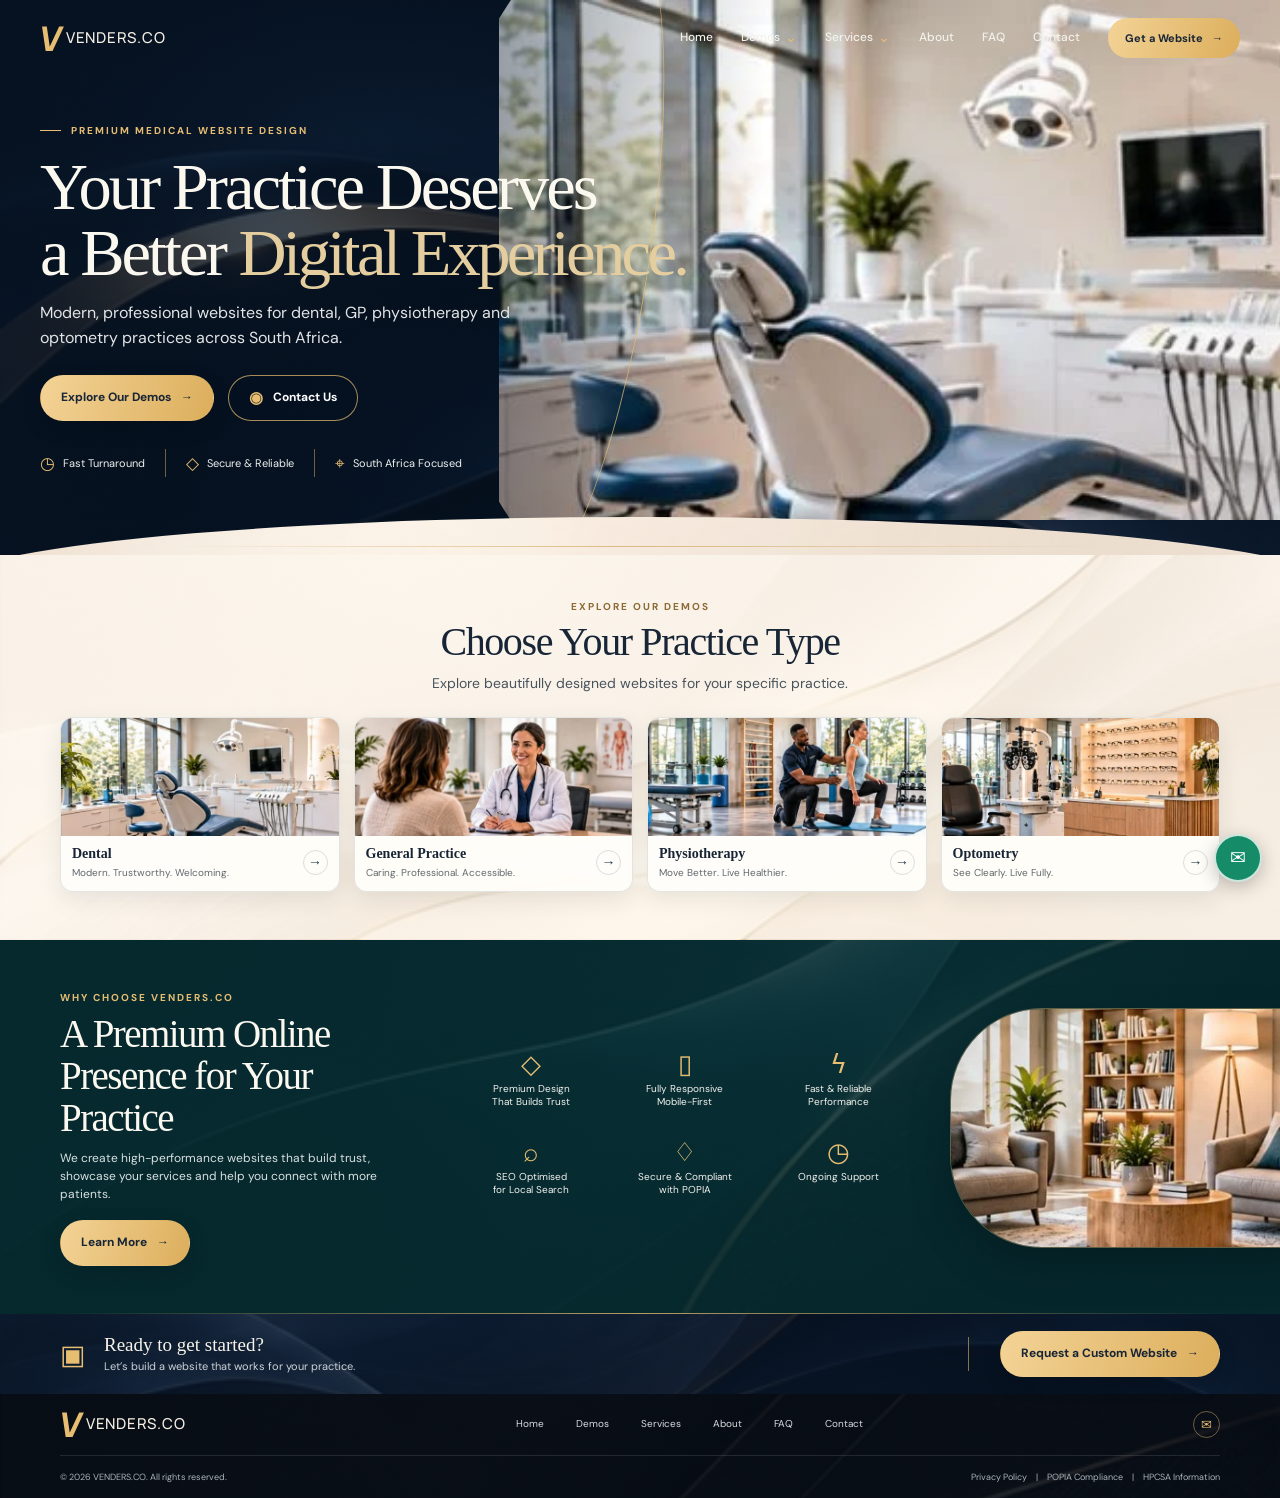
<file: index.html>
<!doctype html>
<html lang="en">
<head>
  <meta charset="utf-8">
  <meta name="viewport" content="width=device-width, initial-scale=1">
  <meta name="theme-color" content="#101a25">
  <meta name="description" content="VENDERS.CO builds premium, patient-centred websites for South African healthcare practices.">
  <title>VENDERS.CO Medical — Digital presence for better care</title>
  <link rel="canonical" href="/">
  <link rel="icon" href="favicon.svg" type="image/svg+xml">
  <meta property="og:type" content="website">
  <meta property="og:title" content="VENDERS.CO Medical — Digital presence for better care">
  <meta property="og:description" content="Premium, patient-centred websites for independent South African healthcare practices.">
  <meta name="twitter:card" content="summary">
  <meta name="twitter:title" content="VENDERS.CO Medical — Digital presence for better care">
  <meta name="twitter:description" content="Premium, patient-centred websites for independent South African healthcare practices.">
  <link rel="preload" href="assets/fonts/dm-sans-latin.woff2" as="font" type="font/woff2" crossorigin>
  <link rel="preload" href="assets/fonts/manrope-latin.woff2" as="font" type="font/woff2" crossorigin>
  <link rel="stylesheet" href="assets/css/main.css">
  <link rel="stylesheet" href="assets/css/homepage.css">
  <link rel="stylesheet" href="assets/css/demonstrations.css">
  <link rel="stylesheet" href="assets/css/responsive.css">
  <link rel="stylesheet" href="assets/css/print.css" media="print">
  <script src="assets/js/medical-images.js" defer></script>
  <script src="assets/js/navigation.js" defer></script>
  <script src="assets/js/enquiry.js" defer></script>
  <script src="assets/js/demonstrations.js" defer></script>
  <script src="assets/js/homepage.js" defer></script>
</head>
<body class="home-page" id="top">
  <a class="skip-link" href="#main">Skip to content</a>
  <header class="site-header">
    <div class="container header-inner">
      <a class="brand home-brand" href="#top" aria-label="VENDERS.CO home"><span class="home-brand-mark" aria-hidden="true">V</span><span>VENDERS.CO</span></a>
      <button class="menu-toggle" type="button" aria-expanded="false" aria-controls="primary-navigation"><span class="sr-only">Open menu</span><span></span><span></span></button>
      <nav class="primary-nav" id="primary-navigation" aria-label="Main navigation">
        <a href="#top" aria-current="location">Home</a>
        <details class="home-nav-dropdown">
          <summary>Demos <span class="home-nav-caret" aria-hidden="true">⌄</span></summary>
          <div class="home-nav-popover">
            <a href="#specialties">Explore all demos</a>
            <a href="demonstrations/dental.html">Dental</a>
            <a href="demonstrations/general-practice.html">General practice</a>
            <a href="demonstrations/physiotherapy.html">Physiotherapy</a>
            <a href="demonstrations/optometry.html">Optometry</a>
            <a href="demonstrations/dermatology.html">Dermatology</a>
            <a href="demonstrations/psychology.html">Psychology</a>
          </div>
        </details>
        <a href="#services">Services <span class="home-nav-caret" aria-hidden="true">⌄</span></a>
        <a href="#about">About</a>
        <details class="home-nav-faq" id="faq">
          <summary>FAQ</summary>
          <div class="home-nav-popover home-faq-popover">
            <p><strong>What do the practice demos show?</strong><br>They illustrate possible design directions. Practice information must be verified before publication.</p>
            <p><strong>Does the enquiry form send or store information?</strong><br>No. This demo form is local-only and does not transmit or store submissions.</p>
          </div>
        </details>
        <a href="#contact">Contact</a>
        <a class="nav-cta home-nav-cta" href="#contact">Get a Website <span aria-hidden="true">→</span></a>
      </nav>
    </div>
  </header>

  <main id="main">
    <section class="home-hero texture-bg texture-midnight" aria-labelledby="home-title">
      <div class="home-hero-media" aria-hidden="true">
        <img src="assets/images/medical/medical-dental-room.jpg" data-medical-image="dental" alt="" width="680" height="255" fetchpriority="high">
      </div>
      <div class="container home-hero-content">
        <p class="home-eyebrow"><span></span> PREMIUM MEDICAL WEBSITE DESIGN</p>
        <h1 id="home-title">Your Practice Deserves<br>a Better <em>Digital Experience.</em></h1>
        <p class="home-hero-copy">Modern, professional websites for dental, GP, physiotherapy and optometry practices across South Africa.</p>
        <div class="home-hero-actions">
          <a class="button home-button-gold" href="#specialties">Explore Our Demos <span aria-hidden="true">→</span></a>
          <a class="button home-button-outline" href="#contact"><span class="home-chat-icon" aria-hidden="true">◉</span> Contact Us</a>
        </div>
        <ul class="home-trust-list" aria-label="Our commitments">
          <li><span aria-hidden="true">◷</span> Fast Turnaround</li>
          <li><span aria-hidden="true">◇</span> Secure &amp; Reliable</li>
          <li><span aria-hidden="true">⌖</span> South Africa Focused</li>
        </ul>
      </div>
    </section>

    <section class="home-demos texture-bg texture-ivory" id="specialties" aria-labelledby="demo-title">
      <span class="home-anchor" id="introduction" aria-hidden="true"></span>
      <span class="home-anchor" id="work" aria-hidden="true"></span>
      <div class="container">
        <p class="home-eyebrow home-eyebrow-light">EXPLORE OUR DEMOS</p>
        <h2 id="demo-title">Choose Your Practice Type</h2>
        <p class="home-section-lead">Explore beautifully designed websites for your specific practice.</p>
        <div class="home-demo-grid">
          <a class="home-demo-card" href="demonstrations/dental.html">
            <span class="home-demo-image"><img src="assets/images/medical/medical-dental-room.jpg" data-medical-image="dental" alt="Contemporary dental treatment room" width="680" height="255" loading="lazy"></span>
            <span class="home-demo-copy"><span><strong>Dental</strong><small>Modern. Trustworthy. Welcoming.</small></span><span class="home-demo-arrow" aria-hidden="true">→</span></span>
          </a>
          <a class="home-demo-card" href="demonstrations/general-practice.html">
            <span class="home-demo-image"><img src="assets/images/medical/medical-gp-consultation.jpg" data-medical-image="general" alt="Doctor meeting with a patient in a bright practice" width="680" height="255" loading="lazy"></span>
            <span class="home-demo-copy"><span><strong>General Practice</strong><small>Caring. Professional. Accessible.</small></span><span class="home-demo-arrow" aria-hidden="true">→</span></span>
          </a>
          <a class="home-demo-card" href="demonstrations/physiotherapy.html">
            <span class="home-demo-image"><img src="assets/images/medical/medical-physiotherapy-session.jpg" data-medical-image="physiotherapy" alt="Guided physiotherapy and movement assessment" width="680" height="255" loading="lazy"></span>
            <span class="home-demo-copy"><span><strong>Physiotherapy</strong><small>Move Better. Live Healthier.</small></span><span class="home-demo-arrow" aria-hidden="true">→</span></span>
          </a>
          <a class="home-demo-card" href="demonstrations/optometry.html">
            <span class="home-demo-image"><img src="assets/images/medical/medical-optometry-showroom.jpg" data-medical-image="optometry" alt="Modern optometry practice with eyewear displays" width="680" height="255" loading="lazy"></span>
            <span class="home-demo-copy"><span><strong>Optometry</strong><small>See Clearly. Live Fully.</small></span><span class="home-demo-arrow" aria-hidden="true">→</span></span>
          </a>
        </div>
      </div>
    </section>

    <section class="home-features texture-bg texture-teal" id="services" aria-labelledby="features-title">
      <span class="home-anchor" id="about" aria-hidden="true"></span>
      <span class="home-anchor" id="approach" aria-hidden="true"></span>
      <span class="home-anchor" id="challenges" aria-hidden="true"></span>
      <span class="home-anchor" id="process" aria-hidden="true"></span>
      <div class="container home-features-grid">
        <div class="home-feature-intro">
          <p class="home-eyebrow">WHY CHOOSE VENDERS.CO</p>
          <h2 id="features-title">A Premium Online Presence for Your Practice</h2>
          <p>We create high-performance websites that build trust, showcase your services and help you connect with more patients.</p>
          <a class="button home-button-gold" href="#contact">Learn More <span aria-hidden="true">→</span></a>
        </div>
        <ul class="home-feature-list">
          <li><span class="home-feature-icon" aria-hidden="true">◇</span><span>Premium Design<br>That Builds Trust</span></li>
          <li><span class="home-feature-icon" aria-hidden="true">▯</span><span>Fully Responsive<br>Mobile-First</span></li>
          <li><span class="home-feature-icon" aria-hidden="true">ϟ</span><span>Fast &amp; Reliable<br>Performance</span></li>
          <li><span class="home-feature-icon" aria-hidden="true">⌕</span><span>SEO Optimised<br>for Local Search</span></li>
          <li><span class="home-feature-icon" aria-hidden="true">♢</span><span>Secure &amp; Compliant<br>with POPIA</span></li>
          <li><span class="home-feature-icon" aria-hidden="true">◷</span><span>Ongoing Support</span></li>
        </ul>
        <figure class="home-feature-photo">
          <img src="assets/images/medical/medical-psychology-room.jpg" data-medical-image="psychology" alt="Calm, welcoming patient reception area" width="680" height="255" loading="lazy">
        </figure>
      </div>
    </section>

    <section class="home-cta texture-bg texture-blue-silk" aria-label="Start a website project">
      <div class="container home-cta-inner">
        <span class="home-cta-icon" aria-hidden="true">▣</span>
        <div><h2>Ready to get started?</h2><p>Let’s build a website that works for your practice.</p></div>
        <span class="home-cta-divider" aria-hidden="true"></span>
        <a class="button home-button-gold" href="#contact">Request a Custom Website <span aria-hidden="true">→</span></a>
      </div>
    </section>
  </main>

  <footer class="home-footer texture-bg texture-charcoal">
    <div class="container home-footer-main">
      <a class="brand home-brand" href="#top" aria-label="VENDERS.CO home"><span class="home-brand-mark" aria-hidden="true">V</span><span>VENDERS.CO</span></a>
      <nav aria-label="Footer navigation"><a href="#top">Home</a><a href="#specialties">Demos</a><a href="#services">Services</a><a href="#about">About</a><a href="#faq">FAQ</a><a href="#contact">Contact</a></nav>
      <a class="home-footer-email" href="mailto:hello@venders.co" aria-label="Email VENDERS.CO">✉</a>
    </div>
    <div class="container home-footer-bottom"><span>© <span data-current-year>2026</span> VENDERS.CO. All rights reserved.</span><span>Privacy Policy <span aria-hidden="true">|</span> POPIA Compliance <span aria-hidden="true">|</span> HPCSA Information</span></div>
  </footer>
  <a class="home-float-contact" href="#contact" aria-label="Open the VENDERS.CO enquiry form"><span aria-hidden="true">✉</span></a>

  <dialog class="home-contact-dialog" id="contact" aria-labelledby="contact-title">
    <div class="home-dialog-header"><div><p class="home-eyebrow home-eyebrow-light">VENDERS.CO MEDICAL</p><h2 id="contact-title">Let’s talk about your practice.</h2></div><button class="home-dialog-close" type="button" data-contact-close aria-label="Close enquiry form">×</button></div>
    <p class="home-dialog-intro">Tell us what you would like to improve. This demo form does not transmit or store your information.</p>
    <form class="enquiry-form home-enquiry-form" data-enquiry-form>
      <div class="form-heading"><span>01 — SAY HELLO</span><span>Usually takes 2 minutes</span></div>
      <div class="form-row"><label>Your name<input name="name" autocomplete="name" required placeholder="Alex Morgan"></label><label>Work email<input name="email" type="email" autocomplete="email" required placeholder="alex@yourpractice.com"></label></div>
      <label>What kind of practice do you run?<select name="specialty" required><option value="" selected disabled>Choose a specialty</option><option>Dental</option><option>General practice</option><option>Dermatology</option><option>Physiotherapy</option><option>Psychology</option><option>Optometry</option><option>Other healthcare practice</option></select></label>
      <label>What would you like to improve?<textarea name="message" rows="3" placeholder="A new website, a better booking experience…"></textarea></label>
      <button class="button home-button-gold" type="submit">Send an enquiry <span aria-hidden="true">→</span></button>
      <p class="form-note">This demo form does not transmit or store your information. Connect a secure enquiry service before using it with real patient or business details.</p>
      <p class="form-feedback" data-form-feedback role="status" aria-live="polite"></p>
    </form>
  </dialog>
</body>
</html>
</file>
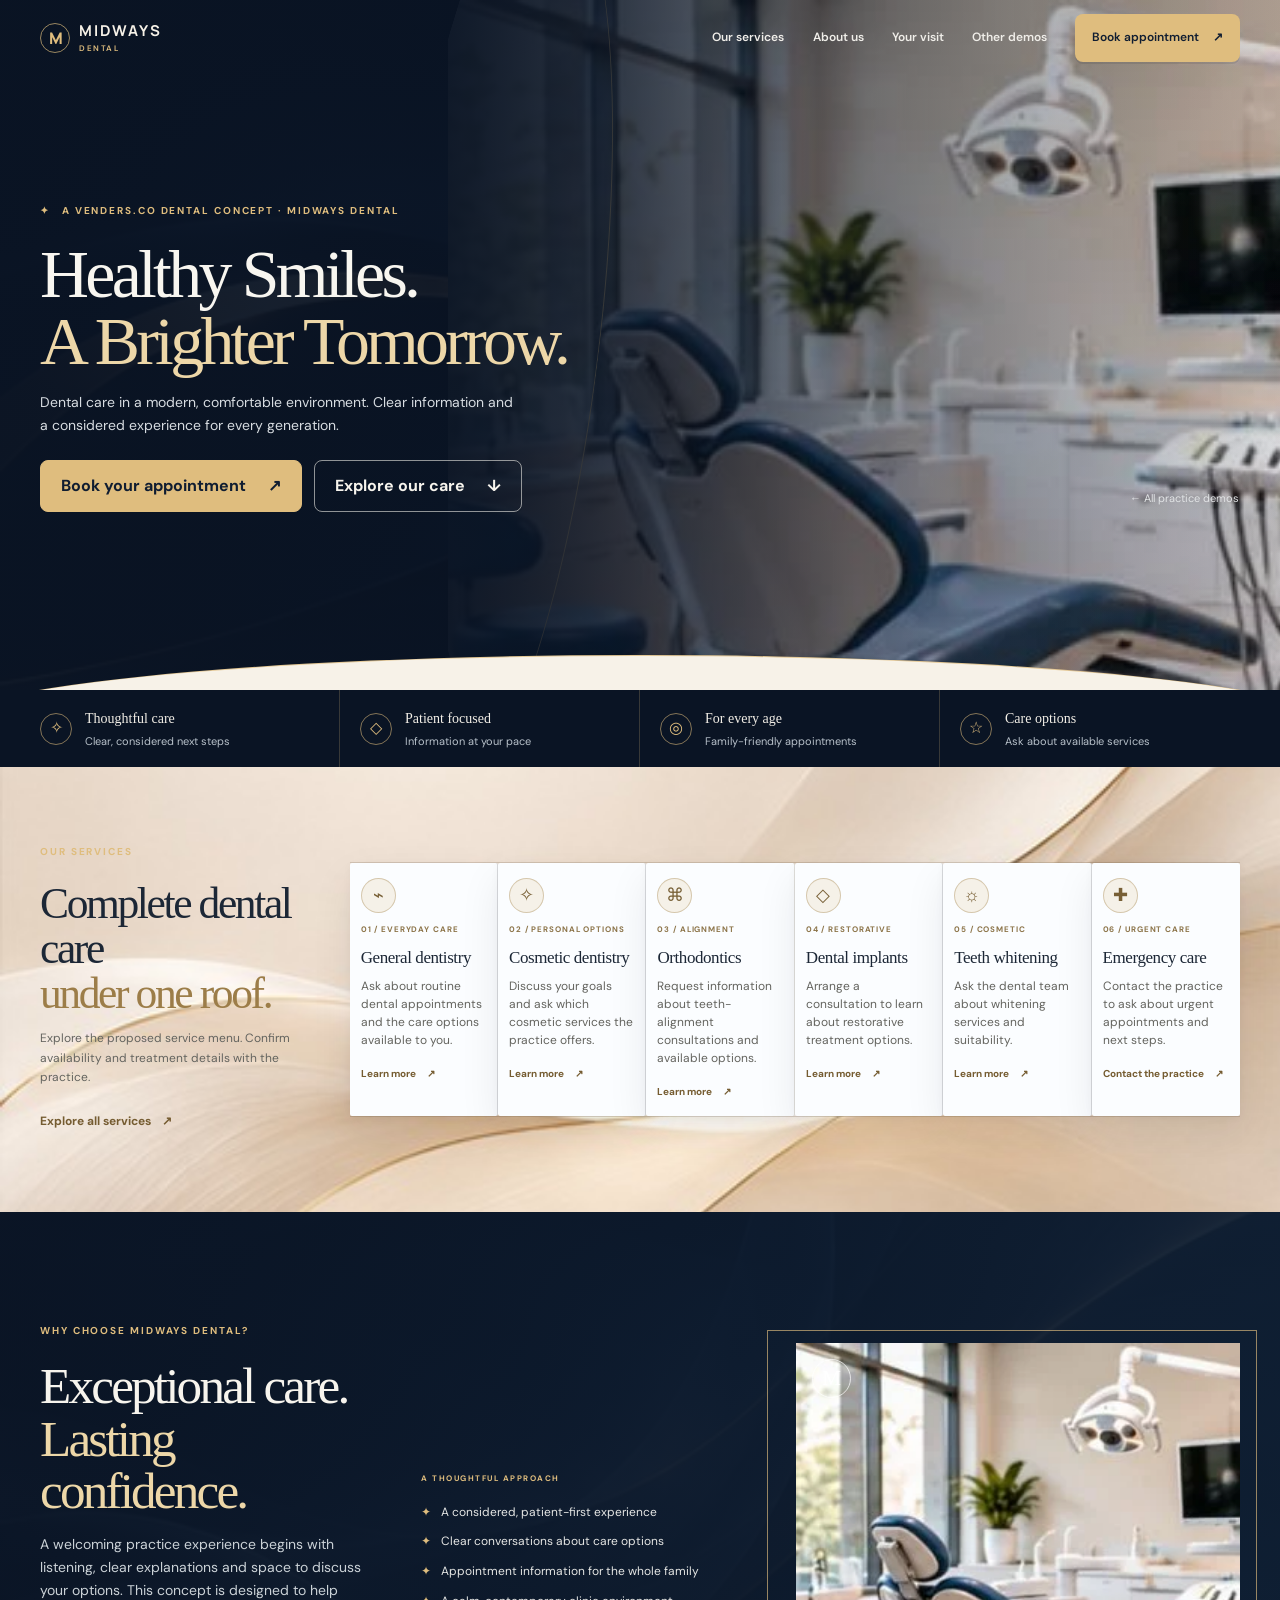
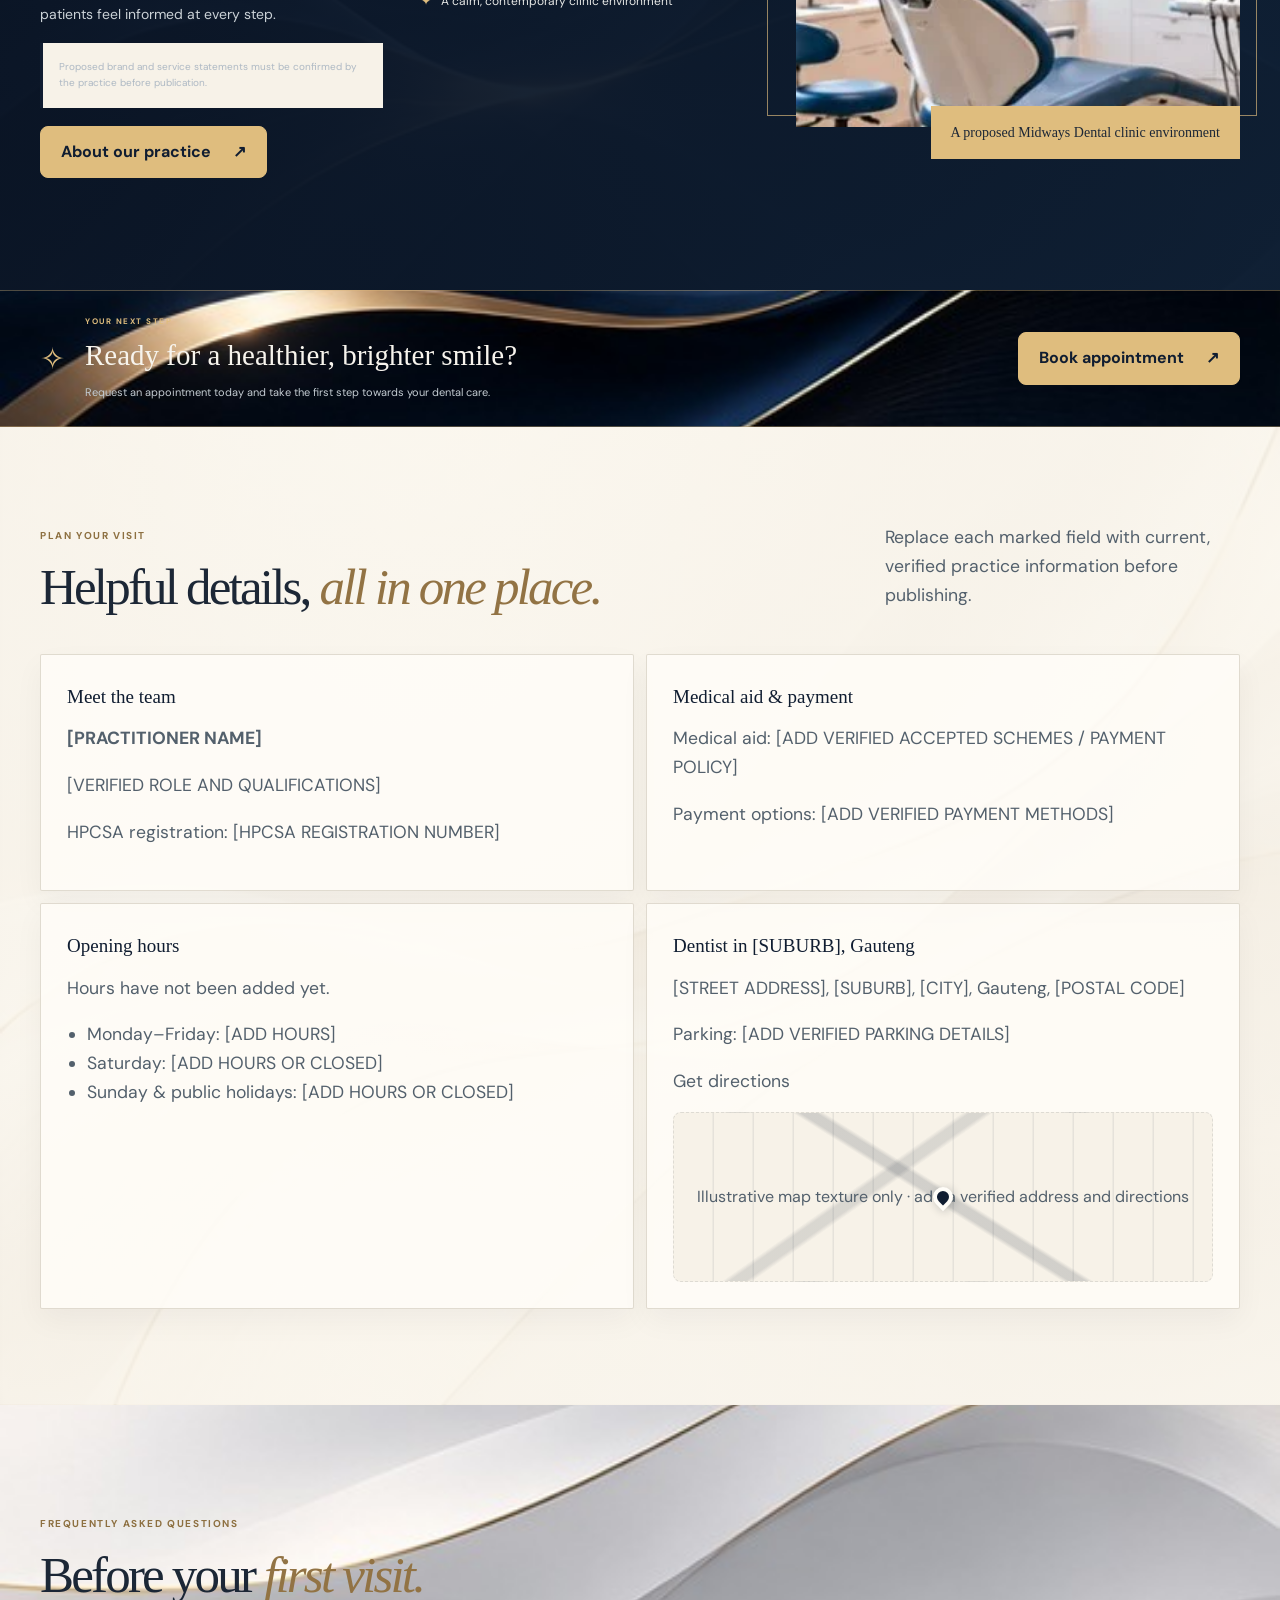
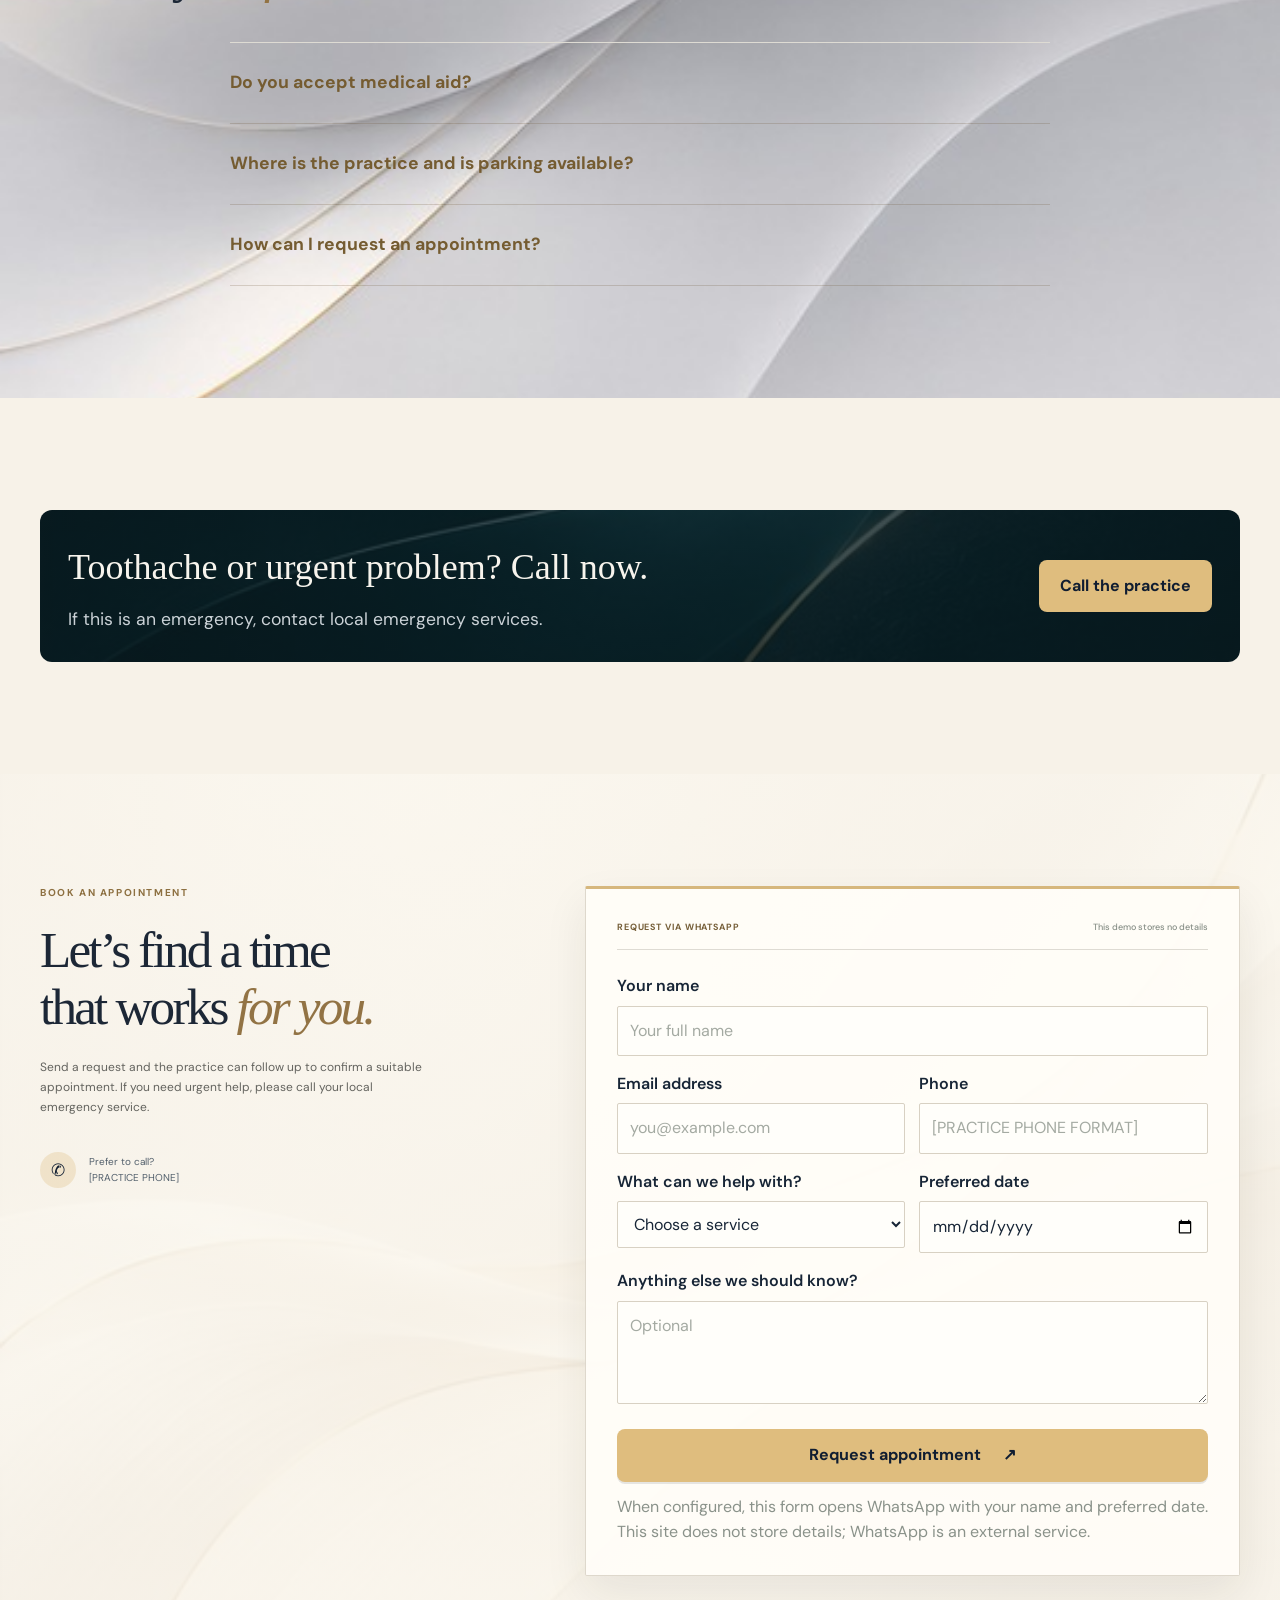
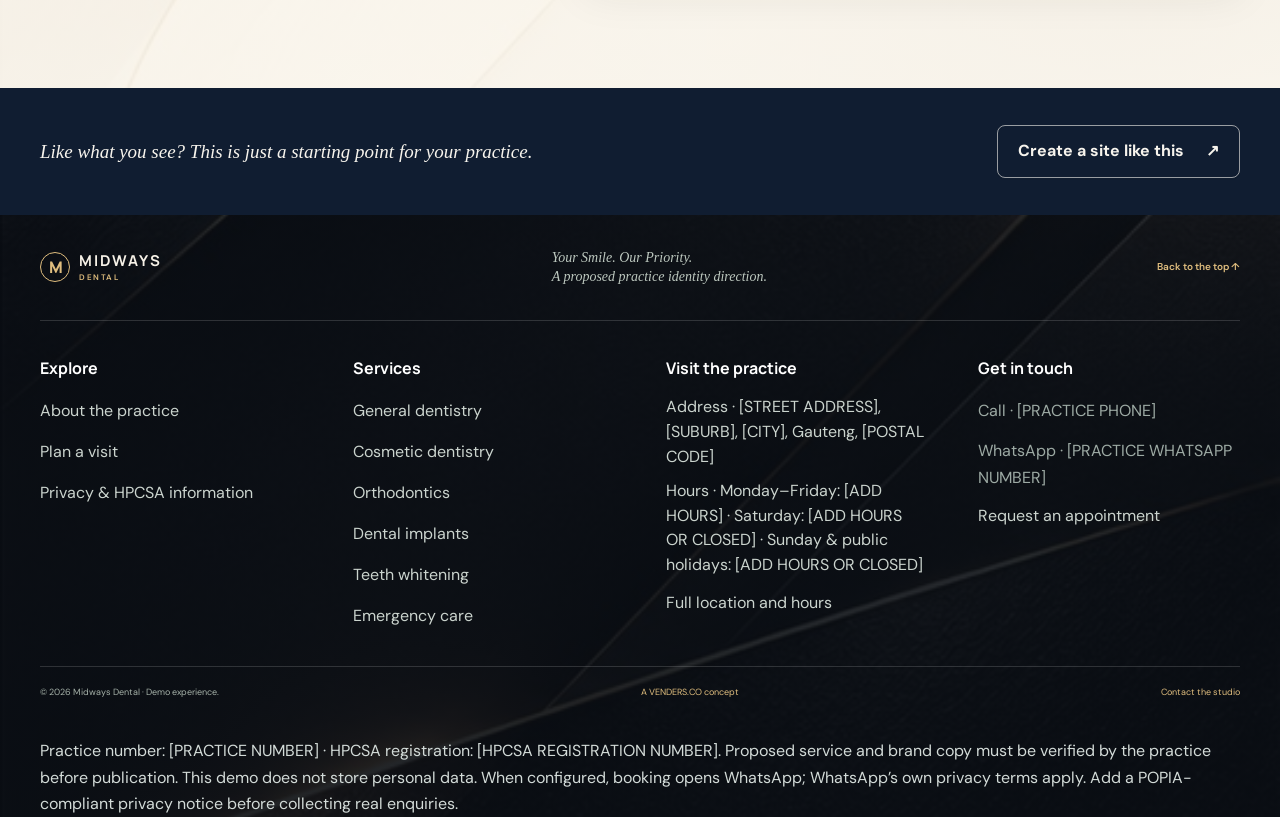
<file: demonstrations/dental.html>
<!doctype html>
<html lang="en">
<head>
  <meta charset="utf-8">
  <meta name="viewport" content="width=device-width, initial-scale=1">
  <meta name="theme-color" content="#101a25">
  <meta name="description" content="MIDWAYS DENTAL — a proposed modern, welcoming dental practice website concept by VENDERS.CO.">
  <title>MIDWAYS DENTAL — Your Smile. Our Priority.</title>
  <meta name="robots" content="noindex, nofollow">
  <link rel="canonical" href="/demonstrations/dental.html">
  <link rel="icon" href="../favicon.svg" type="image/svg+xml">
  <meta property="og:type" content="website">
  <meta property="og:title" content="MIDWAYS DENTAL — Your Smile. Our Priority.">
  <meta property="og:description" content="A proposed modern, welcoming dental practice website concept by VENDERS.CO. Verify practice information before publishing.">
  <meta name="twitter:card" content="summary">
  <meta name="twitter:title" content="MIDWAYS DENTAL — Your Smile. Our Priority.">
  <meta name="twitter:description" content="A proposed modern, welcoming dental practice website concept by VENDERS.CO. Verify practice information before publishing.">
  <script type="application/ld+json">{"@context":"https://schema.org","@type":"Dentist","name":"Midways Dental","telephone":"[PRACTICE PHONE]","address":{"@type":"PostalAddress","streetAddress":"[STREET ADDRESS]","addressLocality":"[SUBURB, CITY]","addressRegion":"Gauteng","postalCode":"[POSTAL CODE]","addressCountry":"ZA"},"areaServed":"[SUBURB], Gauteng","openingHours":"[ADD VERIFIED OPENING HOURS]","sameAs":["[ADD SOCIAL PROFILE URL]"]}</script>
  <script type="application/ld+json">{"@context":"https://schema.org","@type":"FAQPage","mainEntity":[{"@type":"Question","name":"Do you accept medical aid?","acceptedAnswer":{"@type":"Answer","text":"[ADD THE PRACTICE’S VERIFIED MEDICAL-AID POLICY.]"}},{"@type":"Question","name":"Where is the practice and is parking available?","acceptedAnswer":{"@type":"Answer","text":"[ADD THE VERIFIED ADDRESS, DIRECTIONS AND PARKING DETAILS.]"}},{"@type":"Question","name":"How can I request an appointment?","acceptedAnswer":{"@type":"Answer","text":"Use the booking form to prepare a WhatsApp request. The practice must configure its WhatsApp number before the request can be sent."}}]}</script>
  <link rel="preload" href="../assets/fonts/dm-sans-latin.woff2" as="font" type="font/woff2" crossorigin>
  <link rel="preload" href="../assets/fonts/manrope-latin.woff2" as="font" type="font/woff2" crossorigin>
  <link rel="stylesheet" href="../assets/css/main.css">
  <link rel="stylesheet" href="../assets/css/demonstrations.css">
  <link rel="stylesheet" href="../assets/css/responsive.css">
  <link rel="stylesheet" href="../assets/css/dental.css">
  <link rel="stylesheet" href="../assets/css/print.css" media="print">
  <script src="../assets/js/medical-images.js" defer></script>
  <script src="../assets/js/navigation.js" defer></script>
  <script src="../assets/js/booking.js" defer></script>
  <script src="../assets/js/practice.js" defer></script>
</head>
<body class="specialty-page specialty-dental" data-specialty="Dental care" data-practice="Midways Dental" data-phone="[PRACTICE PHONE]" data-whatsapp="[PRACTICE WHATSAPP NUMBER]" data-directions="" data-opening-hours="{}">
  <a class="skip-link" href="#main">Skip to content</a>
  <header class="site-header dental-header"><div class="container header-inner">
    <a class="brand practice-brand" href="#main" aria-label="Midways Dental home"><span class="brand-mark">M</span><span class="brand-lockup">MIDWAYS<small>DENTAL</small></span></a>
    <button class="menu-toggle" type="button" aria-expanded="false" aria-controls="primary-navigation"><span class="sr-only">Open menu</span><span></span><span></span></button>
    <nav class="primary-nav" id="primary-navigation" aria-label="Main navigation"><a href="#care">Our services</a><a href="#about">About us</a><a href="#practice-details">Your visit</a><a href="../index.html#specialties">Other demos</a><a class="nav-cta" href="#book">Book appointment <span aria-hidden="true">↗</span></a></nav>
  </div></header>
  <main id="main">
    <section class="dental-hero" aria-labelledby="dental-title">
      <div class="dental-hero-photo"><img class="medical-image" src="../assets/images/medical/medical-dental-room.jpg" data-medical-image="dental" alt="Contemporary dental treatment room with a chair, overhead light and daylight" width="680" height="255" fetchpriority="high"></div>
      <div class="container dental-hero-inner">
        <div class="dental-hero-copy">
          <p class="eyebrow"><span aria-hidden="true">✦</span> A VENDERS.CO dental concept · Midways Dental</p>
          <h1 id="dental-title">Healthy Smiles.<br><em>A Brighter Tomorrow.</em></h1>
          <p>Dental care in a modern, comfortable environment. Clear information and a considered experience for every generation.</p>
          <div class="hero-actions"><a class="button button-gold" href="#book">Book your appointment <span aria-hidden="true">↗</span></a><a class="button button-outline" href="#care">Explore our care <span aria-hidden="true">↓</span></a></div>
        </div>
        <a class="dental-back-link" href="../index.html#specialties">← All practice demos</a>
      </div>
      <div class="dental-gold-sweep" aria-hidden="true"></div>
    </section>
    <section class="dental-trust" aria-label="Our approach">
      <div class="container dental-trust-grid">
        <div><span class="dental-trust-icon" aria-hidden="true">✧</span><span><strong>Thoughtful care</strong><small>Clear, considered next steps</small></span></div>
        <div><span class="dental-trust-icon" aria-hidden="true">◇</span><span><strong>Patient focused</strong><small>Information at your pace</small></span></div>
        <div><span class="dental-trust-icon" aria-hidden="true">◎</span><span><strong>For every age</strong><small>Family-friendly appointments</small></span></div>
        <div><span class="dental-trust-icon" aria-hidden="true">☆</span><span><strong>Care options</strong><small>Ask about available services</small></span></div>
      </div>
    </section>
    <section class="dental-services section-pad" id="care" aria-labelledby="dental-services-title">
      <div class="container">
        <div class="dental-section-intro"><p class="eyebrow">Our services</p><h2 id="dental-services-title">Complete dental care<br><em>under one roof.</em></h2><p>Explore the proposed service menu. Confirm availability and treatment details with the practice.</p><a class="text-link" href="#book">Explore all services <span aria-hidden="true">↗</span></a></div>
        <div class="care-cards dental-service-grid" data-static-services>
          <article class="care-card dental-service-card"><span class="care-icon" aria-hidden="true">⌁</span><span class="care-kicker">01 / EVERYDAY CARE</span><h3>General dentistry</h3><p>Ask about routine dental appointments and the care options available to you.</p><a href="#book" class="text-link">Learn more <span aria-hidden="true">↗</span></a></article>
          <article class="care-card dental-service-card"><span class="care-icon" aria-hidden="true">✧</span><span class="care-kicker">02 / PERSONAL OPTIONS</span><h3>Cosmetic dentistry</h3><p>Discuss your goals and ask which cosmetic services the practice offers.</p><a href="#book" class="text-link">Learn more <span aria-hidden="true">↗</span></a></article>
          <article class="care-card dental-service-card"><span class="care-icon" aria-hidden="true">⌘</span><span class="care-kicker">03 / ALIGNMENT</span><h3>Orthodontics</h3><p>Request information about teeth-alignment consultations and available options.</p><a href="#book" class="text-link">Learn more <span aria-hidden="true">↗</span></a></article>
          <article class="care-card dental-service-card"><span class="care-icon" aria-hidden="true">◇</span><span class="care-kicker">04 / RESTORATIVE</span><h3>Dental implants</h3><p>Arrange a consultation to learn about restorative treatment options.</p><a href="#book" class="text-link">Learn more <span aria-hidden="true">↗</span></a></article>
          <article class="care-card dental-service-card"><span class="care-icon" aria-hidden="true">☼</span><span class="care-kicker">05 / COSMETIC</span><h3>Teeth whitening</h3><p>Ask the dental team about whitening services and suitability.</p><a href="#book" class="text-link">Learn more <span aria-hidden="true">↗</span></a></article>
          <article class="care-card dental-service-card"><span class="care-icon" aria-hidden="true">✚</span><span class="care-kicker">06 / URGENT CARE</span><h3>Emergency care</h3><p>Contact the practice to ask about urgent appointments and next steps.</p><a href="#book" class="text-link">Contact the practice <span aria-hidden="true">↗</span></a></article>
        </div>
      </div>
    </section>
    <section class="dental-about section-pad" id="about" aria-labelledby="dental-about-title">
      <div class="container dental-about-grid">
        <div class="dental-about-copy"><p class="eyebrow">Why choose Midways Dental?</p><h2 id="dental-about-title">Exceptional care.<br><em>Lasting confidence.</em></h2><p>A welcoming practice experience begins with listening, clear explanations and space to discuss your options. This concept is designed to help patients feel informed at every step.</p><p class="demo-disclaimer">Proposed brand and service statements must be confirmed by the practice before publication.</p><a class="button button-gold" href="#about-team">About our practice <span aria-hidden="true">↗</span></a></div>
        <div class="dental-about-reasons"><p class="eyebrow">A thoughtful approach</p><ul class="dental-about-points"><li><span aria-hidden="true">✦</span> A considered, patient-first experience</li><li><span aria-hidden="true">✦</span> Clear conversations about care options</li><li><span aria-hidden="true">✦</span> Appointment information for the whole family</li><li><span aria-hidden="true">✦</span> A calm, contemporary clinic environment</li></ul></div>
        <figure class="dental-about-photo"><img class="medical-image" src="../assets/images/medical/medical-dental-room.jpg" data-medical-image="dental" alt="Bright, contemporary dental clinic interior" width="680" height="255" loading="lazy"><figcaption>A proposed Midways Dental clinic environment</figcaption><span class="dental-photo-mark" aria-hidden="true">M</span></figure>
      </div>
    </section>
    <section class="dental-appointment-cta" aria-label="Appointment call to action">
      <div class="container dental-appointment-cta-inner"><span class="dental-cta-icon" aria-hidden="true">✧</span><div><p class="eyebrow">Your next step</p><h2>Ready for a healthier, brighter smile?</h2><p>Request an appointment today and take the first step towards your dental care.</p></div><a class="button button-gold" href="#book">Book appointment <span aria-hidden="true">↗</span></a></div>
    </section>
    <section class="practice-details section-pad" id="practice-details"><div class="container"><div class="section-heading"><div><p class="eyebrow">Plan your visit</p><h2>Helpful details, <em>all in one place.</em></h2></div><p>Replace each marked field with current, verified practice information before publishing.</p></div><div class="practice-details-grid"><article class="practice-card" id="about-team"><h3>Meet the team</h3><p><strong>[PRACTITIONER NAME]</strong></p><p>[VERIFIED ROLE AND QUALIFICATIONS]</p><p>HPCSA registration: [HPCSA REGISTRATION NUMBER]</p></article><article class="practice-card"><h3>Medical aid & payment</h3><p>Medical aid: [ADD VERIFIED ACCEPTED SCHEMES / PAYMENT POLICY]</p><p>Payment options: [ADD VERIFIED PAYMENT METHODS]</p></article><article class="practice-card"><h3>Opening hours</h3><p data-hours-status role="status" aria-live="polite">Hours have not been added yet.</p><ul><li>Monday–Friday: [ADD HOURS]</li><li>Saturday: [ADD HOURS OR CLOSED]</li><li>Sunday & public holidays: [ADD HOURS OR CLOSED]</li></ul></article><article class="practice-card"><h3>Dentist in [SUBURB], Gauteng</h3><p>[STREET ADDRESS], [SUBURB], [CITY], Gauteng, [POSTAL CODE]</p><p>Parking: [ADD VERIFIED PARKING DETAILS]</p><a href="#practice-details" data-practice-directions aria-disabled="true">Get directions</a><div class="practice-map" role="img" aria-label="Map placeholder; add the verified practice location before publishing">[ADD VERIFIED MAP]</div></article></div></div></section>
    <section class="practice-faq section-pad"><div class="container"><div class="section-heading"><div><p class="eyebrow">Frequently asked questions</p><h2>Before your <em>first visit.</em></h2></div></div><div class="practice-faq-list"><details><summary>Do you accept medical aid?</summary><p>[ADD THE PRACTICE’S VERIFIED MEDICAL-AID POLICY.]</p></details><details><summary>Where is the practice and is parking available?</summary><p>[ADD THE VERIFIED ADDRESS, DIRECTIONS AND PARKING DETAILS.]</p></details><details><summary>How can I request an appointment?</summary><p>Use the booking form to prepare a WhatsApp request. The practice must configure its WhatsApp number before the request can be sent.</p></details></div></div></section>
    <section class="section-pad"><div class="container practice-emergency"><div><h2>Toothache or urgent problem? Call now.</h2><p>If this is an emergency, contact local emergency services.</p></div><a class="button" href="#practice-details" data-practice-action="call" aria-disabled="true">Call the practice</a></div></section>
    <section class="book-section section-pad" id="book"><div class="container book-grid"><div class="book-copy"><p class="eyebrow">Book an appointment</p><h2>Let’s find a time<br>that works <em>for you.</em></h2><p>Send a request and the practice can follow up to confirm a suitable appointment. If you need urgent help, please call your local emergency service.</p><div class="book-contact"><span>✆</span><span>Prefer to call?<br><a data-practice-action="call" href="#practice-details" aria-disabled="true">[PRACTICE PHONE]</a></span></div></div>
      <form class="booking-form" data-booking-form><div class="form-heading"><span>REQUEST VIA WHATSAPP</span><span>This demo stores no details</span></div><label>Your name<input name="name" autocomplete="name" required placeholder="Your full name"></label><div class="form-row"><label>Email address<input name="email" type="email" autocomplete="email" required placeholder="you@example.com"></label><label>Phone<input name="phone" type="tel" autocomplete="tel" required placeholder="[PRACTICE PHONE FORMAT]"></label></div><div class="form-row"><label>What can we help with?<select name="service" required><option value="" selected disabled>Choose a service</option><option>General dentistry</option><option>Preventive care</option><option>Cosmetic dentistry consultation</option><option>Orthodontics</option><option>Dental implants</option><option>Teeth whitening</option><option>Emergency care</option><option>Other</option></select></label><label>Preferred date<input name="date" type="date" required></label></div><label>Anything else we should know?<textarea name="message" rows="3" placeholder="Optional"></textarea></label><button class="button button-dark" type="submit">Request appointment <span aria-hidden="true">↗</span></button><p class="form-note">When configured, this form opens WhatsApp with your name and preferred date. This site does not store details; WhatsApp is an external service.</p><p class="form-feedback" data-form-feedback role="status" aria-live="polite"></p></form>
    </div></section>
    <section class="specialty-back"><div class="container"><p>Like what you see? This is just a starting point for your practice.</p><a class="button button-outline" href="../index.html#contact">Create a site like this <span aria-hidden="true">↗</span></a></div></section>
  </main>
  <footer class="site-footer"><div class="container footer-top"><a class="brand brand-footer practice-brand" href="#main"><span class="brand-mark">M</span><span class="brand-lockup">MIDWAYS<small>DENTAL</small></span></a><p>Your Smile. Our Priority.<br>A proposed practice identity direction.</p><a class="footer-top-link" href="#main">Back to the top ↑</a></div><div class="container footer-bottom"><span>© <span data-current-year>2026</span> Midways Dental · Demo experience.</span><a href="../index.html">A VENDERS.CO concept</a><a href="mailto:hello@venders.co">Contact the studio</a></div><div class="container"><p class="compliance-note">Practice number: [PRACTICE NUMBER] · HPCSA registration: [HPCSA REGISTRATION NUMBER]. Proposed service and brand copy must be verified by the practice before publication. This demo does not store personal data. When configured, booking opens WhatsApp; WhatsApp’s own privacy terms apply. Add a POPIA-compliant privacy notice before collecting real enquiries.</p></div></footer>
  <nav class="mobile-actions" aria-label="Quick contact actions"><a href="#practice-details" data-practice-action="call" aria-disabled="true">Call</a><a href="#book" data-practice-action="whatsapp" aria-disabled="true">WhatsApp</a><a href="#book">Book</a></nav>
</body>
</html>
</file>
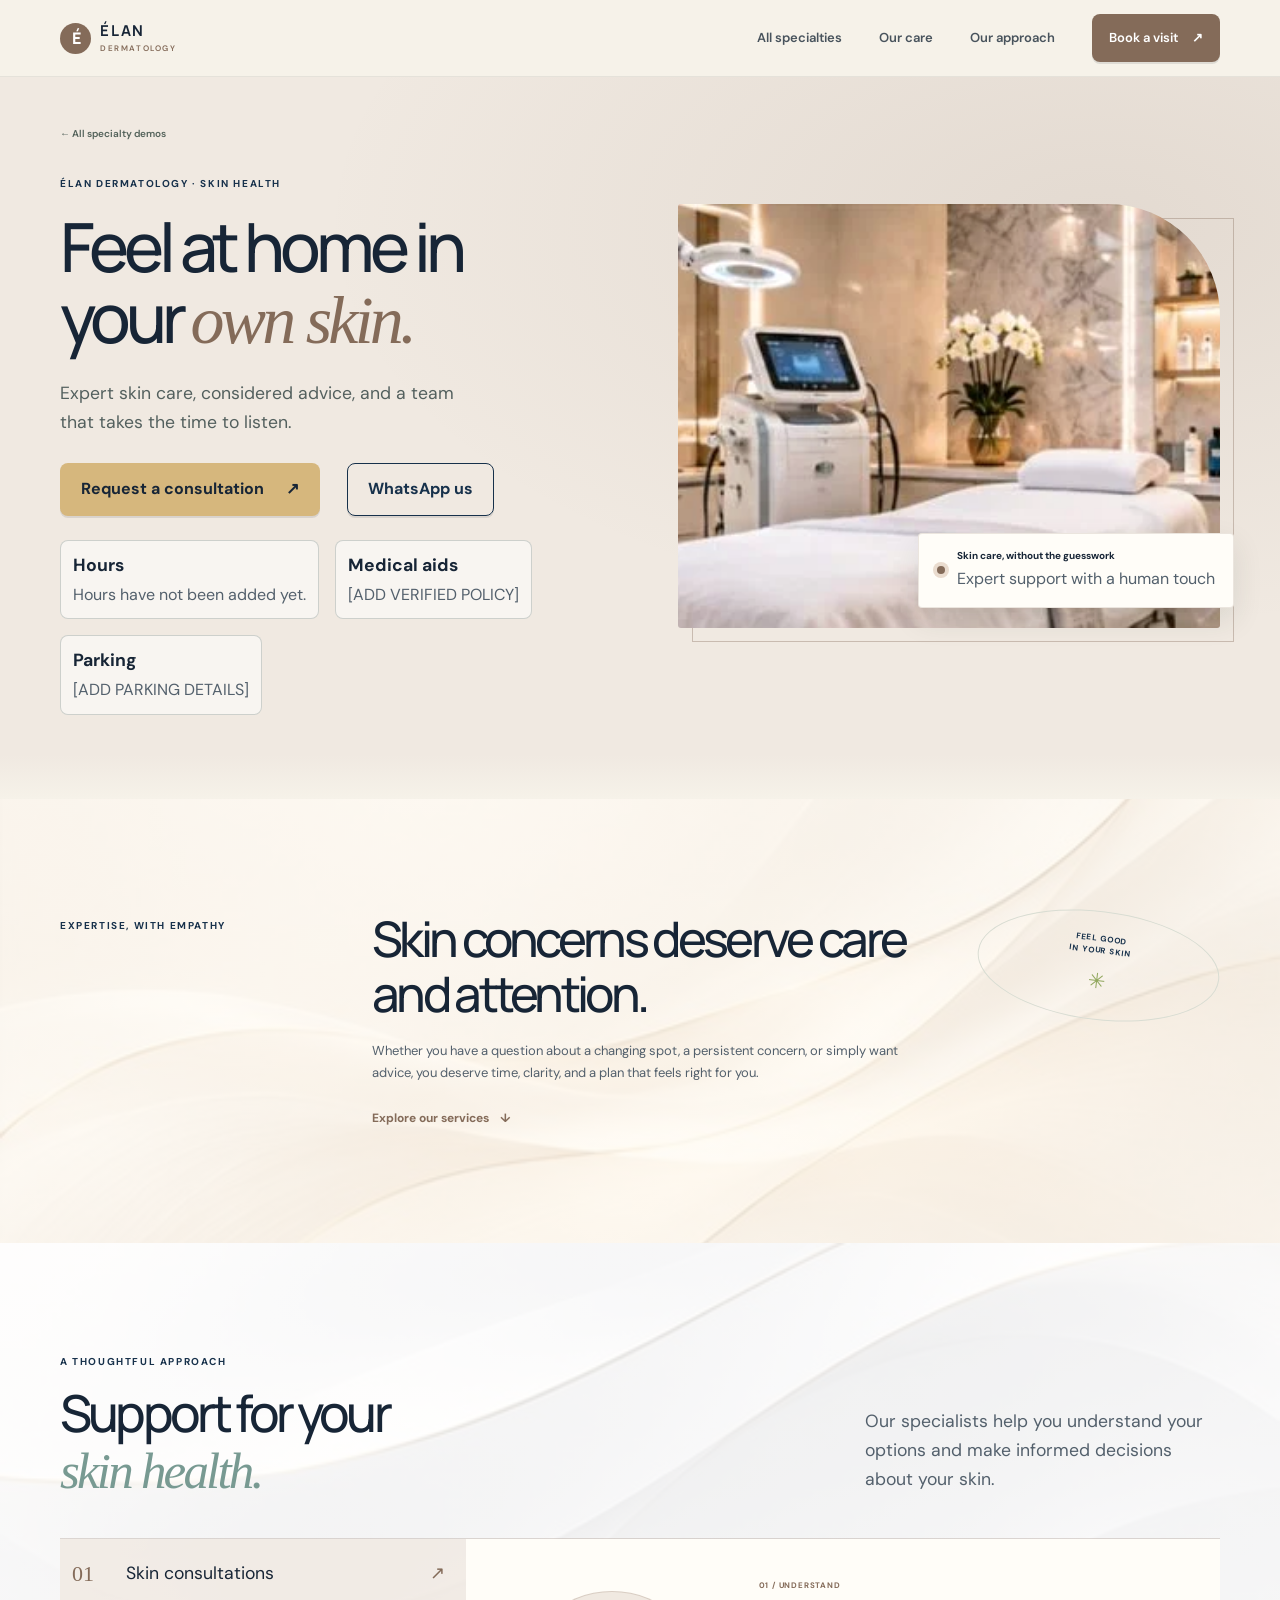
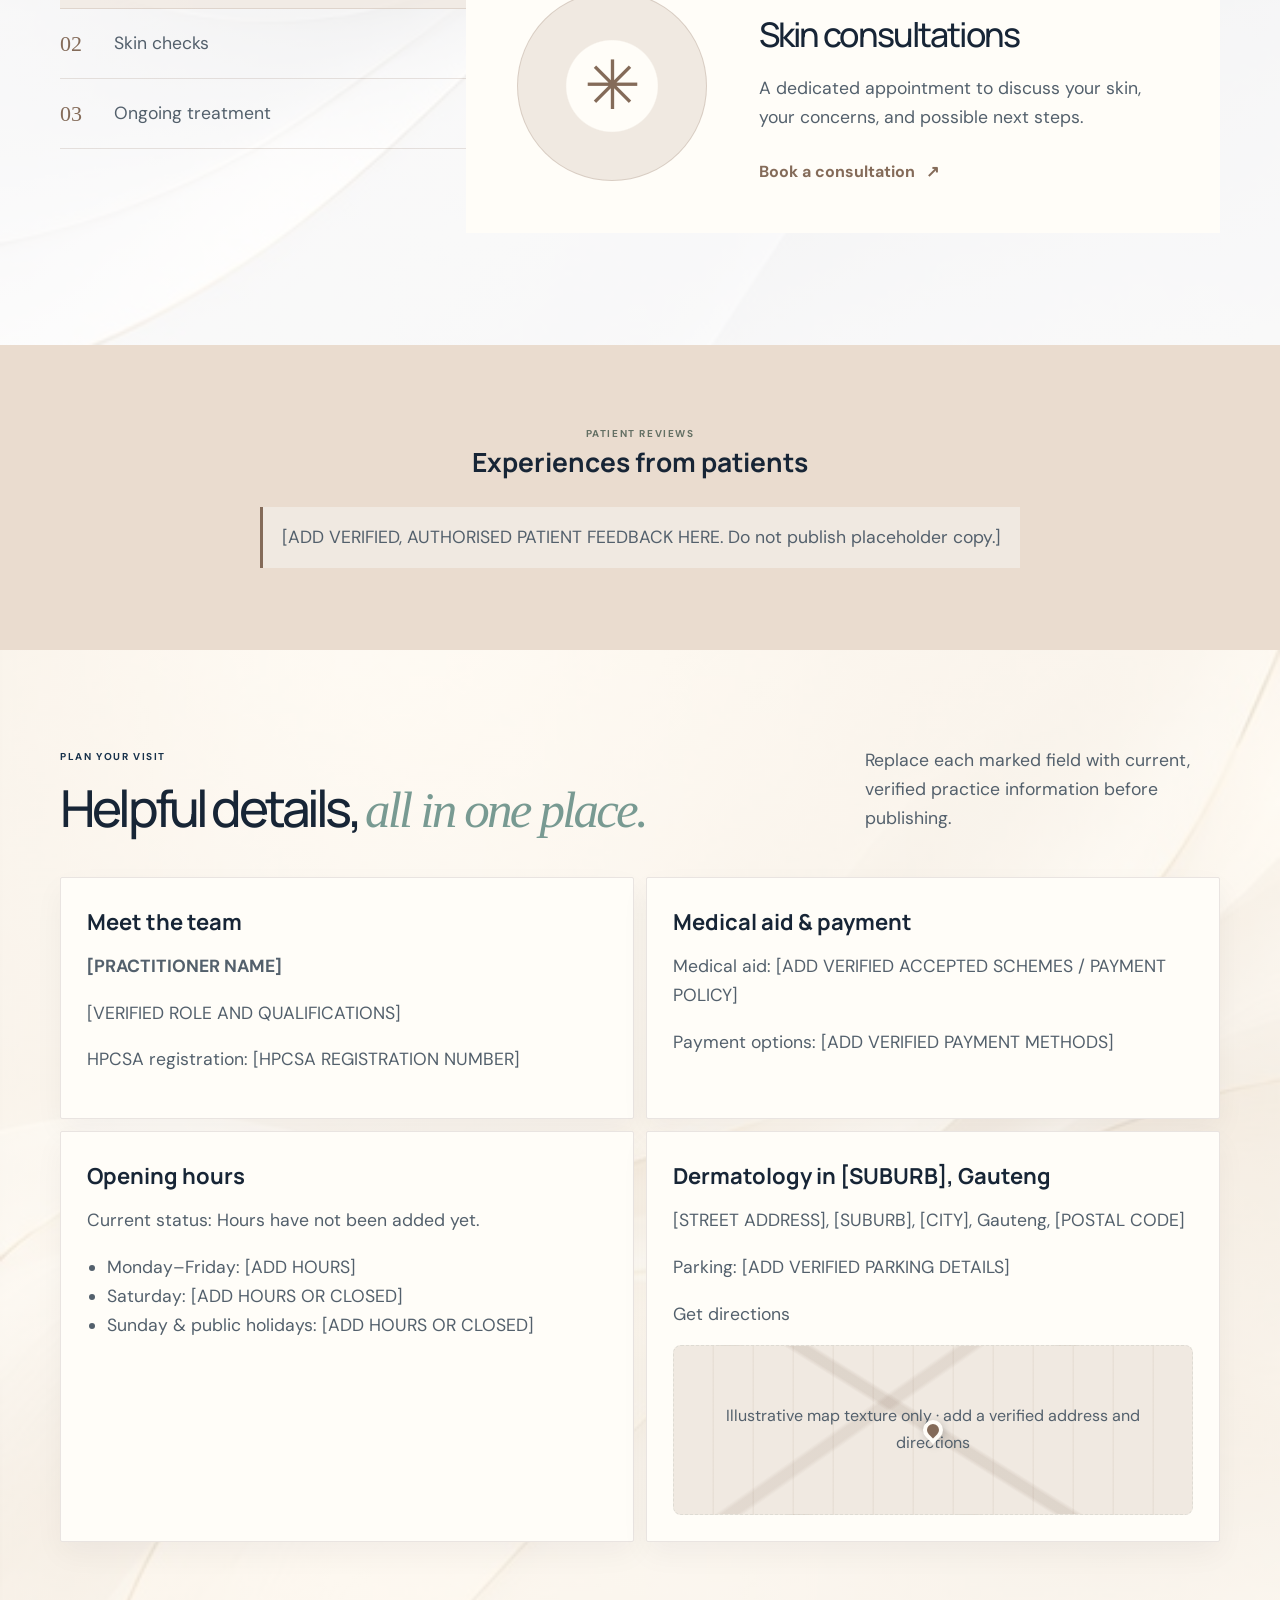
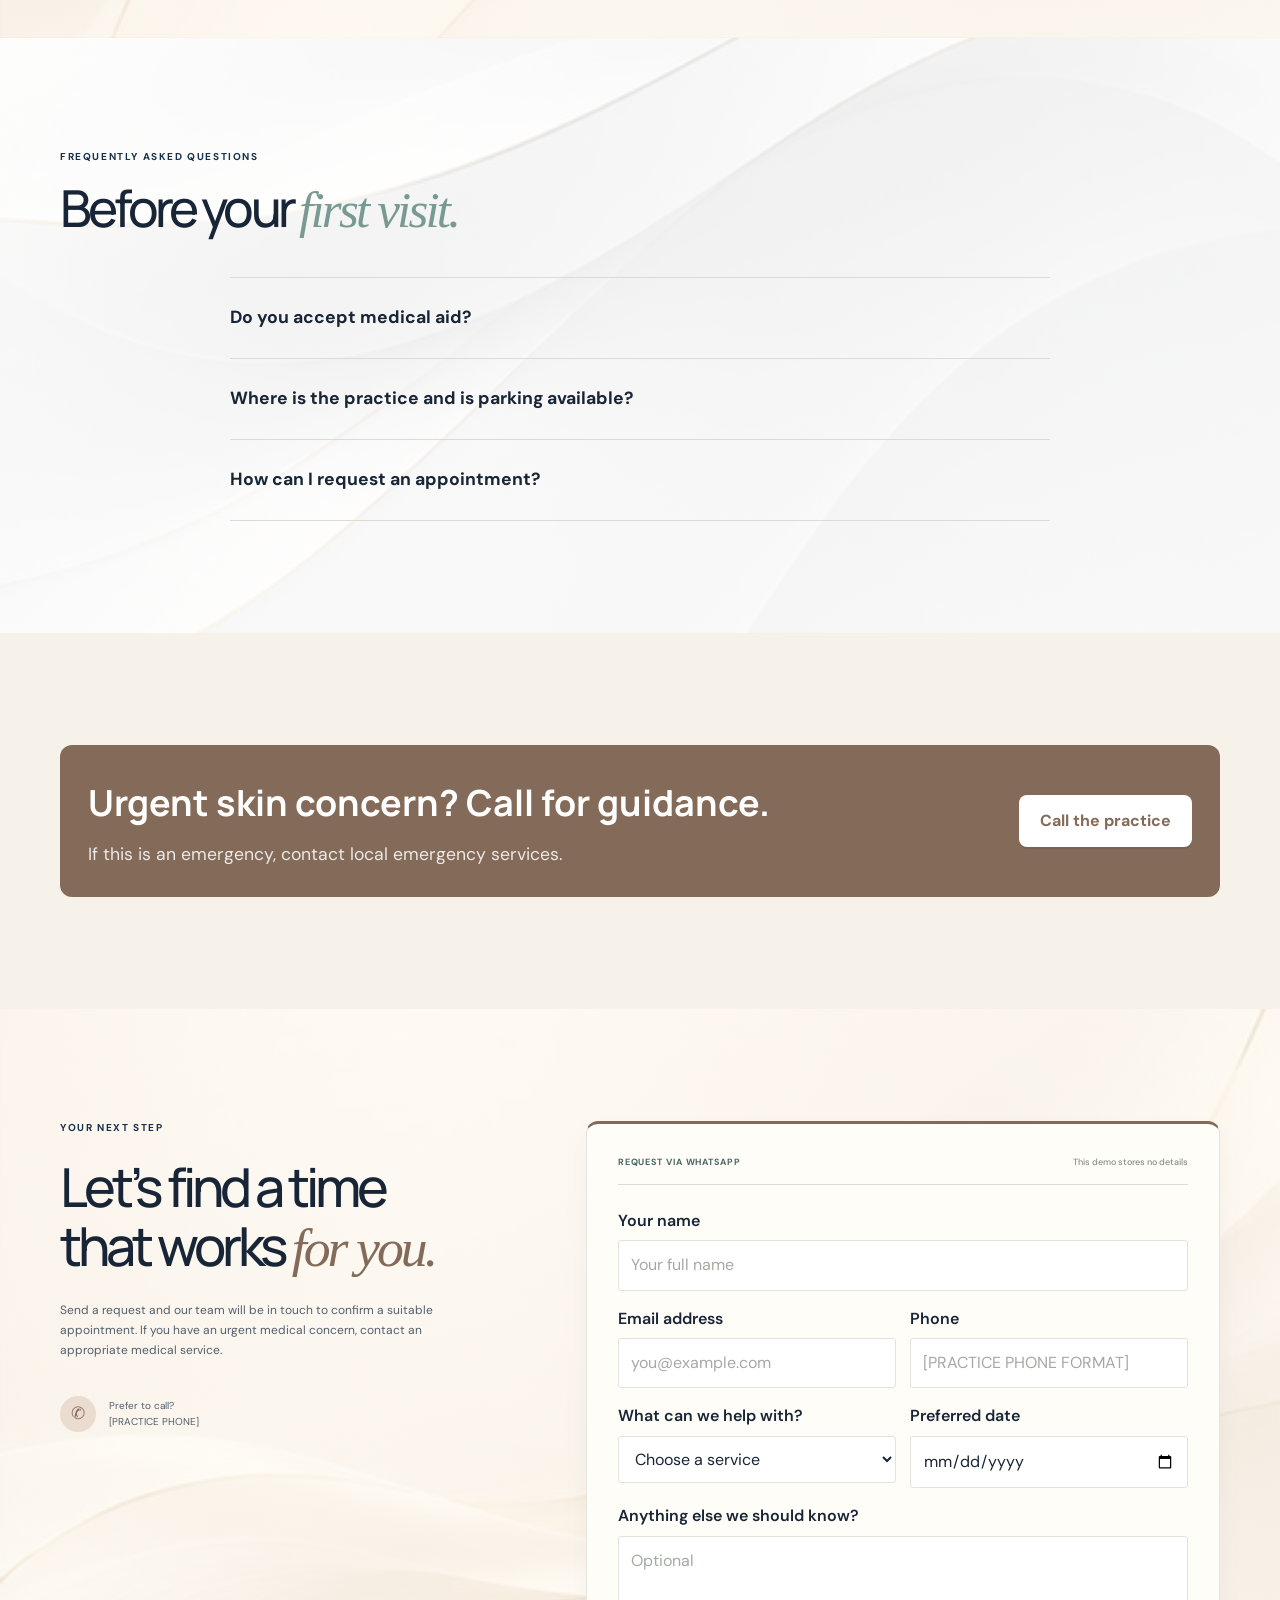
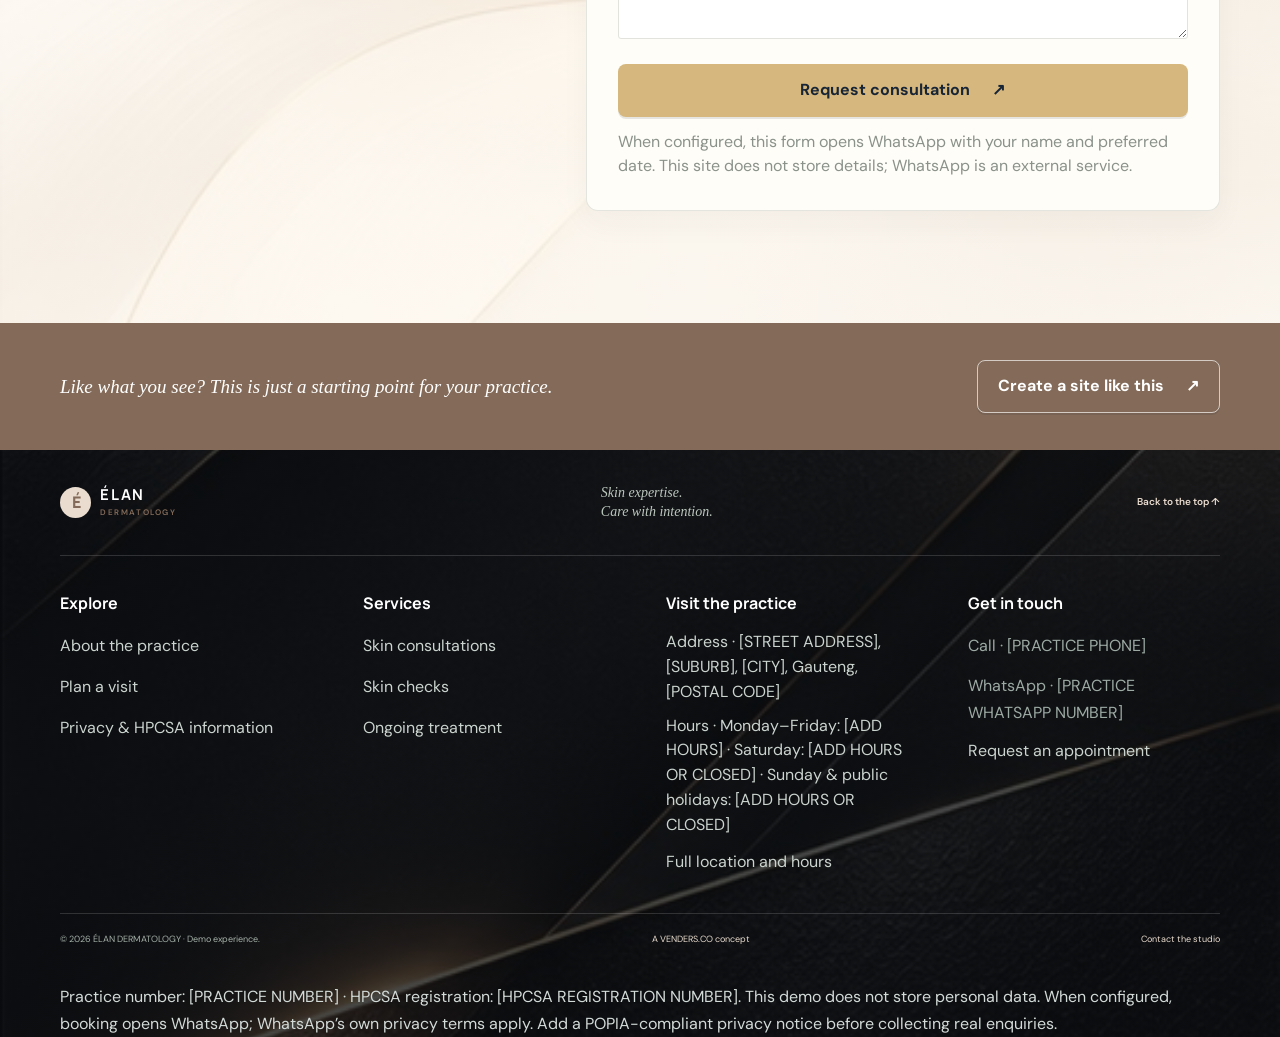
<file: demonstrations/dermatology.html>
<!doctype html>
<html lang="en">
<head>
  <meta charset="utf-8"><meta name="viewport" content="width=device-width, initial-scale=1"><meta name="theme-color" content="#f7f5ef">
  <meta name="description" content="ÉLAN DERMATOLOGY — considered skin health, specialist care and skincare consultations.">
  <title>ÉLAN DERMATOLOGY — Skin health, considered</title>
  <meta name="robots" content="noindex, nofollow">
  <link rel="canonical" href="/demonstrations/dermatology.html">
  <link rel="icon" href="../favicon.svg" type="image/svg+xml">
  <meta property="og:type" content="website">
  <meta property="og:title" content="ÉLAN DERMATOLOGY — Skin health, considered">
  <meta property="og:description" content="A VENDERS.CO dermatology concept. Replace all marked details before publishing.">
  <meta name="twitter:card" content="summary">
  <meta name="twitter:title" content="ÉLAN DERMATOLOGY — Skin health, considered">
  <meta name="twitter:description" content="A VENDERS.CO dermatology concept. Replace all marked details before publishing.">
  <script type="application/ld+json">{"@context":"https://schema.org","@type":"Physician","name":"[PRACTICE NAME]","telephone":"[PRACTICE PHONE]","address":{"@type":"PostalAddress","streetAddress":"[STREET ADDRESS]","addressLocality":"[SUBURB, CITY]","addressRegion":"Gauteng","postalCode":"[POSTAL CODE]","addressCountry":"ZA"},"areaServed":"[SUBURB], Gauteng","openingHours":"[ADD VERIFIED OPENING HOURS]","sameAs":["[ADD SOCIAL PROFILE URL]"]}</script>
  <script type="application/ld+json">{"@context":"https://schema.org","@type":"FAQPage","mainEntity":[{"@type":"Question","name":"Do you accept medical aid?","acceptedAnswer":{"@type":"Answer","text":"[ADD THE PRACTICE’S VERIFIED MEDICAL-AID POLICY.]"}},{"@type":"Question","name":"Where is the practice and is parking available?","acceptedAnswer":{"@type":"Answer","text":"[ADD THE VERIFIED ADDRESS, DIRECTIONS AND PARKING DETAILS.]"}},{"@type":"Question","name":"How can I request an appointment?","acceptedAnswer":{"@type":"Answer","text":"Use the booking form to prepare a WhatsApp request. The practice must configure its WhatsApp number before the request can be sent."}}]}</script>
  <link rel="preload" href="../assets/fonts/dm-sans-latin.woff2" as="font" type="font/woff2" crossorigin>
  <link rel="preload" href="../assets/fonts/manrope-latin.woff2" as="font" type="font/woff2" crossorigin>
  <link rel="stylesheet" href="../assets/css/main.css"><link rel="stylesheet" href="../assets/css/demonstrations.css"><link rel="stylesheet" href="../assets/css/responsive.css"><link rel="stylesheet" href="../assets/css/print.css" media="print">
  <script src="../assets/js/medical-images.js" defer></script><script src="../assets/js/navigation.js" defer></script><script src="../assets/js/booking.js" defer></script><script src="../assets/js/practice.js" defer></script>
</head>
<body class="specialty-page specialty-dermatology" data-specialty="Dermatology" data-practice="ÉLAN DERMATOLOGY" data-phone="[PRACTICE PHONE]" data-whatsapp="[PRACTICE WHATSAPP NUMBER]" data-directions="" data-opening-hours="{}">
  <a class="skip-link" href="#main">Skip to content</a><header class="site-header"><div class="container header-inner"><a class="brand practice-brand" href="../index.html" aria-label="Élan Dermatology demo home"><span class="brand-mark">É</span><span class="brand-lockup">ÉLAN<small>DERMATOLOGY</small></span></a><button class="menu-toggle" type="button" aria-expanded="false" aria-controls="primary-navigation"><span class="sr-only">Open menu</span><span></span><span></span></button><nav class="primary-nav" id="primary-navigation" aria-label="Main navigation"><a href="../index.html#specialties">All specialties</a><a href="#care">Our care</a><a href="#about">Our approach</a><a class="nav-cta" href="#book">Book a visit <span aria-hidden="true">↗</span></a></nav></div></header>
  <main id="main"><section class="specialty-hero section-pad"><div class="container specialty-hero-grid"><div class="specialty-hero-copy"><a class="back-link" href="../index.html#specialties">← All specialty demos</a><p class="eyebrow">ÉLAN DERMATOLOGY · Skin health</p><h1>Feel at home in your <em>own skin.</em></h1><p>Expert skin care, considered advice, and a team that takes the time to listen.</p><div class="hero-actions"><a class="button button-dark" href="#book">Request a consultation <span aria-hidden="true">↗</span></a><a class="button button-outline" href="#book" data-practice-action="whatsapp" aria-disabled="true">WhatsApp us</a></div><div class="practice-trust"><span><strong>Hours</strong><span data-hours-status role="status" aria-live="polite">Hours have not been added yet.</span></span><span><strong>Medical aids</strong><span>[ADD VERIFIED POLICY]</span></span><span><strong>Parking</strong><span>[ADD PARKING DETAILS]</span></span></div></div><div class="specialty-hero-art"><img class="medical-image" src="../assets/images/medical/medical-dermatology-room.jpg" data-medical-image="dermatology" alt="Dermatology treatment suite with skincare products, clinical equipment and warm lighting" width="680" height="245" fetchpriority="high"><div class="specialty-art-note"><span class="status-dot"></span><span><strong>Skin care, without the guesswork</strong><small>Expert support with a human touch</small></span></div></div></div></section>
  <section class="specialty-welcome section-pad" id="about"><div class="container welcome-grid"><p class="eyebrow">Expertise, with empathy</p><div><h2>Skin concerns deserve care and attention.</h2><p>Whether you have a question about a changing spot, a persistent concern, or simply want advice, you deserve time, clarity, and a plan that feels right for you.</p><a class="text-link" href="#care">Explore our services <span aria-hidden="true">↓</span></a></div><div class="welcome-stamp"><span>FEEL GOOD<br>IN YOUR SKIN</span><span class="stamp-star">✳</span></div></div></section>
  <section class="care-section section-pad" id="care"><div class="container"><div class="section-heading"><div><p class="eyebrow">A thoughtful approach</p><h2>Support for your<br><em>skin health.</em></h2></div><p>Our specialists help you understand your options and make informed decisions about your skin.</p></div><div class="care-cards"><article class="care-card"><span class="care-icon">✳</span><span class="care-kicker">01 / UNDERSTAND</span><h3>Skin consultations</h3><p>A dedicated appointment to discuss your skin, your concerns, and possible next steps.</p><a href="#book" class="text-link">Book a consultation <span>↗</span></a></article><article class="care-card"><span class="care-icon">⌁</span><span class="care-kicker">02 / ASSESS</span><h3>Skin checks</h3><p>Professional assessment and practical advice for changes or concerns you’ve noticed.</p><a href="#book" class="text-link">Ask about a skin check <span>↗</span></a></article><article class="care-card"><span class="care-icon">♡</span><span class="care-kicker">03 / CARE</span><h3>Ongoing treatment</h3><p>Personalized guidance and follow-up to help you manage your skin health over time.</p><a href="#book" class="text-link">Talk through your options <span>↗</span></a></article></div></div></section>
  <section class="specialty-quote section-pad"><div class="container quote-inner"><p class="eyebrow">Patient reviews</p><h2>Experiences from patients</h2><p class="demo-disclaimer">[ADD VERIFIED, AUTHORISED PATIENT FEEDBACK HERE. Do not publish placeholder copy.]</p></div></section>
  <section class="practice-details section-pad" id="practice-details"><div class="container"><div class="section-heading"><div><p class="eyebrow">Plan your visit</p><h2>Helpful details, <em>all in one place.</em></h2></div><p>Replace each marked field with current, verified practice information before publishing.</p></div><div class="practice-details-grid"><article class="practice-card" id="about-team"><h3>Meet the team</h3><p><strong>[PRACTITIONER NAME]</strong></p><p>[VERIFIED ROLE AND QUALIFICATIONS]</p><p>HPCSA registration: [HPCSA REGISTRATION NUMBER]</p></article><article class="practice-card"><h3>Medical aid & payment</h3><p>Medical aid: [ADD VERIFIED ACCEPTED SCHEMES / PAYMENT POLICY]</p><p>Payment options: [ADD VERIFIED PAYMENT METHODS]</p></article><article class="practice-card"><h3>Opening hours</h3><p>Current status: <span data-hours-status role="status" aria-live="polite">Hours have not been added yet.</span></p><ul><li>Monday–Friday: [ADD HOURS]</li><li>Saturday: [ADD HOURS OR CLOSED]</li><li>Sunday & public holidays: [ADD HOURS OR CLOSED]</li></ul></article>  <article class="practice-card"><h3>Dermatology in [SUBURB], Gauteng</h3><p>[STREET ADDRESS], [SUBURB], [CITY], Gauteng, [POSTAL CODE]</p><p>Parking: [ADD VERIFIED PARKING DETAILS]</p><a href="#practice-details" data-practice-directions aria-disabled="true">Get directions</a><div class="practice-map" role="img" aria-label="Map placeholder; add the verified practice location before publishing">[ADD VERIFIED MAP]</div></article></div></div></section>
  <section class="practice-faq section-pad"><div class="container"><div class="section-heading"><div><p class="eyebrow">Frequently asked questions</p><h2>Before your <em>first visit.</em></h2></div></div><div class="practice-faq-list"><details><summary>Do you accept medical aid?</summary><p>[ADD THE PRACTICE’S VERIFIED MEDICAL-AID POLICY.]</p></details><details><summary>Where is the practice and is parking available?</summary><p>[ADD THE VERIFIED ADDRESS, DIRECTIONS AND PARKING DETAILS.]</p></details><details><summary>How can I request an appointment?</summary><p>Use the booking form to prepare a WhatsApp request. The practice must configure its WhatsApp number before the request can be sent.</p></details></div></div></section>
  <section class="section-pad"><div class="container practice-emergency"><div><h2>Urgent skin concern? Call for guidance.</h2><p>If this is an emergency, contact local emergency services.</p></div><a class="button" href="#practice-details" data-practice-action="call" aria-disabled="true">Call the practice</a></div></section>
  <section class="book-section section-pad" id="book"><div class="container book-grid"><div class="book-copy"><p class="eyebrow">Your next step</p><h2>Let’s find a time<br>that works <em>for you.</em></h2><p>Send a request and our team will be in touch to confirm a suitable appointment. If you have an urgent medical concern, contact an appropriate medical service.</p><div class="book-contact"><span>✆</span><span>Prefer to call?<br><a data-practice-action="call" href="#practice-details" aria-disabled="true">[PRACTICE PHONE]</a></span></div></div><form class="booking-form" data-booking-form><div class="form-heading"><span>REQUEST VIA WHATSAPP</span><span>This demo stores no details</span></div><label>Your name<input name="name" autocomplete="name" required placeholder="Your full name"></label><div class="form-row"><label>Email address<input name="email" type="email" autocomplete="email" required placeholder="you@example.com"></label><label>Phone<input name="phone" type="tel" autocomplete="tel" required placeholder="[PRACTICE PHONE FORMAT]"></label></div><div class="form-row"><label>What can we help with?<select name="service" required><option value="" selected disabled>Choose a service</option><option>Skin consultation</option><option>Skin check</option><option>Ongoing treatment</option><option>Other skin concern</option></select></label><label>Preferred date<input name="date" type="date" required></label></div><label>Anything else we should know?<textarea name="message" rows="3" placeholder="Optional"></textarea></label><button class="button button-dark" type="submit">Request consultation <span aria-hidden="true">↗</span></button><p class="form-note">When configured, this form opens WhatsApp with your name and preferred date. This site does not store details; WhatsApp is an external service.</p><p class="form-feedback" data-form-feedback role="status" aria-live="polite"></p></form></div></section>
  <section class="specialty-back"><div class="container"><p>Like what you see? This is just a starting point for your practice.</p><a class="button button-outline" href="../index.html#contact">Create a site like this <span aria-hidden="true">↗</span></a></div></section></main>
  <footer class="site-footer"><div class="container footer-top"><a class="brand brand-footer practice-brand" href="../index.html"><span class="brand-mark">É</span><span class="brand-lockup">ÉLAN<small>DERMATOLOGY</small></span></a><p>Skin expertise.<br>Care with intention.</p><a class="footer-top-link" href="#main">Back to the top ↑</a></div><div class="container footer-bottom"><span>© <span data-current-year>2026</span> ÉLAN DERMATOLOGY · Demo experience.</span><a href="../index.html">A VENDERS.CO concept</a><a href="mailto:hello@venders.co">Contact the studio</a></div><div class="container"><p class="compliance-note">Practice number: [PRACTICE NUMBER] · HPCSA registration: [HPCSA REGISTRATION NUMBER]. This demo does not store personal data. When configured, booking opens WhatsApp; WhatsApp’s own privacy terms apply. Add a POPIA-compliant privacy notice before collecting real enquiries.</p></div></footer>
  <nav class="mobile-actions" aria-label="Quick contact actions"><a href="#practice-details" data-practice-action="call" aria-disabled="true">Call</a><a href="#book" data-practice-action="whatsapp" aria-disabled="true">WhatsApp</a><a href="#book">Book</a></nav>
</body></html>
</file>
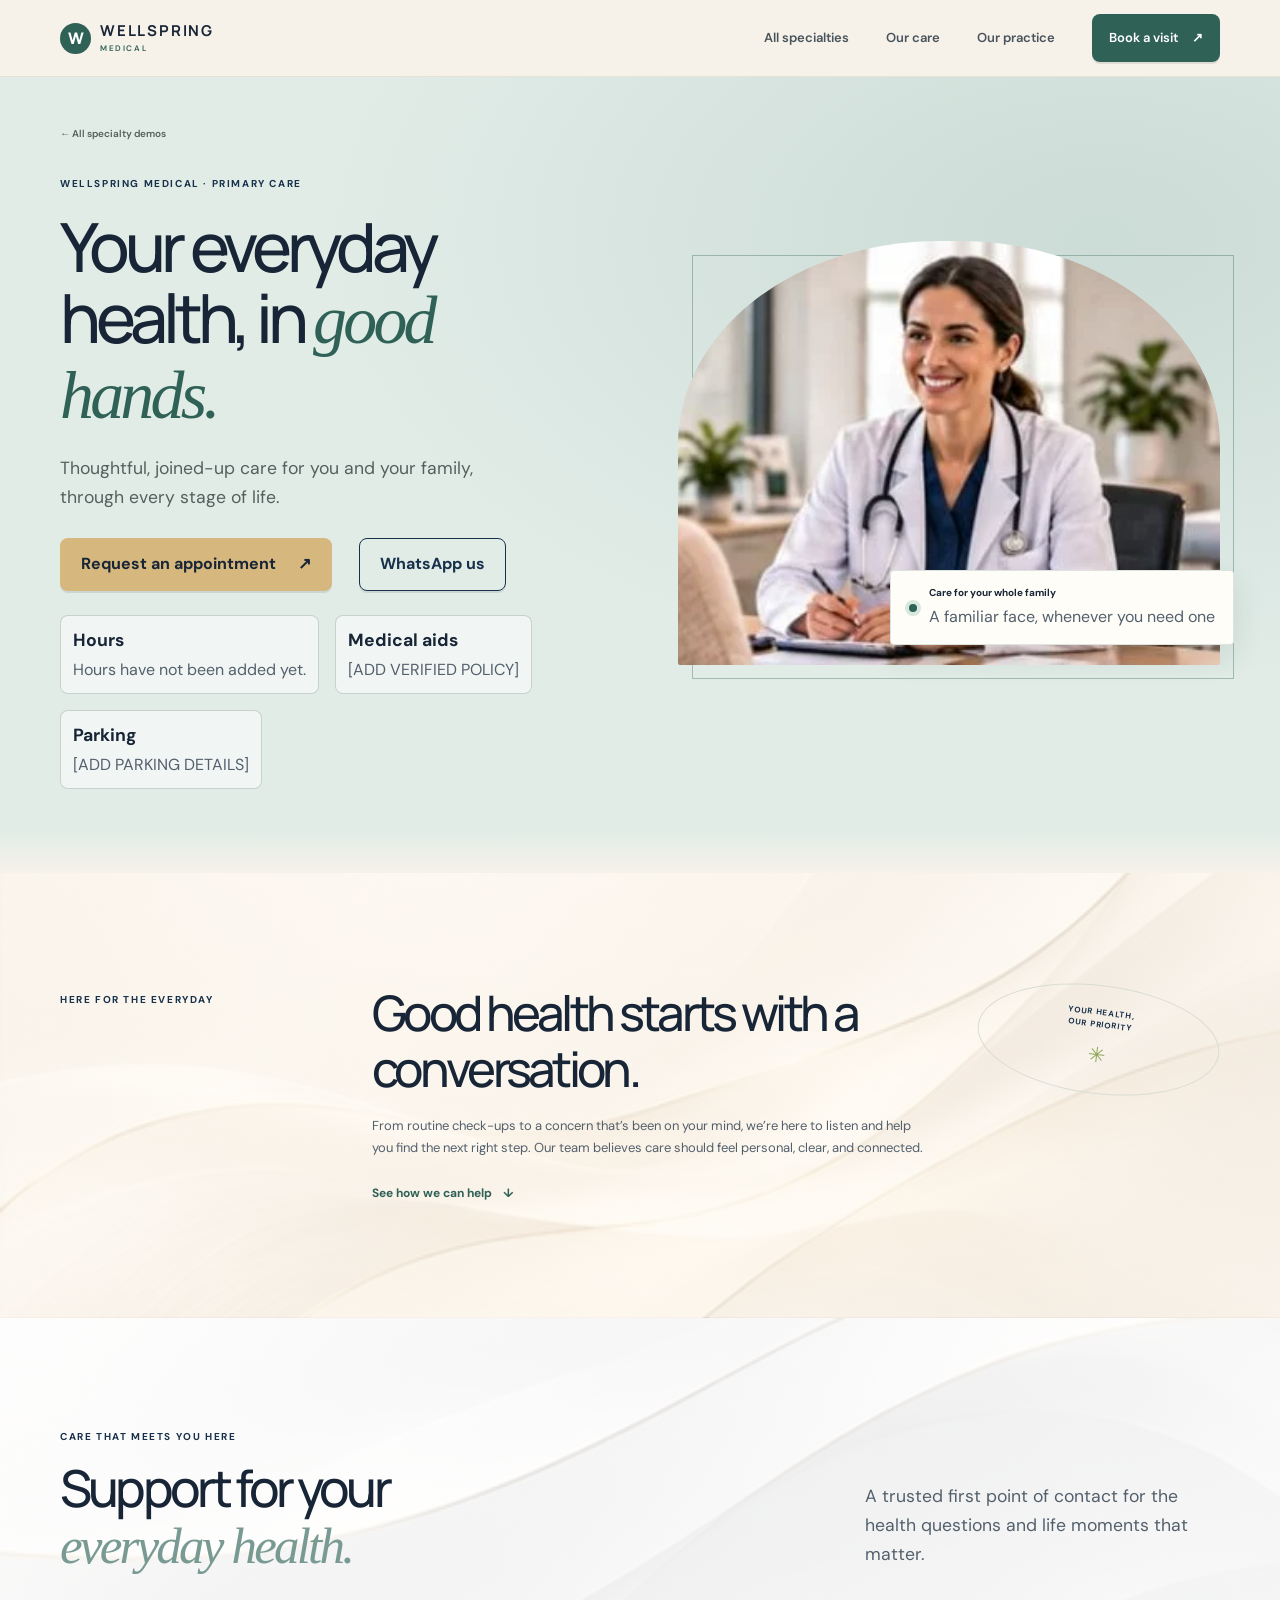
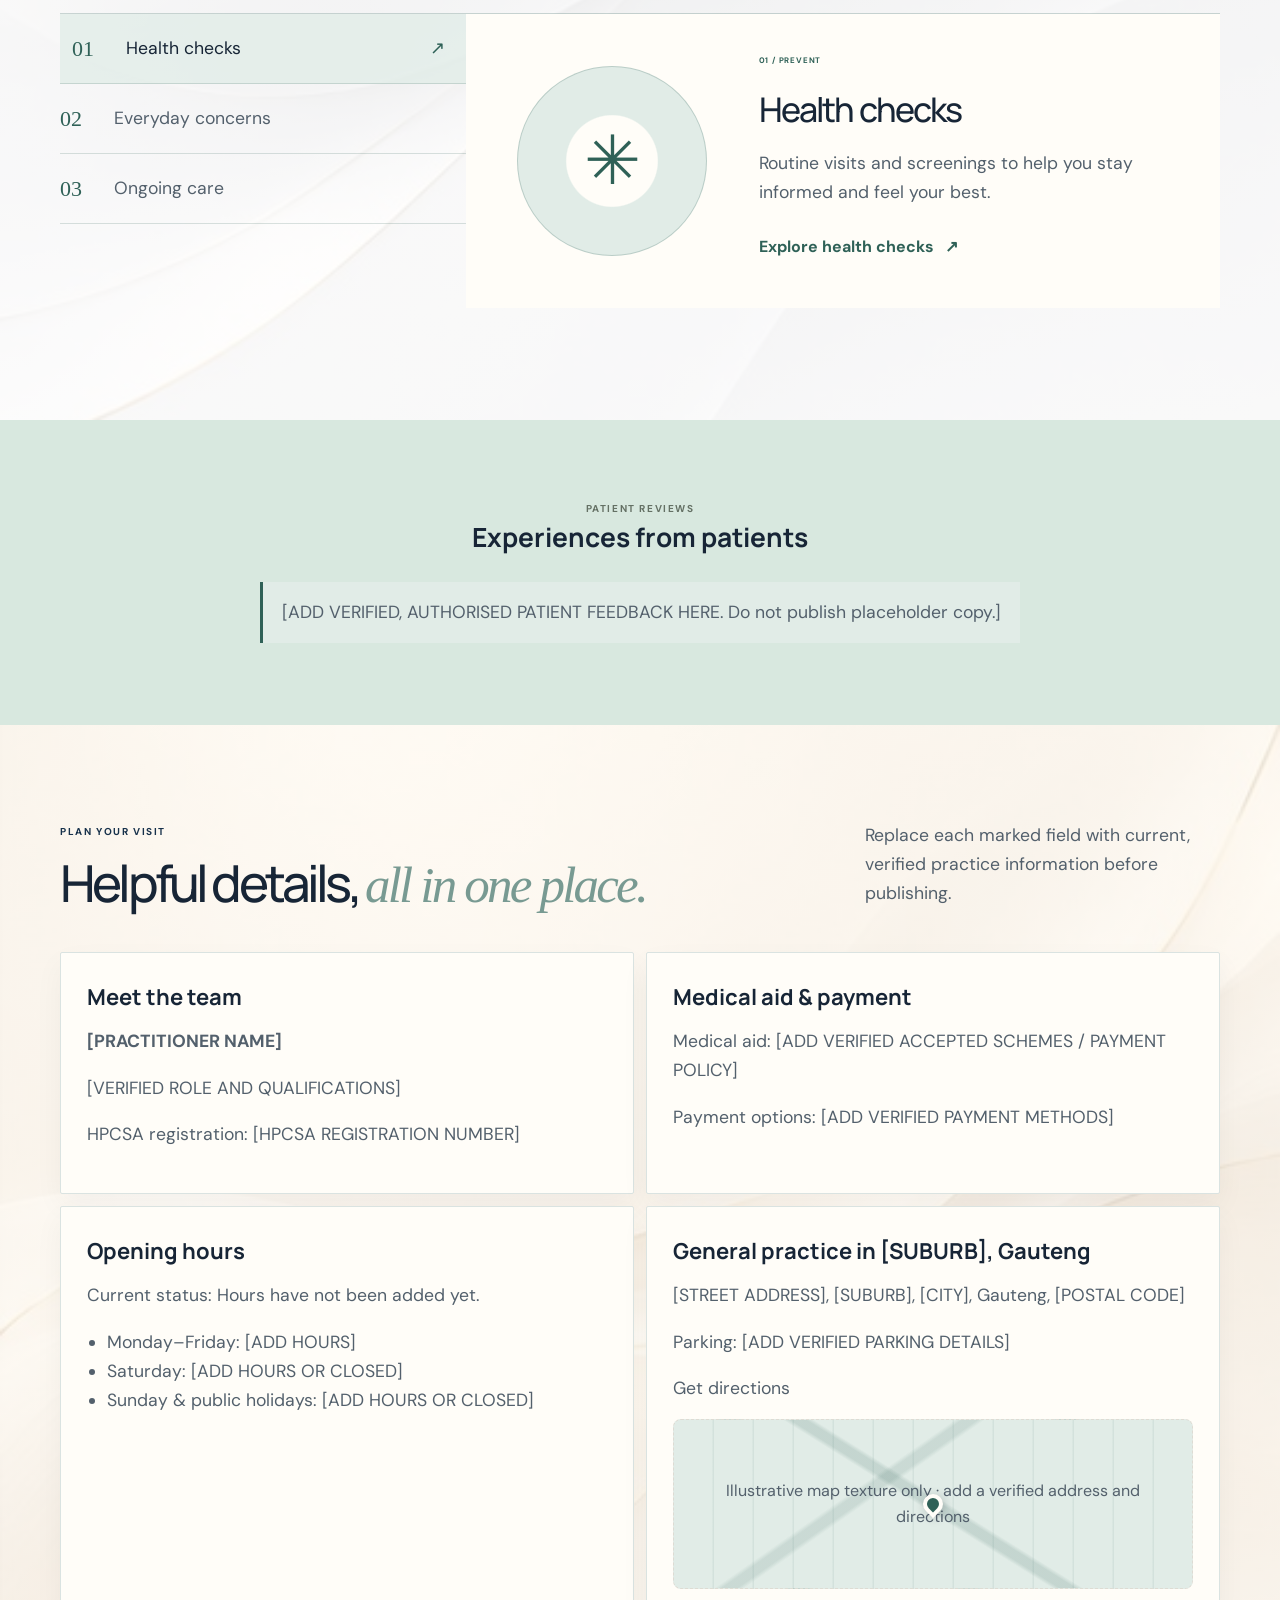
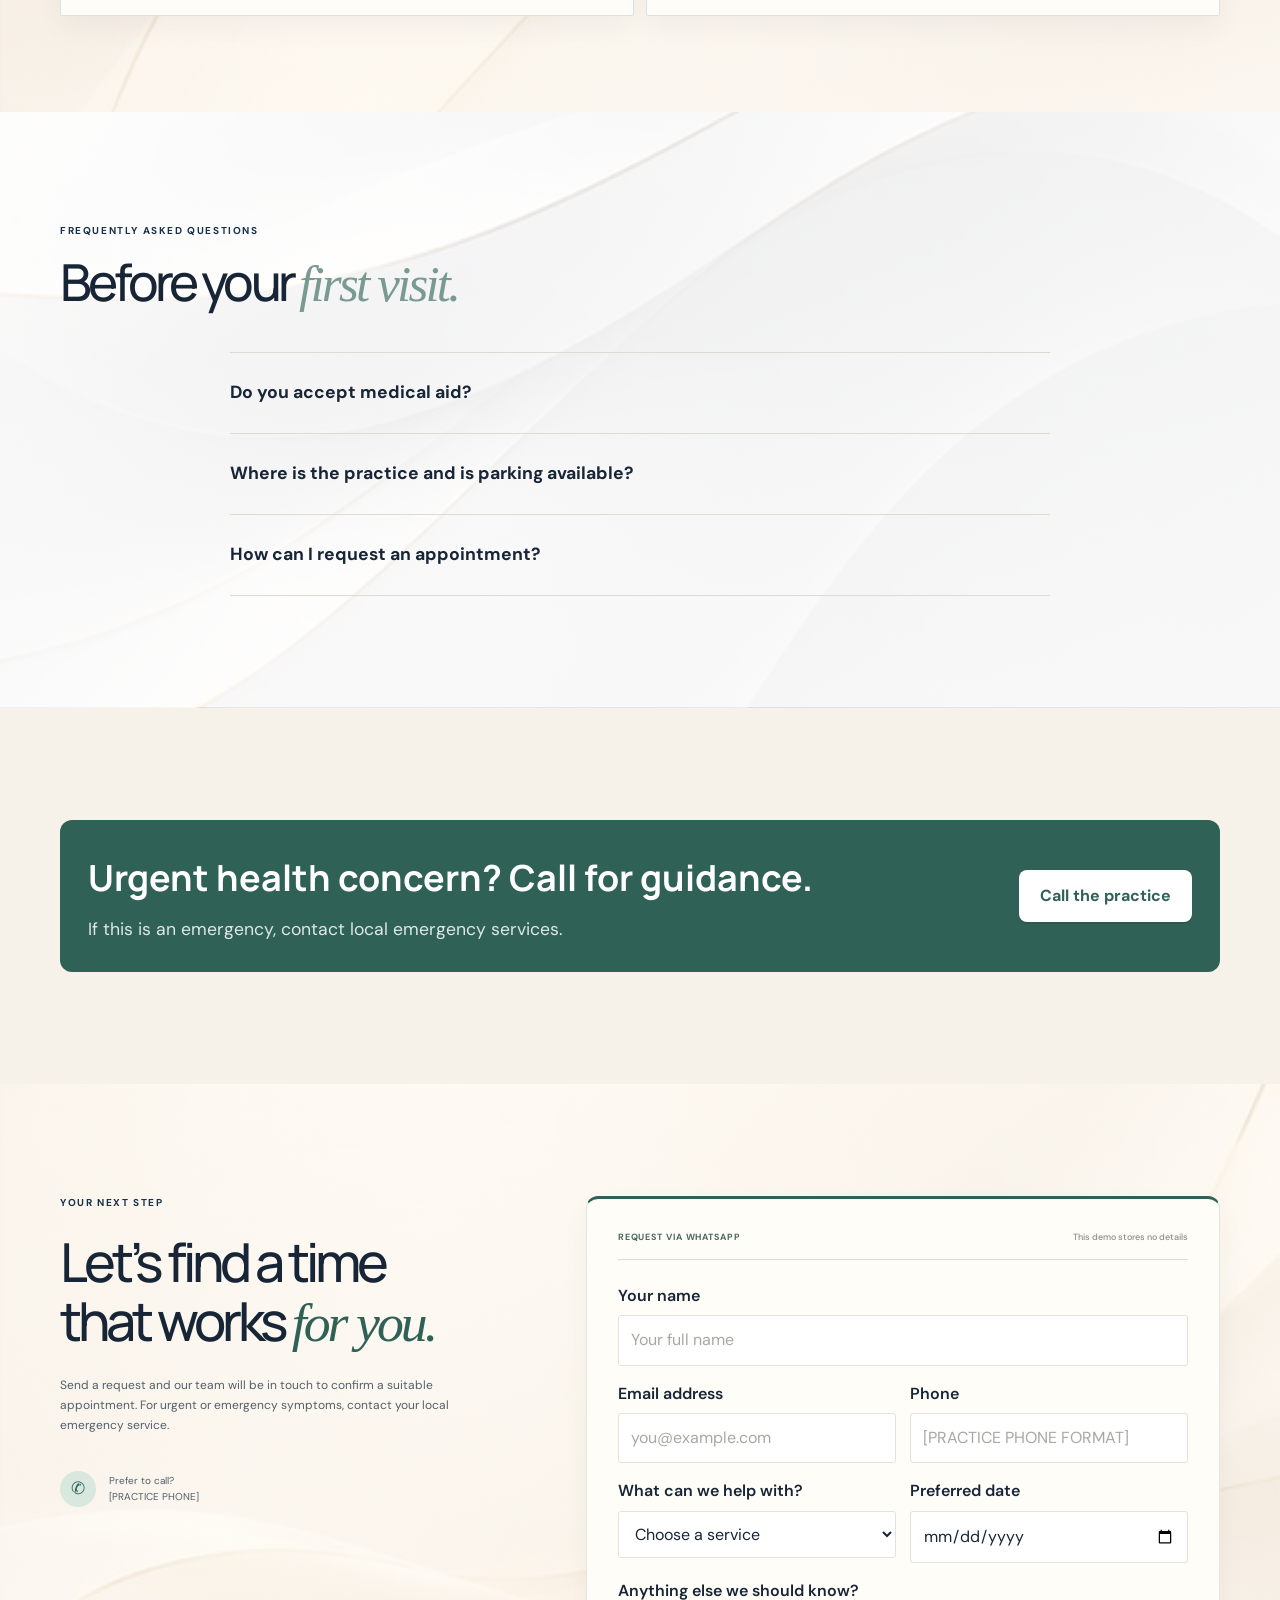
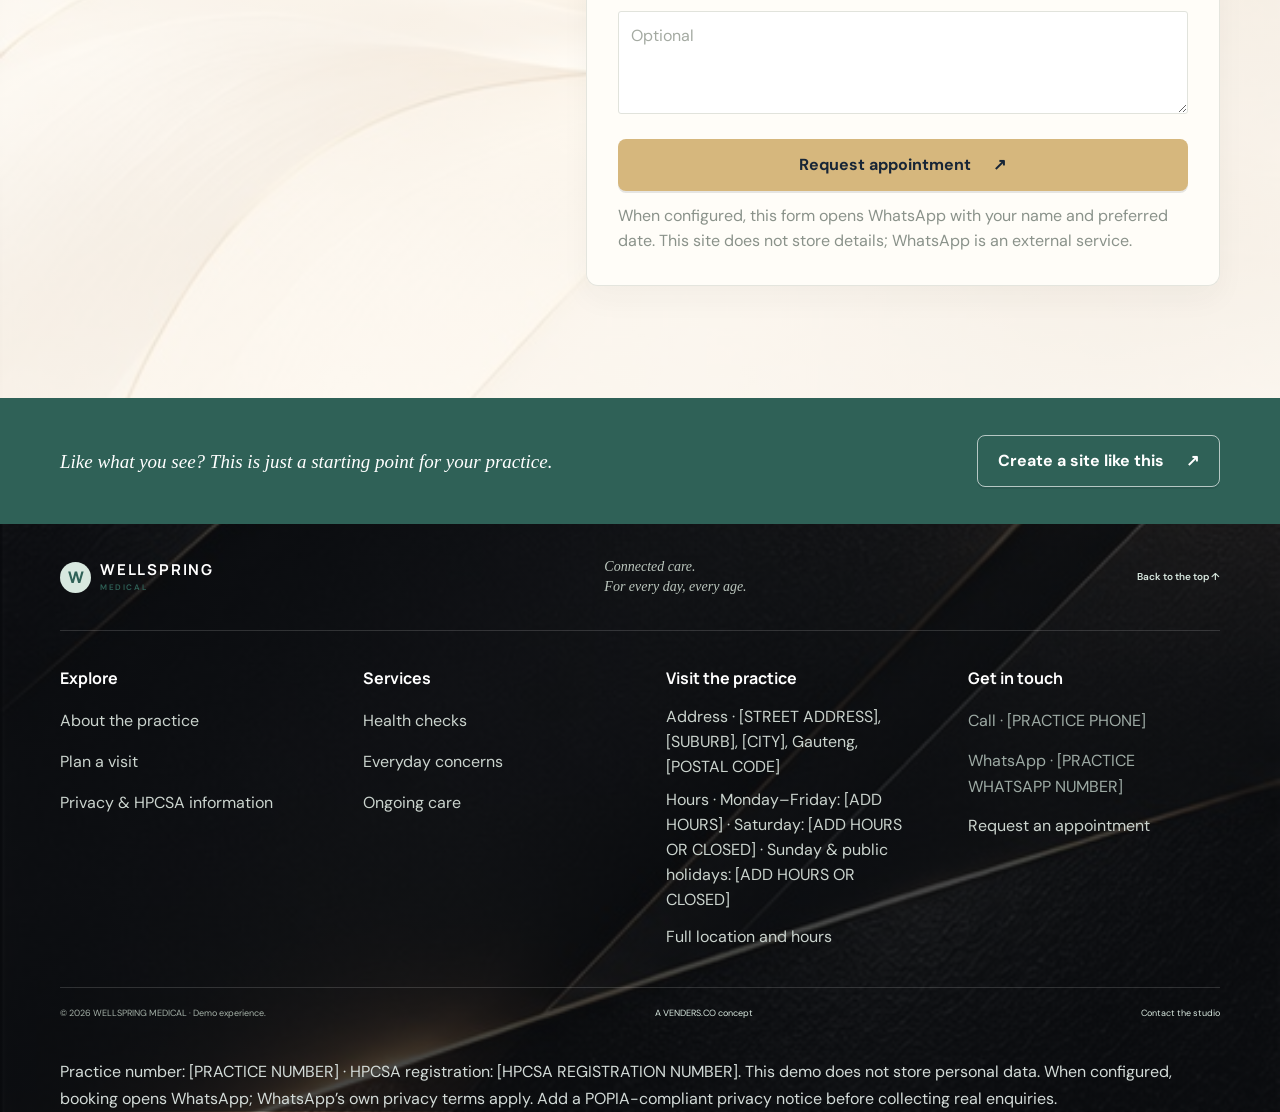
<file: demonstrations/general-practice.html>
<!doctype html>
<html lang="en">
<head>
  <meta charset="utf-8"><meta name="viewport" content="width=device-width, initial-scale=1"><meta name="theme-color" content="#f7f5ef">
  <meta name="description" content="WELLSPRING MEDICAL — connected, reassuring primary care for the whole family.">
  <title>WELLSPRING MEDICAL — Everyday care, connected</title>
  <meta name="robots" content="noindex, nofollow">
  <link rel="canonical" href="/demonstrations/general-practice.html">
  <link rel="icon" href="../favicon.svg" type="image/svg+xml">
  <meta property="og:type" content="website">
  <meta property="og:title" content="WELLSPRING MEDICAL — Everyday care, connected">
  <meta property="og:description" content="A VENDERS.CO general-practice concept. Replace all marked details before publishing.">
  <meta name="twitter:card" content="summary">
  <meta name="twitter:title" content="WELLSPRING MEDICAL — Everyday care, connected">
  <meta name="twitter:description" content="A VENDERS.CO general-practice concept. Replace all marked details before publishing.">
  <script type="application/ld+json">{"@context":"https://schema.org","@type":"Physician","name":"[PRACTICE NAME]","telephone":"[PRACTICE PHONE]","address":{"@type":"PostalAddress","streetAddress":"[STREET ADDRESS]","addressLocality":"[SUBURB, CITY]","addressRegion":"Gauteng","postalCode":"[POSTAL CODE]","addressCountry":"ZA"},"areaServed":"[SUBURB], Gauteng","openingHours":"[ADD VERIFIED OPENING HOURS]","sameAs":["[ADD SOCIAL PROFILE URL]"]}</script>
  <script type="application/ld+json">{"@context":"https://schema.org","@type":"FAQPage","mainEntity":[{"@type":"Question","name":"Do you accept medical aid?","acceptedAnswer":{"@type":"Answer","text":"[ADD THE PRACTICE’S VERIFIED MEDICAL-AID POLICY.]"}},{"@type":"Question","name":"Where is the practice and is parking available?","acceptedAnswer":{"@type":"Answer","text":"[ADD THE VERIFIED ADDRESS, DIRECTIONS AND PARKING DETAILS.]"}},{"@type":"Question","name":"How can I request an appointment?","acceptedAnswer":{"@type":"Answer","text":"Use the booking form to prepare a WhatsApp request. The practice must configure its WhatsApp number before the request can be sent."}}]}</script>
  <link rel="preload" href="../assets/fonts/dm-sans-latin.woff2" as="font" type="font/woff2" crossorigin>
  <link rel="preload" href="../assets/fonts/manrope-latin.woff2" as="font" type="font/woff2" crossorigin>
  <link rel="stylesheet" href="../assets/css/main.css"><link rel="stylesheet" href="../assets/css/demonstrations.css"><link rel="stylesheet" href="../assets/css/responsive.css"><link rel="stylesheet" href="../assets/css/print.css" media="print">
  <script src="../assets/js/medical-images.js" defer></script><script src="../assets/js/navigation.js" defer></script><script src="../assets/js/booking.js" defer></script><script src="../assets/js/practice.js" defer></script>
</head>
<body class="specialty-page specialty-general" data-specialty="General practice" data-practice="WELLSPRING MEDICAL" data-phone="[PRACTICE PHONE]" data-whatsapp="[PRACTICE WHATSAPP NUMBER]" data-directions="" data-opening-hours="{}">
  <a class="skip-link" href="#main">Skip to content</a><header class="site-header"><div class="container header-inner"><a class="brand practice-brand" href="../index.html" aria-label="Wellspring Medical demo home"><span class="brand-mark">W</span><span class="brand-lockup">WELLSPRING<small>MEDICAL</small></span></a><button class="menu-toggle" type="button" aria-expanded="false" aria-controls="primary-navigation"><span class="sr-only">Open menu</span><span></span><span></span></button><nav class="primary-nav" id="primary-navigation" aria-label="Main navigation"><a href="../index.html#specialties">All specialties</a><a href="#care">Our care</a><a href="#about">Our practice</a><a class="nav-cta" href="#book">Book a visit <span aria-hidden="true">↗</span></a></nav></div></header>
  <main id="main"><section class="specialty-hero section-pad"><div class="container specialty-hero-grid"><div class="specialty-hero-copy"><a class="back-link" href="../index.html#specialties">← All specialty demos</a><p class="eyebrow">WELLSPRING MEDICAL · Primary care</p><h1>Your everyday health, in <em>good hands.</em></h1><p>Thoughtful, joined-up care for you and your family, through every stage of life.</p><div class="hero-actions"><a class="button button-dark" href="#book">Request an appointment <span aria-hidden="true">↗</span></a><a class="button button-outline" href="#book" data-practice-action="whatsapp" aria-disabled="true">WhatsApp us</a></div><div class="practice-trust"><span><strong>Hours</strong><span data-hours-status role="status" aria-live="polite">Hours have not been added yet.</span></span><span><strong>Medical aids</strong><span>[ADD VERIFIED POLICY]</span></span><span><strong>Parking</strong><span>[ADD PARKING DETAILS]</span></span></div></div><div class="specialty-hero-art"><img class="medical-image" src="../assets/images/medical/medical-gp-consultation.jpg" data-medical-image="general" alt="Doctor listening to a patient in a bright consultation room" width="680" height="255" fetchpriority="high"><div class="specialty-art-note"><span class="status-dot"></span><span><strong>Care for your whole family</strong><small>A familiar face, whenever you need one</small></span></div></div></div></section>
  <section class="specialty-welcome section-pad" id="about"><div class="container welcome-grid"><p class="eyebrow">Here for the everyday</p><div><h2>Good health starts with a conversation.</h2><p>From routine check-ups to a concern that’s been on your mind, we’re here to listen and help you find the next right step. Our team believes care should feel personal, clear, and connected.</p><a class="text-link" href="#care">See how we can help <span aria-hidden="true">↓</span></a></div><div class="welcome-stamp"><span>YOUR HEALTH,<br>OUR PRIORITY</span><span class="stamp-star">✳</span></div></div></section>
  <section class="care-section section-pad" id="care"><div class="container"><div class="section-heading"><div><p class="eyebrow">Care that meets you here</p><h2>Support for your<br><em>everyday health.</em></h2></div><p>A trusted first point of contact for the health questions and life moments that matter.</p></div><div class="care-cards"><article class="care-card"><span class="care-icon">✳</span><span class="care-kicker">01 / PREVENT</span><h3>Health checks</h3><p>Routine visits and screenings to help you stay informed and feel your best.</p><a href="#book" class="text-link">Explore health checks <span>↗</span></a></article><article class="care-card"><span class="care-icon">⌁</span><span class="care-kicker">02 / SUPPORT</span><h3>Everyday concerns</h3><p>Time to talk through a symptom, a question, or something that doesn’t feel right.</p><a href="#book" class="text-link">Talk to our team <span>↗</span></a></article><article class="care-card"><span class="care-icon">♡</span><span class="care-kicker">03 / WELLNESS</span><h3>Ongoing care</h3><p>Practical guidance and continuity for your health, at every age and stage.</p><a href="#book" class="text-link">Explore ongoing care <span>↗</span></a></article></div></div></section>
  <section class="specialty-quote section-pad"><div class="container quote-inner"><p class="eyebrow">Patient reviews</p><h2>Experiences from patients</h2><p class="demo-disclaimer">[ADD VERIFIED, AUTHORISED PATIENT FEEDBACK HERE. Do not publish placeholder copy.]</p></div></section>
  <section class="practice-details section-pad" id="practice-details"><div class="container"><div class="section-heading"><div><p class="eyebrow">Plan your visit</p><h2>Helpful details, <em>all in one place.</em></h2></div><p>Replace each marked field with current, verified practice information before publishing.</p></div><div class="practice-details-grid"><article class="practice-card" id="about-team"><h3>Meet the team</h3><p><strong>[PRACTITIONER NAME]</strong></p><p>[VERIFIED ROLE AND QUALIFICATIONS]</p><p>HPCSA registration: [HPCSA REGISTRATION NUMBER]</p></article><article class="practice-card"><h3>Medical aid & payment</h3><p>Medical aid: [ADD VERIFIED ACCEPTED SCHEMES / PAYMENT POLICY]</p><p>Payment options: [ADD VERIFIED PAYMENT METHODS]</p></article><article class="practice-card"><h3>Opening hours</h3><p>Current status: <span data-hours-status role="status" aria-live="polite">Hours have not been added yet.</span></p><ul><li>Monday–Friday: [ADD HOURS]</li><li>Saturday: [ADD HOURS OR CLOSED]</li><li>Sunday & public holidays: [ADD HOURS OR CLOSED]</li></ul></article>  <article class="practice-card"><h3>General practice in [SUBURB], Gauteng</h3><p>[STREET ADDRESS], [SUBURB], [CITY], Gauteng, [POSTAL CODE]</p><p>Parking: [ADD VERIFIED PARKING DETAILS]</p><a href="#practice-details" data-practice-directions aria-disabled="true">Get directions</a><div class="practice-map" role="img" aria-label="Map placeholder; add the verified practice location before publishing">[ADD VERIFIED MAP]</div></article></div></div></section>
  <section class="practice-faq section-pad"><div class="container"><div class="section-heading"><div><p class="eyebrow">Frequently asked questions</p><h2>Before your <em>first visit.</em></h2></div></div><div class="practice-faq-list"><details><summary>Do you accept medical aid?</summary><p>[ADD THE PRACTICE’S VERIFIED MEDICAL-AID POLICY.]</p></details><details><summary>Where is the practice and is parking available?</summary><p>[ADD THE VERIFIED ADDRESS, DIRECTIONS AND PARKING DETAILS.]</p></details><details><summary>How can I request an appointment?</summary><p>Use the booking form to prepare a WhatsApp request. The practice must configure its WhatsApp number before the request can be sent.</p></details></div></div></section>
  <section class="section-pad"><div class="container practice-emergency"><div><h2>Urgent health concern? Call for guidance.</h2><p>If this is an emergency, contact local emergency services.</p></div><a class="button" href="#practice-details" data-practice-action="call" aria-disabled="true">Call the practice</a></div></section>
  <section class="book-section section-pad" id="book"><div class="container book-grid"><div class="book-copy"><p class="eyebrow">Your next step</p><h2>Let’s find a time<br>that works <em>for you.</em></h2><p>Send a request and our team will be in touch to confirm a suitable appointment. For urgent or emergency symptoms, contact your local emergency service.</p><div class="book-contact"><span>✆</span><span>Prefer to call?<br><a data-practice-action="call" href="#practice-details" aria-disabled="true">[PRACTICE PHONE]</a></span></div></div><form class="booking-form" data-booking-form><div class="form-heading"><span>REQUEST VIA WHATSAPP</span><span>This demo stores no details</span></div><label>Your name<input name="name" autocomplete="name" required placeholder="Your full name"></label><div class="form-row"><label>Email address<input name="email" type="email" autocomplete="email" required placeholder="you@example.com"></label><label>Phone<input name="phone" type="tel" autocomplete="tel" required placeholder="[PRACTICE PHONE FORMAT]"></label></div><div class="form-row"><label>What can we help with?<select name="service" required><option value="" selected disabled>Choose a service</option><option>Routine check-up</option><option>New health concern</option><option>Ongoing care</option><option>Preventive screening</option><option>Other</option></select></label><label>Preferred date<input name="date" type="date" required></label></div><label>Anything else we should know?<textarea name="message" rows="3" placeholder="Optional"></textarea></label><button class="button button-dark" type="submit">Request appointment <span aria-hidden="true">↗</span></button><p class="form-note">When configured, this form opens WhatsApp with your name and preferred date. This site does not store details; WhatsApp is an external service.</p><p class="form-feedback" data-form-feedback role="status" aria-live="polite"></p></form></div></section>
  <section class="specialty-back"><div class="container"><p>Like what you see? This is just a starting point for your practice.</p><a class="button button-outline" href="../index.html#contact">Create a site like this <span aria-hidden="true">↗</span></a></div></section></main>
  <footer class="site-footer"><div class="container footer-top"><a class="brand brand-footer practice-brand" href="../index.html"><span class="brand-mark">W</span><span class="brand-lockup">WELLSPRING<small>MEDICAL</small></span></a><p>Connected care.<br>For every day, every age.</p><a class="footer-top-link" href="#main">Back to the top ↑</a></div><div class="container footer-bottom"><span>© <span data-current-year>2026</span> WELLSPRING MEDICAL · Demo experience.</span><a href="../index.html">A VENDERS.CO concept</a><a href="mailto:hello@venders.co">Contact the studio</a></div><div class="container"><p class="compliance-note">Practice number: [PRACTICE NUMBER] · HPCSA registration: [HPCSA REGISTRATION NUMBER]. This demo does not store personal data. When configured, booking opens WhatsApp; WhatsApp’s own privacy terms apply. Add a POPIA-compliant privacy notice before collecting real enquiries.</p></div></footer>
  <nav class="mobile-actions" aria-label="Quick contact actions"><a href="#practice-details" data-practice-action="call" aria-disabled="true">Call</a><a href="#book" data-practice-action="whatsapp" aria-disabled="true">WhatsApp</a><a href="#book">Book</a></nav>
</body></html>
</file>
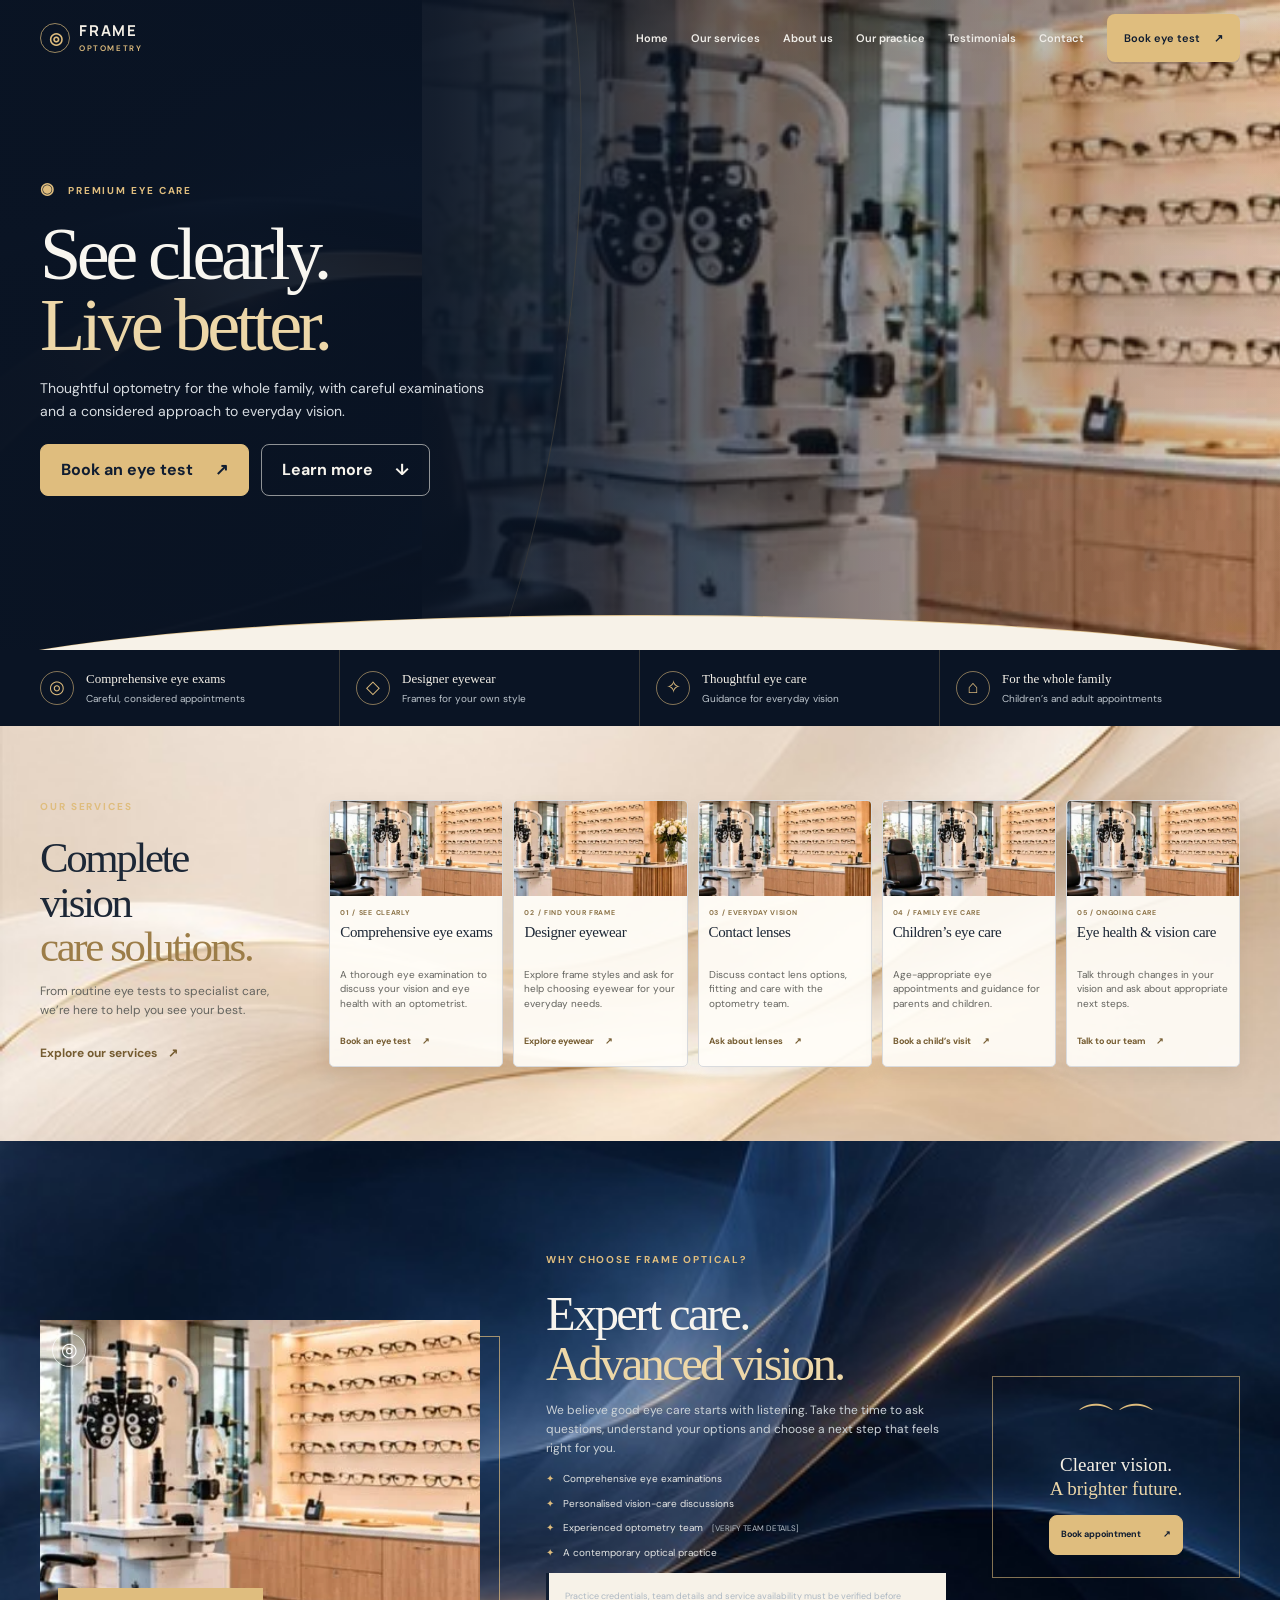
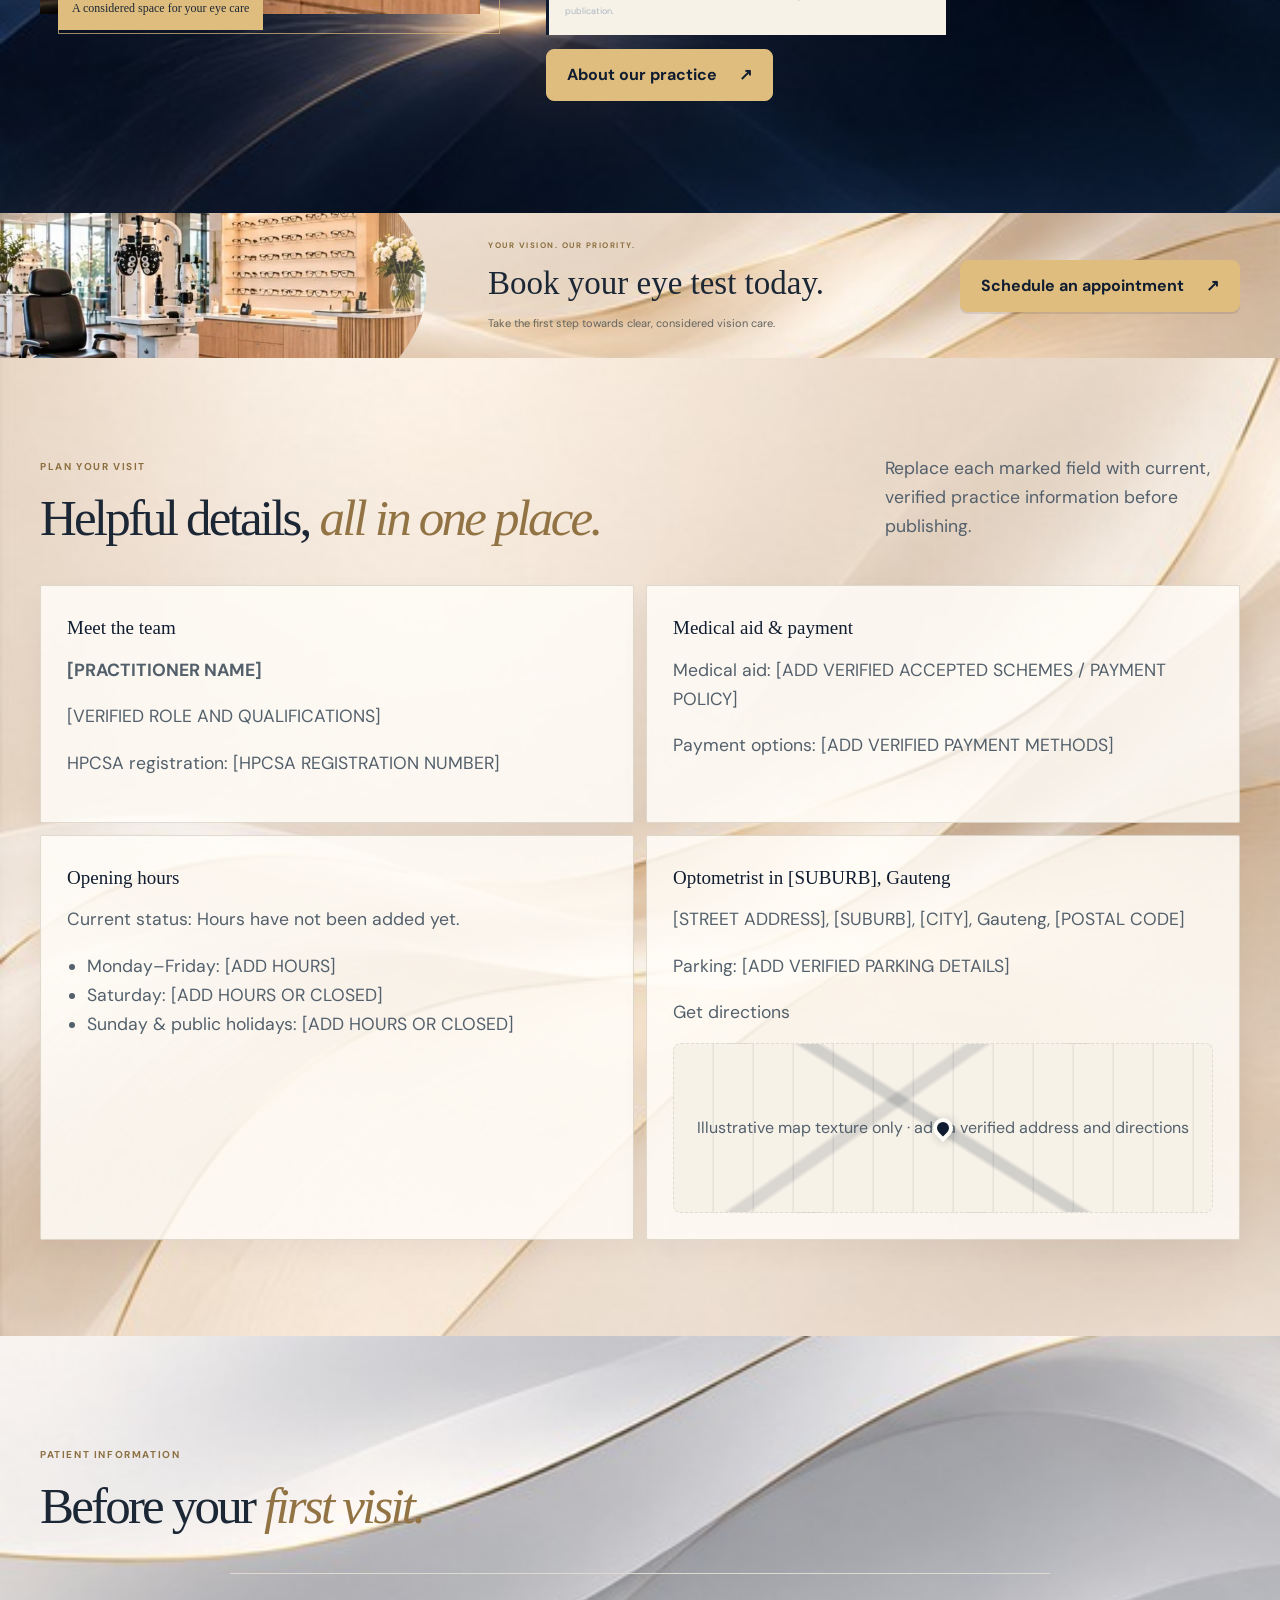
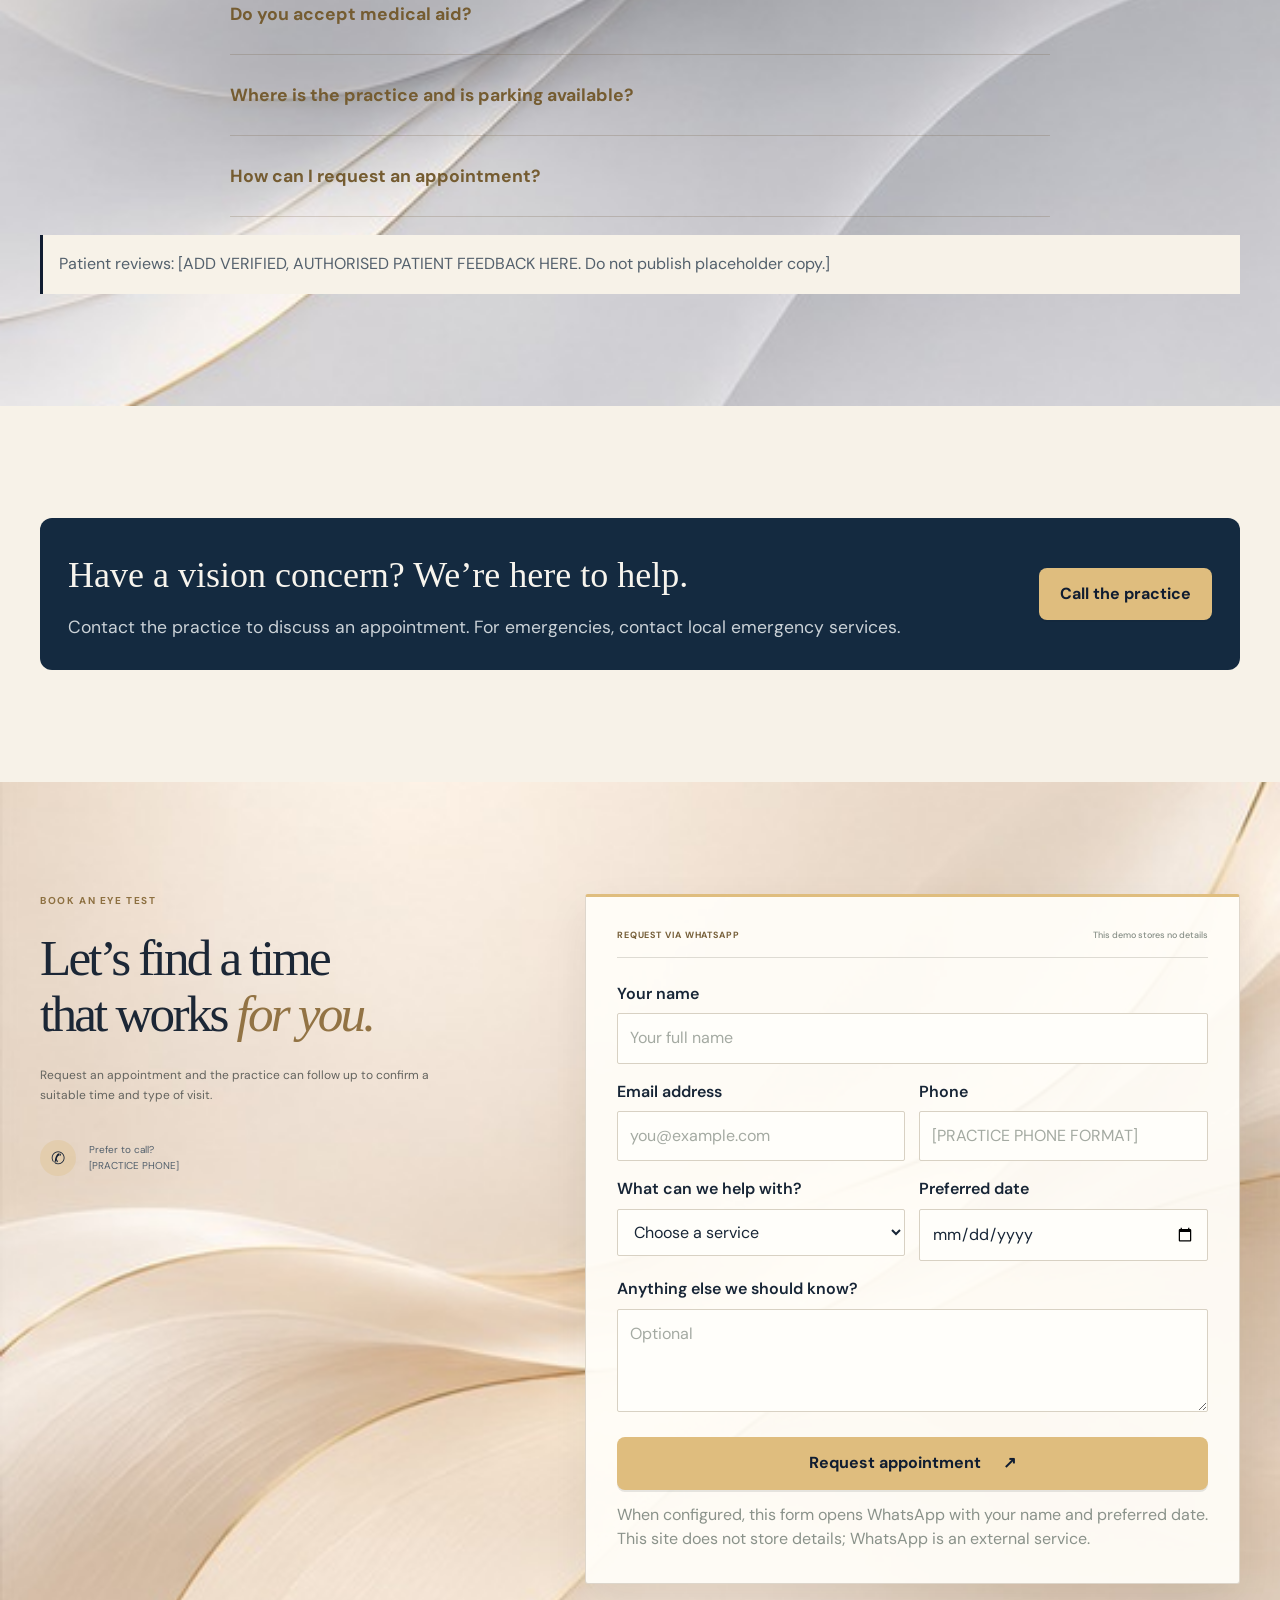
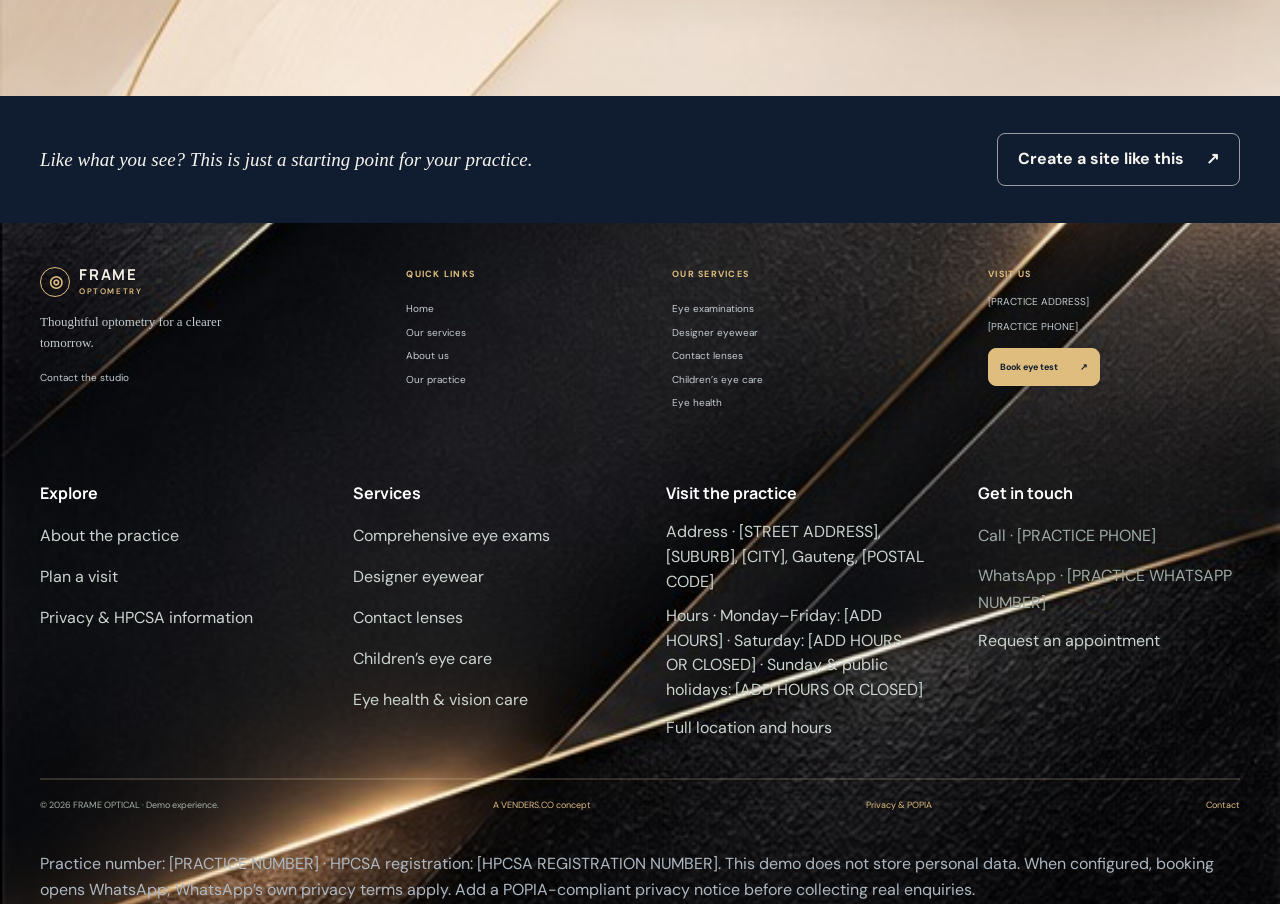
<file: demonstrations/optometry.html>
<!doctype html>
<html lang="en">
<head>
  <meta charset="utf-8"><meta name="viewport" content="width=device-width, initial-scale=1"><meta name="theme-color" content="#f7f5ef">
  <meta name="description" content="FRAME OPTICAL — considered eye examinations and eyewear in a contemporary optical practice.">
  <title>FRAME OPTICAL — Clear vision, considered</title>
  <meta name="robots" content="noindex, nofollow">
  <link rel="canonical" href="/demonstrations/optometry.html">
  <link rel="icon" href="../favicon.svg" type="image/svg+xml">
  <meta property="og:type" content="website">
  <meta property="og:title" content="FRAME OPTICAL — Clear vision, considered">
  <meta property="og:description" content="A VENDERS.CO optometry concept. Replace all marked details before publishing.">
  <meta name="twitter:card" content="summary">
  <meta name="twitter:title" content="FRAME OPTICAL — Clear vision, considered">
  <meta name="twitter:description" content="A VENDERS.CO optometry concept. Replace all marked details before publishing.">
  <script type="application/ld+json">{"@context":"https://schema.org","@type":"Optician","name":"[PRACTICE NAME]","telephone":"[PRACTICE PHONE]","address":{"@type":"PostalAddress","streetAddress":"[STREET ADDRESS]","addressLocality":"[SUBURB, CITY]","addressRegion":"Gauteng","postalCode":"[POSTAL CODE]","addressCountry":"ZA"},"areaServed":"[SUBURB], Gauteng","openingHours":"[ADD VERIFIED OPENING HOURS]","sameAs":["[ADD SOCIAL PROFILE URL]"]}</script>
  <script type="application/ld+json">{"@context":"https://schema.org","@type":"FAQPage","mainEntity":[{"@type":"Question","name":"Do you accept medical aid?","acceptedAnswer":{"@type":"Answer","text":"[ADD THE PRACTICE’S VERIFIED MEDICAL-AID POLICY.]"}},{"@type":"Question","name":"Where is the practice and is parking available?","acceptedAnswer":{"@type":"Answer","text":"[ADD THE VERIFIED ADDRESS, DIRECTIONS AND PARKING DETAILS.]"}},{"@type":"Question","name":"How can I request an appointment?","acceptedAnswer":{"@type":"Answer","text":"Use the booking form to prepare a WhatsApp request. The practice must configure its WhatsApp number before the request can be sent."}}]}</script>
  <link rel="preload" href="../assets/fonts/dm-sans-latin.woff2" as="font" type="font/woff2" crossorigin>
  <link rel="preload" href="../assets/fonts/manrope-latin.woff2" as="font" type="font/woff2" crossorigin>
  <link rel="stylesheet" href="../assets/css/main.css"><link rel="stylesheet" href="../assets/css/demonstrations.css"><link rel="stylesheet" href="../assets/css/responsive.css"><link rel="stylesheet" href="../assets/css/optometry.css"><link rel="stylesheet" href="../assets/css/print.css" media="print">
  <script src="../assets/js/medical-images.js" defer></script><script src="../assets/js/navigation.js" defer></script><script src="../assets/js/booking.js" defer></script><script src="../assets/js/practice.js" defer></script>
</head>
<body class="specialty-page specialty-optometry" data-specialty="Optometry" data-practice="FRAME OPTICAL" data-phone="[PRACTICE PHONE]" data-whatsapp="[PRACTICE WHATSAPP NUMBER]" data-directions="" data-opening-hours="{}">
  <a class="skip-link" href="#main">Skip to content</a>
  <header class="site-header optometry-header"><div class="container header-inner">
    <a class="brand practice-brand" href="#main" aria-label="Frame Optical home"><span class="brand-mark" aria-hidden="true">◎</span><span class="brand-lockup">FRAME<small>OPTOMETRY</small></span></a>
    <button class="menu-toggle" type="button" aria-expanded="false" aria-controls="primary-navigation"><span class="sr-only">Open menu</span><span></span><span></span></button>
    <nav class="primary-nav" id="primary-navigation" aria-label="Main navigation"><a href="#main">Home</a><a href="#care">Our services</a><a href="#about">About us</a><a href="#practice-details">Our practice</a><a href="#reviews">Testimonials</a><a href="#contact">Contact</a><a class="nav-cta" href="#book">Book eye test <span aria-hidden="true">↗</span></a></nav>
  </div></header>
  <main id="main">
    <section class="optometry-hero" aria-labelledby="optometry-title">
      <div class="optometry-hero-photo"><img class="medical-image" src="../assets/images/medical/medical-optometry-showroom.jpg" data-medical-image="optometry" alt="Optometry examination chair and refraction instrument beside a display of eyeglass frames" width="680" height="255" fetchpriority="high"></div>
      <div class="container optometry-hero-inner">
        <div class="optometry-hero-copy"><p class="eyebrow"><span aria-hidden="true">◉</span> Premium eye care</p><h1 id="optometry-title">See clearly.<br><em>Live better.</em></h1><p>Thoughtful optometry for the whole family, with careful examinations and a considered approach to everyday vision.</p><div class="hero-actions"><a class="button button-gold" href="#book">Book an eye test <span aria-hidden="true">↗</span></a><a class="button button-outline" href="#about">Learn more <span aria-hidden="true">↓</span></a></div></div>
      </div>
      <div class="optometry-gold-sweep" aria-hidden="true"></div>
    </section>
    <section class="optometry-trust" aria-label="Our approach to eye care"><div class="container optometry-trust-grid">
      <div><span class="optometry-trust-icon" aria-hidden="true">◎</span><span><strong>Comprehensive eye exams</strong><small>Careful, considered appointments</small></span></div>
      <div><span class="optometry-trust-icon" aria-hidden="true">◇</span><span><strong>Designer eyewear</strong><small>Frames for your own style</small></span></div>
      <div><span class="optometry-trust-icon" aria-hidden="true">✧</span><span><strong>Thoughtful eye care</strong><small>Guidance for everyday vision</small></span></div>
      <div><span class="optometry-trust-icon" aria-hidden="true">⌂</span><span><strong>For the whole family</strong><small>Children’s and adult appointments</small></span></div>
    </div></section>
    <section class="optometry-services section-pad" id="care" aria-labelledby="optometry-services-title">
      <div class="container">
        <div class="optometry-services-intro"><p class="eyebrow">Our services</p><h2 id="optometry-services-title">Complete vision<br><em>care solutions.</em></h2><p>From routine eye tests to specialist care, we’re here to help you see your best.</p><a class="text-link" href="#book">Explore our services <span aria-hidden="true">↗</span></a></div>
        <div class="care-cards optometry-service-grid" data-static-services>
          <article class="care-card optometry-service-card"><div class="optometry-service-image optometry-image-exam"><img class="medical-image" src="../assets/images/medical/medical-optometry-showroom.jpg" data-medical-image="optometry" alt="" width="680" height="255" loading="lazy"></div><span class="care-kicker">01 / SEE CLEARLY</span><h3>Comprehensive eye exams</h3><p>A thorough eye examination to discuss your vision and eye health with an optometrist.</p><a href="#book" class="text-link">Book an eye test <span aria-hidden="true">↗</span></a></article>
          <article class="care-card optometry-service-card"><div class="optometry-service-image optometry-image-frames"><img class="medical-image" src="../assets/images/medical/medical-optometry-showroom.jpg" data-medical-image="optometry" alt="" width="680" height="255" loading="lazy"></div><span class="care-kicker">02 / FIND YOUR FRAME</span><h3>Designer eyewear</h3><p>Explore frame styles and ask for help choosing eyewear for your everyday needs.</p><a href="#book" class="text-link">Explore eyewear <span aria-hidden="true">↗</span></a></article>
          <article class="care-card optometry-service-card"><div class="optometry-service-image optometry-image-lenses"><img class="medical-image" src="../assets/images/medical/medical-optometry-showroom.jpg" data-medical-image="optometry" alt="" width="680" height="255" loading="lazy"></div><span class="care-kicker">03 / EVERYDAY VISION</span><h3>Contact lenses</h3><p>Discuss contact lens options, fitting and care with the optometry team.</p><a href="#book" class="text-link">Ask about lenses <span aria-hidden="true">↗</span></a></article>
          <article class="care-card optometry-service-card"><div class="optometry-service-image optometry-image-children"><img class="medical-image" src="../assets/images/medical/medical-optometry-showroom.jpg" data-medical-image="optometry" alt="" width="680" height="255" loading="lazy"></div><span class="care-kicker">04 / FAMILY EYE CARE</span><h3>Children’s eye care</h3><p>Age-appropriate eye appointments and guidance for parents and children.</p><a href="#book" class="text-link">Book a child’s visit <span aria-hidden="true">↗</span></a></article>
          <article class="care-card optometry-service-card"><div class="optometry-service-image optometry-image-health"><img class="medical-image" src="../assets/images/medical/medical-optometry-showroom.jpg" data-medical-image="optometry" alt="" width="680" height="255" loading="lazy"></div><span class="care-kicker">05 / ONGOING CARE</span><h3>Eye health & vision care</h3><p>Talk through changes in your vision and ask about appropriate next steps.</p><a href="#book" class="text-link">Talk to our team <span aria-hidden="true">↗</span></a></article>
        </div>
      </div>
    </section>
    <section class="optometry-about section-pad" id="about" aria-labelledby="optometry-about-title">
      <div class="container optometry-about-grid">
        <figure class="optometry-about-photo"><img class="medical-image" src="../assets/images/medical/medical-optometry-showroom.jpg" data-medical-image="optometry" alt="Optical practice with a refraction instrument, examination chair and eyewear displays" width="680" height="255" loading="lazy"><figcaption>A considered space for your eye care</figcaption><span class="optometry-photo-mark" aria-hidden="true">◎</span></figure>
        <div class="optometry-about-copy"><p class="eyebrow">Why choose FRAME OPTICAL?</p><h2 id="optometry-about-title">Expert care.<br><em>Advanced vision.</em></h2><p>We believe good eye care starts with listening. Take the time to ask questions, understand your options and choose a next step that feels right for you.</p><ul class="optometry-about-points"><li><span aria-hidden="true">✦</span> Comprehensive eye examinations</li><li><span aria-hidden="true">✦</span> Personalised vision-care discussions</li><li><span aria-hidden="true">✦</span> Experienced optometry team <small>[VERIFY TEAM DETAILS]</small></li><li><span aria-hidden="true">✦</span> A contemporary optical practice</li></ul><p class="demo-disclaimer">Practice credentials, team details and service availability must be verified before publication.</p><a class="button button-gold" href="#about-team">About our practice <span aria-hidden="true">↗</span></a></div>
        <aside class="optometry-vision-note"><span class="optometry-glasses-icon" aria-hidden="true">⌒⌒</span><p>Clearer vision.<br><em>A brighter future.</em></p><a class="button button-gold" href="#book">Book appointment <span aria-hidden="true">↗</span></a></aside>
      </div>
    </section>
    <section class="optometry-appointment-cta" aria-label="Book an eye test">
      <div class="optometry-cta-image"><img class="medical-image" src="../assets/images/medical/medical-optometry-showroom.jpg" data-medical-image="optometry" alt="Eyeglass frames displayed in a contemporary optical practice" width="680" height="255" loading="lazy"></div>
      <div class="container optometry-appointment-cta-inner"><div><p class="eyebrow">Your vision. Our priority.</p><h2>Book your eye test today.</h2><p>Take the first step towards clear, considered vision care.</p></div><a class="button button-gold" href="#book">Schedule an appointment <span aria-hidden="true">↗</span></a></div>
    </section>
    <section class="practice-details section-pad" id="practice-details"><div class="container"><div class="section-heading"><div><p class="eyebrow">Plan your visit</p><h2>Helpful details, <em>all in one place.</em></h2></div><p>Replace each marked field with current, verified practice information before publishing.</p></div><div class="practice-details-grid"><article class="practice-card" id="about-team"><h3>Meet the team</h3><p><strong>[PRACTITIONER NAME]</strong></p><p>[VERIFIED ROLE AND QUALIFICATIONS]</p><p>HPCSA registration: [HPCSA REGISTRATION NUMBER]</p></article><article class="practice-card"><h3>Medical aid & payment</h3><p>Medical aid: [ADD VERIFIED ACCEPTED SCHEMES / PAYMENT POLICY]</p><p>Payment options: [ADD VERIFIED PAYMENT METHODS]</p></article><article class="practice-card"><h3>Opening hours</h3><p>Current status: <span data-hours-status role="status" aria-live="polite">Hours have not been added yet.</span></p><ul><li>Monday–Friday: [ADD HOURS]</li><li>Saturday: [ADD HOURS OR CLOSED]</li><li>Sunday & public holidays: [ADD HOURS OR CLOSED]</li></ul></article><article class="practice-card"><h3>Optometrist in [SUBURB], Gauteng</h3><p>[STREET ADDRESS], [SUBURB], [CITY], Gauteng, [POSTAL CODE]</p><p>Parking: [ADD VERIFIED PARKING DETAILS]</p><a href="#practice-details" data-practice-directions aria-disabled="true">Get directions</a><div class="practice-map" role="img" aria-label="Map placeholder; add the verified practice location before publishing">[ADD VERIFIED MAP]</div></article></div></div></section>
    <section class="practice-faq section-pad"><div class="container"><div class="section-heading"><div><p class="eyebrow">Patient information</p><h2>Before your <em>first visit.</em></h2></div></div><div class="practice-faq-list"><details><summary>Do you accept medical aid?</summary><p>[ADD THE PRACTICE’S VERIFIED MEDICAL-AID POLICY.]</p></details><details><summary>Where is the practice and is parking available?</summary><p>[ADD THE VERIFIED ADDRESS, DIRECTIONS AND PARKING DETAILS.]</p></details><details><summary>How can I request an appointment?</summary><p>Use the booking form to prepare a WhatsApp request. The practice must configure its WhatsApp number before the request can be sent.</p></details></div><p class="demo-disclaimer" id="reviews">Patient reviews: [ADD VERIFIED, AUTHORISED PATIENT FEEDBACK HERE. Do not publish placeholder copy.]</p></div></section>
    <section class="optometry-booking-prompt section-pad"><div class="container practice-emergency"><div><h2>Have a vision concern? We’re here to help.</h2><p>Contact the practice to discuss an appointment. For emergencies, contact local emergency services.</p></div><a class="button" href="#practice-details" data-practice-action="call" aria-disabled="true">Call the practice</a></div></section>
    <section class="book-section section-pad" id="book"><div class="container book-grid"><div class="book-copy"><p class="eyebrow">Book an eye test</p><h2>Let’s find a time<br>that works <em>for you.</em></h2><p>Request an appointment and the practice can follow up to confirm a suitable time and type of visit.</p><div class="book-contact"><span>✆</span><span>Prefer to call?<br><a data-practice-action="call" href="#practice-details" aria-disabled="true">[PRACTICE PHONE]</a></span></div></div><form class="booking-form" data-booking-form><div class="form-heading"><span>REQUEST VIA WHATSAPP</span><span>This demo stores no details</span></div><label>Your name<input name="name" autocomplete="name" required placeholder="Your full name"></label><div class="form-row"><label>Email address<input name="email" type="email" autocomplete="email" required placeholder="you@example.com"></label><label>Phone<input name="phone" type="tel" autocomplete="tel" required placeholder="[PRACTICE PHONE FORMAT]"></label></div><div class="form-row"><label>What can we help with?<select name="service" required><option value="" selected disabled>Choose a service</option><option>Comprehensive eye examination</option><option>Designer eyewear</option><option>Contact lenses</option><option>Children’s eye care</option><option>Eye health or vision concern</option><option>Other</option></select></label><label>Preferred date<input name="date" type="date" required></label></div><label>Anything else we should know?<textarea name="message" rows="3" placeholder="Optional"></textarea></label><button class="button button-dark" type="submit">Request appointment <span aria-hidden="true">↗</span></button><p class="form-note">When configured, this form opens WhatsApp with your name and preferred date. This site does not store details; WhatsApp is an external service.</p><p class="form-feedback" data-form-feedback role="status" aria-live="polite"></p></form></div></section>
    <section class="specialty-back"><div class="container"><p>Like what you see? This is just a starting point for your practice.</p><a class="button button-outline" href="../index.html#contact">Create a site like this <span aria-hidden="true">↗</span></a></div></section>
  </main>
  <footer class="site-footer optometry-footer" id="contact"><div class="container optometry-footer-grid">
    <div class="optometry-footer-brand"><a class="brand brand-footer practice-brand" href="#main"><span class="brand-mark" aria-hidden="true">◎</span><span class="brand-lockup">FRAME<small>OPTOMETRY</small></span></a><p>Thoughtful optometry for a clearer tomorrow.</p><a href="mailto:hello@venders.co">Contact the studio</a></div>
    <nav aria-label="Quick links"><h2>Quick links</h2><a href="#main">Home</a><a href="#care">Our services</a><a href="#about">About us</a><a href="#practice-details">Our practice</a></nav>
    <nav aria-label="Our services"><h2>Our services</h2><a href="#care">Eye examinations</a><a href="#care">Designer eyewear</a><a href="#care">Contact lenses</a><a href="#care">Children’s eye care</a><a href="#care">Eye health</a></nav>
    <div class="optometry-footer-contact"><h2>Visit us</h2><p>[PRACTICE ADDRESS]</p><p>[PRACTICE PHONE]</p><a class="button button-gold" href="#book">Book eye test <span aria-hidden="true">↗</span></a></div>
  </div><div class="container footer-bottom"><span>© <span data-current-year>2026</span> FRAME OPTICAL · Demo experience.</span><a href="../index.html">A VENDERS.CO concept</a><a href="#practice-privacy">Privacy & POPIA</a><a href="mailto:hello@venders.co">Contact</a></div><div class="container"><p class="compliance-note" id="practice-privacy">Practice number: [PRACTICE NUMBER] · HPCSA registration: [HPCSA REGISTRATION NUMBER]. This demo does not store personal data. When configured, booking opens WhatsApp; WhatsApp’s own privacy terms apply. Add a POPIA-compliant privacy notice before collecting real enquiries.</p></div></footer>
    <nav class="mobile-actions" aria-label="Quick contact actions"><a href="#practice-details" data-practice-action="call" aria-disabled="true">Call</a><a href="#book" data-practice-action="whatsapp" aria-disabled="true">WhatsApp</a><a href="#book">Book</a></nav>
</body>
</html>
</file>
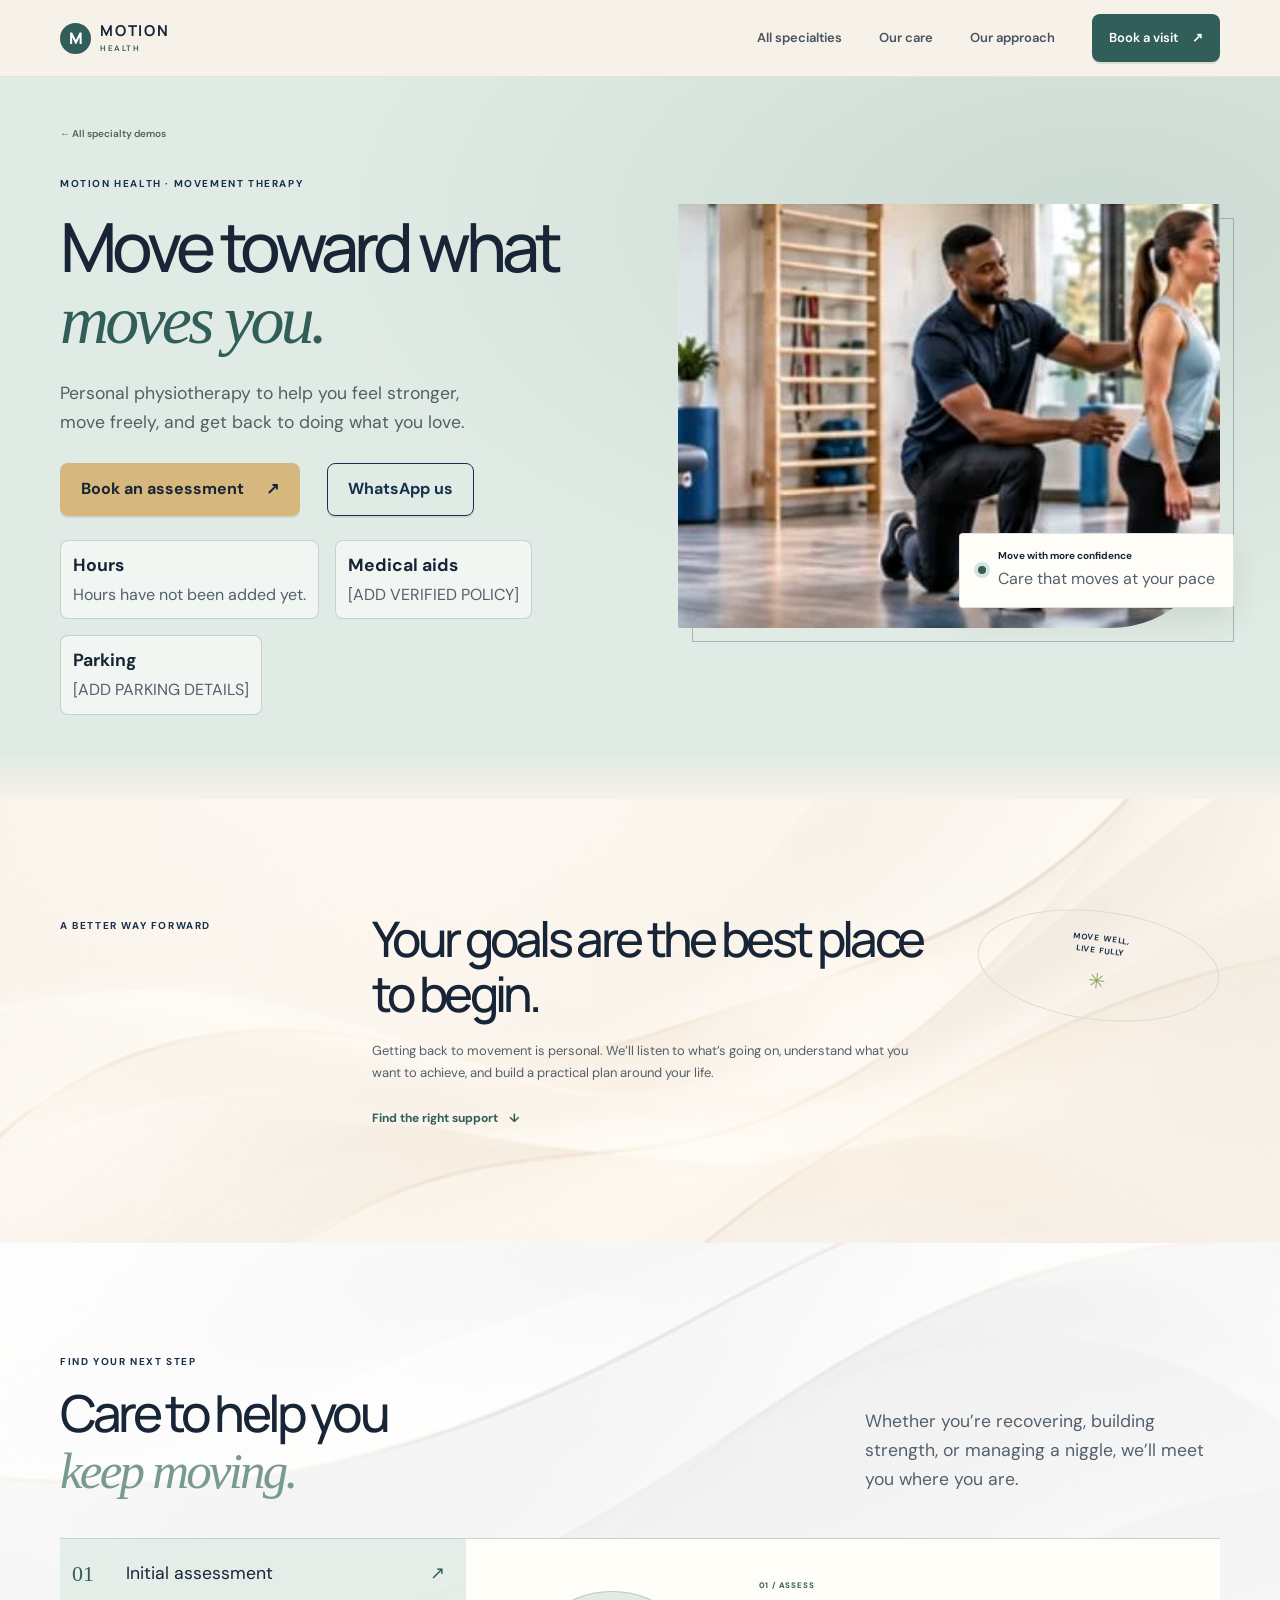
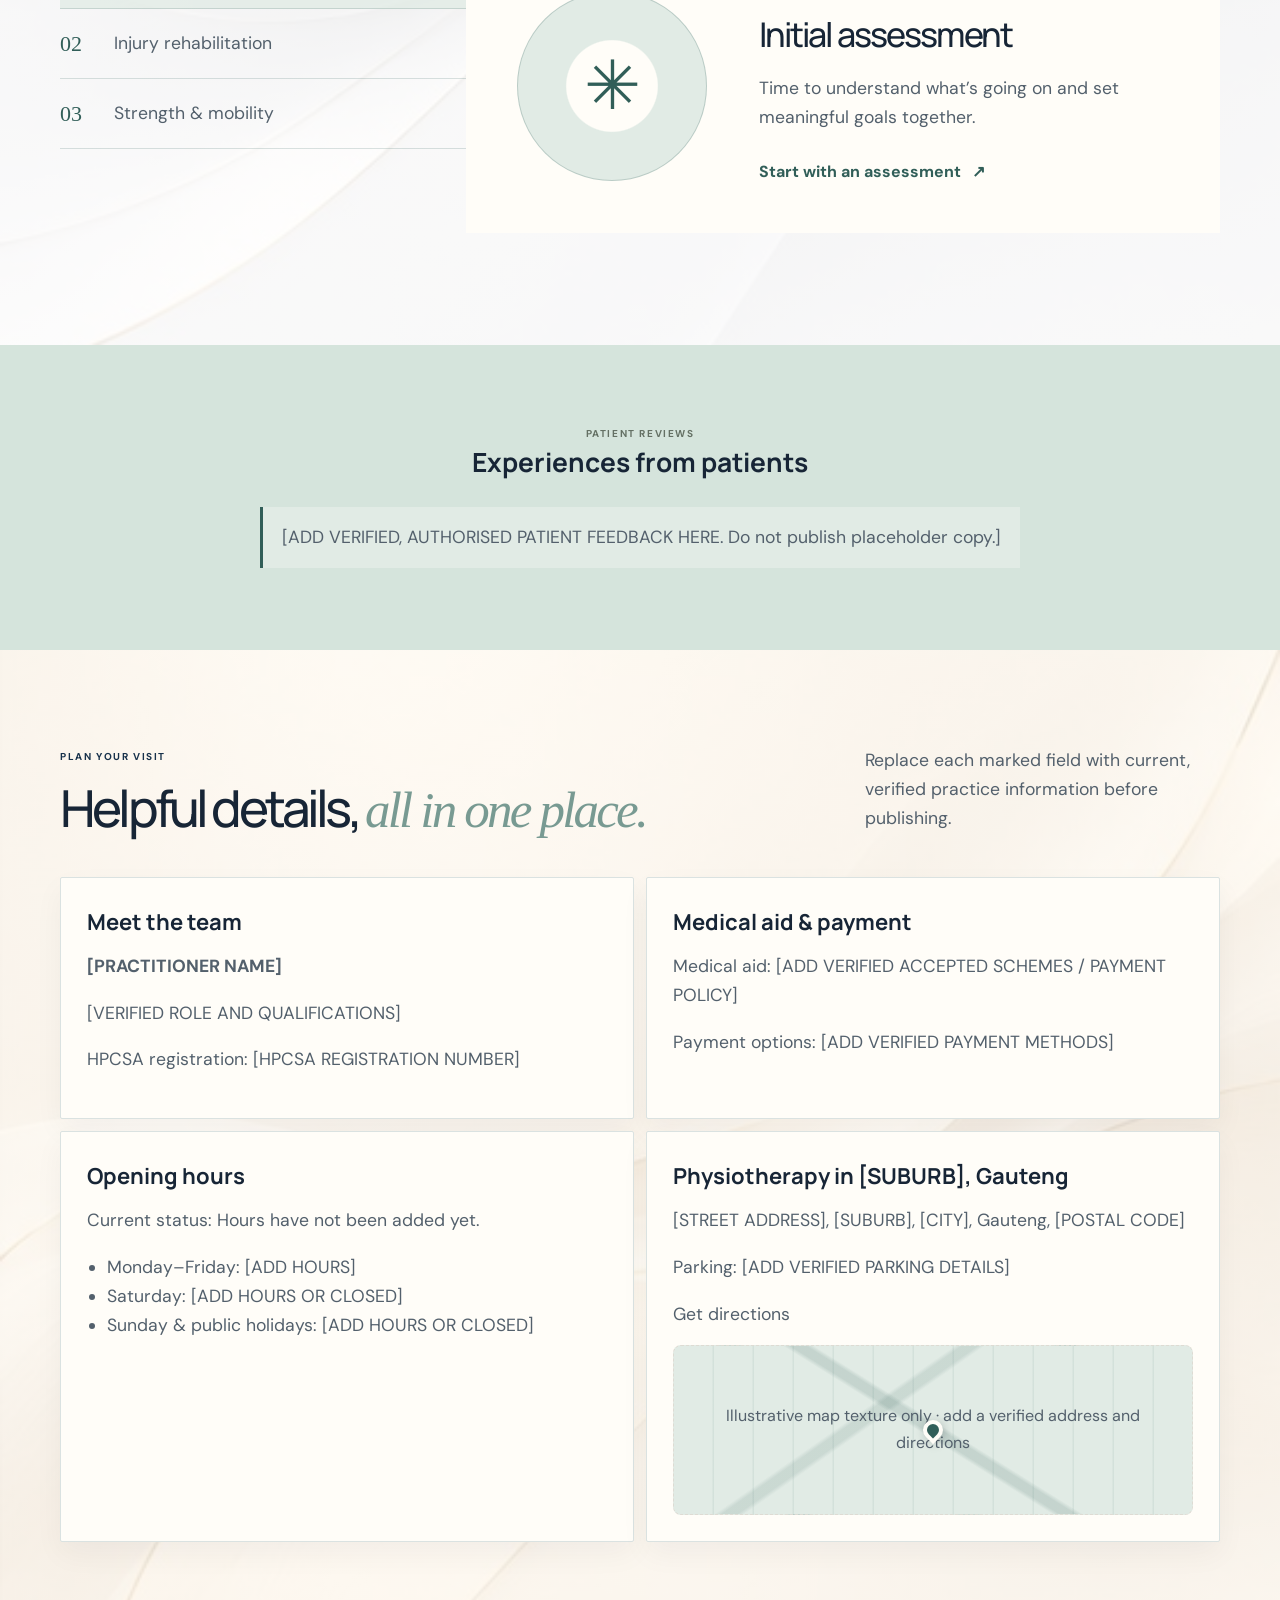
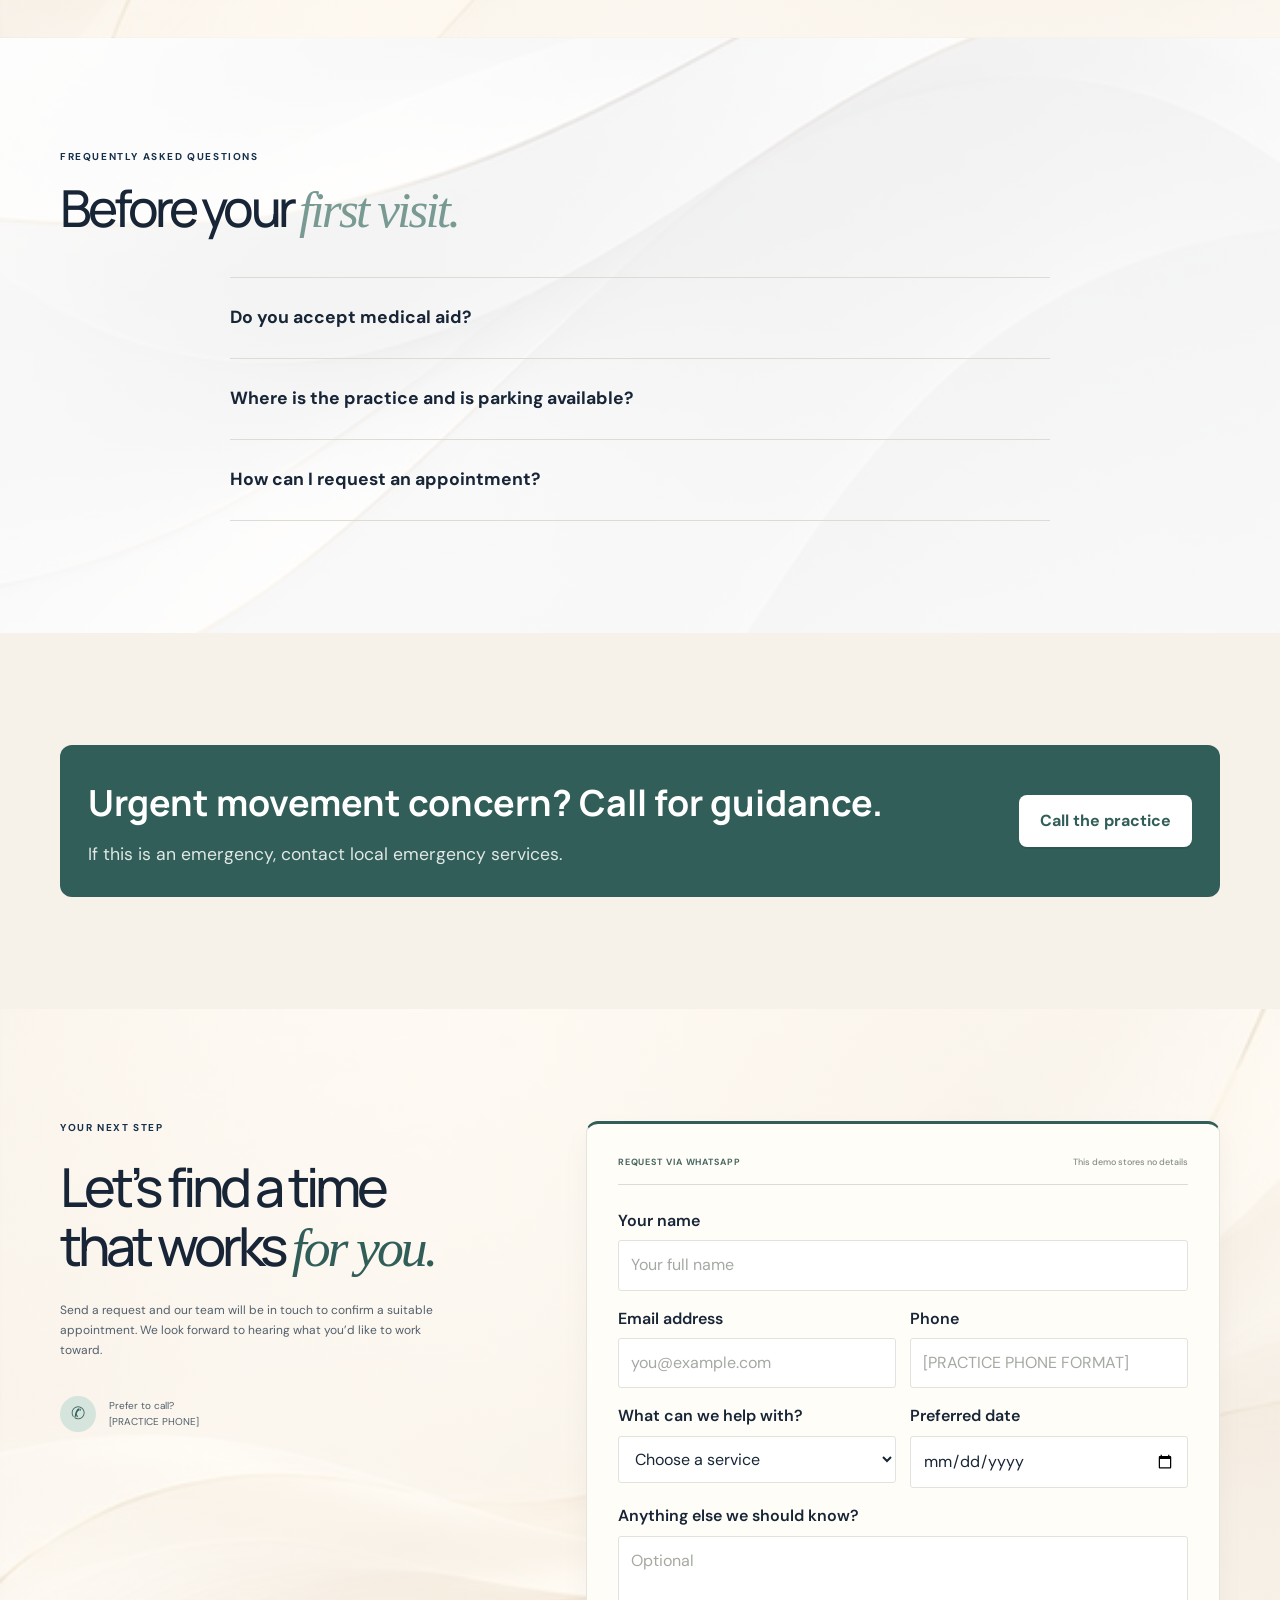
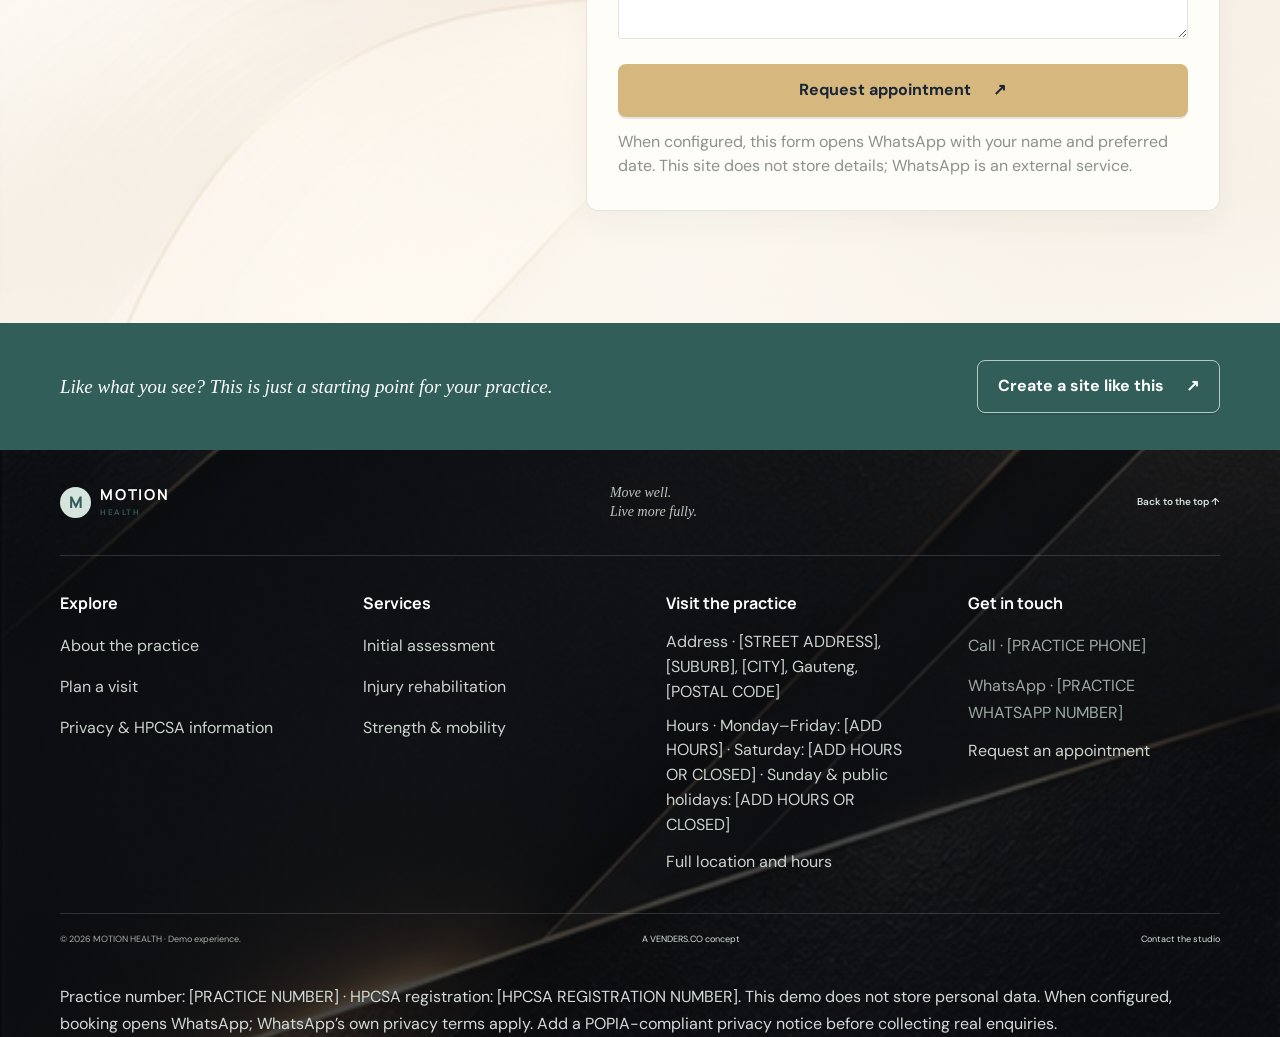
<file: demonstrations/physiotherapy.html>
<!doctype html>
<html lang="en">
<head>
  <meta charset="utf-8"><meta name="viewport" content="width=device-width, initial-scale=1"><meta name="theme-color" content="#f7f5ef">
  <meta name="description" content="MOTION HEALTH — movement therapy, rehabilitation and strength, built around you.">
  <title>MOTION HEALTH — Move with confidence</title>
  <meta name="robots" content="noindex, nofollow">
  <link rel="canonical" href="/demonstrations/physiotherapy.html">
  <link rel="icon" href="../favicon.svg" type="image/svg+xml">
  <meta property="og:type" content="website">
  <meta property="og:title" content="MOTION HEALTH — Move with confidence">
  <meta property="og:description" content="A VENDERS.CO physiotherapy concept. Replace all marked details before publishing.">
  <meta name="twitter:card" content="summary">
  <meta name="twitter:title" content="MOTION HEALTH — Move with confidence">
  <meta name="twitter:description" content="A VENDERS.CO physiotherapy concept. Replace all marked details before publishing.">
  <script type="application/ld+json">{"@context":"https://schema.org","@type":"MedicalClinic","name":"[PRACTICE NAME]","telephone":"[PRACTICE PHONE]","address":{"@type":"PostalAddress","streetAddress":"[STREET ADDRESS]","addressLocality":"[SUBURB, CITY]","addressRegion":"Gauteng","postalCode":"[POSTAL CODE]","addressCountry":"ZA"},"areaServed":"[SUBURB], Gauteng","openingHours":"[ADD VERIFIED OPENING HOURS]","sameAs":["[ADD SOCIAL PROFILE URL]"]}</script>
  <script type="application/ld+json">{"@context":"https://schema.org","@type":"FAQPage","mainEntity":[{"@type":"Question","name":"Do you accept medical aid?","acceptedAnswer":{"@type":"Answer","text":"[ADD THE PRACTICE’S VERIFIED MEDICAL-AID POLICY.]"}},{"@type":"Question","name":"Where is the practice and is parking available?","acceptedAnswer":{"@type":"Answer","text":"[ADD THE VERIFIED ADDRESS, DIRECTIONS AND PARKING DETAILS.]"}},{"@type":"Question","name":"How can I request an appointment?","acceptedAnswer":{"@type":"Answer","text":"Use the booking form to prepare a WhatsApp request. The practice must configure its WhatsApp number before the request can be sent."}}]}</script>
  <link rel="preload" href="../assets/fonts/dm-sans-latin.woff2" as="font" type="font/woff2" crossorigin>
  <link rel="preload" href="../assets/fonts/manrope-latin.woff2" as="font" type="font/woff2" crossorigin>
  <link rel="stylesheet" href="../assets/css/main.css"><link rel="stylesheet" href="../assets/css/demonstrations.css"><link rel="stylesheet" href="../assets/css/responsive.css"><link rel="stylesheet" href="../assets/css/print.css" media="print">
  <script src="../assets/js/medical-images.js" defer></script><script src="../assets/js/navigation.js" defer></script><script src="../assets/js/booking.js" defer></script><script src="../assets/js/practice.js" defer></script>
</head>
<body class="specialty-page specialty-physio" data-specialty="Physiotherapy" data-practice="MOTION HEALTH" data-phone="[PRACTICE PHONE]" data-whatsapp="[PRACTICE WHATSAPP NUMBER]" data-directions="" data-opening-hours="{}">
  <a class="skip-link" href="#main">Skip to content</a><header class="site-header"><div class="container header-inner"><a class="brand practice-brand" href="../index.html" aria-label="Motion Health demo home"><span class="brand-mark">M</span><span class="brand-lockup">MOTION<small>HEALTH</small></span></a><button class="menu-toggle" type="button" aria-expanded="false" aria-controls="primary-navigation"><span class="sr-only">Open menu</span><span></span><span></span></button><nav class="primary-nav" id="primary-navigation" aria-label="Main navigation"><a href="../index.html#specialties">All specialties</a><a href="#care">Our care</a><a href="#about">Our approach</a><a class="nav-cta" href="#book">Book a visit <span aria-hidden="true">↗</span></a></nav></div></header>
  <main id="main"><section class="specialty-hero section-pad"><div class="container specialty-hero-grid"><div class="specialty-hero-copy"><a class="back-link" href="../index.html#specialties">← All specialty demos</a><p class="eyebrow">MOTION HEALTH · Movement therapy</p><h1>Move toward what <em>moves you.</em></h1><p>Personal physiotherapy to help you feel stronger, move freely, and get back to doing what you love.</p><div class="hero-actions"><a class="button button-dark" href="#book">Book an assessment <span aria-hidden="true">↗</span></a><a class="button button-outline" href="#book" data-practice-action="whatsapp" aria-disabled="true">WhatsApp us</a></div><div class="practice-trust"><span><strong>Hours</strong><span data-hours-status role="status" aria-live="polite">Hours have not been added yet.</span></span><span><strong>Medical aids</strong><span>[ADD VERIFIED POLICY]</span></span><span><strong>Parking</strong><span>[ADD PARKING DETAILS]</span></span></div></div><div class="specialty-hero-art"><img class="medical-image" src="../assets/images/medical/medical-physiotherapy-session.jpg" data-medical-image="physiotherapy" alt="Physiotherapist guiding a client through a lunge in a bright rehabilitation studio" width="680" height="245" fetchpriority="high"><div class="specialty-art-note"><span class="status-dot"></span><span><strong>Move with more confidence</strong><small>Care that moves at your pace</small></span></div></div></div></section>
  <section class="specialty-welcome section-pad" id="about"><div class="container welcome-grid"><p class="eyebrow">A better way forward</p><div><h2>Your goals are the best place to begin.</h2><p>Getting back to movement is personal. We’ll listen to what’s going on, understand what you want to achieve, and build a practical plan around your life.</p><a class="text-link" href="#care">Find the right support <span aria-hidden="true">↓</span></a></div><div class="welcome-stamp"><span>MOVE WELL,<br>LIVE FULLY</span><span class="stamp-star">✳</span></div></div></section>
  <section class="care-section section-pad" id="care"><div class="container"><div class="section-heading"><div><p class="eyebrow">Find your next step</p><h2>Care to help you<br><em>keep moving.</em></h2></div><p>Whether you’re recovering, building strength, or managing a niggle, we’ll meet you where you are.</p></div><div class="care-cards"><article class="care-card"><span class="care-icon">✳</span><span class="care-kicker">01 / ASSESS</span><h3>Initial assessment</h3><p>Time to understand what’s going on and set meaningful goals together.</p><a href="#book" class="text-link">Start with an assessment <span>↗</span></a></article><article class="care-card"><span class="care-icon">⌁</span><span class="care-kicker">02 / RECOVER</span><h3>Injury rehabilitation</h3><p>Step-by-step support to restore movement and return to what you enjoy.</p><a href="#book" class="text-link">Talk about recovery <span>↗</span></a></article><article class="care-card"><span class="care-icon">♡</span><span class="care-kicker">03 / BUILD</span><h3>Strength & mobility</h3><p>Practical guidance and exercises that support strength for everyday life.</p><a href="#book" class="text-link">Build a stronger routine <span>↗</span></a></article></div></div></section>
  <section class="specialty-quote section-pad"><div class="container quote-inner"><p class="eyebrow">Patient reviews</p><h2>Experiences from patients</h2><p class="demo-disclaimer">[ADD VERIFIED, AUTHORISED PATIENT FEEDBACK HERE. Do not publish placeholder copy.]</p></div></section>
  <section class="practice-details section-pad" id="practice-details"><div class="container"><div class="section-heading"><div><p class="eyebrow">Plan your visit</p><h2>Helpful details, <em>all in one place.</em></h2></div><p>Replace each marked field with current, verified practice information before publishing.</p></div><div class="practice-details-grid"><article class="practice-card" id="about-team"><h3>Meet the team</h3><p><strong>[PRACTITIONER NAME]</strong></p><p>[VERIFIED ROLE AND QUALIFICATIONS]</p><p>HPCSA registration: [HPCSA REGISTRATION NUMBER]</p></article><article class="practice-card"><h3>Medical aid & payment</h3><p>Medical aid: [ADD VERIFIED ACCEPTED SCHEMES / PAYMENT POLICY]</p><p>Payment options: [ADD VERIFIED PAYMENT METHODS]</p></article><article class="practice-card"><h3>Opening hours</h3><p>Current status: <span data-hours-status role="status" aria-live="polite">Hours have not been added yet.</span></p><ul><li>Monday–Friday: [ADD HOURS]</li><li>Saturday: [ADD HOURS OR CLOSED]</li><li>Sunday & public holidays: [ADD HOURS OR CLOSED]</li></ul></article>  <article class="practice-card"><h3>Physiotherapy in [SUBURB], Gauteng</h3><p>[STREET ADDRESS], [SUBURB], [CITY], Gauteng, [POSTAL CODE]</p><p>Parking: [ADD VERIFIED PARKING DETAILS]</p><a href="#practice-details" data-practice-directions aria-disabled="true">Get directions</a><div class="practice-map" role="img" aria-label="Map placeholder; add the verified practice location before publishing">[ADD VERIFIED MAP]</div></article></div></div></section>
  <section class="practice-faq section-pad"><div class="container"><div class="section-heading"><div><p class="eyebrow">Frequently asked questions</p><h2>Before your <em>first visit.</em></h2></div></div><div class="practice-faq-list"><details><summary>Do you accept medical aid?</summary><p>[ADD THE PRACTICE’S VERIFIED MEDICAL-AID POLICY.]</p></details><details><summary>Where is the practice and is parking available?</summary><p>[ADD THE VERIFIED ADDRESS, DIRECTIONS AND PARKING DETAILS.]</p></details><details><summary>How can I request an appointment?</summary><p>Use the booking form to prepare a WhatsApp request. The practice must configure its WhatsApp number before the request can be sent.</p></details></div></div></section>
  <section class="section-pad"><div class="container practice-emergency"><div><h2>Urgent movement concern? Call for guidance.</h2><p>If this is an emergency, contact local emergency services.</p></div><a class="button" href="#practice-details" data-practice-action="call" aria-disabled="true">Call the practice</a></div></section>
  <section class="book-section section-pad" id="book"><div class="container book-grid"><div class="book-copy"><p class="eyebrow">Your next step</p><h2>Let’s find a time<br>that works <em>for you.</em></h2><p>Send a request and our team will be in touch to confirm a suitable appointment. We look forward to hearing what you’d like to work toward.</p><div class="book-contact"><span>✆</span><span>Prefer to call?<br><a data-practice-action="call" href="#practice-details" aria-disabled="true">[PRACTICE PHONE]</a></span></div></div><form class="booking-form" data-booking-form><div class="form-heading"><span>REQUEST VIA WHATSAPP</span><span>This demo stores no details</span></div><label>Your name<input name="name" autocomplete="name" required placeholder="Your full name"></label><div class="form-row"><label>Email address<input name="email" type="email" autocomplete="email" required placeholder="you@example.com"></label><label>Phone<input name="phone" type="tel" autocomplete="tel" required placeholder="[PRACTICE PHONE FORMAT]"></label></div><div class="form-row"><label>What can we help with?<select name="service" required><option value="" selected disabled>Choose a service</option><option>Initial assessment</option><option>Injury rehabilitation</option><option>Strength and mobility</option><option>Other movement concern</option></select></label><label>Preferred date<input name="date" type="date" required></label></div><label>Anything else we should know?<textarea name="message" rows="3" placeholder="Optional"></textarea></label><button class="button button-dark" type="submit">Request appointment <span aria-hidden="true">↗</span></button><p class="form-note">When configured, this form opens WhatsApp with your name and preferred date. This site does not store details; WhatsApp is an external service.</p><p class="form-feedback" data-form-feedback role="status" aria-live="polite"></p></form></div></section>
  <section class="specialty-back"><div class="container"><p>Like what you see? This is just a starting point for your practice.</p><a class="button button-outline" href="../index.html#contact">Create a site like this <span aria-hidden="true">↗</span></a></div></section></main>
  <footer class="site-footer"><div class="container footer-top"><a class="brand brand-footer practice-brand" href="../index.html"><span class="brand-mark">M</span><span class="brand-lockup">MOTION<small>HEALTH</small></span></a><p>Move well.<br>Live more fully.</p><a class="footer-top-link" href="#main">Back to the top ↑</a></div><div class="container footer-bottom"><span>© <span data-current-year>2026</span> MOTION HEALTH · Demo experience.</span><a href="../index.html">A VENDERS.CO concept</a><a href="mailto:hello@venders.co">Contact the studio</a></div><div class="container"><p class="compliance-note">Practice number: [PRACTICE NUMBER] · HPCSA registration: [HPCSA REGISTRATION NUMBER]. This demo does not store personal data. When configured, booking opens WhatsApp; WhatsApp’s own privacy terms apply. Add a POPIA-compliant privacy notice before collecting real enquiries.</p></div></footer>
  <nav class="mobile-actions" aria-label="Quick contact actions"><a href="#practice-details" data-practice-action="call" aria-disabled="true">Call</a><a href="#book" data-practice-action="whatsapp" aria-disabled="true">WhatsApp</a><a href="#book">Book</a></nav>
</body></html>
</file>
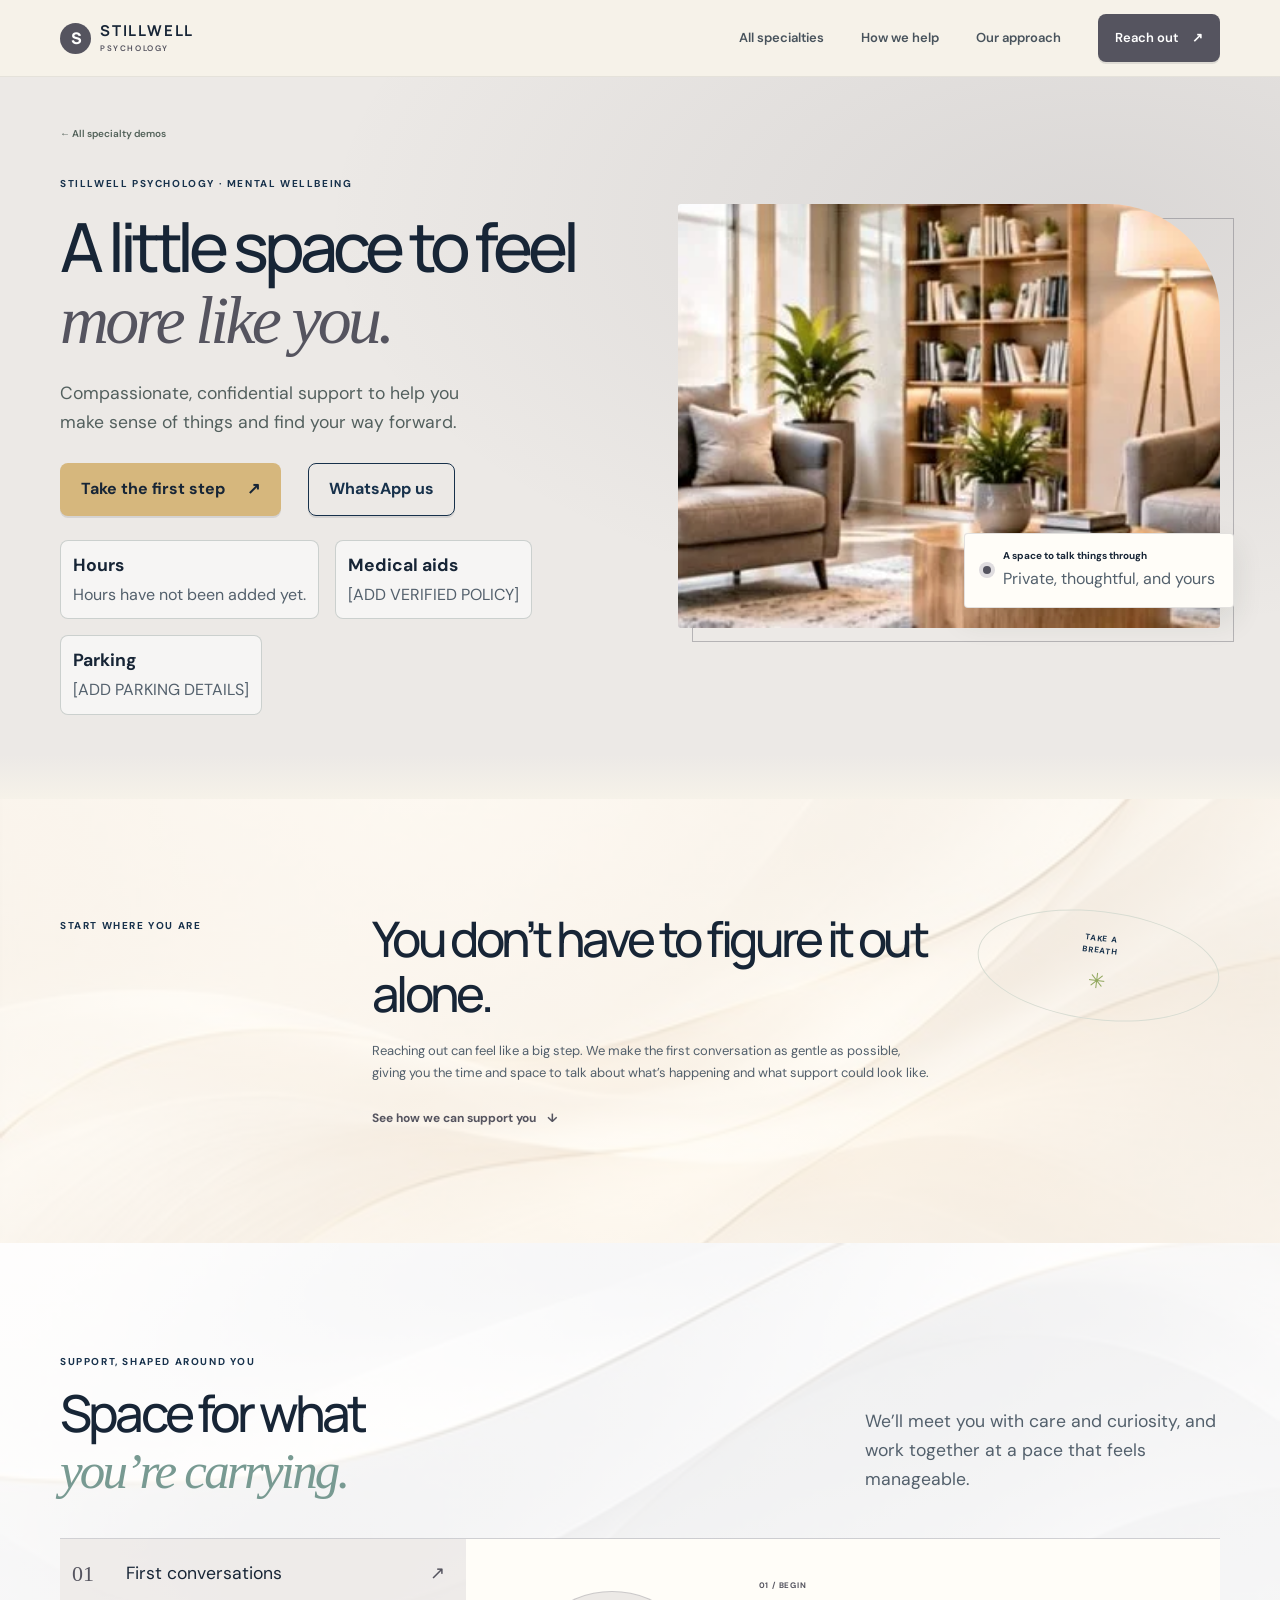
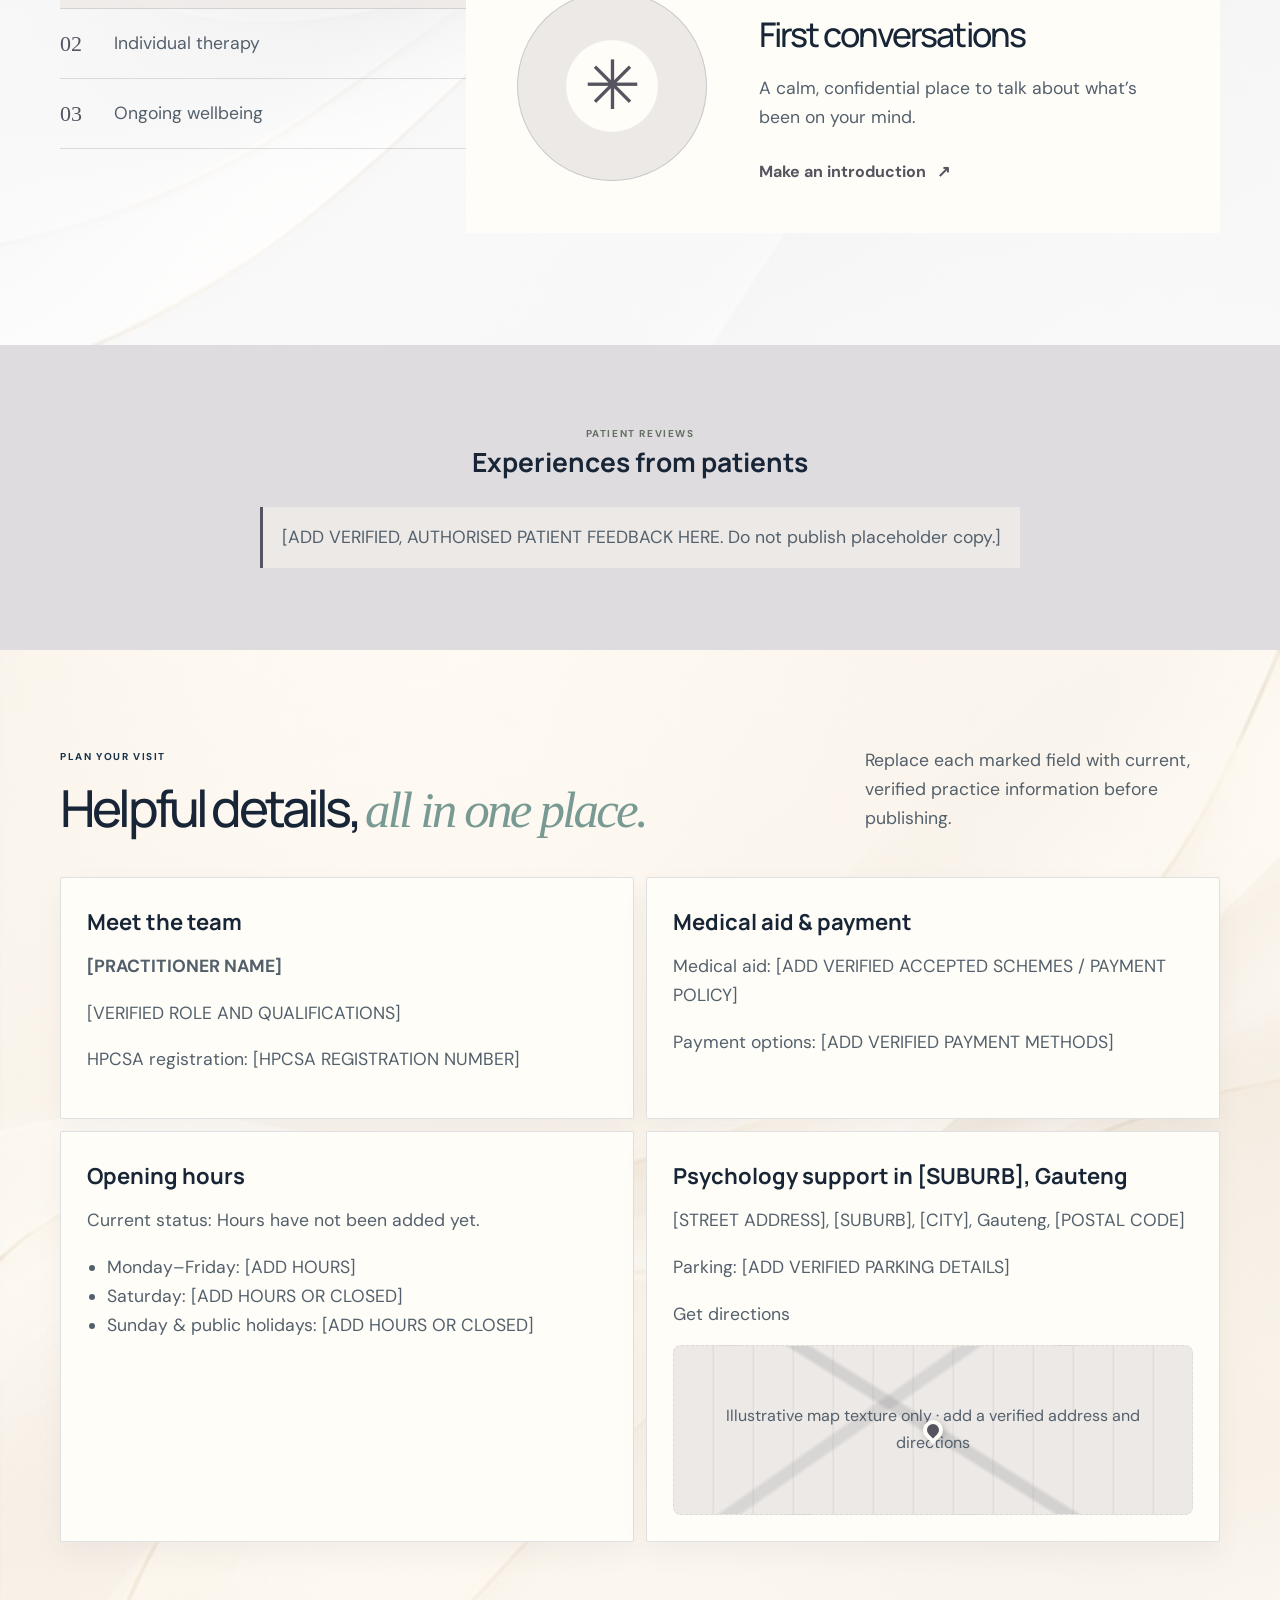
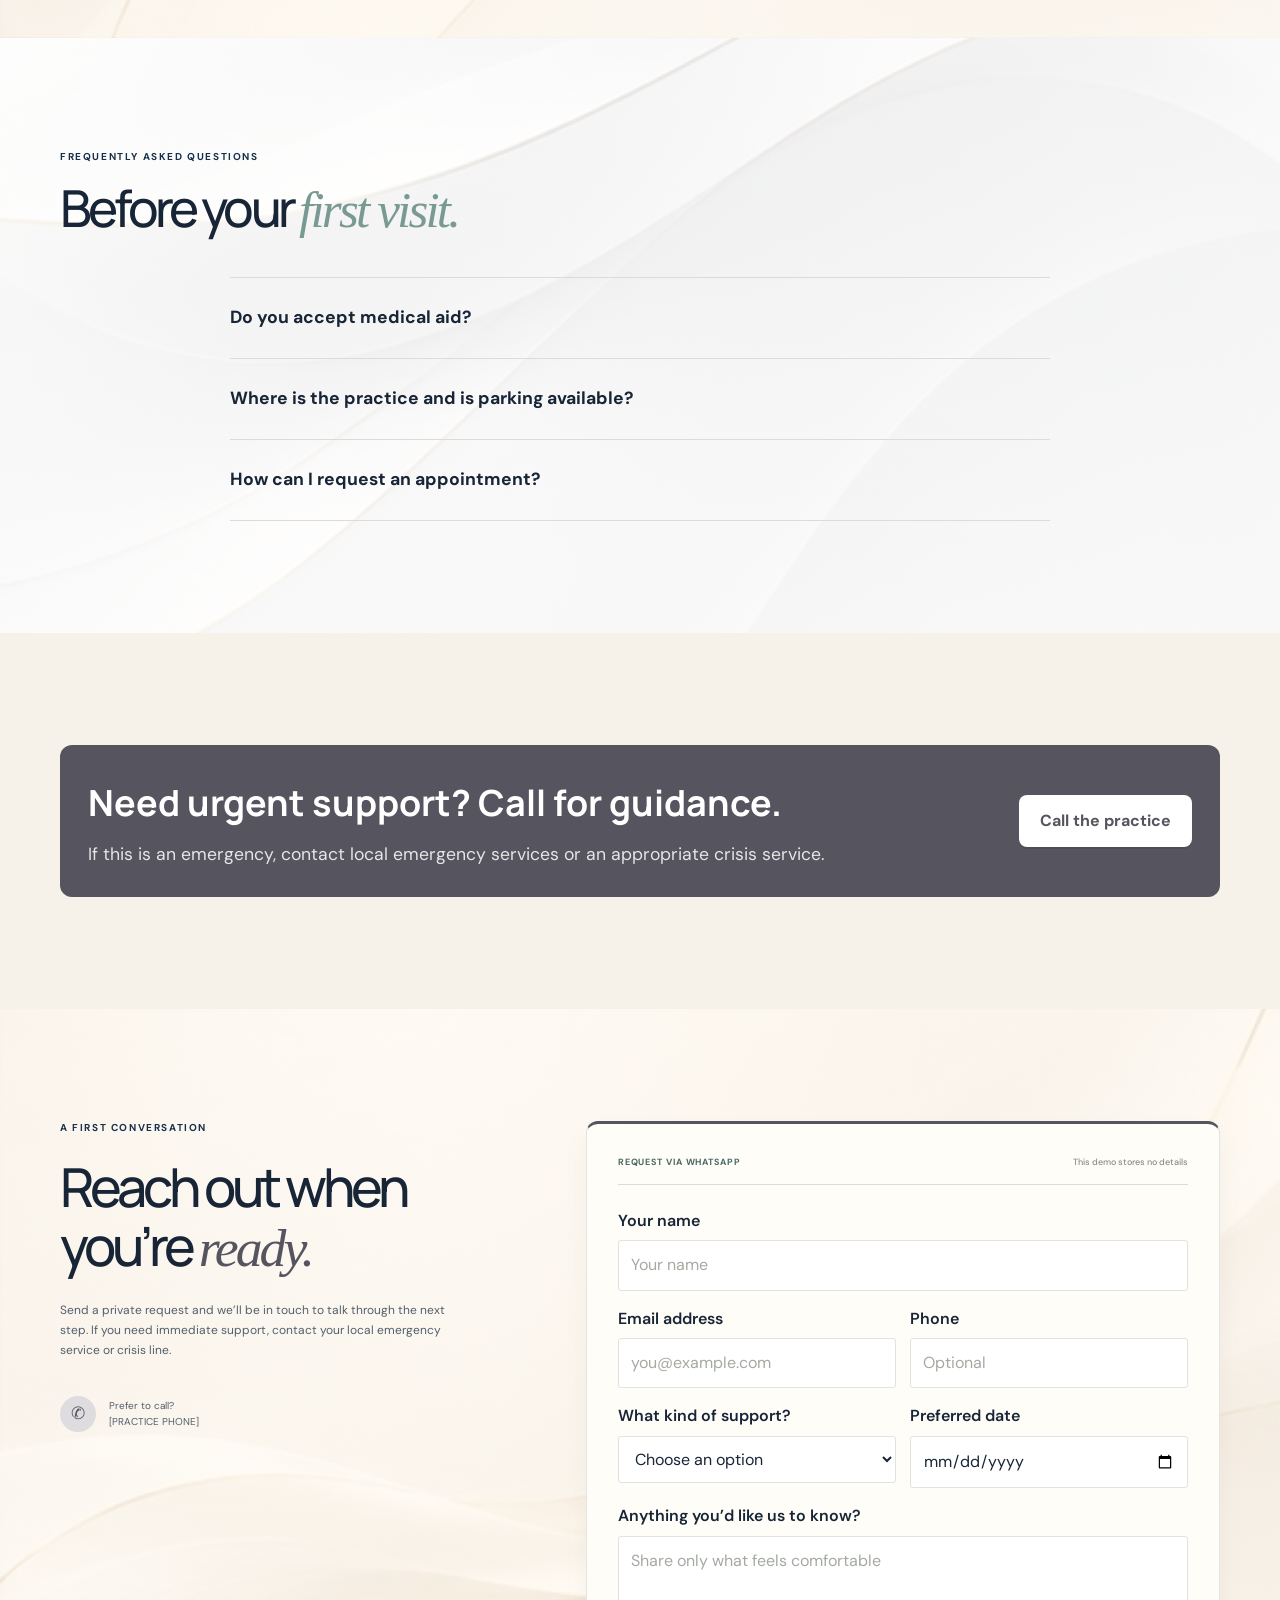
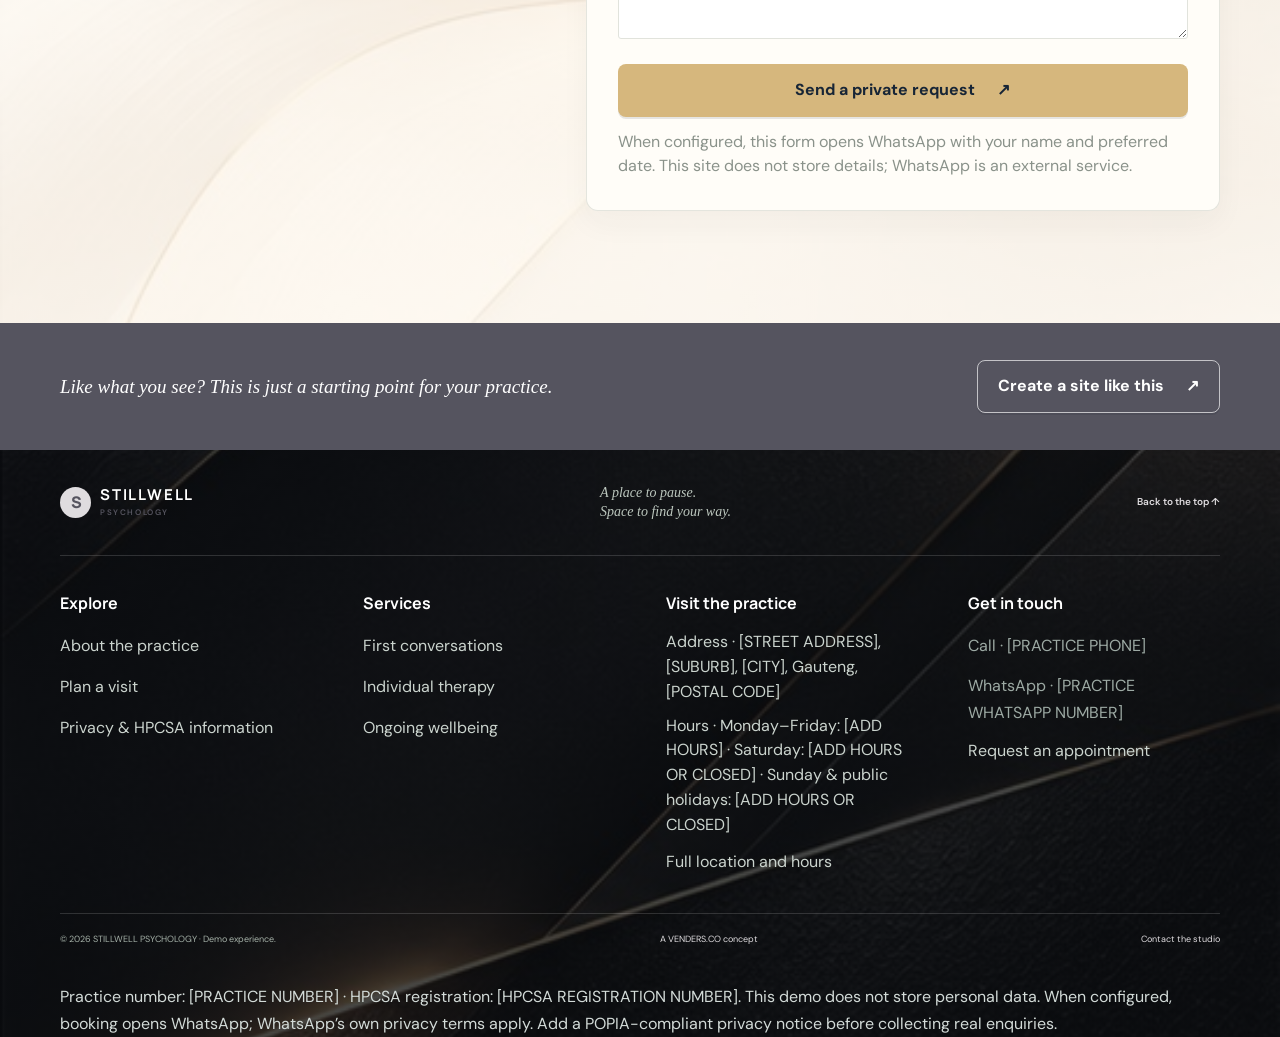
<file: demonstrations/psychology.html>
<!doctype html>
<html lang="en">
<head>
  <meta charset="utf-8"><meta name="viewport" content="width=device-width, initial-scale=1"><meta name="theme-color" content="#f7f5ef">
  <meta name="description" content="STILLWELL PSYCHOLOGY — compassionate counselling in a calm, confidential space.">
  <title>STILLWELL PSYCHOLOGY — Space to begin</title>
  <meta name="robots" content="noindex, nofollow">
  <link rel="canonical" href="/demonstrations/psychology.html">
  <link rel="icon" href="../favicon.svg" type="image/svg+xml">
  <meta property="og:type" content="website">
  <meta property="og:title" content="STILLWELL PSYCHOLOGY — Space to begin">
  <meta property="og:description" content="A VENDERS.CO psychology concept. Replace all marked details before publishing.">
  <meta name="twitter:card" content="summary">
  <meta name="twitter:title" content="STILLWELL PSYCHOLOGY — Space to begin">
  <meta name="twitter:description" content="A VENDERS.CO psychology concept. Replace all marked details before publishing.">
  <script type="application/ld+json">{"@context":"https://schema.org","@type":"MedicalClinic","name":"[PRACTICE NAME]","telephone":"[PRACTICE PHONE]","address":{"@type":"PostalAddress","streetAddress":"[STREET ADDRESS]","addressLocality":"[SUBURB, CITY]","addressRegion":"Gauteng","postalCode":"[POSTAL CODE]","addressCountry":"ZA"},"areaServed":"[SUBURB], Gauteng","openingHours":"[ADD VERIFIED OPENING HOURS]","sameAs":["[ADD SOCIAL PROFILE URL]"]}</script>
  <script type="application/ld+json">{"@context":"https://schema.org","@type":"FAQPage","mainEntity":[{"@type":"Question","name":"Do you accept medical aid?","acceptedAnswer":{"@type":"Answer","text":"[ADD THE PRACTICE’S VERIFIED MEDICAL-AID POLICY.]"}},{"@type":"Question","name":"Where is the practice and is parking available?","acceptedAnswer":{"@type":"Answer","text":"[ADD THE VERIFIED ADDRESS, DIRECTIONS AND PARKING DETAILS.]"}},{"@type":"Question","name":"How can I request an appointment?","acceptedAnswer":{"@type":"Answer","text":"Use the booking form to prepare a WhatsApp request. The practice must configure its WhatsApp number before the request can be sent."}}]}</script>
  <link rel="preload" href="../assets/fonts/dm-sans-latin.woff2" as="font" type="font/woff2" crossorigin>
  <link rel="preload" href="../assets/fonts/manrope-latin.woff2" as="font" type="font/woff2" crossorigin>
  <link rel="stylesheet" href="../assets/css/main.css"><link rel="stylesheet" href="../assets/css/demonstrations.css"><link rel="stylesheet" href="../assets/css/responsive.css"><link rel="stylesheet" href="../assets/css/print.css" media="print">
  <script src="../assets/js/medical-images.js" defer></script><script src="../assets/js/navigation.js" defer></script><script src="../assets/js/booking.js" defer></script><script src="../assets/js/practice.js" defer></script>
</head>
<body class="specialty-page specialty-psychology" data-specialty="Psychology" data-practice="STILLWELL PSYCHOLOGY" data-phone="[PRACTICE PHONE]" data-whatsapp="[PRACTICE WHATSAPP NUMBER]" data-directions="" data-opening-hours="{}">
  <a class="skip-link" href="#main">Skip to content</a><header class="site-header"><div class="container header-inner"><a class="brand practice-brand" href="../index.html" aria-label="Stillwell Psychology demo home"><span class="brand-mark">S</span><span class="brand-lockup">STILLWELL<small>PSYCHOLOGY</small></span></a><button class="menu-toggle" type="button" aria-expanded="false" aria-controls="primary-navigation"><span class="sr-only">Open menu</span><span></span><span></span></button><nav class="primary-nav" id="primary-navigation" aria-label="Main navigation"><a href="../index.html#specialties">All specialties</a><a href="#care">How we help</a><a href="#about">Our approach</a><a class="nav-cta" href="#book">Reach out <span aria-hidden="true">↗</span></a></nav></div></header>
  <main id="main"><section class="specialty-hero section-pad"><div class="container specialty-hero-grid"><div class="specialty-hero-copy"><a class="back-link" href="../index.html#specialties">← All specialty demos</a><p class="eyebrow">STILLWELL PSYCHOLOGY · Mental wellbeing</p><h1>A little space to feel <em>more like you.</em></h1><p>Compassionate, confidential support to help you make sense of things and find your way forward.</p><div class="hero-actions"><a class="button button-dark" href="#book">Take the first step <span aria-hidden="true">↗</span></a><a class="button button-outline" href="#book" data-practice-action="whatsapp" aria-disabled="true">WhatsApp us</a></div><div class="practice-trust"><span><strong>Hours</strong><span data-hours-status role="status" aria-live="polite">Hours have not been added yet.</span></span><span><strong>Medical aids</strong><span>[ADD VERIFIED POLICY]</span></span><span><strong>Parking</strong><span>[ADD PARKING DETAILS]</span></span></div></div><div class="specialty-hero-art"><img class="medical-image" src="../assets/images/medical/medical-psychology-room.jpg" data-medical-image="psychology" alt="Counselling room with comfortable chairs, bookshelves and soft light" width="680" height="255" fetchpriority="high"><div class="specialty-art-note"><span class="status-dot"></span><span><strong>A space to talk things through</strong><small>Private, thoughtful, and yours</small></span></div></div></div></section>
  <section class="specialty-welcome section-pad" id="about"><div class="container welcome-grid"><p class="eyebrow">Start where you are</p><div><h2>You don’t have to figure it out alone.</h2><p>Reaching out can feel like a big step. We make the first conversation as gentle as possible, giving you the time and space to talk about what’s happening and what support could look like.</p><a class="text-link" href="#care">See how we can support you <span aria-hidden="true">↓</span></a></div><div class="welcome-stamp"><span>TAKE A<br>BREATH</span><span class="stamp-star">✳</span></div></div></section>
  <section class="care-section section-pad" id="care"><div class="container"><div class="section-heading"><div><p class="eyebrow">Support, shaped around you</p><h2>Space for what<br><em>you’re carrying.</em></h2></div><p>We’ll meet you with care and curiosity, and work together at a pace that feels manageable.</p></div><div class="care-cards"><article class="care-card"><span class="care-icon">✳</span><span class="care-kicker">01 / BEGIN</span><h3>First conversations</h3><p>A calm, confidential place to talk about what’s been on your mind.</p><a href="#book" class="text-link">Make an introduction <span>↗</span></a></article><article class="care-card"><span class="care-icon">⌁</span><span class="care-kicker">02 / UNDERSTAND</span><h3>Individual therapy</h3><p>Thoughtful one-to-one support to explore patterns and find new perspectives.</p><a href="#book" class="text-link">Ask about therapy <span>↗</span></a></article><article class="care-card"><span class="care-icon">♡</span><span class="care-kicker">03 / GROW</span><h3>Ongoing wellbeing</h3><p>Practical support as you build tools, confidence, and a way forward that fits.</p><a href="#book" class="text-link">Talk about support <span>↗</span></a></article></div></div></section>
  <section class="specialty-quote section-pad"><div class="container quote-inner"><p class="eyebrow">Patient reviews</p><h2>Experiences from patients</h2><p class="demo-disclaimer">[ADD VERIFIED, AUTHORISED PATIENT FEEDBACK HERE. Do not publish placeholder copy.]</p></div></section>
  <section class="practice-details section-pad" id="practice-details"><div class="container"><div class="section-heading"><div><p class="eyebrow">Plan your visit</p><h2>Helpful details, <em>all in one place.</em></h2></div><p>Replace each marked field with current, verified practice information before publishing.</p></div><div class="practice-details-grid"><article class="practice-card" id="about-team"><h3>Meet the team</h3><p><strong>[PRACTITIONER NAME]</strong></p><p>[VERIFIED ROLE AND QUALIFICATIONS]</p><p>HPCSA registration: [HPCSA REGISTRATION NUMBER]</p></article><article class="practice-card"><h3>Medical aid & payment</h3><p>Medical aid: [ADD VERIFIED ACCEPTED SCHEMES / PAYMENT POLICY]</p><p>Payment options: [ADD VERIFIED PAYMENT METHODS]</p></article><article class="practice-card"><h3>Opening hours</h3><p>Current status: <span data-hours-status role="status" aria-live="polite">Hours have not been added yet.</span></p><ul><li>Monday–Friday: [ADD HOURS]</li><li>Saturday: [ADD HOURS OR CLOSED]</li><li>Sunday & public holidays: [ADD HOURS OR CLOSED]</li></ul></article>  <article class="practice-card"><h3>Psychology support in [SUBURB], Gauteng</h3><p>[STREET ADDRESS], [SUBURB], [CITY], Gauteng, [POSTAL CODE]</p><p>Parking: [ADD VERIFIED PARKING DETAILS]</p><a href="#practice-details" data-practice-directions aria-disabled="true">Get directions</a><div class="practice-map" role="img" aria-label="Map placeholder; add the verified practice location before publishing">[ADD VERIFIED MAP]</div></article></div></div></section>
  <section class="practice-faq section-pad"><div class="container"><div class="section-heading"><div><p class="eyebrow">Frequently asked questions</p><h2>Before your <em>first visit.</em></h2></div></div><div class="practice-faq-list"><details><summary>Do you accept medical aid?</summary><p>[ADD THE PRACTICE’S VERIFIED MEDICAL-AID POLICY.]</p></details><details><summary>Where is the practice and is parking available?</summary><p>[ADD THE VERIFIED ADDRESS, DIRECTIONS AND PARKING DETAILS.]</p></details><details><summary>How can I request an appointment?</summary><p>Use the booking form to prepare a WhatsApp request. The practice must configure its WhatsApp number before the request can be sent.</p></details></div></div></section>
  <section class="section-pad"><div class="container practice-emergency"><div><h2>Need urgent support? Call for guidance.</h2><p>If this is an emergency, contact local emergency services or an appropriate crisis service.</p></div><a class="button" href="#practice-details" data-practice-action="call" aria-disabled="true">Call the practice</a></div></section>
  <section class="book-section section-pad" id="book"><div class="container book-grid"><div class="book-copy"><p class="eyebrow">A first conversation</p><h2>Reach out when<br>you’re <em>ready.</em></h2><p>Send a private request and we’ll be in touch to talk through the next step. If you need immediate support, contact your local emergency service or crisis line.</p><div class="book-contact"><span>✆</span><span>Prefer to call?<br><a data-practice-action="call" href="#practice-details" aria-disabled="true">[PRACTICE PHONE]</a></span></div></div><form class="booking-form" data-booking-form><div class="form-heading"><span>REQUEST VIA WHATSAPP</span><span>This demo stores no details</span></div><label>Your name<input name="name" autocomplete="name" required placeholder="Your name"></label><div class="form-row"><label>Email address<input name="email" type="email" autocomplete="email" required placeholder="you@example.com"></label><label>Phone<input name="phone" type="tel" autocomplete="tel" placeholder="Optional"></label></div><div class="form-row"><label>What kind of support?<select name="service" required><option value="" selected disabled>Choose an option</option><option>First conversation</option><option>Individual therapy</option><option>Ongoing support</option><option>I'm not sure yet</option></select></label><label>Preferred date<input name="date" type="date" required></label></div><label>Anything you’d like us to know?<textarea name="message" rows="3" placeholder="Share only what feels comfortable"></textarea></label><button class="button button-dark" type="submit">Send a private request <span aria-hidden="true">↗</span></button><p class="form-note">When configured, this form opens WhatsApp with your name and preferred date. This site does not store details; WhatsApp is an external service.</p><p class="form-feedback" data-form-feedback role="status" aria-live="polite"></p></form></div></section>
  <section class="specialty-back"><div class="container"><p>Like what you see? This is just a starting point for your practice.</p><a class="button button-outline" href="../index.html#contact">Create a site like this <span aria-hidden="true">↗</span></a></div></section></main>
  <footer class="site-footer"><div class="container footer-top"><a class="brand brand-footer practice-brand" href="../index.html"><span class="brand-mark">S</span><span class="brand-lockup">STILLWELL<small>PSYCHOLOGY</small></span></a><p>A place to pause.<br>Space to find your way.</p><a class="footer-top-link" href="#main">Back to the top ↑</a></div><div class="container footer-bottom"><span>© <span data-current-year>2026</span> STILLWELL PSYCHOLOGY · Demo experience.</span><a href="../index.html">A VENDERS.CO concept</a><a href="mailto:hello@venders.co">Contact the studio</a></div><div class="container"><p class="compliance-note">Practice number: [PRACTICE NUMBER] · HPCSA registration: [HPCSA REGISTRATION NUMBER]. This demo does not store personal data. When configured, booking opens WhatsApp; WhatsApp’s own privacy terms apply. Add a POPIA-compliant privacy notice before collecting real enquiries.</p></div></footer>
  <nav class="mobile-actions" aria-label="Quick contact actions"><a href="#practice-details" data-practice-action="call" aria-disabled="true">Call</a><a href="#book" data-practice-action="whatsapp" aria-disabled="true">WhatsApp</a><a href="#book">Book</a></nav>
</body></html>
</file>
<file: assets/css/main.css>
:root {
  color-scheme: light dark;
  --space-1: 8px;
  --space-2: 16px;
  --space-3: 24px;
  --space-4: 32px;
  --space-5: 40px;
  --space-6: 48px;
  --space-7: 64px;
  --space-8: 80px;
  --space-9: 96px;
  --space-10: 128px;
  --radius-sm: 8px;
  --radius-md: 12px;
  --radius-lg: 20px;
  --radius-pill: 999px;
  --shadow-card: 0 16px 40px rgba(16, 26, 37, .08), 0 2px 8px rgba(16, 26, 37, .04);
  --shadow-header: 0 8px 26px rgba(16, 26, 37, .12);
  --shadow-raised: 0 22px 48px rgba(16, 26, 37, .13), 0 4px 12px rgba(16, 26, 37, .05);
  --z-header: 20;
  --z-menu: 30;
  --z-mobile-actions: 40;
  --color-primary: #17314b;
  --color-primary-strong: #102238;
  --color-tint: #e9edf0;
  --color-accent: #d6b77d;
  --color-accent-ink: #172536;
  --color-paper: #f6f2e9;
  --color-surface: #fffdf8;
  --color-ink: #172536;
  --color-muted: #53606c;
  --color-line: #dedbd3;
  --color-error: #9c2828;
  --color-success: #285d48;
  --color-focus: #164e63;
  --text-xs: clamp(.75rem, .7rem + .2vw, .875rem);
  --text-sm: clamp(.875rem, .82rem + .25vw, 1rem);
  --text-base: clamp(1rem, .98rem + .15vw, 1.125rem);
  --text-lg: clamp(1.125rem, 1rem + .6vw, 1.375rem);
  --text-xl: clamp(1.5rem, 1.15rem + 1.6vw, 2.25rem);
  --text-2xl: clamp(2.125rem, 1.5rem + 3vw, 3.5rem);
  --text-hero: clamp(2.75rem, 2rem + 4vw, 4.5rem);
  --paper: var(--color-paper);
  --white: var(--color-surface);
  --ink: var(--color-ink);
  --muted: var(--color-muted);
  --green: var(--color-primary);
  --green-dark: var(--color-primary-strong);
  --lime: var(--color-accent);
  --sage: #e2d3b3;
  --stone: #b69b83;
  --line: var(--color-line);
  --serif: "Iowan Old Style", "Palatino Linotype", "Book Antiqua", Georgia, serif;
  --sans: "DM Sans", Arial, sans-serif;
  --display: "Manrope", "DM Sans", Arial, sans-serif;
}

@font-face {
  font-family: "DM Sans";
  font-style: normal;
  font-weight: 400 700;
  font-display: swap;
  src: url("../fonts/dm-sans-latin.woff2") format("woff2");
}
@font-face {
  font-family: "Manrope";
  font-style: normal;
  font-weight: 400 800;
  font-display: swap;
  src: url("../fonts/manrope-latin.woff2") format("woff2");
}

* { box-sizing: border-box; }
html { scroll-behavior: smooth; scroll-padding-top: 86px; }
body { margin: 0; background: var(--paper); color: var(--ink); font-family: var(--sans); font-size: var(--text-base); line-height: 1.65; -webkit-font-smoothing: antialiased; }
img { display: block; max-width: 100%; }
a { color: inherit; text-decoration: none; }
button, input, select, textarea { font: inherit; }
button, a { -webkit-tap-highlight-color: transparent; }
::selection { color: var(--ink); background: var(--lime); }
.container { width: min(1160px, calc(100% - 64px)); margin-inline: auto; }
.section-pad { padding-block: 112px; }
.medical-image { width: 100%; height: 100%; object-fit: cover; }
.medical-hero { background-position: center; background-size: cover; }
.sr-only { position: absolute; width: 1px; height: 1px; padding: 0; margin: -1px; overflow: hidden; clip: rect(0,0,0,0); white-space: nowrap; border: 0; }
.skip-link { position: fixed; z-index: 20; top: 12px; left: 12px; padding: 10px 16px; transform: translateY(-160%); color: white; background: var(--ink); border-radius: 6px; }
.skip-link:focus { transform: translateY(0); }
.site-header { position: sticky; z-index: var(--z-header); top: 0; background: rgba(248,247,242,.94); border-bottom: 1px solid rgba(29,41,37,.08); backdrop-filter: blur(14px); transition: box-shadow .22s ease, background-color .22s ease; }
.site-header.is-scrolled { box-shadow: var(--shadow-header); }
.header-inner { min-height: 76px; display: flex; align-items: center; justify-content: space-between; transition: min-height .22s ease; }
.site-header.is-scrolled .header-inner { min-height: 64px; }
.brand { display: inline-flex; align-items: center; gap: 9px; font-family: var(--display); font-size: 20px; font-weight: 800; letter-spacing: -.08em; }
.brand-mark { width: 31px; height: 31px; display: inline-grid; place-items: center; border-radius: 50%; color: var(--paper); background: var(--green); font-size: 16px; font-weight: 800; letter-spacing: -.07em; }
.brand-dot { color: #87a836; }
.primary-nav { display: flex; align-items: center; gap: 37px; font-size: 13px; font-weight: 600; }
.primary-nav > a:not(.nav-cta) { color: #4a544f; transition: color .2s ease; }
.primary-nav > a:not(.nav-cta):hover { color: var(--green); }
.nav-cta { display: inline-flex; align-items: center; gap: 14px; padding: 11px 17px; color: white; background: var(--green); border-radius: 4px; transition: background .2s ease, transform .2s ease; }
.nav-cta:hover, .button-dark:hover { background: #355f53; transform: translateY(-1px); }
.menu-toggle { display: none; }
.hero { position: relative; overflow: hidden; padding-top: 72px; padding-bottom: 28px; }
.hero-grid { display: grid; grid-template-columns: 1.02fr .98fr; align-items: center; gap: 50px; min-height: 560px; }
.hero-copy { max-width: 555px; padding-block: 12px 30px; }
.eyebrow { margin: 0 0 22px; color: var(--green); font-size: 10px; font-weight: 700; letter-spacing: .16em; line-height: 1.4; text-transform: uppercase; }
.eyebrow-line { display: inline-block; width: 26px; height: 1px; margin: 0 10px 3px 0; background: currentColor; }
h1, h2, h3, p { margin-top: 0; }
h1, h2, h3 { font-family: var(--display); }
.hero h1, .specialty-hero h1 { max-width: 630px; margin-bottom: 22px; font-size: clamp(48px, 5.55vw, 72px); font-weight: 500; letter-spacing: -.075em; line-height: 1.06; }
h1 em, h2 em { color: var(--green); font-family: var(--serif); font-weight: 400; letter-spacing: -.055em; }
.hero-description { max-width: 455px; margin-bottom: 30px; color: var(--muted); font-size: 16px; }
.hero-actions { display: flex; align-items: center; gap: 27px; }
.button { display: inline-flex; min-height: 48px; align-items: center; justify-content: center; gap: 22px; padding: 12px 20px; border: 1px solid transparent; border-radius: var(--radius-sm); font-size: var(--text-sm); font-weight: 700; transition: transform .2s ease, background .2s ease, color .2s ease, box-shadow .2s ease; cursor: pointer; }
.button:active, .nav-cta:active { transform: translateY(1px) scale(.99); }
.button-dark { color: white; background: var(--green); }
.button-outline { color: var(--green); border-color: var(--green); background: transparent; }
.button-outline:hover { color: white; background: var(--green); }
.button-lime { color: var(--ink); background: var(--lime); }
.button-lime:hover { background: #c4e46a; transform: translateY(-1px); }
.text-link { display: inline-flex; align-items: center; gap: 11px; color: var(--green); font-size: 12px; font-weight: 700; }
.text-link span { transition: transform .2s ease; }
.text-link:hover span { transform: translate(3px,-2px); }
.hero-proof { display: flex; align-items: center; gap: 13px; margin-top: 48px; }
.proof-avatars { display: flex; }
.proof-avatars span { width: 31px; height: 31px; display: grid; place-items: center; margin-left: -6px; border: 2px solid var(--paper); border-radius: 50%; color: var(--green); background: #e7e5d9; font-size: 13px; }
.proof-avatars span:first-child { margin-left: 0; background: #d8e6c6; }
.proof-avatars span:last-child { background: #eadfcf; }
.hero-proof p { margin: 0; color: var(--muted); font-size: 10px; line-height: 1.5; }
.hero-proof strong { color: var(--ink); font-weight: 600; }
.hero-art { position: relative; width: 100%; max-width: 535px; aspect-ratio: 1; justify-self: end; }
.hero-art.medical-hero { border-radius: 48% 48% 4px 4px; }
.floating-note { position: absolute; display: flex; align-items: center; gap: 11px; padding: 13px 16px; border: 1px solid rgba(29,41,37,.06); border-radius: 5px; background: var(--white); box-shadow: 0 13px 35px rgba(37,53,43,.1); }
.floating-note strong, .floating-note small { display: block; white-space: nowrap; }
.floating-note strong { font-size: 10px; }
.floating-note small { margin-top: 2px; color: var(--muted); font-size: 9px; }
.note-top { top: 16%; left: -9%; }
.note-icon { width: 31px; height: 31px; display: grid; place-items: center; border-radius: 50%; color: var(--green); background: #e9f2d6; }
.note-bottom { right: -5%; bottom: 13%; }
.status-dot { width: 8px; height: 8px; flex: 0 0 auto; border-radius: 50%; background: #96b846; box-shadow: 0 0 0 4px #eef5df; }
.note-arrow { margin-left: 6px; color: var(--green); }
.hero-footer { display: flex; align-items: center; gap: 22px; padding-block: 45px 8px; color: #828980; font-size: 9px; font-weight: 700; letter-spacing: .15em; }
.hero-footer-line { width: 48px; height: 1px; background: #adb2a7; }
.intro { background: #eeeee7; }
.intro-grid { display: grid; grid-template-columns: .65fr 1.4fr .65fr; gap: 45px; }
.intro-grid > .eyebrow { padding-top: 11px; }
.intro h2, .section-heading h2, .showcase h2, .contact h2, .book-copy h2 { margin-bottom: 23px; font-size: clamp(36px, 4vw, 51px); font-weight: 500; letter-spacing: -.075em; line-height: 1.1; }
.intro h2 span { color: #758078; }
.intro-text { max-width: 570px; margin-bottom: 23px; color: var(--muted); font-size: 14px; }
.intro-stats { display: flex; flex-direction: column; justify-content: space-between; padding-block: 7px; }
.intro-stats div { display: flex; align-items: center; gap: 15px; padding-block: 6px; border-bottom: 1px solid #d5d8ce; }
.intro-stats strong { color: var(--green); font-family: var(--serif); font-size: 23px; font-weight: 400; }
.intro-stats span { color: var(--muted); font-size: 10px; line-height: 1.45; }
.specialties { background: #fbfaf6; }
.section-heading { display: flex; align-items: end; justify-content: space-between; gap: 60px; margin-bottom: 39px; }
.section-heading .eyebrow { margin-bottom: 16px; }
.section-heading h2 { margin-bottom: 0; }
.section-heading > p { max-width: 355px; margin: 0 0 5px; color: var(--muted); font-size: 13px; }
.demo-filters { display: flex; gap: 8px; margin-bottom: 25px; }
.filter-chip { padding: 8px 13px; color: #667068; border: 1px solid var(--line); border-radius: 99px; background: transparent; font-size: 10px; font-weight: 600; cursor: pointer; }
.filter-chip:hover, .filter-chip.is-active { color: white; border-color: var(--green); background: var(--green); }
.demo-grid { display: grid; grid-template-columns: repeat(3, 1fr); gap: 36px 22px; }
.demo-card { min-width: 0; }
.demo-card, .care-card, .enquiry-form, .booking-form { border-radius: var(--radius-sm); }
.demo-card { transition: transform .24s ease; }
.demo-card:hover { transform: translateY(-4px); }
.demo-image { border-radius: var(--radius-sm); box-shadow: var(--shadow-card); }
.demo-image { position: relative; overflow: hidden; aspect-ratio: 1.38; border-radius: 4px; background: #e5e9dd; }
.demo-image img { width: 100%; height: 100%; object-fit: cover; transition: transform .45s ease; }
.demo-card:hover .demo-image img { transform: scale(1.035); }
.demo-number { position: absolute; top: 15px; left: 16px; color: rgba(29,41,37,.7); font-size: 10px; font-weight: 700; letter-spacing: .08em; }
.demo-open { position: absolute; right: 13px; bottom: 13px; width: 33px; height: 33px; display: grid; place-items: center; border-radius: 50%; color: var(--ink); background: white; transition: color .2s, background .2s; }
.demo-card:hover .demo-open { color: white; background: var(--green); }
.demo-card-copy { display: flex; align-items: start; justify-content: space-between; gap: 10px; padding-top: 15px; }
.demo-card-copy h3 { margin-bottom: 3px; font-size: 16px; font-weight: 700; letter-spacing: -.04em; }
.demo-card-copy p { margin-bottom: 0; color: var(--muted); font-size: 11px; }
.demo-tag { margin-top: 3px; padding: 5px 8px; border-radius: 2px; color: #647064; background: #eff0e9; font-size: 8px; font-weight: 700; white-space: nowrap; }
.demo-card[hidden] { display: none; }
.showcase { background: #eceee5; }
.showcase-grid { display: grid; grid-template-columns: 1.04fr .96fr; align-items: center; gap: 90px; }
.showcase-art { position: relative; }
.showcase-art img { width: 100%; border-radius: 3px; }
.showcase-caption { position: absolute; right: 19px; bottom: 20px; padding: 12px 15px; color: var(--ink); background: var(--paper); font-family: var(--serif); font-size: 14px; font-style: italic; line-height: 1.4; }
.showcase-copy { max-width: 440px; }
.showcase-copy > p:not(.eyebrow) { max-width: 390px; margin-bottom: 24px; color: var(--muted); font-size: 13px; }
.check-list { display: grid; gap: 13px; margin: 0 0 30px; padding: 0; list-style: none; }
.check-list li { display: flex; align-items: center; gap: 11px; color: #46534b; font-size: 11px; }
.check-list li span { width: 18px; height: 18px; display: grid; place-items: center; border-radius: 50%; color: var(--green); background: #d9e7c7; font-size: 11px; font-weight: 700; }
.process { background: #fbfaf6; }
.process-heading { margin-bottom: 43px; }
.process-grid { display: grid; grid-template-columns: repeat(3, 1fr); border-top: 1px solid var(--line); }
.process-step { position: relative; min-height: 225px; padding: 25px 32px 15px 0; border-right: 1px solid var(--line); }
.process-step + .process-step { padding-left: 32px; }
.process-step:last-child { border-right: 0; }
.step-number { color: #8b948b; font-size: 9px; font-weight: 700; letter-spacing: .12em; }
.step-icon { position: absolute; top: 23px; right: 26px; color: #91a565; font-size: 20px; }
.process-step h3 { margin: 40px 0 9px; font-size: 19px; letter-spacing: -.05em; }
.process-step p { max-width: 270px; margin: 0; color: var(--muted); font-size: 12px; }
.contact { color: #f9f8f1; background: var(--green-dark); }
.contact-grid { display: grid; grid-template-columns: .9fr 1.1fr; align-items: start; gap: 90px; }
.eyebrow-light { color: var(--lime); }
.contact h2 { margin-bottom: 22px; font-size: clamp(40px, 4.7vw, 58px); }
.contact h2 em { color: #c5dba0; }
.contact-copy > p:not(.eyebrow) { max-width: 345px; color: #c1ccc4; font-size: 13px; }
.contact-details { display: flex; align-items: center; gap: 12px; margin-top: 49px; color: #c1ccc4; font-size: 10px; }
.contact-mark { width: 33px; height: 33px; display: grid; place-items: center; border: 1px solid #657c70; border-radius: 50%; color: var(--lime); font-family: var(--display); font-size: 17px; font-weight: 800; letter-spacing: -.08em; }
.enquiry-form, .booking-form { padding: 31px; border: 1px solid rgba(16,26,37,.08); border-radius: var(--radius-md); color: var(--ink); background: var(--white); box-shadow: var(--shadow-card); }
.form-heading { display: flex; justify-content: space-between; gap: 14px; margin-bottom: 23px; padding-bottom: 14px; border-bottom: 1px solid var(--line); color: var(--green); font-size: 9px; font-weight: 700; letter-spacing: .1em; }
.form-heading span:last-child { color: #878f87; font-size: 9px; font-weight: 500; letter-spacing: 0; }
label { display: block; margin-bottom: 15px; color: #505a52; font-size: 10px; font-weight: 600; }
input, select, textarea { width: 100%; margin-top: 6px; padding: 11px 12px; border: 1px solid #e1e3dc; border-radius: 3px; outline: none; color: var(--ink); background: #fff; font-size: 11px; font-weight: 400; transition: border-color .2s, box-shadow .2s; }
textarea { resize: vertical; }
input::placeholder, textarea::placeholder { color: #a4aaa2; }
input:focus, select:focus, textarea:focus { border-color: #77937e; box-shadow: 0 0 0 3px rgba(83,126,97,.12); }
.form-field-error { display: block; margin-top: 5px; color: #a32121; font-size: var(--text-xs); }
[aria-invalid="true"] { border-color: #a32121; }
.button:focus-visible, a:focus-visible, button:focus-visible, summary:focus-visible, input:focus-visible, select:focus-visible, textarea:focus-visible { outline: 3px solid #9ab9b2; outline-offset: 3px; }
.button:focus:not(:focus-visible), a:focus:not(:focus-visible) { outline: none; }
.form-row { display: grid; grid-template-columns: 1fr 1fr; gap: 14px; }
.enquiry-form .button, .booking-form .button { width: 100%; margin-top: 2px; }
.form-note { margin: 13px 0 0; color: #8a928a; font-size: 9px; line-height: 1.55; }
.form-feedback { min-height: 0; margin: 0; color: var(--green); font-size: 11px; font-weight: 600; }
.form-feedback:not(:empty) { margin-top: 13px; padding: 10px 12px; border-radius: 3px; background: #eef4e2; }
.site-footer { color: #f4f4ed; background: #192e28; }

[data-reveal] { opacity: 0; transform: translateY(12px); transition: opacity .55s ease, transform .55s ease; }
[data-reveal].is-visible { opacity: 1; transform: none; }

.mobile-actions { display: none; }

@media (prefers-reduced-motion: reduce) {
  *, *::before, *::after { scroll-behavior: auto !important; animation-duration: .01ms !important; animation-iteration-count: 1 !important; transition-duration: .01ms !important; }
  [data-reveal] { opacity: 1; transform: none; }
}

@media (prefers-color-scheme: dark) {
  :root {
    color-scheme: dark;
    --paper: #101a25;
    --white: #1b2935;
    --ink: #e9e7e0;
    --muted: #b7c1c5;
    --line: #40505a;
    --shadow-card: 0 12px 32px rgba(0, 0, 0, .28), 0 2px 6px rgba(0, 0, 0, .18);
  }
  body, .site-header, .primary-nav { color: var(--ink); background-color: var(--paper); }
  .site-header { border-color: rgba(233,231,224,.13); }
  .site-header.is-scrolled { box-shadow: 0 8px 26px rgba(0,0,0,.35); }
  .primary-nav > a:not(.nav-cta), .back-link { color: #d3dbd8; }
  .intro, .specialties, .showcase, .portfolio, .why-venders, .care-section, .specialty-welcome, .book-section, .process { background: #172431; }
  .challenge-grid p, .book-copy > p:not(.eyebrow), .welcome-grid > div:nth-child(2) > p, .care-card p { color: #c4ccce; }
  .care-card, .enquiry-form, .booking-form { color: var(--ink); background: #1b2935; border-color: #40505a; }
  .care-card h3, .hero-proof strong, .hero-proof p { color: var(--ink); }
  .form-note, .form-feedback { color: #c4ccce; }
  input, select, textarea { color: var(--ink); background: #101a25; border-color: #52616a; }
  .specialty-quote { color: var(--ink); }
  .welcome-stamp { border-color: #52616a; }
  .intro-photo > span, .approach-photo > span, .why-photo > span { color: var(--ink); background: rgba(27,41,53,.95); }
}
.footer-top { display: flex; align-items: center; justify-content: space-between; padding-block: 33px; border-bottom: 1px solid rgba(255,255,255,.15); }
.brand-footer { color: white; }
.brand-footer .brand-mark { color: var(--ink); background: var(--lime); }
.footer-top > p { margin: 0; color: #bcc7be; font-family: var(--serif); font-size: 14px; font-style: italic; line-height: 1.4; }
.footer-top-link { color: #c3d6a0; font-size: 10px; font-weight: 600; }
.footer-bottom { display: flex; justify-content: space-between; gap: 18px; padding-block: 18px 22px; color: #a5b1a8; font-size: 9px; }
.footer-bottom a { color: #d8e5c4; }
.footer-bottom a:hover, .footer-top-link:hover { text-decoration: underline; }
@media (prefers-reduced-motion: reduce) { *, *::before, *::after { scroll-behavior: auto !important; transition-duration: .01ms !important; animation-duration: .01ms !important; animation-iteration-count: 1 !important; } }

.brand { letter-spacing: .03em; }
.brand-mark { color: var(--ink); background: var(--sage); }
.brand-dot { color: var(--stone); }
.primary-nav > a:not(.nav-cta) { color: #48535c; }
.nav-cta, .button-dark { color: var(--white); background: var(--ink); }
.nav-cta:hover, .button-dark:hover { background: #293744; }
.button-lime { color: var(--ink); background: var(--sage); }
.button-lime:hover { background: #aec8c1; }
.text-link, .filter-chip:hover, .filter-chip.is-active { color: var(--ink); }
.filter-chip:hover, .filter-chip.is-active { border-color: var(--sage); background: var(--sage); }
.hero h1 em, h1 em, h2 em { color: #789a92; }
.hero-proof strong, .hero-proof p { color: #e9e7e0; }
.hero-proof .proof-avatars span { color: var(--ink); }
.hero-footer { color: #b5c3c0; }
.hero-footer-line { background: #829892; }
.intro { background: #f4f2ec; }
.intro h2 span { color: #65756f; }
.specialties { background: #e9e7e0; }
.demo-image { background: #dddcd5; }
.demo-tag { color: #3f5353; background: #dce5e1; }
.showcase { background: #e9e7e0; }
.check-list li span { color: var(--ink); background: #d6e2de; }
.contact { background: var(--ink); }
.eyebrow-light { color: #b8d0ca; }
.contact h2 em { color: #b5cec8; }
.contact-copy > p:not(.eyebrow), .contact-details { color: #ccd2d1; }
.contact-mark { color: var(--ink); background: var(--sage); }
.form-heading { color: #4a6863; }
.footer-top-link, .footer-bottom a { color: #b8d0ca; }

.agency-hero { padding-top: 70px; padding-bottom: 34px; color: var(--paper); background: var(--ink); }
.agency-hero .hero-grid { min-height: 570px; }
.agency-hero .eyebrow { color: #b7cfc9; }
.agency-hero h1 { font-size: clamp(49px, 5.2vw, 70px); }
.agency-hero .hero-description { color: #c4ccce; }
.agency-hero .button-dark { color: var(--color-accent-ink); background: var(--color-accent); }
.agency-hero .button-dark:hover { background: #e2c99e; }
.agency-hero .text-link { color: var(--paper); }
.hero-art.medical-hero { overflow: hidden; min-height: 420px; border-radius: 3px 120px 3px 3px; background: #32404a; }
.hero-art .hero-photo { position: absolute; inset: 0; width: 100%; height: 100%; object-position: 70% center; }
.hero-photo-overlay { position: absolute; inset: 0; background: linear-gradient(180deg, transparent 56%, rgba(10,20,29,.68)); pointer-events: none; }
.hero-photo-caption { position: absolute; right: 20px; bottom: 20px; left: 20px; display: flex; align-items: center; gap: 12px; color: white; }
.hero-photo-caption strong, .hero-photo-caption small { display: block; }
.hero-photo-caption strong { font-size: 11px; }
.hero-photo-caption small { margin-top: 2px; color: #e4e6e2; font-size: 9px; }
.agency-hero .hero-footer { color: #b7c4c3; }

.challenges { color: var(--paper); background: #172431; }
.challenges .eyebrow { color: #b8d0ca; }
.challenges h2 em { color: #9ab9b2; }
.challenges .section-heading > p { color: #bdc5c6; }
.challenge-grid { display: grid; grid-template-columns: repeat(3, 1fr); border-top: 1px solid rgba(233,231,224,.22); }
.challenge-grid article { min-height: 190px; padding: 23px 25px 8px 0; border-right: 1px solid rgba(233,231,224,.18); }
.challenge-grid article + article { padding-left: 25px; }
.challenge-grid article:last-child { border-right: 0; }
.challenge-grid article > span { color: #a7c3bc; font-size: 10px; font-weight: 700; letter-spacing: .12em; }
.challenge-grid h3 { margin: 35px 0 8px; color: white; font-size: 19px; }
.challenge-grid p { max-width: 290px; margin: 0; color: #c1c9ca; font-size: 12px; }
.challenge-visual { display: grid; grid-template-columns: 180px 1fr; align-items: center; gap: 23px; max-width: 720px; margin-top: 25px; padding: 14px; border: 1px solid rgba(233,231,224,.18); background: rgba(233,231,224,.04); }
.challenge-visual img { width: 180px; height: 115px; object-fit: cover; background: #dce5dc; }
.challenge-visual p { max-width: 390px; margin: 0; color: #e9e7e0; font-family: var(--serif); font-size: 17px; font-style: italic; line-height: 1.4; }

.portfolio { background: #f4f2ec; }
.portfolio-grid { display: grid; grid-template-columns: .8fr 1.2fr; align-items: center; gap: 72px; }
.portfolio-copy { max-width: 420px; }
.portfolio-copy h2, .approach-copy h2, .why-grid h2 { margin-bottom: 22px; font-size: clamp(38px, 4vw, 52px); font-weight: 500; letter-spacing: -.075em; line-height: 1.1; }
.portfolio-copy > p:not(.eyebrow), .approach-copy > p:not(.eyebrow), .why-grid > div:first-child > p:not(.eyebrow) { margin-bottom: 22px; color: var(--muted); font-size: 13px; }
.portfolio-collage { position: relative; margin: 0; padding: 14px; background: white; box-shadow: 0 25px 55px rgba(16,26,37,.1); transform: rotate(1.2deg); }
.portfolio-collage img { width: 100%; height: auto; aspect-ratio: 1.78; object-fit: cover; }
.portfolio-collage figcaption { padding: 13px 4px 1px; color: #69716f; font-family: var(--serif); font-size: 13px; font-style: italic; }
.portfolio-meta { display: flex; align-items: center; gap: 14px; margin-top: 31px; padding-top: 17px; border-top: 1px solid var(--line); }
.portfolio-meta strong { color: #789a92; font-family: var(--serif); font-size: 32px; font-weight: 400; }
.portfolio-meta span { color: var(--muted); font-size: 10px; line-height: 1.5; }

.approach { background: #e0e5e0; }
.approach-grid { display: grid; grid-template-columns: 1fr .9fr; align-items: center; gap: 80px; }
.approach-photo, .why-photo { position: relative; height: 370px; overflow: hidden; }
.approach-photo img, .why-photo img { width: 100%; height: 100%; min-height: inherit; object-fit: cover; }
.approach-photo > span, .why-photo > span { position: absolute; right: 14px; bottom: 14px; max-width: 250px; padding: 12px 15px; color: var(--ink); background: rgba(248,247,242,.94); font-family: var(--serif); font-size: 13px; font-style: italic; line-height: 1.35; }
.approach-copy { max-width: 440px; }
.approach-copy .check-list { margin-top: 25px; }
.process { background: #f8f7f2; }
.process-grid { border-color: #c7cbc6; }
.process-step { border-color: #c7cbc6; }
.process-step h3 { color: var(--ink); }
.step-icon { color: #789a92; }
.process-image { display: grid; grid-template-columns: 220px 1fr; align-items: center; gap: 22px; margin-top: 26px; }
.process-image img { width: 220px; height: 100px; object-fit: cover; object-position: 57% center; }
.process-image p { margin: 0; color: var(--muted); font-family: var(--serif); font-size: 17px; font-style: italic; }

.why-venders { background: #e9e7e0; }
.why-grid { display: grid; grid-template-columns: .95fr .8fr 1fr; align-items: center; gap: 42px; }
.why-grid > div:first-child { max-width: 385px; }
.why-photo { height: 340px; }
.why-points { display: grid; gap: 22px; }
.why-points article { display: flex; gap: 14px; padding-bottom: 17px; border-bottom: 1px solid #c9cac4; }
.why-points article > strong { color: #789a92; font-family: var(--serif); font-size: 24px; font-weight: 400; }
.why-points b, .why-points small { display: block; }
.why-points b { margin-bottom: 3px; font-size: 12px; }
.why-points small { color: var(--muted); font-size: 10px; line-height: 1.5; }
.site-footer { background: #0c151e; }
.agency-brand .brand-lockup { display: flex; flex-direction: column; font-size: 15px; font-weight: 800; letter-spacing: .13em; line-height: 1.1; }
.agency-brand .brand-lockup small { margin-top: 4px; color: #789a92; font-size: 8px; font-weight: 600; letter-spacing: .2em; }
.brand-footer.agency-brand .brand-lockup small { color: #b8d0ca; }
.intro-grid { grid-template-columns: .62fr 1.35fr .95fr; align-items: start; gap: 25px 38px; }
.intro-photo { position: relative; grid-column: 3; grid-row: 1 / span 2; height: 270px; overflow: hidden; }
.intro-photo img { width: 100%; height: 100%; min-height: inherit; object-fit: cover; object-position: center; }
.intro-photo > span { position: absolute; right: 10px; bottom: 10px; left: 10px; padding: 10px 12px; color: var(--ink); background: rgba(248,247,242,.94); font-family: var(--serif); font-size: 11px; font-style: italic; line-height: 1.3; }
.intro-stats { grid-column: 2; grid-row: 2; flex-direction: row; gap: 12px; }
.intro-stats div { flex: 1; align-items: start; flex-direction: column; gap: 2px; border-bottom: 0; }
.contact { position: relative; overflow: hidden; background: var(--ink); }
.contact::before { position: absolute; z-index: 0; inset: 0; background: linear-gradient(90deg, rgba(16,26,37,.97) 0%, rgba(16,26,37,.9) 50%, rgba(16,26,37,.8) 100%); content: ""; pointer-events: none; }
.contact-background { position: absolute; inset: 0; width: 100%; height: 100%; object-fit: cover; object-position: 50% 45%; opacity: .46; }
.contact .container { position: relative; z-index: 1; }

/* Shared final refinements keep the existing layouts while making controls and cards consistent. */
html { scroll-padding-top: 88px; }
body { background-color: var(--paper); }
.button, .nav-cta { min-height: 48px; border-radius: var(--radius-sm); }
.button:focus-visible, a:focus-visible, button:focus-visible, summary:focus-visible,
input:focus-visible, select:focus-visible, textarea:focus-visible {
  outline: 3px solid var(--color-focus);
  outline-offset: 3px;
}
.button-dark, .nav-cta { color: #fff; background: var(--color-primary); }
.button-dark:hover, .nav-cta:hover { color: #fff; background: var(--color-primary-strong); }
.agency-hero .button-dark { color: var(--color-accent-ink); background: var(--color-accent); }
.agency-hero .button-dark:hover { color: var(--color-accent-ink); background: #e2c99e; }
.button-lime { color: var(--color-accent-ink); background: var(--color-accent); }
.button-lime:hover { color: var(--color-accent-ink); background: #e2c99e; }
.demo-card, .care-card, .practice-card, .booking-form, .enquiry-form {
  border: 1px solid var(--line);
  border-radius: var(--radius-md);
  box-shadow: var(--shadow-card);
}
.demo-card:hover, .care-card:hover, .practice-card:hover {
  box-shadow: var(--shadow-raised);
}
.demo-card:focus-visible { outline: 3px solid var(--color-focus); outline-offset: 4px; }
.demo-card-copy p, .care-card p, .practice-card p, .practice-card li,
.section-heading > p, .book-copy > p:not(.eyebrow), .welcome-grid > div:nth-child(2) > p {
  font-size: var(--text-base);
}
.intro-text, .portfolio-copy > p:not(.eyebrow), .approach-copy > p:not(.eyebrow),
.why-grid > div:first-child > p:not(.eyebrow), .challenge-grid p, .process-step p,
.contact-copy > p:not(.eyebrow), .check-list li, .intro-stats span, .hero-proof p,
.contact-details {
  font-size: var(--text-base);
}
label { color: var(--ink); font-size: var(--text-sm); }
input, select, textarea { min-height: 44px; color: var(--ink); font-size: 16px; }
textarea { min-height: 96px; }
.form-field-error { color: var(--color-error); font-size: var(--text-sm); }
[aria-invalid="true"] { border-color: var(--color-error); }
.filter-chip { min-height: 44px; padding-inline: var(--space-2); }
.demo-card.is-filtering { animation: demo-filter-enter .22s ease both; }
@keyframes demo-filter-enter {
  from { opacity: 0; transform: translateY(8px) scale(.99); }
  to { opacity: 1; transform: translateY(0) scale(1); }
}
.primary-nav > a:not(.nav-cta) { min-height: 44px; display: inline-flex; align-items: center; }
.site-header { background: color-mix(in srgb, var(--paper) 94%, transparent); }

@media (prefers-color-scheme: dark) {
  :root {
    --color-paper: #101a24;
    --color-surface: #1a2834;
    --color-ink: #f1eee6;
    --color-muted: #c3ccd2;
    --color-line: #3a4b59;
    --color-primary: #c2d2df;
    --color-primary-strong: #d4dfeb;
    --color-tint: #1c2a36;
    --color-accent: #e5cb91;
    --color-accent-ink: #192b3e;
    --color-focus: #b7e5f1;
    --line: var(--color-line);
    --paper: var(--color-paper);
    --white: var(--color-surface);
    --ink: var(--color-ink);
    --muted: var(--color-muted);
    --green: var(--color-primary);
    --green-dark: #0c1723;
    --lime: var(--color-accent);
    --shadow-card: 0 16px 40px rgba(0, 0, 0, .24), 0 2px 8px rgba(0, 0, 0, .16);
    --shadow-raised: 0 22px 48px rgba(0, 0, 0, .36), 0 4px 12px rgba(0, 0, 0, .2);
  }
  body, .site-header, .primary-nav { color: var(--ink); background-color: var(--paper); }
  .site-header { border-color: var(--line); }
  .intro, .specialties, .showcase, .portfolio, .why-venders, .care-section,
  .specialty-welcome, .book-section, .process, .practice-faq { background: #17242a; }
  .intro, .specialties, .showcase, .portfolio, .why-venders, .care-section,
  .specialty-welcome, .book-section, .process { color: var(--ink); }
  .care-card, .practice-card, .booking-form, .enquiry-form { color: var(--ink); background: var(--color-surface); border-color: var(--line); }
  .care-card h3, .practice-card h3, .hero-proof strong, .hero-proof p, label { color: var(--ink); }
  .primary-nav > a:not(.nav-cta), .back-link, .check-list li { color: #d4dfdc; }
  .specialty-hero, .specialty-page .specialty-hero { background: #1b2b30; }
  .specialty-page .specialty-hero-copy > p:not(.eyebrow), .specialty-page .hero-rating { color: #d4dfdc; }
  .specialty-page .button-dark { color: var(--color-accent-ink); background: var(--color-accent); }
  .specialty-page .button-dark:hover { color: var(--color-accent-ink); background: #ecd5ae; }
  .specialty-page .practice-card { background: #19272e; border-color: #3b4b50; }
  .specialty-page .practice-details { background: #17242a; }
  input, select, textarea { color: var(--ink); background: #101a21; border-color: #526168; }
  input::placeholder, textarea::placeholder { color: #aeb9b6; }
  .form-note, .form-feedback { color: #d4dfdc; }
  .form-feedback:not(:empty) { background: #253c34; }
  .intro-photo > span, .approach-photo > span, .why-photo > span { color: var(--ink); background: rgba(25,39,46,.95); }
  .specialty-page .care-section, .specialty-page .specialty-welcome, .specialty-page .book-section { background: #17242a; }
  .specialty-page .specialty-quote { color: var(--ink); background: #1b2b30; }
}

@media (max-width: 680px) {
  html { scroll-padding-top: 72px; }
  .primary-nav > a:not(.nav-cta) { min-height: 48px; }
  .menu-toggle { min-width: 44px; min-height: 44px; }
  .mobile-actions a { min-height: 48px; }
}

@media (prefers-reduced-motion: reduce) {
  html { scroll-behavior: auto; }
  [data-reveal] { opacity: 1; transform: none; }
  *, *::before, *::after { scroll-behavior: auto !important; }
}

.site-header { position: sticky; }
.site-header::after {
  position: absolute;
  right: 0;
  bottom: -1px;
  left: 0;
  height: 2px;
  background: linear-gradient(90deg, var(--color-accent), var(--color-primary));
  content: "";
  transform: scaleX(var(--scroll-progress, 0));
  transform-origin: left;
}
.primary-nav > a:not(.nav-cta) { position: relative; }
.primary-nav > a:not(.nav-cta)::after {
  position: absolute;
  right: 0;
  bottom: -7px;
  left: 0;
  height: 1px;
  background: currentColor;
  content: "";
  transform: scaleX(0);
  transform-origin: left;
  transition: transform .2s ease;
}
.primary-nav > a:not(.nav-cta):hover::after,
.primary-nav > a[aria-current="location"]::after { transform: scaleX(1); }
.button, .nav-cta { box-shadow: 0 2px 0 rgba(16, 26, 37, .1); }
.button:hover, .nav-cta:hover { box-shadow: 0 8px 20px rgba(16, 26, 37, .16); }
.hero-art img, .specialty-hero-art img { filter: saturate(.88) contrast(1.02); }
.hero-photo-caption, .specialty-art-note { backdrop-filter: blur(12px); }
.specialty-art-note { background: color-mix(in srgb, var(--white), transparent 8%); }
.site-header.is-scrolled .primary-nav > a:not(.nav-cta)::after { bottom: -5px; }

.practice-selector { margin: 0 0 var(--space-7); }
.practice-selector-tabs {
  display: flex;
  gap: 8px;
  overflow-x: auto;
  padding: 3px 2px 12px;
  scrollbar-width: thin;
}
.practice-selector-tabs [role="tab"] {
  min-height: 44px;
  flex: 0 0 auto;
  padding: 10px 15px;
  border: 1px solid var(--line);
  color: var(--muted);
  background: transparent;
  font-size: var(--text-sm);
  font-weight: 650;
  cursor: pointer;
  transition: color .2s ease, background-color .2s ease, border-color .2s ease;
}
.practice-selector-tabs [role="tab"]:hover,
.practice-selector-tabs [role="tab"][aria-selected="true"] {
  border-color: var(--color-primary);
  color: var(--white);
  background: var(--color-primary);
}
.practice-preview {
  display: grid;
  grid-template-columns: 1.08fr .92fr;
  align-items: center;
  gap: clamp(24px, 5vw, 72px);
  padding: clamp(16px, 2.5vw, 32px);
  border: 1px solid var(--line);
  background: var(--white);
  box-shadow: var(--shadow-card);
}
.practice-preview-image { position: relative; min-width: 0; overflow: hidden; aspect-ratio: 1.8; background: var(--color-tint); }
.practice-preview-image img { width: 100%; height: 100%; object-fit: cover; transition: transform .5s ease; }
.practice-preview:hover .practice-preview-image img { transform: scale(1.025); }
.practice-preview-index {
  position: absolute;
  right: 12px;
  bottom: 12px;
  padding: 7px 10px;
  color: white;
  background: rgba(16, 26, 37, .78);
  font-size: var(--text-xs);
  letter-spacing: .1em;
}
.practice-preview-copy { max-width: 470px; padding-block: 12px; }
.practice-preview-copy .eyebrow { margin-bottom: 14px; }
.practice-preview-copy h3 {
  margin-bottom: 13px;
  font-size: clamp(27px, 3.2vw, 42px);
  font-weight: 500;
  letter-spacing: -.06em;
  line-height: 1.1;
}
.practice-preview-copy > p:not(.eyebrow) { margin-bottom: 22px; color: var(--muted); font-size: var(--text-base); }
.practice-preview-copy .text-link { min-height: 44px; font-size: var(--text-sm); }
.practice-selector [role="tab"]:focus-visible,
.practice-preview:focus-visible { outline: 3px solid var(--color-focus); outline-offset: 4px; }

@media (prefers-color-scheme: dark) {
  .practice-selector-tabs [role="tab"]:hover,
  .practice-selector-tabs [role="tab"][aria-selected="true"] { border-color: var(--color-accent); color: var(--ink); background: var(--color-accent); }
  .practice-preview { border-color: var(--line); }
  .practice-preview-index { color: white; }
}

@media (max-width: 680px) {
  .practice-selector { margin-bottom: var(--space-5); }
  .practice-preview { grid-template-columns: 1fr; gap: 20px; padding: 14px; }
  .practice-preview-image { aspect-ratio: 1.45; }
  .practice-preview-copy { padding: 0 4px 5px; }
  .practice-preview-copy h3 { font-size: clamp(28px, 8vw, 38px); }
  .practice-preview-copy > p:not(.eyebrow) { font-size: var(--text-base); }
}

@media (prefers-reduced-motion: reduce) {
  .practice-preview-image img { transition: none; }
  .primary-nav > a:not(.nav-cta)::after { transition: none; }
}

.texture-bg {
  background-color: var(--texture-color, var(--paper));
  background-image: linear-gradient(var(--texture-overlay, rgba(255,255,255,.82)), var(--texture-overlay, rgba(255,255,255,.82))), var(--texture-image);
  background-position: var(--texture-position, center);
  background-repeat: no-repeat;
  background-size: cover;
}
.texture-midnight {
  --texture-image: url("../images/backgrounds/01-midnight-navy-gold.jpg");
  --texture-color: #111d2f;
  --texture-overlay: rgba(13, 25, 41, .78);
}
.texture-ivory {
  --texture-image: url("../images/backgrounds/02-warm-ivory-gold.jpg");
  --texture-color: #f6f0e5;
  --texture-overlay: rgba(255, 252, 246, .78);
}
.texture-teal {
  --texture-image: url("../images/backgrounds/03-deep-teal-wave.jpg");
  --texture-color: #103339;
  --texture-overlay: rgba(9, 29, 34, .77);
}
.texture-pearl {
  --texture-image: url("../images/backgrounds/04-pearl-white-curves.jpg");
  --texture-color: #f5f4f0;
  --texture-overlay: rgba(255, 255, 255, .86);
}
.texture-charcoal {
  --texture-image: url("../images/backgrounds/05-charcoal-metallic.jpg");
  --texture-color: #141518;
  --texture-overlay: rgba(12, 14, 17, .72);
}
.texture-blue-silk {
  --texture-image: url("../images/backgrounds/06-midnight-blue-silk.jpg");
  --texture-color: #12213b;
  --texture-overlay: rgba(13, 26, 47, .77);
}
.texture-bg:not(.texture-ivory):not(.texture-pearl) { color: #f7f4ed; }
.texture-bg:not(.texture-ivory):not(.texture-pearl) .eyebrow { color: #e6c982; }
.texture-bg:not(.texture-ivory):not(.texture-pearl) .section-heading h2,
.texture-bg:not(.texture-ivory):not(.texture-pearl) .approach-copy h2,
.texture-bg:not(.texture-ivory):not(.texture-pearl) .why-grid h2,
.texture-bg:not(.texture-ivory):not(.texture-pearl) .contact h2,
.texture-bg:not(.texture-ivory):not(.texture-pearl) .process-step h3 { color: #f7f4ed; }
.texture-bg:not(.texture-ivory):not(.texture-pearl) h1 em,
.texture-bg:not(.texture-ivory):not(.texture-pearl) h2 em { color: #e4ce9f; }
.texture-bg:not(.texture-ivory):not(.texture-pearl) .section-heading > p,
.texture-bg:not(.texture-ivory):not(.texture-pearl) .intro-text,
.texture-bg:not(.texture-ivory):not(.texture-pearl) .portfolio-copy > p:not(.eyebrow),
.texture-bg:not(.texture-ivory):not(.texture-pearl) .approach-copy > p:not(.eyebrow),
.texture-bg:not(.texture-ivory):not(.texture-pearl) .why-grid > div:first-child > p:not(.eyebrow),
.texture-bg:not(.texture-ivory):not(.texture-pearl) .contact-copy > p:not(.eyebrow) { color: #e1e3e5; }
.texture-bg:not(.texture-ivory):not(.texture-pearl) .text-link,
.texture-bg:not(.texture-ivory):not(.texture-pearl) .portfolio-copy .text-link { color: #f0d99f; }
.texture-bg:not(.texture-ivory):not(.texture-pearl) .portfolio-meta,
.texture-bg:not(.texture-ivory):not(.texture-pearl) .challenge-grid,
.texture-bg:not(.texture-ivory):not(.texture-pearl) .process-grid,
.texture-bg:not(.texture-ivory):not(.texture-pearl) .process-step { border-color: rgba(244, 238, 224, .26); }
.texture-bg:not(.texture-ivory):not(.texture-pearl) .portfolio-meta strong,
.texture-bg:not(.texture-ivory):not(.texture-pearl) .why-points article > strong { color: #e5cb91; }
.texture-bg:not(.texture-ivory):not(.texture-pearl) .why-points b { color: #f7f4ed; }
.texture-bg:not(.texture-ivory):not(.texture-pearl) .why-points small,
.texture-bg:not(.texture-ivory):not(.texture-pearl) .process-image p { color: #e1e3e5; }
.agency-hero.texture-midnight {
  --texture-overlay: linear-gradient(90deg, rgba(13, 25, 41, .93) 0%, rgba(13, 25, 41, .88) 48%, rgba(13, 25, 41, .52) 100%);
  background-image: var(--texture-overlay), var(--texture-image);
}
.agency-hero.texture-midnight .hero-copy { position: relative; z-index: 1; }
.agency-hero.texture-midnight .hero-art { box-shadow: 0 30px 80px rgba(0, 0, 0, .24); }
.agency-hero.texture-midnight .hero-proof strong,
.agency-hero.texture-midnight .hero-proof p { color: #f1eee6; }
.agency-hero.texture-midnight .hero-footer { color: #d8dfe5; }
.agency-hero.texture-midnight .hero-footer-line { background: #d3b978; }
.challenges.texture-teal .challenge-grid article { border-color: rgba(244, 238, 224, .25); }
.portfolio.texture-blue-silk .portfolio-grid { position: relative; z-index: 1; }
.portfolio.texture-blue-silk .portfolio-copy h2 { color: #f7f4ed; }
.portfolio.texture-blue-silk .portfolio-copy > p:not(.eyebrow),
.portfolio.texture-blue-silk .portfolio-meta span,
.portfolio.texture-blue-silk .portfolio-collage figcaption { color: #e1e3e5; }
.portfolio.texture-blue-silk .portfolio-meta strong { color: #e5cb91; }
.portfolio.texture-blue-silk .portfolio-collage { padding: 12px; border: 1px solid rgba(232, 214, 172, .36); background: rgba(14, 26, 44, .68); box-shadow: 0 28px 74px rgba(0, 0, 0, .32); }
.why-venders.texture-teal .why-points article { border-color: rgba(244, 238, 224, .25); }
.why-venders.texture-teal .why-grid h2,
.why-venders.texture-teal .why-points b { color: #f7f4ed; }
.why-venders.texture-teal .why-points small,
.why-venders.texture-teal .why-points article > strong { color: #e1e3e5; }
.contact.texture-blue-silk::before { background: linear-gradient(90deg, rgba(13, 26, 47, .91) 0%, rgba(13, 26, 47, .82) 52%, rgba(13, 26, 47, .78) 100%); }
.contact.texture-blue-silk .contact-background { opacity: .14; }
.contact.texture-blue-silk .enquiry-form { border-color: rgba(229, 203, 145, .38); }
.site-footer.texture-charcoal { background-color: #101114; }

@media (prefers-color-scheme: dark) {
  .texture-ivory, .texture-pearl {
    --texture-overlay: rgba(15, 25, 36, .9);
    color: #f1eee6;
  }
  .texture-ivory .eyebrow, .texture-pearl .eyebrow { color: #e5cb91; }
  .texture-ivory h1 em, .texture-ivory h2 em,
  .texture-pearl h1 em, .texture-pearl h2 em { color: #e5cb91; }
  .portfolio.texture-blue-silk .portfolio-collage { background: rgba(9, 17, 29, .72); }
}

@media (max-width: 680px) {
  .texture-bg { background-position: var(--texture-position-mobile, center); }
  .agency-hero.texture-midnight { --texture-position-mobile: 62% center; }
  .portfolio.texture-blue-silk { --texture-position-mobile: 58% center; }
}
</file>
<file: assets/css/homepage.css>
.home-page {
  --home-navy: #091a2d;
  --home-navy-soft: #10243a;
  --home-teal: #07343a;
  --home-gold: #e7bd72;
  --home-ivory: #f7f0e5;
  --home-white: #fffdf9;
  --home-muted: #c9d0d5;
  --home-serif: var(--serif);
  color: #172536;
  background: var(--home-ivory);
}
.home-page .site-header {
  position: sticky;
  z-index: var(--z-header);
  top: 0;
  margin-bottom: -76px;
  color: var(--home-white);
  border: 0;
  background: transparent;
  backdrop-filter: none;
  transition: background-color .22s ease, box-shadow .22s ease;
}
.home-page .site-header.is-scrolled {
  background: rgba(8, 23, 40, .97);
  box-shadow: 0 8px 26px rgba(0, 0, 0, .2);
}
.home-page .site-header::after { display: none; }
.home-page .header-inner {
  width: min(1200px, calc(100% - 72px));
  min-height: 76px;
}
.home-brand {
  display: inline-flex;
  align-items: center;
  gap: 9px;
  color: #f4eee3;
  font-family: var(--display);
  font-size: 15px;
  font-weight: 500;
  letter-spacing: .05em;
  white-space: nowrap;
}
.home-brand:hover { color: #fff; }
.home-brand-mark {
  color: var(--home-gold);
  font-family: var(--display);
  font-size: 34px;
  font-weight: 800;
  letter-spacing: -.15em;
  line-height: .9;
  transform: skew(-9deg);
}
.home-page .primary-nav { gap: clamp(14px, 2.2vw, 32px); }
.home-page .primary-nav > a:not(.nav-cta),
.home-page .primary-nav > details > summary {
  min-height: 44px;
  display: inline-flex;
  align-items: center;
  gap: 5px;
  color: #f3f1ec;
  font-size: 12px;
  font-weight: 500;
}
.home-page .primary-nav > a[aria-current="location"]::after { transform: scaleX(1); }
.home-page .primary-nav > a:not(.nav-cta)::after {
  bottom: 5px;
  background: var(--home-gold);
}
.home-page .primary-nav > details { position: relative; }
.home-nav-dropdown > summary,
.home-nav-faq > summary { cursor: pointer; list-style: none; }
.home-nav-dropdown > summary::-webkit-details-marker,
.home-nav-faq > summary::-webkit-details-marker { display: none; }
.home-nav-caret { color: var(--home-gold); font-size: 14px; }
.home-nav-popover {
  position: absolute;
  z-index: 4;
  top: calc(100% + 2px);
  left: -18px;
  width: 210px;
  display: grid;
  gap: 2px;
  padding: 9px;
  border: 1px solid rgba(231, 189, 114, .35);
  background: #10243a;
  box-shadow: 0 16px 38px rgba(0, 0, 0, .24);
}
.home-nav-popover a {
  min-height: 38px;
  display: flex;
  align-items: center;
  padding: 7px 10px;
  color: #f3f1ec;
  font-size: 12px;
}
.home-nav-popover a:hover,
.home-nav-popover a:focus-visible { color: var(--home-gold); background: rgba(255,255,255,.06); }
.home-faq-popover { width: min(340px, calc(100vw - 32px)); left: auto; right: -70px; padding: 16px 18px; }
.home-faq-popover p { margin: 0; color: #d3d9df; font-size: 12px; line-height: 1.55; }
.home-faq-popover p + p { padding-top: 12px; border-top: 1px solid rgba(255,255,255,.14); }
.home-faq-popover strong { color: #fff; }
.home-page .home-nav-cta {
  min-height: 40px;
  display: inline-flex;
  align-items: center;
  gap: 9px;
  padding: 0 17px;
  border-radius: 999px;
  color: #172536;
  background: linear-gradient(110deg, #f3d396, #dcae5c);
  box-shadow: none;
  font-size: 11px;
  font-weight: 700;
  white-space: nowrap;
}
.home-page .home-nav-cta:hover { color: #172536; background: #f5dba7; transform: translateY(-1px); }
.home-page .menu-toggle { display: none; }

.home-hero {
  position: relative;
  isolation: isolate;
  min-height: clamp(420px, 42vw, 590px);
  display: flex;
  align-items: center;
  overflow: hidden;
  padding: 116px 0 78px;
  color: #fff;
  background-color: var(--home-navy);
  background-image: linear-gradient(90deg, rgba(7, 20, 36, .86), rgba(7, 20, 36, .52)), url("../images/backgrounds/01-midnight-navy-gold.jpg");
  background-position: center;
  background-size: cover;
}
.home-hero::after {
  position: absolute;
  z-index: 3;
  right: -5%;
  bottom: -34px;
  left: -5%;
  height: 72px;
  border-radius: 50% 50% 0 0 / 100% 100% 0 0;
  background-color: var(--home-ivory);
  background-image: linear-gradient(rgba(247, 240, 229, .2), rgba(247, 240, 229, .2)), url("../images/backgrounds/02-warm-ivory-gold.jpg");
  background-size: cover;
  content: "";
}
.home-hero-media {
  position: absolute;
  z-index: 0;
  top: 0;
  right: 0;
  bottom: 35px;
  width: 61%;
  overflow: hidden;
  clip-path: ellipse(100% 112% at 91% 50%);
}
.home-hero-media::before {
  position: absolute;
  z-index: 2;
  top: -18%;
  bottom: -18%;
  left: -3%;
  width: 22%;
  border-right: 1px solid rgba(231, 189, 114, .72);
  border-radius: 50%;
  content: "";
  transform: rotate(9deg);
}
.home-hero-media::after {
  position: absolute;
  inset: 0;
  background: linear-gradient(90deg, rgba(8, 24, 42, .42), transparent 34%, rgba(9, 23, 39, .03));
  content: "";
}
.home-hero-media img {
  width: 100%;
  height: 100%;
  object-fit: cover;
  object-position: 48% center;
  filter: saturate(.85) contrast(1.02);
}
.home-hero-content {
  position: relative;
  z-index: 2;
  width: min(1200px, calc(100% - 72px));
  padding-top: 7px;
}
.home-eyebrow {
  margin: 0 0 16px;
  color: var(--home-gold);
  font-size: 10px;
  font-weight: 700;
  letter-spacing: .2em;
  line-height: 1.5;
}
.home-hero .home-eyebrow { display: flex; align-items: center; gap: 10px; }
.home-hero .home-eyebrow > span {
  width: 21px;
  height: 1px;
  display: inline-block;
  background: var(--home-gold);
}
.home-hero h1 {
  max-width: 720px;
  margin: 0 0 15px;
  color: #fbf8f0;
  font-family: var(--home-serif);
  font-size: clamp(43px, 5.2vw, 70px);
  font-weight: 400;
  letter-spacing: -.045em;
  line-height: .99;
  text-wrap: balance;
}
.home-hero h1 em {
  color: var(--home-gold);
  font-style: normal;
}
.home-hero-copy {
  max-width: 490px;
  margin: 0;
  color: #e2e4e6;
  font-size: clamp(14px, 1.25vw, 17px);
  line-height: 1.55;
}
.home-hero-actions { display: flex; flex-wrap: wrap; gap: 14px; margin-top: 25px; }
.home-page .button.home-button-gold,
.home-page .button.home-button-outline {
  min-height: 46px;
  display: inline-flex;
  align-items: center;
  justify-content: center;
  gap: 10px;
  padding: 0 20px;
  border: 1px solid transparent;
  border-radius: 999px;
  font-size: 12px;
  font-weight: 700;
  text-align: center;
  transition: transform .18s ease, background-color .18s ease, box-shadow .18s ease;
}
.home-page .button.home-button-gold {
  color: #172536;
  background: linear-gradient(110deg, #f3d396, #dcae5c);
  box-shadow: 0 7px 20px rgba(0, 0, 0, .16);
}
.home-page .button.home-button-outline {
  color: #fff;
  border-color: rgba(231, 189, 114, .72);
  background: rgba(5, 18, 33, .38);
}
.home-page .button.home-button-gold:hover,
.home-page .button.home-button-outline:hover { transform: translateY(-2px); }
.home-page .button.home-button-gold:active,
.home-page .button.home-button-outline:active { transform: translateY(1px); }
.home-page .button.home-button-outline:hover { color: #fff; background: rgba(231, 189, 114, .13); }
.home-chat-icon { color: var(--home-gold); font-size: 16px; }
.home-trust-list {
  display: flex;
  flex-wrap: wrap;
  gap: 0;
  margin: 28px 0 0;
  padding: 0;
  color: #eef0ef;
  list-style: none;
}
.home-trust-list li {
  min-height: 24px;
  display: inline-flex;
  align-items: center;
  gap: 8px;
  padding: 0 20px;
  border-right: 1px solid rgba(231, 189, 114, .46);
  font-size: 11px;
  white-space: nowrap;
}
.home-trust-list li:first-child { padding-left: 0; }
.home-trust-list li:last-child { border-right: 0; }
.home-trust-list li > span { color: var(--home-gold); font-size: 17px; }

.home-demos {
  position: relative;
  padding: 44px 0 48px;
  color: #172536;
  background-color: var(--home-ivory);
  background-image: linear-gradient(rgba(255, 250, 242, .78), rgba(255, 250, 242, .78)), url("../images/backgrounds/02-warm-ivory-gold.jpg");
  background-position: center;
  background-size: cover;
  text-align: center;
}
.home-demos::before {
  position: absolute;
  top: -9px;
  left: 50%;
  width: min(78%, 940px);
  height: 1px;
  background: linear-gradient(90deg, transparent, rgba(205, 164, 91, .7), transparent);
  content: "";
  transform: translateX(-50%);
}
.home-anchor { position: relative; display: block; height: 0; scroll-margin-top: 88px; }
.home-eyebrow-light { color: #8d6a35; }
.home-demos .home-eyebrow { margin-bottom: 5px; }
.home-demos h2 {
  margin: 0;
  color: #172536;
  font-family: var(--home-serif);
  font-size: clamp(28px, 3.2vw, 40px);
  font-weight: 400;
  letter-spacing: -.035em;
  line-height: 1.13;
}
.home-section-lead { margin: 7px 0 22px; color: #48535c; font-size: 14px; }
.home-demo-grid {
  display: grid;
  grid-template-columns: repeat(4, minmax(0, 1fr));
  gap: 14px;
  text-align: left;
}
.home-demo-card {
  min-width: 0;
  display: block;
  overflow: hidden;
  border: 1px solid rgba(31, 48, 62, .12);
  border-radius: 13px;
  color: #172536;
  background: rgba(255, 253, 249, .96);
  box-shadow: 0 8px 22px rgba(31, 42, 48, .09);
  transition: transform .22s ease, box-shadow .22s ease, border-color .22s ease;
}
.home-demo-card:hover { border-color: rgba(190, 145, 71, .58); box-shadow: 0 13px 28px rgba(31, 42, 48, .14); transform: translateY(-3px); }
.home-demo-card:focus-visible,
.home-page .button:focus-visible,
.home-page .primary-nav a:focus-visible,
.home-page .primary-nav summary:focus-visible,
.home-page .home-demo-card:focus-visible {
  outline: 3px solid #d5aa5e;
  outline-offset: 3px;
}
.home-demo-image { display: block; overflow: hidden; aspect-ratio: 2.35; background: #dfd8cc; }
.home-demo-image img { width: 100%; height: 100%; object-fit: cover; transition: transform .42s ease; }
.home-demo-card:hover .home-demo-image img { transform: scale(1.04); }
.home-demo-card:nth-child(2) .home-demo-image img { object-position: 54% 46%; }
.home-demo-card:nth-child(3) .home-demo-image img { object-position: 64% center; }
.home-demo-card:nth-child(4) .home-demo-image img { object-position: 57% center; }
.home-demo-copy {
  min-height: 55px;
  display: flex;
  align-items: center;
  justify-content: space-between;
  gap: 8px;
  padding: 8px 11px 9px;
}
.home-demo-copy > span:first-child { min-width: 0; display: grid; gap: 3px; }
.home-demo-copy strong { font-family: var(--home-serif); font-size: 14px; font-weight: 600; line-height: 1.2; }
.home-demo-copy small { color: #626a6f; font-size: 10px; line-height: 1.3; }
.home-demo-arrow {
  width: 25px;
  height: 25px;
  flex: 0 0 25px;
  display: grid;
  place-items: center;
  border: 1px solid rgba(40, 56, 70, .16);
  border-radius: 50%;
  color: #27394b;
  font-size: 14px;
  transition: color .18s ease, background-color .18s ease, border-color .18s ease, transform .18s ease;
}
.home-demo-card:hover .home-demo-arrow { color: #14283b; border-color: var(--home-gold); background: var(--home-gold); transform: translateX(2px); }

.home-features {
  position: relative;
  overflow: hidden;
  padding: 50px 0 48px;
  color: #f8f6f0;
  background-color: var(--home-teal);
  background-image: linear-gradient(90deg, rgba(6, 43, 48, .93), rgba(6, 43, 48, .85)), url("../images/backgrounds/03-deep-teal-wave.jpg");
  background-position: center;
  background-size: cover;
}
.home-features::after {
  position: absolute;
  right: 0;
  bottom: 0;
  left: 0;
  height: 1px;
  background: linear-gradient(90deg, transparent 4%, rgba(231, 189, 114, .78) 50%, transparent 96%);
  content: "";
}
.home-features-grid {
  display: grid;
  grid-template-columns: minmax(205px, 1fr) minmax(310px, 1.25fr) minmax(175px, .75fr);
  align-items: center;
  gap: clamp(22px, 3.2vw, 45px);
}
.home-feature-intro { max-width: 350px; }
.home-feature-intro .home-eyebrow { margin-bottom: 8px; }
.home-feature-intro h2 {
  margin: 0 0 10px;
  color: #fbf8f0;
  font-family: var(--home-serif);
  font-size: clamp(27px, 3.1vw, 39px);
  font-weight: 400;
  letter-spacing: -.04em;
  line-height: 1.08;
}
.home-feature-intro > p:not(.home-eyebrow) { margin: 0 0 17px; color: #d8e0df; font-size: 12px; line-height: 1.5; }
.home-feature-intro .home-button-gold { min-height: 38px; padding-inline: 16px; font-size: 11px; }
.home-feature-list {
  display: grid;
  grid-template-columns: repeat(3, minmax(0, 1fr));
  gap: 22px 12px;
  margin: 0;
  padding: 0;
  list-style: none;
}
.home-feature-list li {
  min-height: 66px;
  display: grid;
  justify-items: center;
  align-content: start;
  gap: 5px;
  color: #f1f1ec;
  font-size: 10px;
  line-height: 1.35;
  text-align: center;
}
.home-feature-icon { color: var(--home-gold); font-family: var(--sans); font-size: 26px; font-weight: 400; line-height: 1; }
.home-feature-photo {
  position: relative;
  height: clamp(170px, 19vw, 240px);
  margin: 0 -7vw 0 0;
  overflow: hidden;
  border: 1px solid rgba(231, 189, 114, .38);
  border-right: 0;
  border-radius: 92px 0 0 92px;
  box-shadow: 0 18px 42px rgba(0, 0, 0, .22);
}
.home-feature-photo::before { position: absolute; z-index: 1; inset: 0; background: linear-gradient(90deg, rgba(7, 37, 42, .12), transparent 48%); content: ""; }
.home-feature-photo img { width: 100%; height: 100%; object-fit: cover; object-position: 56% center; }

.home-cta {
  position: relative;
  padding: 17px 0;
  color: #fff;
  background-color: var(--home-navy);
  background-image: linear-gradient(rgba(8, 20, 36, .78), rgba(8, 20, 36, .78)), url("../images/backgrounds/06-midnight-blue-silk.jpg");
  background-position: center 54%;
  background-size: cover;
}
.home-cta-inner { display: flex; align-items: center; gap: 18px; }
.home-cta-icon { color: var(--home-gold); font-size: 27px; line-height: 1; }
.home-cta-inner h2 { margin: 0 0 2px; color: #f7f3e9; font-family: var(--home-serif); font-size: 19px; font-weight: 400; line-height: 1.2; }
.home-cta-inner p { margin: 0; color: #cbd2d6; font-size: 11px; line-height: 1.4; }
.home-cta-divider { width: 1px; height: 34px; margin-inline: auto 13px; background: rgba(231, 189, 114, .57); }
.home-cta .home-button-gold { min-height: 39px; padding-inline: 17px; font-size: 11px; white-space: nowrap; }

.home-footer {
  color: #e6e8e8;
  background-color: #080f19;
  background-image: linear-gradient(rgba(7, 13, 22, .88), rgba(7, 13, 22, .9)), url("../images/backgrounds/05-charcoal-metallic.jpg");
  background-position: center;
  background-size: cover;
}
.home-footer-main {
  min-height: 62px;
  display: flex;
  align-items: center;
  justify-content: space-between;
  gap: 22px;
  border-bottom: 1px solid rgba(255,255,255,.11);
}
.home-footer-main nav { display: flex; flex-wrap: wrap; justify-content: center; gap: clamp(14px, 2.5vw, 34px); }
.home-footer-main nav a { color: #d6dade; font-size: 10px; }
.home-footer-main nav a:hover { color: var(--home-gold); }
.home-footer-email {
  width: 27px;
  height: 27px;
  display: grid;
  place-items: center;
  border: 1px solid rgba(231,189,114,.45);
  border-radius: 50%;
  color: var(--home-gold);
  font-size: 13px;
}
.home-footer-bottom {
  min-height: 42px;
  display: flex;
  align-items: center;
  justify-content: space-between;
  gap: 18px;
  color: #aab2b8;
  font-size: 9px;
}
.home-footer-bottom > span:last-child { display: flex; align-items: center; gap: 9px; }
.home-footer-bottom a { color: #bcc4c8; }
.home-footer-bottom a:hover { color: var(--home-gold); }
.home-float-contact {
  position: fixed;
  z-index: var(--z-mobile-actions);
  right: 18px;
  bottom: 18px;
  width: 48px;
  height: 48px;
  display: grid;
  place-items: center;
  border: 2px solid rgba(255,255,255,.78);
  border-radius: 50%;
  color: #fff;
  background: #168b68;
  box-shadow: 0 5px 18px rgba(0,0,0,.24);
  font-size: 19px;
  transition: transform .18s ease, box-shadow .18s ease;
}
.home-float-contact:hover { box-shadow: 0 8px 24px rgba(0,0,0,.3); transform: translateY(-2px); }

.home-contact-dialog {
  width: min(620px, calc(100% - 32px));
  max-height: min(90vh, 900px);
  padding: clamp(20px, 4vw, 34px);
  overflow: auto;
  border: 1px solid rgba(231, 189, 114, .45);
  color: #f8f5ee;
  background: #10243a;
  box-shadow: 0 28px 90px rgba(0,0,0,.45);
}
.home-contact-dialog::backdrop { background: rgba(6, 14, 25, .72); backdrop-filter: blur(3px); }
.home-dialog-header { display: flex; align-items: start; justify-content: space-between; gap: 20px; }
.home-dialog-header .home-eyebrow { margin-bottom: 6px; }
.home-dialog-header h2 { max-width: 440px; margin: 0; color: #fff; font-family: var(--home-serif); font-size: clamp(28px, 4vw, 38px); font-weight: 400; line-height: 1.08; }
.home-dialog-close {
  width: 40px;
  height: 40px;
  flex: 0 0 40px;
  border: 1px solid rgba(255,255,255,.27);
  border-radius: 50%;
  color: #fff;
  background: transparent;
  font-size: 26px;
  line-height: 1;
  cursor: pointer;
}
.home-dialog-intro { margin: 13px 0 18px; color: #d1d8dd; font-size: 14px; }
.home-contact-dialog .home-enquiry-form {
  padding: 20px;
  border-color: rgba(255,255,255,.15);
  border-radius: 4px;
  background: #fffdf9;
}
.home-contact-dialog .home-enquiry-form .button { width: 100%; }
.home-contact-dialog .form-note { color: #59636b; font-size: 12px; }
.home-contact-dialog .form-feedback { color: #285d48; font-size: 14px; }
.home-contact-dialog .form-heading { font-size: 11px; }

@media (prefers-reduced-motion: reduce) {
  .home-demo-card, .home-demo-image img, .home-page .button,
  .home-float-contact, .home-page .home-nav-cta { transition: none; }
}

@media (max-width: 980px) {
  .home-page .header-inner,
  .home-hero-content { width: min(100% - 48px, 900px); }
  .home-page .primary-nav { gap: 15px; }
  .home-page .primary-nav > a:not(.nav-cta),
  .home-page .primary-nav > details > summary { font-size: 11px; }
  .home-hero { min-height: 350px; padding-top: 78px; padding-bottom: 34px; }
  .home-hero-media { width: 53%; opacity: .94; }
  .home-hero-media::after { background: linear-gradient(90deg, rgba(8, 24, 42, .82), rgba(8, 24, 42, .46) 48%, transparent 88%); }
  .home-hero h1 { max-width: 560px; margin-bottom: 10px; font-size: clamp(36px, 4.7vw, 50px); }
  .home-hero-copy { font-size: 13px; }
  .home-hero-actions { margin-top: 14px; }
  .home-trust-list { margin-top: 14px; }
  .home-trust-list li { padding-inline: 12px; font-size: 10px; }
  .home-demos { padding-block: 22px; }
  .home-section-lead { margin-top: 5px; margin-bottom: 11px; }
  .home-demo-grid { gap: 10px; }
  .home-demo-image { aspect-ratio: 2.75; }
  .home-demo-copy { min-height: 44px; padding-block: 5px; }
  .home-demo-copy strong { font-size: 13px; }
  .home-demo-copy small { font-size: 9px; }
  .home-features { padding-block: 24px; }
  .home-features-grid { grid-template-columns: minmax(185px, .9fr) minmax(285px, 1.2fr) minmax(130px, .65fr); gap: 20px; }
  .home-feature-intro h2 { font-size: clamp(23px, 2.8vw, 28px); }
  .home-feature-intro > p:not(.home-eyebrow) { font-size: 11px; }
  .home-feature-photo { height: 150px; margin-right: -6vw; }
  .home-feature-list { gap: 12px 8px; }
  .home-feature-list li { min-height: 58px; font-size: 9px; }
  .home-feature-icon { font-size: 23px; }
  .home-cta { padding-block: 13px; }
  .home-footer-main { min-height: 54px; }
  .home-footer-bottom { min-height: 36px; }
}

@media (max-width: 680px) {
  .home-page .site-header { margin-bottom: -66px; }
  .home-page .header-inner { width: calc(100% - 36px); min-height: 66px; }
  .home-page .menu-toggle {
    width: 44px;
    height: 44px;
    display: flex;
    flex-direction: column;
    align-items: center;
    justify-content: center;
    gap: 5px;
    padding: 8px;
    border: 1px solid rgba(231,189,114,.55);
    border-radius: 50%;
    background: rgba(8,23,40,.44);
    cursor: pointer;
  }
  .home-page .menu-toggle > span:not(.sr-only) { width: 17px; height: 1.5px; background: #f7f3e9; transition: transform .2s ease; }
  .home-page .menu-toggle[aria-expanded="true"] > span:nth-last-child(2) { transform: translateY(3.2px) rotate(45deg); }
  .home-page .menu-toggle[aria-expanded="true"] > span:last-child { transform: translateY(-3.2px) rotate(-45deg); }
  .home-page .primary-nav {
    position: absolute;
    top: 65px;
    right: 0;
    left: 0;
    display: none;
    align-items: stretch;
    gap: 0;
    padding: 8px 20px 19px;
    border-bottom: 1px solid rgba(231,189,114,.3);
    background: rgba(8,23,40,.98);
    box-shadow: 0 15px 28px rgba(0,0,0,.2);
  }
  .home-page .primary-nav.is-open { display: flex; flex-direction: column; }
  .home-page .primary-nav > a:not(.nav-cta),
  .home-page .primary-nav > details > summary { min-height: 46px; display: flex; justify-content: space-between; padding: 8px 2px; border-bottom: 1px solid rgba(255,255,255,.1); font-size: 14px; }
  .home-nav-dropdown, .home-nav-faq { width: 100%; }
  .home-nav-popover,
  .home-faq-popover { position: static; width: 100%; border: 0; border-bottom: 1px solid rgba(255,255,255,.12); background: rgba(255,255,255,.04); box-shadow: none; }
  .home-page .home-nav-cta { min-height: 44px; justify-content: center; margin-top: 13px; }

  .home-hero { min-height: 0; display: block; padding: 101px 0 265px; }
  .home-hero::after { right: -14%; bottom: -39px; left: -14%; height: 66px; }
  .home-hero-content { width: calc(100% - 40px); padding-top: 4px; }
  .home-eyebrow { font-size: 9px; letter-spacing: .16em; }
  .home-hero h1 { max-width: 530px; margin-bottom: 12px; font-size: clamp(38px, 10.3vw, 50px); line-height: 1.03; }
  .home-hero-copy { max-width: 480px; font-size: 14px; }
  .home-hero-actions { gap: 10px; margin-top: 18px; }
  .home-page .button.home-button-gold,
  .home-page .button.home-button-outline { min-height: 44px; padding-inline: 15px; font-size: 11px; }
  .home-trust-list { gap: 6px 0; margin-top: 18px; }
  .home-trust-list li { min-height: 22px; padding-inline: 9px; font-size: 9px; }
  .home-trust-list li:first-child { padding-left: 0; }
  .home-trust-list li > span { font-size: 14px; }
  .home-hero-media {
    top: auto;
    right: 0;
    bottom: 34px;
    width: 88%;
    height: 205px;
    clip-path: ellipse(100% 118% at 92% 50%);
  }
  .home-hero-media::before { left: -4%; width: 24%; }
  .home-hero-media::after { background: linear-gradient(90deg, rgba(8, 24, 42, .22), transparent 50%); }
  .home-hero-media img { object-position: center 54%; }

  .home-demos { padding: 34px 0 35px; }
  .home-demos h2 { font-size: clamp(27px, 7.3vw, 34px); }
  .home-section-lead { max-width: 330px; margin: 7px auto 18px; font-size: 13px; }
  .home-demo-grid { grid-template-columns: repeat(2, minmax(0, 1fr)); gap: 11px; }
  .home-demo-card { border-radius: 11px; }
  .home-demo-image { aspect-ratio: 1.75; }
  .home-demo-copy { min-height: 55px; gap: 5px; padding: 7px 8px; }
  .home-demo-copy strong { font-size: 13px; }
  .home-demo-copy small { font-size: 10px; }
  .home-demo-arrow { width: 23px; height: 23px; flex-basis: 23px; }

  .home-features { padding: 38px 0 36px; }
  .home-features-grid { grid-template-columns: 1fr; gap: 23px; }
  .home-feature-intro { max-width: 470px; }
  .home-feature-intro h2 { max-width: 400px; font-size: clamp(30px, 8vw, 38px); }
  .home-feature-intro > p:not(.home-eyebrow) { max-width: 390px; font-size: 14px; }
  .home-feature-list { grid-template-columns: repeat(2, minmax(0, 1fr)); gap: 18px 10px; }
  .home-feature-list li { min-height: 66px; font-size: 12px; }
  .home-feature-icon { font-size: 25px; }
  .home-feature-photo { width: calc(100% + 20px); height: 190px; margin: 0 -20px 0 0; border-radius: 90px 0 0 90px; }

  .home-cta { padding: 20px 0; }
  .home-cta-inner { display: grid; grid-template-columns: 31px 1fr; gap: 7px 12px; }
  .home-cta-icon { grid-row: span 2; align-self: center; }
  .home-cta-inner h2 { font-size: 20px; }
  .home-cta-inner p { font-size: 12px; }
  .home-cta-divider { display: none; }
  .home-cta .home-button-gold { grid-column: 2; justify-self: start; margin-top: 6px; }

  .home-footer-main { min-height: 0; flex-wrap: wrap; justify-content: space-between; padding: 17px 0 14px; }
  .home-footer-main .home-brand { font-size: 14px; }
  .home-brand-mark { font-size: 30px; }
  .home-footer-main nav { order: 3; width: 100%; justify-content: flex-start; gap: 10px 19px; padding-top: 6px; }
  .home-footer-main nav a { min-height: 30px; display: inline-flex; align-items: center; font-size: 11px; }
  .home-footer-bottom { align-items: flex-start; flex-direction: column; gap: 6px; padding-block: 10px 16px; font-size: 9px; }
  .home-footer-bottom > span:last-child { flex-wrap: wrap; gap: 6px; }
  .home-float-contact { right: 12px; bottom: 12px; width: 45px; height: 45px; }

  .home-contact-dialog { width: calc(100% - 24px); max-height: 92vh; padding: 18px; }
  .home-contact-dialog .home-enquiry-form { padding: 15px; }
}

@media (max-width: 390px) {
  .home-page .header-inner { width: calc(100% - 30px); }
  .home-hero-content { width: calc(100% - 32px); }
  .home-hero h1 { font-size: clamp(32px, 9.2vw, 38px); }
  .home-hero-actions { align-items: flex-start; }
  .home-page .button.home-button-gold,
  .home-page .button.home-button-outline { gap: 7px; padding-inline: 12px; font-size: 10px; }
  .home-trust-list li { padding-inline: 6px; font-size: 9px; }
  .home-demo-grid { gap: 8px; }
  .home-demo-copy { padding-inline: 7px; }
  .home-demo-copy strong { font-size: 12px; }
  .home-demo-copy small { font-size: 9px; }
}
</file>
<file: assets/css/demonstrations.css>
.specialty-page { --specialty-accent: #dbe8c7; }
.specialty-dental { --specialty-accent: #d7e9dd; }
.specialty-general { --specialty-accent: #dce7cf; }
.specialty-dermatology { --specialty-accent: #eedfd4; }
.specialty-physio { --specialty-accent: #dce8cf; }
.specialty-psychology { --specialty-accent: #e5dfeb; }
.specialty-optometry { --specialty-accent: #d8e6e8; }
.specialty-hero { padding-top: 40px; padding-bottom: 84px; background: var(--specialty-accent); }
.specialty-hero-grid { display: grid; grid-template-columns: 1fr 1fr; align-items: center; gap: 75px; }
.specialty-hero-copy { max-width: 520px; }
.back-link { display: inline-block; margin-bottom: 34px; color: #53625a; font-size: 10px; font-weight: 600; }
.back-link:hover { color: var(--green); }
.specialty-hero .eyebrow { margin-bottom: 20px; }
.specialty-hero h1 { font-size: clamp(45px, 5vw, 65px); }
.specialty-hero-copy > p:not(.eyebrow) { max-width: 420px; margin-bottom: 26px; color: #55635b; font-size: 15px; }
.hero-rating { display: flex; align-items: center; gap: 12px; margin-top: 33px; color: #5b695f; font-size: 9px; }
.hero-rating span:first-child { color: #647d46; font-size: 12px; letter-spacing: .1em; }
.specialty-hero-art { position: relative; }
.specialty-hero-art > img { width: 100%; max-height: 450px; object-fit: cover; border-radius: 48% 48% 4px 4px; }
.specialty-art-note { position: absolute; right: -18px; bottom: 28px; display: flex; align-items: center; gap: 12px; padding: 14px 18px; border-radius: 4px; background: var(--white); box-shadow: 0 12px 30px rgba(37,53,43,.11); }
.specialty-art-note strong, .specialty-art-note small { display: block; }
.specialty-art-note strong { font-size: 10px; }
.specialty-art-note small { margin-top: 2px; color: var(--muted); font-size: 9px; }
.specialty-welcome { background: #fbfaf6; }
.welcome-grid { display: grid; grid-template-columns: .63fr 1.33fr .58fr; align-items: start; gap: 48px; }
.welcome-grid > .eyebrow { padding-top: 8px; }
.welcome-grid h2 { max-width: 630px; margin-bottom: 19px; font-size: clamp(34px, 4vw, 49px); font-weight: 500; letter-spacing: -.075em; line-height: 1.13; }
.welcome-grid > div:nth-child(2) > p { max-width: 580px; margin-bottom: 19px; color: var(--muted); font-size: 13px; }
.welcome-stamp { display: grid; justify-items: center; gap: 8px; padding: 20px 10px; border: 1px solid #d9ddd3; border-radius: 50%; color: var(--green); text-align: center; transform: rotate(7deg); }
.welcome-stamp > span:first-child { font-size: 8px; font-weight: 700; letter-spacing: .11em; line-height: 1.5; }
.stamp-star { color: #91a75e; font-size: 21px; }
.care-section { background: #eeeee7; }
.care-cards { display: grid; grid-template-columns: repeat(3, 1fr); gap: 15px; }
.care-card { position: relative; min-height: 260px; padding: 25px 24px 23px; border: 1px solid #dedfd7; background: #fbfaf6; }
.care-icon { width: 35px; height: 35px; display: grid; place-items: center; margin-bottom: 22px; border-radius: 50%; color: var(--green); background: var(--specialty-accent); font-size: 16px; }
.care-kicker { position: absolute; top: 34px; right: 23px; color: #92998e; font-size: 8px; font-weight: 700; letter-spacing: .1em; }
.care-card h3 { margin: 0 0 9px; font-size: 17px; letter-spacing: -.04em; }
.care-card p { min-height: 45px; margin-bottom: 17px; color: var(--muted); font-size: 11px; }
.care-card .text-link { font-size: 10px; }
.specialty-quote { padding-block: 82px; background: #dfe7d4; }
.quote-inner { max-width: 760px; text-align: center; }
.quote-mark { display: block; height: 45px; color: #799157; font-family: var(--serif); font-size: 65px; line-height: 1; }
.quote-inner blockquote { margin: 4px 0 17px; font-family: var(--serif); font-size: clamp(24px, 3.2vw, 38px); font-style: italic; line-height: 1.32; }
.quote-inner p { margin: 0; color: #647064; font-size: 10px; }
.book-section { background: #fbfaf6; }
.book-grid { display: grid; grid-template-columns: .82fr 1.18fr; align-items: start; gap: 85px; }
.book-copy { position: sticky; top: 108px; }
.book-copy h2 { font-size: clamp(38px, 4.2vw, 54px); }
.book-copy > p:not(.eyebrow) { max-width: 390px; color: var(--muted); font-size: 12px; }
.book-contact { display: flex; align-items: center; gap: 13px; margin-top: 35px; color: var(--muted); font-size: 10px; line-height: 1.6; }
.book-contact > span:first-child { width: 36px; height: 36px; display: grid; place-items: center; border-radius: 50%; color: var(--green); background: var(--specialty-accent); font-size: 17px; }
.book-contact strong { color: var(--ink); font-size: 12px; }
.booking-form { border: 1px solid #e4e5de; box-shadow: 0 13px 30px rgba(40,52,43,.04); }
.booking-form input[type="date"] { min-height: 40px; }
.specialty-back { padding-block: 37px; color: white; background: var(--green); }
.specialty-back .container { display: flex; align-items: center; justify-content: space-between; gap: 25px; }
.specialty-back p { margin: 0; font-family: var(--serif); font-size: 19px; font-style: italic; }
.specialty-back .button-outline { flex: 0 0 auto; color: white; border-color: rgba(255,255,255,.65); }
.specialty-back .button-outline:hover { color: var(--green); background: white; }

.specialty-page { --practice-primary: #294944; --practice-tint: #e2ebe5; --specialty-accent: #d7e4dc; }
.specialty-dental { --practice-primary: #172f49; --practice-tint: #f0eadc; --specialty-accent: #d6b77d; }
.specialty-general { --practice-primary: #2f6157; --practice-tint: #e1ece7; --specialty-accent: #d8e8df; }
.specialty-dermatology { --practice-primary: #846b59; --practice-tint: #f0e9e1; --specialty-accent: #eadccf; }
.specialty-physio { --practice-primary: #315e58; --practice-tint: #e1ebe5; --specialty-accent: #d5e4dc; }
.specialty-psychology { --practice-primary: #55545f; --practice-tint: #ece9e6; --specialty-accent: #dfdcdf; }
.specialty-optometry { --practice-primary: #315766; --practice-tint: #e0eaeb; --specialty-accent: #d6e5e7; }
.specialty-page .brand-mark { color: white; background: var(--practice-primary); }
.practice-brand .brand-lockup { display: flex; flex-direction: column; font-family: var(--display); font-size: 15px; font-weight: 700; letter-spacing: .12em; line-height: 1.1; }
.practice-brand .brand-lockup small { margin-top: 4px; color: var(--practice-primary); font-family: var(--sans); font-size: 8px; font-weight: 600; letter-spacing: .2em; }
.specialty-page .nav-cta { background: var(--practice-primary); }
.specialty-page .button-dark { color: var(--color-accent-ink); background: var(--color-accent); }
.specialty-page .nav-cta:hover { background: color-mix(in srgb, var(--practice-primary), black 14%); }
.specialty-page .button-dark:hover { color: var(--color-accent-ink); background: #e2c99e; }
.specialty-page .specialty-hero { background: var(--practice-tint); }
.specialty-page .specialty-hero h1 em, .specialty-page .welcome-grid h2 em, .specialty-page .book-copy h2 em { color: var(--practice-primary); }
.specialty-page .specialty-hero-copy > p:not(.eyebrow), .specialty-page .hero-rating { color: #53605e; }
.specialty-page .specialty-hero-art { width: 100%; aspect-ratio: 1.28; }
.specialty-page .specialty-hero-art > img { width: 100%; height: 100%; max-height: none; object-fit: cover; object-position: var(--demo-image-position, center); border-radius: 3px 112px 3px 3px; }
.specialty-page .specialty-art-note { right: -14px; bottom: 20px; }
.specialty-page .specialty-art-note .status-dot { background: var(--practice-primary); box-shadow: 0 0 0 4px var(--specialty-accent); }
.specialty-page .back-link:hover, .specialty-page .text-link { color: var(--practice-primary); }
.specialty-page .care-section { background: var(--practice-tint); }
.specialty-page .care-card { border-color: color-mix(in srgb, var(--practice-primary), white 84%); }
.specialty-page .care-icon { color: var(--practice-primary); background: var(--specialty-accent); }
.specialty-page .care-kicker { color: var(--practice-primary); }
.specialty-page .specialty-quote { background: var(--specialty-accent); }
.specialty-page .quote-mark, .specialty-page .book-contact > span:first-child { color: var(--practice-primary); }
.specialty-page .booking-form { border-top: 3px solid var(--practice-primary); }
.specialty-page .specialty-back { background: var(--practice-primary); }
.specialty-page .brand-footer .brand-mark { color: var(--practice-primary); background: var(--specialty-accent); }
.specialty-page .footer-bottom a, .specialty-page .footer-top-link { color: var(--specialty-accent); }
.specialty-dental .specialty-hero-art { --demo-image-position: 50% 50%; }
.specialty-general .specialty-hero-art { --demo-image-position: 70% center; }
.specialty-dermatology .specialty-hero-art { --demo-image-position: 50% center; }
.specialty-physio .specialty-hero-art { --demo-image-position: 57% center; }
.specialty-psychology .specialty-hero-art { --demo-image-position: 48% center; }
.specialty-optometry .specialty-hero-art { --demo-image-position: 58% center; }

.practice-details { background: var(--practice-tint); }
.practice-details > .container > .section-heading { align-items: end; }
.practice-details-grid { display: grid; grid-template-columns: repeat(2, minmax(0, 1fr)); gap: 16px; }
.practice-card { min-width: 0; padding: 26px; border: 1px solid color-mix(in srgb, var(--practice-primary), white 82%); border-radius: var(--radius-md); background: var(--white); box-shadow: var(--shadow-card); }
.practice-card h3 { margin-bottom: 12px; font-size: var(--text-lg); }
.practice-card p, .practice-card li { color: var(--muted); font-size: var(--text-base); }
.practice-card ul { margin: 0; padding-left: 20px; }
.practice-card .placeholder { color: var(--practice-primary); font-weight: 700; }
.practice-faq { background: var(--paper); }
.practice-faq-list { max-width: 820px; margin-inline: auto; border-top: 1px solid var(--line); }
.practice-faq details { padding: 18px 0; border-bottom: 1px solid var(--line); }
.practice-faq summary { min-height: 44px; display: flex; align-items: center; justify-content: space-between; gap: 20px; cursor: pointer; font-weight: 700; }
.practice-faq details p { max-width: 700px; margin: 12px 0 0; color: var(--muted); font-size: var(--text-base); }
.practice-emergency { display: flex; align-items: center; justify-content: space-between; gap: 24px; padding: 28px; color: white; background: var(--practice-primary); }
.practice-emergency h2 { margin: 0 0 8px; color: white; font-size: var(--text-xl); }
.practice-emergency p { margin: 0; color: rgba(255,255,255,.85); }
.practice-emergency .button { flex: 0 0 auto; color: var(--practice-primary); background: white; }
.mobile-actions a[aria-disabled="true"] { opacity: .66; }
.demo-disclaimer { margin: 18px 0 0; font-size: var(--text-sm); }
.site-footer .compliance-note { width: 100%; margin: 16px 0 0; color: #d3dbd8; font-size: var(--text-sm); }

.specialty-page .practice-details { padding-block: var(--space-9); }
.specialty-page .practice-card { transition: transform .2s ease, box-shadow .2s ease; }
.specialty-page .practice-card h3 { font-family: var(--display); }
.specialty-page .practice-card a:not(.button) { color: var(--practice-primary); text-decoration: underline; text-underline-offset: .2em; }
.specialty-page .practice-card a[aria-disabled="true"] { color: var(--muted); cursor: not-allowed; text-decoration: none; }
.specialty-page .practice-faq summary { font-size: var(--text-base); }
.specialty-page .practice-faq details p { font-size: var(--text-base); }
.specialty-page .practice-emergency { border-radius: var(--radius-md); }
.specialty-page .mobile-actions { border-top: 1px solid var(--line); }
.specialty-page .mobile-actions a { min-height: 48px; }
.specialty-page .form-note { font-size: var(--text-xs); }
.specialty-page .demo-disclaimer { padding: var(--space-2); border-inline-start: 3px solid var(--practice-primary); color: var(--muted); background: var(--practice-tint); }
.specialty-page .practice-card .placeholder { overflow-wrap: anywhere; }
.practice-map { min-height: 144px; display: grid; place-items: center; margin-top: var(--space-2); padding: var(--space-2); border: 1px dashed var(--line); border-radius: var(--radius-sm); color: var(--muted); background: linear-gradient(135deg, var(--color-tint), var(--paper)); font-size: var(--text-sm); text-align: center; }
.practice-trust { display: flex; flex-wrap: wrap; gap: var(--space-2); margin-top: var(--space-3); }
.practice-trust > span { min-width: 130px; display: grid; gap: 2px; padding: 10px 12px; border: 1px solid rgba(32,61,59,.2); border-radius: var(--radius-sm); color: var(--muted); background: rgba(255,255,255,.55); font-size: var(--text-xs); }
.practice-trust > span { font-size: var(--text-sm); }
.practice-trust strong { color: var(--ink); font-size: var(--text-base); }
.practice-trust span span { overflow-wrap: anywhere; }
.specialty-page .specialty-hero-copy > p:not(.eyebrow) { font-size: var(--text-base); }
.specialty-page .hero-rating, .specialty-page .specialty-art-note small,
.specialty-page .form-note { font-size: var(--text-sm); }
.specialty-page .quote-inner .demo-disclaimer { font-size: var(--text-base); }

.specialty-page .specialty-hero {
  position: relative;
  isolation: isolate;
  background-image: radial-gradient(ellipse at 86% 20%, color-mix(in srgb, var(--practice-primary), transparent 88%), transparent 50%);
}
.specialty-page .specialty-hero::after {
  position: absolute;
  z-index: -1;
  right: 0;
  bottom: 0;
  left: 0;
  height: 44px;
  background: linear-gradient(180deg, transparent, var(--paper));
  content: "";
}
.specialty-page .specialty-hero-copy { position: relative; z-index: 1; }
.specialty-page .specialty-hero h1 { font-size: clamp(48px, 5.3vw, 72px); }
.specialty-page .specialty-hero-art::before {
  position: absolute;
  z-index: -1;
  inset: 14px -14px -14px 14px;
  border: 1px solid color-mix(in srgb, var(--practice-primary), transparent 64%);
  content: "";
}
.specialty-page .specialty-art-note { border: 1px solid color-mix(in srgb, var(--practice-primary), transparent 84%); }
.specialty-dental .specialty-hero-art > img { border-radius: 2px 120px 2px 2px; }
.specialty-general .specialty-hero-art > img { border-radius: 48% 48% 2px 2px; }
.specialty-physio .specialty-hero-art > img { border-radius: 2px 2px 110px 2px; }
.specialty-optometry .specialty-hero-art > img { border-radius: 110px 2px 2px 2px; }
.specialty-dental .specialty-hero { background-color: #e6ece7; }
.specialty-general .specialty-hero { background-color: #e1ece7; }
.specialty-physio .specialty-hero { background-color: #e1ebe5; }
.specialty-optometry .specialty-hero { background-color: #e0eaeb; }

.service-explorer {
  display: grid;
  grid-template-columns: minmax(210px, .7fr) 1.3fr;
  border-top: 1px solid color-mix(in srgb, var(--practice-primary), transparent 76%);
}
.service-explorer-tabs { display: grid; align-content: start; }
.service-explorer-tabs [role="tab"] {
  min-height: 70px;
  display: grid;
  grid-template-columns: 42px 1fr 20px;
  align-items: center;
  gap: 12px;
  padding: 14px 16px 14px 0;
  border: 0;
  border-bottom: 1px solid color-mix(in srgb, var(--practice-primary), transparent 82%);
  color: var(--muted);
  background: transparent;
  text-align: left;
  cursor: pointer;
  transition: color .2s ease, padding .2s ease, background-color .2s ease;
}
.service-explorer-tabs [role="tab"] > span:first-child { color: var(--practice-primary); font-family: var(--serif); font-size: var(--text-lg); }
.service-explorer-tabs [role="tab"] > span:last-child { color: var(--practice-primary); opacity: 0; transform: translateX(-4px); transition: opacity .2s ease, transform .2s ease; }
.service-explorer-tabs [role="tab"]:hover,
.service-explorer-tabs [role="tab"][aria-selected="true"] { padding-left: 12px; color: var(--ink); background: color-mix(in srgb, var(--practice-tint), transparent 25%); }
.service-explorer-tabs [role="tab"][aria-selected="true"] > span:last-child { opacity: 1; transform: translateX(0); }
.service-explorer-tabs [role="tab"]:focus-visible { outline: 3px solid var(--color-focus); outline-offset: 2px; }
.service-explorer-panel {
  min-height: 294px;
  display: grid;
  grid-template-columns: minmax(120px, .65fr) 1.35fr;
  align-items: center;
  gap: clamp(18px, 4vw, 44px);
  padding: 30px clamp(20px, 4vw, 52px);
  background: var(--white);
  animation: service-panel-in .28s ease both;
}
.service-explorer-visual {
  width: min(100%, 190px);
  aspect-ratio: 1;
  display: grid;
  place-items: center;
  border: 1px solid color-mix(in srgb, var(--practice-primary), transparent 78%);
  border-radius: 50%;
  color: var(--practice-primary);
  background: radial-gradient(circle, var(--white) 34%, var(--practice-tint) 35%, var(--practice-tint) 100%);
  font-family: var(--serif);
  font-size: clamp(42px, 6vw, 68px);
}
.service-explorer-copy .care-kicker { position: static; display: block; margin-bottom: 14px; }
.service-explorer-copy h3 { margin-bottom: 12px; font-size: clamp(24px, 3vw, 34px); font-weight: 500; letter-spacing: -.055em; }
.service-explorer-copy p { margin-bottom: 18px; color: var(--muted); font-size: var(--text-base); }
.service-explorer-copy .text-link { min-height: 44px; font-size: var(--text-sm); }
.care-cards[hidden] { display: none; }
@keyframes service-panel-in {
  from { opacity: 0; transform: translateY(6px); }
  to { opacity: 1; transform: none; }
}

.practice-map { position: relative; overflow: hidden; min-height: 170px; background-color: var(--practice-tint); background-image: linear-gradient(32deg, transparent 48%, color-mix(in srgb, var(--practice-primary), transparent 84%) 49%, color-mix(in srgb, var(--practice-primary), transparent 84%) 51%, transparent 52%), linear-gradient(145deg, transparent 37%, color-mix(in srgb, var(--practice-primary), transparent 87%) 38%, color-mix(in srgb, var(--practice-primary), transparent 87%) 40%, transparent 41%), repeating-linear-gradient(90deg, transparent 0 38px, color-mix(in srgb, var(--practice-primary), transparent 92%) 39px 40px); }
.practice-map::after { width: 12px; height: 12px; position: absolute; top: 50%; left: 50%; border: 4px solid var(--white); border-radius: 50% 50% 50% 0; background: var(--practice-primary); box-shadow: 0 2px 10px rgba(16,26,37,.22); content: ""; transform: translate(-50%, -50%) rotate(-45deg); }
.practice-map { padding-top: 120px; }
.practice-map::before { position: absolute; inset: 0; display: grid; place-items: center; padding: 20px; color: var(--muted); font-size: var(--text-sm); text-align: center; content: "Illustrative map texture only · add a verified address and directions"; }
.practice-map { font-size: 0; }
.practice-faq details[open] p { animation: service-panel-in .22s ease both; }
.specialty-page .practice-card { border-radius: 2px; box-shadow: 0 12px 30px rgba(16,26,37,.045); }
.specialty-page .practice-details-grid { gap: 12px; }
.footer-directory {
  display: grid;
  grid-template-columns: repeat(4, minmax(0, 1fr));
  gap: clamp(20px, 4vw, 56px);
  padding-block: 34px;
  border-bottom: 1px solid rgba(255,255,255,.15);
}
.footer-directory h2 { margin-bottom: 14px; color: white; font-size: var(--text-sm); font-weight: 700; }
.footer-directory ul { display: grid; gap: 9px; margin: 0; padding: 0; list-style: none; }
.footer-directory a { width: fit-content; min-height: 32px; display: inline-flex; align-items: center; color: #cbd4ce; font-size: var(--text-sm); overflow-wrap: anywhere; }
.footer-directory p { margin: 0; color: #cbd4ce; font-size: var(--text-sm); line-height: 1.55; overflow-wrap: anywhere; }
.footer-directory a:hover { color: white; text-decoration: underline; text-underline-offset: .2em; }
.footer-directory a[aria-disabled="true"] { color: #9daaa4; }

@media (prefers-color-scheme: dark) {
  .specialty-dental .specialty-hero, .specialty-general .specialty-hero,
  .specialty-physio .specialty-hero, .specialty-optometry .specialty-hero { background-color: var(--practice-tint); }
  .specialty-page .specialty-hero::after { background: linear-gradient(180deg, transparent, #101a25); }
  .service-explorer-panel { background: #1b2935; }
  .service-explorer-visual { background: radial-gradient(circle, #1b2935 34%, var(--practice-tint) 35%, var(--practice-tint) 100%); }
  .specialty-page .practice-trust > span { color: #d3dbd8; border-color: rgba(167,199,189,.36); background: rgba(16,26,37,.68); }
  .specialty-page .practice-trust strong { color: #f0f3ef; }
  .specialty-page .mobile-actions a:not([aria-disabled="true"]) { color: #172321; background: var(--practice-primary); }
  .specialty-page .mobile-actions a[aria-disabled="true"] { opacity: 1; color: #d3dbd8; background: #26343a; }
}

@media (max-width: 980px) {
  .footer-directory { grid-template-columns: repeat(2, minmax(0, 1fr)); }
}

@media (max-width: 680px) {
  .specialty-page .specialty-hero h1 { font-size: clamp(44px, 11vw, 60px); }
  .specialty-page .specialty-hero-art::before { inset: 9px -8px -8px 8px; }
  .specialty-dental .specialty-hero { background-position: center, 64% center; }
  .specialty-dental .specialty-quote { background-position: center, 58% center; }
  .service-explorer { grid-template-columns: 1fr; }
  .service-explorer-tabs { grid-auto-columns: minmax(150px, 1fr); grid-auto-flow: column; overflow-x: auto; }
  .service-explorer-tabs [role="tab"] { min-width: 150px; min-height: 64px; grid-template-columns: 30px 1fr 15px; gap: 8px; padding: 10px; font-size: var(--text-sm); }
  .service-explorer-tabs [role="tab"]:hover,
  .service-explorer-tabs [role="tab"][aria-selected="true"] { padding-left: 10px; }
  .service-explorer-panel { min-height: 0; grid-template-columns: 74px 1fr; gap: 18px; padding: 22px 14px; }
  .service-explorer-visual { width: 74px; font-size: 34px; }
  .service-explorer-copy h3 { font-size: var(--text-lg); }
  .service-explorer-copy p { font-size: var(--text-base); }
  .footer-directory { grid-template-columns: 1fr 1fr; gap: 22px 14px; }
}

@media (max-width: 390px) {
  .service-explorer-panel { grid-template-columns: 1fr; }
  .service-explorer-visual { width: 66px; font-size: 30px; }
  .footer-directory { grid-template-columns: 1fr; }
}

@media (prefers-reduced-motion: reduce) {
  .service-explorer-tabs [role="tab"],
  .service-explorer-tabs [role="tab"] > span:last-child { transition: none; }
  .service-explorer-panel, .practice-faq details[open] p { animation: none; }
}

.specialty-dental {
  --practice-primary: #123654;
  --practice-tint: #e8f2f8;
  --specialty-accent: #d7ecf6;
  --color-accent: #f0c77c;
  --color-accent-ink: #17283a;
}
.specialty-page.specialty-dental .specialty-hero {
  color: #f7f9fc;
  background-color: #111d2e;
  background-image: radial-gradient(ellipse at 87% 14%, rgba(32, 166, 220, .2), transparent 49%), linear-gradient(132deg, #111d2e, #162e47 74%, #101a25);
}
.specialty-page.specialty-dental .specialty-hero::after { background: linear-gradient(180deg, transparent, var(--paper)); }
.specialty-page.specialty-dental .specialty-hero h1,
.specialty-page.specialty-dental .specialty-hero-copy > p:not(.eyebrow) { color: #f7f9fc; }
.specialty-page.specialty-dental .specialty-hero h1 em { color: #77cef2; }
.specialty-page.specialty-dental .specialty-hero .eyebrow { color: #84d9fb; }
.specialty-page.specialty-dental .specialty-hero .back-link { color: #d5e0ea; }
.specialty-page.specialty-dental .specialty-hero .back-link:hover { color: white; }
.specialty-page.specialty-dental .specialty-hero .button-dark { color: #17283a; background: #f0c77c; }
.specialty-page.specialty-dental .specialty-hero .button-dark:hover { background: #ffda92; }
.specialty-page.specialty-dental .specialty-hero .button-outline { color: white; border-color: rgba(255,255,255,.55); }
.specialty-page.specialty-dental .specialty-hero .button-outline:hover { color: #14283b; background: #fff; }
.specialty-page.specialty-dental .practice-trust > span { color: #d9e3ed; border-color: rgba(255,255,255,.25); background: rgba(255,255,255,.07); }
.specialty-page.specialty-dental .practice-trust strong { color: white; }
.specialty-dental .specialty-art-note .status-dot { background: #1ba6d8; box-shadow: 0 0 0 4px #dceff6; }
.specialty-dental .care-section { background: #e8f2f8; }
.specialty-dental .care-card { border-radius: 2px; background: #fbfdff; }
.specialty-dental .care-icon { border-radius: 2px; }
.specialty-dental .specialty-quote { background: #dceef6; }
.specialty-dental .specialty-back { background: #123654; }
.specialty-dental .practice-emergency { background: #123654; }
.specialty-dental .booking-form { border-top-color: #20a6dc; }
.portfolio-collage > a { position: relative; display: block; overflow: hidden; background: #111d2e; }
.portfolio-collage > a img { aspect-ratio: 1; transition: transform .5s ease; }
.portfolio-collage > a:hover img,
.portfolio-collage > a:focus-visible img { transform: scale(1.025); }
.portfolio-preview-cta {
  position: absolute;
  right: 12px;
  bottom: 12px;
  padding: 10px 13px;
  color: #17283a;
  background: #f0c77c;
  font-size: var(--text-sm);
  font-weight: 700;
  opacity: 0;
  transform: translateY(5px);
  transition: opacity .2s ease, transform .2s ease;
}
.portfolio-collage > a:hover .portfolio-preview-cta,
.portfolio-collage > a:focus-visible .portfolio-preview-cta { opacity: 1; transform: none; }

@media (prefers-reduced-motion: reduce) {
  .portfolio-collage > a img,
  .portfolio-preview-cta { transition: none; }
}

@media (prefers-color-scheme: dark) {
  .specialty-page.specialty-dental .specialty-hero { background-color: #111d2e; }
  .specialty-dental .care-section { background: #172431; }
  .specialty-dental .care-card { background: #1b2935; }
  .specialty-dental .specialty-quote { background: #1b2b30; }
}

@media (prefers-color-scheme: dark) {
  .specialty-page { --practice-primary: #a7c7bd; --practice-tint: #1d2b30; --specialty-accent: #26373b; }
  .specialty-page .nav-cta { color: #172321; background: var(--practice-primary); }
  .specialty-page .nav-cta:hover { color: #172321; background: #c1d9d1; }
  .specialty-page .button-dark { color: var(--color-accent-ink); background: var(--color-accent); }
  .specialty-page .button-dark:hover { color: var(--color-accent-ink); background: #ecd5ae; }
  .specialty-page .specialty-back, .specialty-page .practice-emergency { color: #172321; background: var(--practice-primary); }
  .specialty-page .practice-emergency h2, .specialty-page .practice-emergency p { color: #172321; }
  .specialty-page .practice-emergency .button { color: #172321; background: #fff; }
  .specialty-page .specialty-back .button-outline { color: #172321; border-color: #172321; }
  .specialty-page .specialty-back .button-outline:hover { color: #172321; background: #fff; }
  .specialty-page .practice-card { background: #1b2935; border-color: #40505a; }
  .practice-map { background: linear-gradient(135deg, #1d2b30, #17242a); }
  .specialty-page .practice-details { background: #172431; }
  .specialty-page .specialty-hero { background: #1b2935; }
  .specialty-page .specialty-back { background: var(--practice-primary); }
  .specialty-page .specialty-quote { background: #1b2935; }
  .specialty-page .specialty-hero-copy > p:not(.eyebrow), .specialty-page .hero-rating { color: #d3dbd8; }
}

.specialty-page .specialty-welcome,
.specialty-page .practice-details,
.specialty-page .book-section {
  background-color: #f6f0e5;
  background-image: linear-gradient(rgba(255, 252, 246, .8), rgba(255, 252, 246, .8)), url("../images/backgrounds/02-warm-ivory-gold.jpg");
  background-position: center;
  background-repeat: no-repeat;
  background-size: cover;
}
.specialty-page .care-section,
.specialty-page .practice-faq {
  background-color: #f5f4f0;
  background-image: linear-gradient(rgba(255, 255, 255, .86), rgba(255, 255, 255, .86)), url("../images/backgrounds/04-pearl-white-curves.jpg");
  background-position: center;
  background-repeat: no-repeat;
  background-size: cover;
}
.specialty-page .site-footer {
  background-color: #101114;
  background-image: linear-gradient(rgba(12, 14, 17, .76), rgba(12, 14, 17, .76)), url("../images/backgrounds/05-charcoal-metallic.jpg");
  background-position: center;
  background-repeat: no-repeat;
  background-size: cover;
}
.specialty-page.specialty-dental {
  --practice-primary: #172f49;
  --practice-tint: #f0eadc;
  --specialty-accent: #d6b77d;
  --color-accent: #d6b77d;
  --color-accent-ink: #172536;
}
.specialty-page.specialty-dental .specialty-hero {
  color: #f7f4ed;
  background-color: #111d2f;
  background-image: linear-gradient(115deg, rgba(13, 25, 41, .96), rgba(13, 25, 41, .82)), url("../images/backgrounds/01-midnight-navy-gold.jpg");
  background-position: center;
  background-repeat: no-repeat;
  background-size: cover;
}
.specialty-page.specialty-dental .specialty-hero::after { background: linear-gradient(180deg, transparent, #f6f2e9); }
.specialty-page.specialty-dental .specialty-hero h1,
.specialty-page.specialty-dental .specialty-hero-copy > p:not(.eyebrow) { color: #f7f4ed; }
.specialty-page.specialty-dental .specialty-hero h1 em,
.specialty-page.specialty-dental .specialty-hero .eyebrow { color: #e5cb91; }
.specialty-page.specialty-dental .specialty-hero .back-link,
.specialty-page.specialty-dental .specialty-hero .hero-rating { color: #e1e3e5; }
.specialty-page.specialty-dental .specialty-hero .hero-rating span:first-child { color: #e5cb91; }
.specialty-page.specialty-dental .specialty-art-note .status-dot { background: #d6b77d; box-shadow: 0 0 0 4px #f0eadc; }
.specialty-page.specialty-dental .booking-form { border-top-color: #d6b77d; }
.specialty-page.specialty-dental .specialty-quote {
  color: #f7f4ed;
  background-color: #12213b;
  background-image: linear-gradient(rgba(13, 26, 47, .8), rgba(13, 26, 47, .8)), url("../images/backgrounds/06-midnight-blue-silk.jpg");
  background-position: center;
  background-repeat: no-repeat;
  background-size: cover;
}
.specialty-page.specialty-dental .specialty-quote .eyebrow { color: #e5cb91; }
.specialty-page.specialty-dental .specialty-quote h2,
.specialty-page.specialty-dental .specialty-quote .demo-disclaimer { color: #f7f4ed; }
.specialty-page.specialty-dental .practice-emergency {
  background-color: #103339;
  background-image: linear-gradient(rgba(9, 29, 34, .78), rgba(9, 29, 34, .78)), url("../images/backgrounds/03-deep-teal-wave.jpg");
  background-position: center;
  background-repeat: no-repeat;
  background-size: cover;
}

@media (prefers-color-scheme: dark) {
  .specialty-page .specialty-welcome,
  .specialty-page .practice-details,
  .specialty-page .book-section {
    background-color: #101a24;
    background-image: linear-gradient(rgba(15, 25, 36, .9), rgba(15, 25, 36, .9)), url("../images/backgrounds/02-warm-ivory-gold.jpg");
  }
  .specialty-page .care-section,
  .specialty-page .practice-faq {
    background-color: #101a24;
    background-image: linear-gradient(rgba(15, 25, 36, .9), rgba(15, 25, 36, .9)), url("../images/backgrounds/04-pearl-white-curves.jpg");
  }
  .specialty-page .site-footer {
    background-image: linear-gradient(rgba(12, 14, 17, .8), rgba(12, 14, 17, .8)), url("../images/backgrounds/05-charcoal-metallic.jpg");
  }
  .specialty-page.specialty-dental .specialty-hero::after { background: linear-gradient(180deg, transparent, #101a24); }
  .specialty-page.specialty-dental .nav-cta { color: #fff; }
  .specialty-page.specialty-dental .specialty-back,
  .specialty-page.specialty-dental .practice-emergency { color: #f7f4ed; }
  .specialty-page.specialty-dental .specialty-back .button-outline { color: #f7f4ed; border-color: rgba(255,255,255,.65); }
  .specialty-page.specialty-dental .practice-emergency h2,
  .specialty-page.specialty-dental .practice-emergency p { color: #f7f4ed; }
}

@media (max-width: 680px) {
  .specialty-page.specialty-dental .specialty-hero { background-position: center, 64% center; }
  .specialty-page.specialty-dental .specialty-quote { background-position: center, 58% center; }
}
</file>
<file: assets/css/responsive.css>
@media (max-width: 980px) {
  .container { width: min(100% - 48px, 760px); }
  .section-pad { padding-block: 82px; }
  .hero { padding-top: 48px; }
  .hero-grid { grid-template-columns: 1fr 1fr; gap: 28px; min-height: 470px; }
  .hero h1 { font-size: clamp(43px, 6vw, 60px); }
  .note-top { left: -5%; }
  .note-bottom { right: -3%; }
  .intro-grid { grid-template-columns: .55fr 1.3fr 1fr; gap: 20px; }
  .intro-photo { grid-column: 3; grid-row: 1 / span 2; height: 245px; }
  .intro-stats { grid-column: 2; grid-row: 2; flex-direction: row; gap: 12px; }
  .intro-stats div { flex: 1; align-items: start; flex-direction: column; gap: 2px; border: 0; }
  .demo-grid { grid-template-columns: repeat(2, 1fr); }
  .showcase-grid { gap: 45px; }
  .contact-grid, .book-grid { gap: 45px; }
  .specialty-hero-grid { gap: 42px; }
  .welcome-grid { grid-template-columns: .5fr 1.5fr; gap: 25px; }
  .welcome-stamp { width: 105px; grid-column: 2; justify-self: end; margin-top: -20px; }
}
@media (max-width: 680px) {
  html { scroll-padding-top: 68px; }
  .container { width: calc(100% - 40px); }
  .section-pad { padding-block: 67px; }
  .header-inner { min-height: 66px; }
  .brand { font-size: 19px; }
  .menu-toggle { width: 42px; height: 42px; display: flex; flex-direction: column; align-items: center; justify-content: center; gap: 5px; padding: 8px; border: 1px solid #d8dbd2; border-radius: 3px; background: transparent; cursor: pointer; }
  .menu-toggle > span:not(.sr-only) { width: 17px; height: 1.5px; background: var(--ink); transition: transform .2s ease; }
  .menu-toggle[aria-expanded="true"] > span:nth-last-child(2) { transform: translateY(3.2px) rotate(45deg); }
  .menu-toggle[aria-expanded="true"] > span:last-child { transform: translateY(-3.2px) rotate(-45deg); }
  .primary-nav { position: absolute; top: 65px; right: 0; left: 0; display: none; align-items: stretch; gap: 0; padding: 8px 20px 19px; border-bottom: 1px solid var(--line); background: var(--paper); }
  .primary-nav.is-open { display: flex; flex-direction: column; }
  .primary-nav > a:not(.nav-cta) { padding: 12px 4px; border-bottom: 1px solid #e8e8e1; }
  .primary-nav .nav-cta { justify-content: space-between; margin-top: 12px; }
  .hero { padding-top: 40px; padding-bottom: 17px; }
  .hero-grid { grid-template-columns: 1fr; gap: 36px; }
  .hero-copy { padding: 0; }
  .eyebrow { margin-bottom: 17px; font-size: 9px; }
  .hero h1, .specialty-hero h1 { max-width: 520px; margin-bottom: 18px; font-size: clamp(43px, 12vw, 60px); }
  .hero-description { max-width: 440px; font-size: 14px; }
  .hero-proof { margin-top: 30px; }
  .hero-art { width: 90%; justify-self: center; }
  .note-top { left: -8%; }
  .note-bottom { right: -8%; }
  .hero-footer { gap: 11px; padding-top: 32px; font-size: 7px; letter-spacing: .1em; }
  .hero-footer-line { width: 28px; }
  .intro-grid { grid-template-columns: 1fr; gap: 15px; }
  .intro-grid > .eyebrow { padding: 0; }
  .intro-photo { grid-column: auto; grid-row: auto; height: 230px; }
  .intro h2, .section-heading h2, .showcase h2, .contact h2, .book-copy h2 { font-size: clamp(36px, 10vw, 47px); }
  .intro-stats { grid-column: auto; grid-row: auto; gap: 6px; margin-top: 14px; }
  .intro-stats div { padding: 6px; }
  .intro-stats strong { font-size: 20px; }
  .intro-stats span { font-size: 9px; }
  .section-heading { align-items: start; flex-direction: column; gap: 17px; margin-bottom: 28px; }
  .section-heading > p { max-width: 440px; }
  .demo-filters { overflow-x: auto; padding-bottom: 3px; }
  .filter-chip { flex: 0 0 auto; }
  .demo-grid { grid-template-columns: 1fr; gap: 27px; }
  .demo-image { aspect-ratio: 1.55; }
  .demo-card-copy h3 { font-size: 15px; }
  .showcase-grid { grid-template-columns: 1fr; gap: 34px; }
  .showcase-art { width: 95%; }
  .showcase-caption { right: 10px; bottom: 10px; padding: 9px 11px; font-size: 11px; }
  .process-grid { grid-template-columns: 1fr; }
  .process-step, .process-step + .process-step { min-height: 0; padding: 19px 42px 22px 0; border-right: 0; border-bottom: 1px solid var(--line); }
  .process-step:last-child { border-bottom: 0; }
  .process-step h3 { margin-top: 23px; }
  .step-icon { top: 19px; right: 8px; }
  .contact-grid, .book-grid { grid-template-columns: 1fr; gap: 34px; }
  .contact-details { margin-top: 27px; }
  .enquiry-form, .booking-form { padding: 21px 17px; }
  .footer-top { gap: 18px; }
  .footer-top > p { font-size: 11px; }
  .footer-top-link { font-size: 9px; }
  .footer-bottom { flex-wrap: wrap; font-size: 8px; }
  .specialty-hero { padding-top: 24px; padding-bottom: 65px; }
  .specialty-hero-grid { grid-template-columns: 1fr; gap: 36px; }
  .back-link { margin-bottom: 27px; }
  .specialty-hero-copy > p:not(.eyebrow) { font-size: 14px; }
  .specialty-hero-art { width: 91%; justify-self: center; }
  .specialty-art-note { right: -8px; bottom: 16px; padding: 11px 13px; }
  .specialty-art-note strong { font-size: 9px; }
  .specialty-art-note small { font-size: 8px; }
  .welcome-grid { grid-template-columns: 1fr; gap: 13px; }
  .welcome-grid > .eyebrow { padding: 0; }
  .welcome-grid h2 { font-size: clamp(34px, 9.5vw, 45px); }
  .welcome-stamp { width: 100px; grid-column: 1; margin-top: 8px; justify-self: end; }
  .care-cards { grid-template-columns: 1fr; gap: 12px; }
  .care-card { min-height: 0; padding: 22px; }
  .care-icon { margin-bottom: 19px; }
  .care-card p { min-height: 0; }
  .specialty-quote { padding-block: 60px; }
  .quote-inner blockquote { font-size: 26px; }
  .book-copy { position: static; }
  .specialty-back .container { align-items: start; flex-direction: column; gap: 17px; }
}
@media (max-width: 390px) {
  .container { width: calc(100% - 32px); }
  .hero-actions { align-items: start; flex-direction: column; gap: 16px; }
  .floating-note { padding: 10px; }
  .floating-note strong { font-size: 9px; }
  .floating-note small { font-size: 8px; }
  .form-row { grid-template-columns: 1fr; gap: 0; }
  .footer-top { flex-wrap: wrap; }
  .footer-top > p { order: 3; width: 100%; }
}
@media (max-width: 980px) {
  .agency-hero .hero-grid { min-height: 480px; }
  .hero-art.medical-hero { min-height: 380px; }
  .portfolio-grid, .approach-grid { gap: 42px; }
  .why-grid { grid-template-columns: 1fr 1fr; gap: 30px; }
  .why-points { grid-column: 1 / -1; grid-template-columns: repeat(3, 1fr); gap: 16px; }
  .why-points article { padding-right: 10px; }
  .specialty-page .specialty-hero-art { aspect-ratio: 1.15; }
}
@media (max-width: 680px) {
  .agency-hero { padding-top: 40px; }
  .agency-hero .hero-grid { min-height: 0; gap: 32px; }
  .agency-hero .hero h1, .agency-hero h1 { font-size: clamp(43px, 11vw, 58px); }
  .hero-art.medical-hero { width: 100%; min-height: 0; aspect-ratio: 1.2; border-top-right-radius: 78px; }
  .hero-art .hero-photo { object-position: 70% center; }
  .hero-photo-caption { right: 12px; bottom: 12px; left: 12px; }
  .agency-hero .hero-footer { padding-top: 25px; }
  .challenge-grid { grid-template-columns: 1fr; }
  .challenge-grid article, .challenge-grid article + article { min-height: 0; padding: 18px 0 20px; border-right: 0; border-bottom: 1px solid rgba(233,231,224,.18); }
  .challenge-grid article:last-child { border-bottom: 0; }
  .challenge-grid h3 { margin-top: 15px; }
  .challenge-visual { grid-template-columns: 105px 1fr; gap: 13px; padding: 10px; }
  .challenge-visual img { width: 105px; height: 100px; }
  .challenge-visual p { font-size: 13px; }
  .portfolio-grid, .approach-grid, .why-grid { grid-template-columns: 1fr; gap: 31px; }
  .portfolio-collage { padding: 9px; transform: none; }
  .portfolio-collage img { aspect-ratio: 1.35; }
  .approach-photo, .why-photo { height: 265px; }
  .why-points { grid-column: auto; grid-template-columns: 1fr; }
  .process-image { grid-template-columns: 120px 1fr; gap: 15px; }
  .process-image img { width: 120px; height: 82px; }
  .process-image p { font-size: 13px; }
  .specialty-page .specialty-hero-art { width: 100%; aspect-ratio: 1.28; }
  .specialty-page .specialty-art-note { right: -7px; bottom: 12px; }
  .practice-brand .brand-lockup { font-size: 13px; }
}
@media (max-width: 390px) {
  .hero-photo-caption strong { font-size: 9px; }
  .hero-photo-caption small { font-size: 8px; }
  .portfolio-collage img { aspect-ratio: 1.1; }
  .process-image { grid-template-columns: 1fr; }
  .process-image img { width: 100%; height: 115px; }
}

@media (max-width: 680px) {
  body { padding-bottom: calc(62px + env(safe-area-inset-bottom)); }
  .mobile-actions {
    position: fixed;
    z-index: var(--z-mobile-actions);
    right: 0;
    bottom: 0;
    left: 0;
    display: grid;
    grid-template-columns: repeat(3, 1fr);
    gap: 1px;
    padding: 8px 12px calc(8px + env(safe-area-inset-bottom));
    background: var(--white);
    box-shadow: 0 -8px 28px rgba(16,26,37,.12);
  }
  .mobile-actions a {
    min-height: 46px;
    display: grid;
    place-items: center;
    border-radius: var(--radius-sm);
    color: white;
    background: var(--practice-primary);
    font-size: var(--text-sm);
    font-weight: 700;
  }
  .mobile-actions a[aria-disabled="true"] { color: var(--muted); background: #e4e6e2; }
  .practice-details-grid { grid-template-columns: 1fr; }
  .practice-card { padding: 22px; }
  .practice-emergency { align-items: start; flex-direction: column; padding: 22px; }
  .practice-emergency .button { width: 100%; }
}

@media (max-width: 390px) {
  .practice-card { padding: 18px; }
  .specialty-page .specialty-hero-art > img { border-top-right-radius: 68px; }
  .mobile-actions { padding-right: 8px; padding-left: 8px; }
}

@media (max-width: 680px) {
  body { padding-bottom: calc(68px + env(safe-area-inset-bottom)); }
  .mobile-actions { padding-bottom: calc(8px + env(safe-area-inset-bottom)); }
  .practice-details-grid { gap: var(--space-2); }
  .practice-emergency { gap: var(--space-2); }
  .practice-emergency .button, .practice-emergency a { min-height: 48px; }
  .care-card, .practice-card { padding: var(--space-3); }
  .specialty-page .practice-card p, .specialty-page .practice-card li { font-size: 16px; }
  .practice-trust { display: grid; grid-template-columns: repeat(2, minmax(0, 1fr)); }
  .practice-trust > span { min-width: 0; }
  .practice-trust > span:last-child { grid-column: 1 / -1; }
  .practice-selector-tabs [role="tab"] { min-height: 48px; }
  .practice-preview-copy .text-link { min-height: 48px; }
}

@media (max-width: 680px) {
  .texture-bg { background-attachment: scroll; background-size: cover; }
  .agency-hero.texture-midnight { background-position: center, 62% center; }
  .portfolio.texture-blue-silk { background-position: center, 58% center; }
  .contact.texture-blue-silk { background-position: center; }
}
</file>
<file: assets/css/print.css>
@page {
  margin: 16mm;
}

@media print {
  :root { color-scheme: light; }
  body { padding: 0; color: #111; background: #fff; font: 12pt/1.5 Arial, sans-serif; }
  .site-header, .mobile-actions, .menu-toggle, .booking-form, .specialty-back,
  .skip-link, .hero-art, .specialty-hero-art, .practice-faq summary::after { display: none !important; }
  .section-pad { padding-block: 14pt; }
  .practice-details, .practice-faq, .book-section, .care-section,
  .specialty-quote, .contact { color: #111; background: #fff; }
  .practice-card, .practice-emergency, .care-card { break-inside: avoid; color: #111; background: #fff; box-shadow: none; }
  .practice-emergency p, .practice-emergency h2, .practice-card p, .practice-card li,
  .practice-faq details p { color: #111; }
  .practice-details-grid { grid-template-columns: repeat(2, 1fr); }
  .practice-faq details { break-inside: avoid; }
  .contact::before, .contact-background { display: none; }
  a { color: #111; text-decoration: underline; }
  .site-footer { color: #111; background: #fff; }
  .site-footer a, .site-footer .compliance-note { color: #111; }
  img { max-width: 100%; }
}
</file>
<file: assets/css/dental.css>
.specialty-page.specialty-dental {
  --dental-navy: #101d31;
  --dental-navy-deep: #0a1424;
  --dental-gold: #dfbd7e;
  --dental-gold-light: #edd7a8;
  --dental-ivory: #f7f2e8;
  --dental-ink: #1c2736;
  --practice-primary: var(--dental-navy);
  --practice-tint: var(--dental-ivory);
  --specialty-accent: var(--dental-gold);
  --color-accent: var(--dental-gold);
  --color-accent-ink: var(--dental-navy);
  color: var(--dental-ink);
  background: var(--dental-ivory);
}
.specialty-dental .container { width: min(1200px, calc(100% - 72px)); }
.specialty-dental .site-header {
  z-index: calc(var(--z-header) + 1);
  margin-bottom: -76px;
  color: #fff;
  border: 0;
  background: transparent;
  backdrop-filter: none;
}
.specialty-dental .site-header.is-scrolled {
  background: rgba(10, 20, 36, .97);
  box-shadow: 0 8px 26px rgba(0, 0, 0, .22);
}
.specialty-dental .header-inner { min-height: 76px; }
.specialty-dental .practice-brand { color: #f6f1e7; }
.specialty-dental .practice-brand .brand-mark {
  width: 30px;
  height: 30px;
  color: var(--dental-gold);
  border: 1px solid rgba(223, 189, 126, .68);
  border-radius: 50%;
  background: transparent;
}
.specialty-dental .practice-brand .brand-lockup small { color: var(--dental-gold); }
.specialty-dental .primary-nav { gap: clamp(16px, 2.2vw, 31px); font-size: 12px; }
.specialty-dental .primary-nav > a:not(.nav-cta) { color: #f0eee9; }
.specialty-dental .primary-nav > a:not(.nav-cta):hover,
.specialty-dental .primary-nav > a[aria-current="location"] { color: var(--dental-gold-light); }
.specialty-dental .nav-cta,
.specialty-dental .nav-cta:hover {
  color: var(--dental-navy);
  background: var(--dental-gold);
}
.specialty-dental :is(a, button, summary, input, select, textarea):focus-visible {
  outline: 3px solid #c9943f;
  outline-offset: 3px;
}
.dental-hero {
  position: relative;
  min-height: clamp(510px, 54vw, 690px);
  display: flex;
  align-items: center;
  overflow: hidden;
  isolation: isolate;
  color: #f8f6f0;
  background-color: var(--dental-navy);
  background-image: url("../images/backgrounds/01-midnight-navy-gold.jpg");
  background-position: center;
  background-size: cover;
}
.dental-hero::before {
  position: absolute;
  z-index: -1;
  inset: 0;
  background: linear-gradient(90deg, rgba(10, 20, 36, .97) 0%, rgba(10, 20, 36, .94) 34%, rgba(10, 20, 36, .62) 57%, rgba(10, 20, 36, .08) 100%);
  content: "";
}
.dental-hero-photo {
  position: absolute;
  z-index: -2;
  inset: 0 0 0 35%;
  overflow: hidden;
  clip-path: ellipse(98% 140% at 93% 50%);
}
.dental-hero-photo::before {
  position: absolute;
  z-index: 1;
  inset: -18% auto -18% -7%;
  width: 25%;
  border-right: 1px solid rgba(223, 189, 126, .8);
  border-radius: 50%;
  content: "";
  transform: rotate(7deg);
}
.dental-hero-photo::after {
  position: absolute;
  inset: 0;
  background: linear-gradient(90deg, rgba(10, 20, 36, .65), transparent 49%, rgba(10, 20, 36, .08));
  content: "";
}
.dental-hero-photo img { width: 100%; height: 100%; object-fit: cover; object-position: center; }
.dental-hero-inner {
  position: relative;
  z-index: 1;
  display: flex;
  align-items: center;
  justify-content: space-between;
  padding-top: 116px;
  padding-bottom: 90px;
}
.dental-hero-copy { max-width: 650px; }
.dental-hero .eyebrow,
.dental-about .eyebrow,
.dental-section-intro .eyebrow,
.dental-appointment-cta .eyebrow {
  color: var(--dental-gold);
  font-size: 10px;
  letter-spacing: .19em;
}
.dental-hero .eyebrow { margin-bottom: 23px; }
.dental-hero .eyebrow span { margin-right: 8px; }
.dental-hero h1 {
  max-width: 720px;
  margin: 0 0 16px;
  color: #f8f6f0;
  font-family: var(--serif);
  font-size: clamp(44px, 5.3vw, 70px);
  font-weight: 400;
  letter-spacing: -.055em;
  line-height: .99;
}
.dental-hero h1 em,
.dental-about h2 em { color: var(--dental-gold-light); font-style: normal; }
.dental-hero-copy > p:not(.eyebrow) {
  max-width: 480px;
  margin-bottom: 23px;
  color: #d7dce1;
  font-size: 14px;
  line-height: 1.65;
}
.dental-hero .hero-actions { gap: 12px; }
.specialty-dental .button-gold {
  color: var(--dental-navy);
  border-color: var(--dental-gold);
  background: var(--dental-gold);
}
.specialty-dental .button-gold:hover {
  color: var(--dental-navy);
  border-color: var(--dental-gold-light);
  background: var(--dental-gold-light);
  transform: translateY(-2px);
}
.specialty-dental .dental-hero .button-outline {
  color: #f7f4ed;
  border-color: rgba(247, 244, 237, .57);
}
.specialty-dental .dental-hero .button-outline:hover { color: var(--dental-navy); background: #f7f4ed; }
.dental-back-link {
  align-self: flex-end;
  margin: 0 1px 5px 20px;
  color: #e2e4e6;
  font-size: 11px;
  white-space: nowrap;
}
.dental-back-link:hover { color: var(--dental-gold-light); }
.dental-gold-sweep {
  position: absolute;
  right: -5%;
  bottom: -38px;
  left: -5%;
  height: 73px;
  border-top: 1px solid rgba(223, 189, 126, .78);
  border-radius: 50% 50% 0 0 / 100% 100% 0 0;
  background: var(--dental-ivory);
}
.dental-trust {
  position: relative;
  z-index: 1;
  color: #f3efe7;
  background: var(--dental-navy-deep);
}
.dental-trust-grid { display: grid; grid-template-columns: repeat(4, 1fr); }
.dental-trust-grid > div {
  min-height: 77px;
  display: flex;
  align-items: center;
  gap: 13px;
  padding: 12px 20px;
  border-right: 1px solid rgba(223, 189, 126, .22);
}
.dental-trust-grid > div:first-child { padding-left: 0; }
.dental-trust-grid > div:last-child { padding-right: 0; border-right: 0; }
.dental-trust-icon {
  width: 32px;
  height: 32px;
  display: grid;
  flex: 0 0 auto;
  place-items: center;
  border: 1px solid rgba(223, 189, 126, .57);
  border-radius: 50%;
  color: var(--dental-gold);
  font-size: 16px;
}
.dental-trust-grid strong,
.dental-trust-grid small { display: block; }
.dental-trust-grid strong { font-family: var(--serif); font-size: 14px; font-weight: 400; }
.dental-trust-grid small { margin-top: 2px; color: #b7c0c9; font-size: 11px; }
.dental-services {
  padding-block: 78px;
  background-color: var(--dental-ivory);
  background-image: url("../images/backgrounds/02-warm-ivory-gold.jpg");
  background-position: center;
  background-size: cover;
}
.dental-services .container {
  display: grid;
  grid-template-columns: minmax(210px, .9fr) minmax(0, 3.1fr);
  align-items: center;
  gap: clamp(25px, 4vw, 58px);
}
.dental-section-intro h2,
.dental-about h2 {
  margin: 0 0 14px;
  font-family: var(--serif);
  font-size: clamp(31px, 3.4vw, 46px);
  font-weight: 400;
  letter-spacing: -.055em;
  line-height: 1.03;
}
.dental-section-intro h2 em { color: #9c7d48; font-style: normal; }
.dental-section-intro > p:not(.eyebrow) { margin: 0 0 18px; color: #64645f; font-size: 12px; line-height: 1.6; }
.dental-section-intro .text-link { color: #755c31; }
.dental-service-grid {
  display: grid;
  grid-template-columns: repeat(6, minmax(0, 1fr));
  gap: 0;
  border-top: 1px solid rgba(94, 78, 51, .2);
  border-bottom: 1px solid rgba(94, 78, 51, .2);
}
.dental-service-card {
  min-width: 0;
  min-height: 190px;
  padding: 15px 11px 12px;
  border: 0;
  border-right: 1px solid rgba(94, 78, 51, .17);
  border-bottom: 1px solid rgba(94, 78, 51, .17);
  border-radius: 0;
  background: rgba(255, 253, 248, .24);
  transition: background-color .2s ease, transform .2s ease;
}
.dental-service-card:nth-child(3n) { border-right: 1px solid rgba(94, 78, 51, .17); }
.dental-service-card:last-child { border-right: 0; }
.dental-service-card:nth-last-child(-n + 6) { border-bottom: 0; }
.specialty-dental .dental-service-card:hover { background: rgba(255, 255, 255, .58); transform: translateY(-2px); }
.specialty-dental .dental-service-card .care-icon {
  width: 35px;
  height: 35px;
  margin: 0 0 10px;
  border: 1px solid rgba(151, 117, 56, .34);
  border-radius: 50%;
  color: #775f35;
  background: rgba(223, 189, 126, .18);
  font-size: 18px;
}
.dental-service-card .care-kicker {
  position: static;
  display: block;
  margin: 0 0 7px;
  color: #8c7449;
  font-size: 8px;
  letter-spacing: .11em;
}
.dental-service-card h3 { margin: 0 0 5px; color: var(--dental-ink); font-family: var(--serif); font-size: 17px; font-weight: 500; letter-spacing: -.025em; }
.dental-service-card p { min-height: 45px; margin: 0 0 8px; color: #64645f; font-size: 12px; line-height: 1.5; }
.dental-service-card .text-link { color: #755c31; font-size: 10px; }
.dental-about {
  position: relative;
  overflow: hidden;
  color: #f7f4ed;
  background-color: var(--dental-navy);
  background-image: linear-gradient(105deg, rgba(10, 20, 36, .96), rgba(15, 31, 51, .95)), url("../images/backgrounds/06-midnight-blue-silk.jpg");
  background-position: center;
  background-size: cover;
}
.dental-about-grid { display: grid; grid-template-columns: minmax(0, .9fr) minmax(0, .8fr) minmax(0, 1.25fr); align-items: center; gap: clamp(24px, 3vw, 42px); }
.dental-about-copy { max-width: 540px; }
.dental-about h2 { margin-bottom: 15px; color: #f7f4ed; font-size: clamp(36px, 4vw, 53px); }
.dental-about-copy > p:not(.eyebrow, .demo-disclaimer) { max-width: 485px; margin-bottom: 17px; color: #cbd2d7; font-size: 14px; line-height: 1.65; }
.dental-about-points { display: grid; gap: 10px; margin: 0 0 17px; padding: 0; list-style: none; }
.dental-about-points li { display: flex; align-items: center; gap: 10px; color: #e4e5e3; font-size: 12px; }
.dental-about-points li span { color: var(--dental-gold); }
.dental-about .demo-disclaimer { margin: 0 0 18px; color: #aeb9c4; font-size: 10px; }
.dental-about-reasons { align-self: center; }
.dental-about-reasons .eyebrow { margin-bottom: 18px; font-size: 8px; }
.dental-about-photo {
  position: relative;
  min-width: 0;
  margin: 0;
  padding: 0 0 32px 32px;
}
.dental-about-photo::before {
  position: absolute;
  top: -13px;
  right: -17px;
  bottom: 43px;
  left: 3px;
  border: 1px solid rgba(223, 189, 126, .66);
  content: "";
}
.dental-about-photo img {
  position: relative;
  width: 100%;
  height: clamp(280px, 30vw, 390px);
  object-fit: cover;
  object-position: center;
}
.dental-about-photo figcaption {
  position: absolute;
  right: 0;
  bottom: 0;
  max-width: 80%;
  padding: 15px 20px;
  color: var(--dental-ink);
  background: var(--dental-gold);
  font-family: var(--serif);
  font-size: 14px;
}
.dental-photo-mark {
  position: absolute;
  top: 16px;
  left: 48px;
  width: 39px;
  height: 39px;
  display: grid;
  place-items: center;
  border: 1px solid rgba(255,255,255,.7);
  border-radius: 50%;
  color: #fff;
  font-family: var(--serif);
  font-size: 21px;
}
.dental-appointment-cta {
  color: #f4f1e9;
  border-top: 1px solid rgba(223, 189, 126, .35);
  border-bottom: 1px solid rgba(223, 189, 126, .35);
  background: var(--dental-navy-deep) url("../images/backgrounds/01-midnight-navy-gold.jpg") center / cover;
}
.dental-appointment-cta-inner { min-height: 135px; display: flex; align-items: center; gap: 20px; }
.dental-cta-icon { color: var(--dental-gold); font-size: 30px; }
.dental-appointment-cta .eyebrow { margin-bottom: 5px; font-size: 8px; }
.dental-appointment-cta h2 { margin: 0 0 3px; color: #f7f4ed; font-family: var(--serif); font-size: clamp(20px, 2.5vw, 29px); font-weight: 400; }
.dental-appointment-cta p:not(.eyebrow) { margin: 0; color: #c3cbd1; font-size: 11px; }
.dental-appointment-cta .button { margin-left: auto; white-space: nowrap; }
.specialty-dental .practice-details,
.specialty-dental .book-section {
  background-color: var(--dental-ivory);
  background-image: linear-gradient(rgba(250, 247, 239, .89), rgba(250, 247, 239, .89)), url("../images/backgrounds/02-warm-ivory-gold.jpg");
  background-position: center;
  background-size: cover;
}
.specialty-dental .practice-details .eyebrow,
.specialty-dental .practice-faq .eyebrow,
.specialty-dental .book-section .eyebrow { color: #8d7041; }
.specialty-dental .practice-details .section-heading h2,
.specialty-dental .practice-faq .section-heading h2,
.specialty-dental .book-copy h2 { color: var(--dental-ink); font-family: var(--serif); font-weight: 400; letter-spacing: -.055em; }
.specialty-dental .practice-details .section-heading h2 em,
.specialty-dental .practice-faq .section-heading h2 em,
.specialty-dental .book-copy h2 em { color: #927344; }
.specialty-dental .practice-card { border-color: rgba(105, 85, 53, .2); background: rgba(255, 253, 248, .82); }
.specialty-dental .practice-card h3 { color: var(--dental-navy); font-family: var(--serif); font-size: 19px; font-weight: 500; }
.specialty-dental .practice-card a,
.specialty-dental .practice-faq-list summary { color: #755c31; }
.specialty-dental .practice-faq {
  background-color: #f4efe5;
  background-image: url("../images/backgrounds/04-pearl-white-curves.jpg");
  background-position: center;
  background-size: cover;
}
.specialty-dental .practice-faq-list details { border-color: rgba(105, 85, 53, .22); }
.specialty-dental .practice-emergency { background: #142a40; }
.specialty-dental .practice-emergency h2 { color: #f7f4ed; font-family: var(--serif); font-weight: 400; }
.specialty-dental .practice-emergency p { color: #cbd2d7; }
.specialty-dental .practice-emergency .button { color: var(--dental-navy); background: var(--dental-gold); }
.specialty-dental .book-grid { gap: clamp(35px, 7vw, 90px); }
.specialty-dental .book-copy h2 { font-size: clamp(38px, 4vw, 52px); }
.specialty-dental .book-copy > p:not(.eyebrow) { color: #64645f; }
.specialty-dental .book-contact > span:first-child { color: var(--dental-navy); background: rgba(223, 189, 126, .3); }
.specialty-dental .booking-form {
  border: 1px solid rgba(105, 85, 53, .22);
  border-top: 3px solid var(--dental-gold);
  border-radius: 2px;
  background: rgba(255, 253, 248, .92);
  box-shadow: 0 18px 44px rgba(39, 33, 23, .08);
}
.specialty-dental .booking-form .form-heading { color: #765f39; }
.specialty-dental .booking-form :is(input, select, textarea) { border-color: #d8d1c3; border-radius: 2px; background: #fffefa; }
.specialty-dental .booking-form .button-dark { color: var(--dental-navy); background: var(--dental-gold); }
.specialty-dental .booking-form .button-dark:hover { background: var(--dental-gold-light); }
.specialty-dental .specialty-back { color: #f7f4ed; background: var(--dental-navy); }
.specialty-dental .specialty-back p { color: #f7f4ed; }
.specialty-dental .specialty-back .button-outline { color: #f7f4ed; border-color: rgba(247, 244, 237, .6); }
.specialty-dental .specialty-back .button-outline:hover { color: var(--dental-navy); background: #f7f4ed; }
.specialty-dental .site-footer {
  background-color: #101114;
  background-image: linear-gradient(rgba(10, 14, 20, .87), rgba(10, 14, 20, .9)), url("../images/backgrounds/05-charcoal-metallic.jpg");
  background-position: center;
  background-size: cover;
}
.specialty-dental .brand-footer .brand-mark { color: var(--dental-gold); border-color: var(--dental-gold); }
.specialty-dental .mobile-actions { border-color: rgba(223, 189, 126, .3); background: rgba(10, 20, 36, .98); }
.specialty-dental .mobile-actions a { color: #f4f1e9; }
.specialty-dental .mobile-actions a:last-child { color: var(--dental-navy); background: var(--dental-gold); }

@media (max-width: 980px) {
  .specialty-dental .container { width: min(100% - 48px, 820px); }
  .specialty-dental .primary-nav { gap: 15px; font-size: 11px; }
  .dental-hero { min-height: 550px; }
  .dental-hero-photo { left: 30%; }
  .dental-hero h1 { max-width: 570px; font-size: clamp(44px, 6vw, 60px); }
  .dental-back-link { display: none; }
  .dental-trust-grid > div { gap: 9px; padding-inline: 12px; }
  .dental-trust-grid strong { font-size: 12px; }
  .dental-trust-grid small { font-size: 10px; }
  .dental-services .container { grid-template-columns: 1fr; gap: 25px; }
  .dental-section-intro { display: grid; grid-template-columns: 1fr auto; align-items: end; column-gap: 22px; }
  .dental-section-intro .eyebrow,
  .dental-section-intro h2,
  .dental-section-intro > p:not(.eyebrow) { grid-column: 1; }
  .dental-section-intro .text-link { grid-column: 2; grid-row: 2 / span 2; margin-bottom: 8px; }
  .dental-service-grid { grid-template-columns: repeat(3, minmax(0, 1fr)); }
  .dental-service-card { min-height: 176px; }
  .dental-service-card:nth-child(3n) { border-right: 0; }
  .dental-service-card:nth-last-child(-n + 6) { border-bottom: 1px solid rgba(94, 78, 51, .17); }
  .dental-service-card:nth-last-child(-n + 3) { border-bottom: 0; }
  .dental-about-grid { grid-template-columns: minmax(0, .95fr) minmax(0, 1fr); gap: 30px; }
  .dental-about-reasons { grid-column: 1; grid-row: 2; }
  .dental-about-photo { grid-column: 2; grid-row: 1 / span 2; }
}
@media (max-width: 680px) {
  .specialty-dental .container { width: calc(100% - 40px); }
  .specialty-dental .site-header { margin-bottom: -66px; }
  .specialty-dental .header-inner { min-height: 66px; }
  .specialty-dental .menu-toggle {
    width: 44px;
    height: 44px;
    display: flex;
    flex-direction: column;
    align-items: center;
    justify-content: center;
    gap: 5px;
    padding: 8px;
    border: 1px solid rgba(223, 189, 126, .6);
    border-radius: 50%;
    background: rgba(10, 20, 36, .42);
  }
  .specialty-dental .menu-toggle > span:not(.sr-only) { background: #f7f4ed; }
  .specialty-dental .primary-nav {
    position: absolute;
    top: 65px;
    right: 0;
    left: 0;
    display: none;
    align-items: stretch;
    gap: 0;
    padding: 8px 20px 19px;
    border-bottom: 1px solid rgba(223, 189, 126, .34);
    background: rgba(10, 20, 36, .98);
    box-shadow: 0 15px 28px rgba(0, 0, 0, .22);
  }
  .specialty-dental .primary-nav.is-open { display: flex; flex-direction: column; }
  .specialty-dental .primary-nav > a:not(.nav-cta) { min-height: 46px; display: flex; align-items: center; padding: 8px 2px; border-bottom: 1px solid rgba(255,255,255,.1); }
  .specialty-dental .primary-nav .nav-cta { min-height: 44px; justify-content: center; margin-top: 13px; }
  .dental-hero { min-height: 660px; align-items: flex-start; }
  .dental-hero::before { background: linear-gradient(180deg, rgba(10, 20, 36, .94) 0%, rgba(10, 20, 36, .9) 42%, rgba(10, 20, 36, .14) 100%); }
  .dental-hero-photo { inset: auto 0 0 0; height: 53%; clip-path: ellipse(110% 100% at 70% 100%); }
  .dental-hero-photo::before { inset: -10% auto -10% 12%; width: 35%; transform: rotate(-15deg); }
  .dental-hero-photo::after { background: linear-gradient(180deg, rgba(10, 20, 36, .25), transparent 42%, rgba(10, 20, 36, .1)); }
  .dental-hero-inner { display: block; padding-top: 111px; padding-bottom: 250px; }
  .dental-hero .eyebrow { margin-bottom: 19px; font-size: 8px; }
  .dental-hero h1 { max-width: 480px; margin-bottom: 12px; font-size: clamp(38px, 10.1vw, 52px); line-height: 1.02; }
  .dental-hero-copy > p:not(.eyebrow) { max-width: 420px; margin-bottom: 16px; font-size: 13px; }
  .dental-hero .hero-actions { flex-wrap: wrap; gap: 9px; }
  .dental-hero .button { min-height: 44px; gap: 10px; padding: 10px 13px; font-size: 10px; }
  .dental-gold-sweep { right: -14%; bottom: -39px; left: -14%; height: 66px; }
  .dental-trust-grid { grid-template-columns: repeat(2, 1fr); }
  .dental-trust-grid > div { min-height: 67px; padding: 10px 7px; border-right: 1px solid rgba(223, 189, 126, .22); border-bottom: 1px solid rgba(223, 189, 126, .22); }
  .dental-trust-grid > div:nth-child(2n) { border-right: 0; }
  .dental-trust-grid > div:nth-last-child(-n + 2) { border-bottom: 0; }
  .dental-trust-grid > div:first-child { padding-left: 7px; }
  .dental-trust-icon { width: 29px; height: 29px; font-size: 14px; }
  .dental-trust-grid strong { font-size: 12px; }
  .dental-trust-grid small { font-size: 8px; }
  .specialty-dental .dental-services { padding-block: 55px; }
  .dental-services .container { gap: 20px; }
  .dental-section-intro { display: block; }
  .dental-section-intro h2 { font-size: clamp(31px, 8vw, 41px); }
  .dental-section-intro > p:not(.eyebrow) { max-width: 400px; }
  .dental-section-intro .text-link { margin: 0; }
  .dental-service-grid { grid-template-columns: repeat(2, minmax(0, 1fr)); }
  .dental-service-card { min-height: 175px; padding: 14px 11px; }
  .dental-service-card:nth-child(3n) { border-right: 1px solid rgba(94, 78, 51, .17); }
  .dental-service-card:nth-child(2n) { border-right: 0; }
  .dental-service-card:nth-last-child(-n + 6) { border-bottom: 1px solid rgba(94, 78, 51, .17); }
  .dental-service-card:nth-last-child(-n + 2) { border-bottom: 0; }
  .dental-service-card h3 { font-size: 16px; }
  .dental-service-card p { min-height: 52px; font-size: 11px; }
  .specialty-dental .dental-about { padding-block: 58px; }
  .dental-about-grid { grid-template-columns: 1fr; gap: 25px; }
  .dental-about-reasons,
  .dental-about-photo { grid-column: auto; grid-row: auto; }
  .dental-about h2 { font-size: clamp(35px, 9vw, 45px); }
  .dental-about-copy > p:not(.eyebrow, .demo-disclaimer) { font-size: 13px; }
  .dental-about-points li { font-size: 11px; }
  .dental-about-photo { width: calc(100% - 15px); justify-self: center; padding-left: 16px; }
  .dental-about-photo::before { right: -10px; left: 0; }
  .dental-about-photo img { height: 250px; }
  .dental-photo-mark { left: 31px; }
  .dental-about-photo figcaption { right: -8px; padding: 12px 14px; font-size: 12px; }
  .dental-appointment-cta { padding-block: 20px; }
  .dental-appointment-cta-inner { min-height: 0; display: grid; grid-template-columns: 28px 1fr; gap: 5px 11px; }
  .dental-cta-icon { grid-row: span 2; align-self: center; font-size: 25px; }
  .dental-appointment-cta h2 { font-size: 20px; }
  .dental-appointment-cta p:not(.eyebrow) { font-size: 10px; }
  .dental-appointment-cta .button { grid-column: 2; justify-self: start; margin: 8px 0 0; }
  .specialty-dental .practice-details,
  .specialty-dental .practice-faq,
  .specialty-dental .book-section { padding-block: 58px; }
  .specialty-dental .book-grid { gap: 26px; }
  .specialty-dental .booking-form { padding: 21px 17px; }
  .specialty-dental .practice-emergency { padding: 23px 20px; }
  .specialty-dental .site-footer .footer-top { gap: 15px; }
  .specialty-dental .site-footer .footer-bottom { gap: 9px 14px; }
}
@media (max-width: 390px) {
  .specialty-dental .container { width: calc(100% - 32px); }
  .dental-hero { min-height: 675px; }
  .dental-hero h1 { font-size: clamp(36px, 9.5vw, 42px); }
  .dental-hero-inner { padding-bottom: 246px; }
  .dental-trust-grid > div { gap: 7px; }
  .dental-trust-grid small { font-size: 7px; }
  .dental-service-card { padding-inline: 8px; }
}
@media (prefers-color-scheme: dark) {
  .specialty-dental .dental-services {
    color: #f1eee8;
    background-color: #121e2c;
    background-image: linear-gradient(rgba(15, 25, 36, .92), rgba(15, 25, 36, .92)), url("../images/backgrounds/04-pearl-white-curves.jpg");
  }
  .specialty-dental .dental-section-intro h2 { color: #f1eee8; }
  .specialty-dental .dental-section-intro h2 em { color: var(--dental-gold-light); }
  .specialty-dental .dental-section-intro > p:not(.eyebrow) { color: #c6cfd6; }
  .specialty-dental .dental-section-intro .text-link { color: var(--dental-gold-light); }
  .specialty-dental .dental-service-grid,
  .specialty-dental .dental-service-card { border-color: #43515f; }
  .specialty-dental .dental-service-card { color: #f1eee8; background: rgba(27, 41, 54, .72); }
  .specialty-dental .dental-service-card:hover { background: #233544; }
  .specialty-dental .dental-service-card h3 { color: #f1eee8; }
  .specialty-dental .dental-service-card p { color: #c6cfd6; }
  .specialty-dental .dental-service-card .care-icon { color: var(--dental-gold-light); border-color: #756242; background: #26373b; }
  .specialty-dental .dental-service-card .care-kicker,
  .specialty-dental .dental-service-card .text-link { color: var(--dental-gold-light); }
  .specialty-page.specialty-dental .practice-details,
  .specialty-page.specialty-dental .practice-faq,
  .specialty-page.specialty-dental .book-section {
    color: #f1eee8;
    background-color: #121e2c;
    background-image: linear-gradient(rgba(15, 25, 36, .94), rgba(15, 25, 36, .94)), url("../images/backgrounds/02-warm-ivory-gold.jpg");
  }
  .specialty-dental .practice-details .section-heading h2,
  .specialty-dental .practice-faq .section-heading h2,
  .specialty-dental .book-copy h2 { color: #f1eee8; }
  .specialty-dental .practice-card,
  .specialty-dental .booking-form { color: #f1eee8; border-color: #42505d; background: rgba(27, 41, 54, .96); }
  .specialty-dental .practice-card h3 { color: #f1eee8; }
  .specialty-dental .book-copy > p:not(.eyebrow) { color: #c6cfd6; }
  .specialty-dental .booking-form :is(input, select, textarea) { color: #f1eee8; border-color: #53606a; background: #182735; }
}
@media (prefers-reduced-motion: reduce) {
  .specialty-dental *,
  .specialty-dental *::before,
  .specialty-dental *::after { scroll-behavior: auto !important; transition-duration: .01ms !important; animation-duration: .01ms !important; animation-iteration-count: 1 !important; }
}
</file>
<file: assets/css/optometry.css>
.specialty-page.specialty-optometry {
  --optometry-navy: #101d31;
  --optometry-navy-deep: #0a1424;
  --optometry-gold: #dfbd7e;
  --optometry-gold-light: #edd7a8;
  --optometry-ivory: #f7f2e8;
  --optometry-ink: #1c2736;
  --practice-primary: var(--optometry-navy);
  --practice-tint: var(--optometry-ivory);
  --specialty-accent: var(--optometry-gold);
  --color-accent: var(--optometry-gold);
  --color-accent-ink: var(--optometry-navy);
  color: var(--optometry-ink);
  background: var(--optometry-ivory);
}
.specialty-optometry .container { width: min(1200px, calc(100% - 72px)); }
.specialty-optometry .site-header {
  z-index: calc(var(--z-header) + 1);
  margin-bottom: -76px;
  color: #fff;
  border: 0;
  background: transparent;
  backdrop-filter: none;
}
.specialty-optometry .site-header.is-scrolled {
  background: rgba(10, 20, 36, .97);
  box-shadow: 0 8px 26px rgba(0, 0, 0, .22);
}
.specialty-optometry .header-inner { min-height: 76px; }
.specialty-optometry .practice-brand { color: #f6f1e7; }
.specialty-optometry .practice-brand .brand-mark {
  width: 30px;
  height: 30px;
  color: var(--optometry-gold);
  border: 1px solid rgba(223, 189, 126, .68);
  border-radius: 50%;
  background: transparent;
}
.specialty-optometry .practice-brand .brand-lockup small { color: var(--optometry-gold); }
.specialty-optometry .primary-nav { gap: clamp(14px, 1.8vw, 25px); font-size: 11px; }
.specialty-optometry .primary-nav > a:not(.nav-cta) { color: #f0eee9; }
.specialty-optometry .primary-nav > a:not(.nav-cta):hover,
.specialty-optometry .primary-nav > a[aria-current="location"] { color: var(--optometry-gold-light); }
.specialty-optometry .nav-cta,
.specialty-optometry .nav-cta:hover { color: var(--optometry-navy); background: var(--optometry-gold); }
.specialty-optometry :is(a, button, summary, input, select, textarea):focus-visible {
  outline: 3px solid #c9943f;
  outline-offset: 3px;
}
.optometry-hero {
  position: relative;
  min-height: clamp(490px, 53vw, 650px);
  display: flex;
  align-items: center;
  overflow: hidden;
  isolation: isolate;
  color: #f8f6f0;
  background: var(--optometry-navy) url("../images/backgrounds/01-midnight-navy-gold.jpg") center / cover;
}
.optometry-hero::before {
  position: absolute;
  z-index: -1;
  inset: 0;
  background: linear-gradient(90deg, rgba(10, 20, 36, .98) 0%, rgba(10, 20, 36, .91) 34%, rgba(10, 20, 36, .47) 61%, rgba(10, 20, 36, .08) 100%);
  content: "";
}
.optometry-hero-photo {
  position: absolute;
  z-index: -2;
  inset: 0 0 0 33%;
  overflow: hidden;
  clip-path: ellipse(100% 143% at 92% 50%);
}
.optometry-hero-photo::before {
  position: absolute;
  z-index: 1;
  inset: -18% auto -18% -7%;
  width: 24%;
  border-right: 1px solid rgba(223, 189, 126, .8);
  border-radius: 50%;
  content: "";
  transform: rotate(7deg);
}
.optometry-hero-photo::after {
  position: absolute;
  inset: 0;
  background: linear-gradient(90deg, rgba(10, 20, 36, .52), transparent 50%, rgba(10, 20, 36, .06));
  content: "";
}
.optometry-hero-photo img { width: 100%; height: 100%; object-fit: cover; object-position: 34% center; }
.optometry-hero-inner { position: relative; z-index: 1; padding-top: 114px; padding-bottom: 90px; }
.optometry-hero-copy { max-width: 610px; }
.optometry-hero .eyebrow,
.optometry-about .eyebrow,
.optometry-services-intro .eyebrow,
.optometry-appointment-cta .eyebrow { color: var(--optometry-gold); font-size: 10px; letter-spacing: .19em; }
.optometry-hero .eyebrow { margin-bottom: 19px; }
.optometry-hero .eyebrow span { margin-right: 8px; font-size: 16px; }
.optometry-hero h1 {
  max-width: 570px;
  margin: 0 0 15px;
  color: #f8f6f0;
  font-family: var(--serif);
  font-size: clamp(48px, 5.8vw, 76px);
  font-weight: 400;
  letter-spacing: -.06em;
  line-height: .96;
}
.optometry-hero h1 em,
.optometry-about h2 em { color: var(--optometry-gold-light); font-style: normal; }
.optometry-hero-copy > p:not(.eyebrow) { max-width: 460px; margin-bottom: 21px; color: #d7dce1; font-size: 14px; line-height: 1.65; }
.optometry-hero .hero-actions { gap: 12px; }
.specialty-optometry .button-gold {
  color: var(--optometry-navy);
  border-color: var(--optometry-gold);
  background: var(--optometry-gold);
}
.specialty-optometry .button-gold:hover {
  color: var(--optometry-navy);
  border-color: var(--optometry-gold-light);
  background: var(--optometry-gold-light);
  transform: translateY(-2px);
}
.specialty-optometry .optometry-hero .button-outline { color: #f7f4ed; border-color: rgba(247, 244, 237, .57); }
.specialty-optometry .optometry-hero .button-outline:hover { color: var(--optometry-navy); background: #f7f4ed; }
.optometry-gold-sweep {
  position: absolute;
  right: -5%;
  bottom: -38px;
  left: -5%;
  height: 73px;
  border-top: 1px solid rgba(223, 189, 126, .78);
  border-radius: 50% 50% 0 0 / 100% 100% 0 0;
  background: var(--optometry-ivory);
}
.optometry-trust { position: relative; z-index: 1; color: #f3efe7; background: var(--optometry-navy-deep); }
.optometry-trust-grid { display: grid; grid-template-columns: repeat(4, 1fr); }
.optometry-trust-grid > div {
  min-height: 76px;
  display: flex;
  align-items: center;
  gap: 12px;
  padding: 11px 16px;
  border-right: 1px solid rgba(223, 189, 126, .22);
}
.optometry-trust-grid > div:first-child { padding-left: 0; }
.optometry-trust-grid > div:last-child { padding-right: 0; border-right: 0; }
.optometry-trust-icon {
  width: 34px;
  height: 34px;
  display: grid;
  flex: 0 0 auto;
  place-items: center;
  border: 1px solid rgba(223, 189, 126, .57);
  border-radius: 50%;
  color: var(--optometry-gold);
  font-size: 18px;
}
.optometry-trust-grid strong,
.optometry-trust-grid small { display: block; }
.optometry-trust-grid strong { font-family: var(--serif); font-size: 13px; font-weight: 400; }
.optometry-trust-grid small { margin-top: 2px; color: #bdc5cc; font-size: 10px; }
.optometry-services {
  padding-block: 74px;
  background: var(--optometry-ivory) url("../images/backgrounds/02-warm-ivory-gold.jpg") center / cover;
}
.optometry-services .container {
  display: grid;
  grid-template-columns: minmax(200px, .85fr) minmax(0, 3.15fr);
  align-items: center;
  gap: clamp(22px, 3.4vw, 48px);
}
.optometry-services-intro h2,
.optometry-about h2 {
  margin: 0 0 13px;
  font-family: var(--serif);
  font-size: clamp(31px, 3.35vw, 45px);
  font-weight: 400;
  letter-spacing: -.055em;
  line-height: 1.03;
}
.optometry-services-intro h2 em { color: #9c7d48; font-style: normal; }
.optometry-services-intro > p:not(.eyebrow) { margin: 0 0 17px; color: #64645f; font-size: 12px; line-height: 1.6; }
.optometry-services-intro .text-link { color: #755c31; }
.optometry-service-grid { display: grid; grid-template-columns: repeat(5, minmax(0, 1fr)); gap: 10px; }
.optometry-service-card {
  min-width: 0;
  overflow: hidden;
  padding: 0 0 13px;
  border: 1px solid rgba(105, 85, 53, .15);
  border-radius: 5px;
  background: rgba(255, 253, 248, .92);
  box-shadow: 0 8px 20px rgba(44, 37, 25, .08);
  transition: transform .22s ease, box-shadow .22s ease;
}
.optometry-service-card:hover { transform: translateY(-4px); box-shadow: 0 13px 26px rgba(44, 37, 25, .14); }
.optometry-service-image { height: 95px; margin-bottom: 11px; overflow: hidden; background: #e8dfd0; }
.optometry-service-image img { width: 100%; height: 100%; object-fit: cover; transition: transform .4s ease; }
.optometry-service-card:hover .optometry-service-image img { transform: scale(1.05); }
.optometry-image-exam img { object-position: 30% center; }
.optometry-image-frames img { object-position: 96% center; }
.optometry-image-lenses img { object-position: 62% center; }
.optometry-image-children img { object-position: 14% center; }
.optometry-image-health img { object-position: 46% center; }
.optometry-service-card .care-kicker { position: static; display: block; margin: 0 10px 5px; color: #8c7449; font-size: 7px; letter-spacing: .1em; }
.optometry-service-card h3 { min-height: 39px; margin: 0 10px 5px; color: var(--optometry-ink); font-family: var(--serif); font-size: 15px; font-weight: 500; letter-spacing: -.025em; line-height: 1.15; }
.optometry-service-card p { min-height: 48px; margin: 0 10px 8px; color: #64645f; font-size: 10px; line-height: 1.45; }
.optometry-service-card .text-link { margin: 0 10px; color: #755c31; font-size: 9px; }
.optometry-about {
  color: #f7f4ed;
  background: var(--optometry-navy) url("../images/backgrounds/06-midnight-blue-silk.jpg") center / cover;
}
.optometry-about-grid {
  display: grid;
  grid-template-columns: minmax(0, 1.15fr) minmax(0, 1fr) minmax(170px, .62fr);
  align-items: center;
  gap: clamp(22px, 3.6vw, 50px);
}
.optometry-about-photo { position: relative; min-width: 0; margin: 0; padding: 0 20px 20px 0; }
.optometry-about-photo::before {
  position: absolute;
  top: 16px;
  right: 0;
  bottom: 0;
  left: 18px;
  border: 1px solid rgba(223, 189, 126, .7);
  content: "";
}
.optometry-about-photo img { position: relative; width: 100%; height: clamp(240px, 23vw, 330px); object-fit: cover; object-position: 49% center; }
.optometry-about-photo figcaption {
  position: absolute;
  bottom: 4px;
  left: 18px;
  padding: 11px 14px;
  color: var(--optometry-ink);
  background: var(--optometry-gold);
  font-family: var(--serif);
  font-size: 12px;
}
.optometry-photo-mark {
  position: absolute;
  top: 13px;
  left: 12px;
  width: 34px;
  height: 34px;
  display: grid;
  place-items: center;
  border: 1px solid rgba(255,255,255,.7);
  border-radius: 50%;
  color: white;
  font-size: 19px;
}
.optometry-about-copy { max-width: 430px; }
.optometry-about h2 { margin-bottom: 12px; color: #f7f4ed; font-size: clamp(35px, 3.8vw, 50px); }
.optometry-about-copy > p:not(.eyebrow, .demo-disclaimer) { margin-bottom: 13px; color: #cbd2d7; font-size: 12px; line-height: 1.6; }
.optometry-about-points { display: grid; gap: 8px; margin: 0 0 12px; padding: 0; list-style: none; }
.optometry-about-points li { display: flex; align-items: center; gap: 9px; color: #e4e5e3; font-size: 10px; }
.optometry-about-points li > span { color: var(--optometry-gold); }
.optometry-about-points small { color: #b7c0c9; font-size: 8px; }
.optometry-about .demo-disclaimer { margin: 0 0 14px; color: #adb8c3; font-size: 9px; }
.optometry-vision-note { padding: 22px 14px; border: 1px solid rgba(223, 189, 126, .59); text-align: center; }
.optometry-glasses-icon { display: block; color: var(--optometry-gold); font-size: 40px; line-height: 1.15; }
.optometry-vision-note p { margin: 8px 0 14px; color: #f5f0e5; font-family: var(--serif); font-size: 19px; line-height: 1.25; }
.optometry-vision-note p em { color: var(--optometry-gold-light); font-style: normal; }
.optometry-vision-note .button { min-height: 40px; padding: 9px 11px; font-size: 9px; }
.optometry-appointment-cta {
  position: relative;
  overflow: hidden;
  color: var(--optometry-ink);
  background: var(--optometry-ivory) url("../images/backgrounds/02-warm-ivory-gold.jpg") center / cover;
}
.optometry-cta-image { position: absolute; inset: 0 auto 0 0; width: 34%; overflow: hidden; clip-path: ellipse(98% 140% at 0% 50%); }
.optometry-cta-image::after { position: absolute; inset: 0; background: linear-gradient(90deg, transparent 52%, rgba(247, 242, 232, .28)); content: ""; }
.optometry-cta-image img { width: 100%; height: 100%; object-fit: cover; object-position: 95% center; }
.optometry-appointment-cta-inner { min-height: 145px; display: flex; align-items: center; justify-content: flex-end; gap: 24px; padding-left: 35%; }
.optometry-appointment-cta-inner > div { margin-right: auto; }
.optometry-appointment-cta .eyebrow { margin-bottom: 5px; color: #8d7041; font-size: 8px; }
.optometry-appointment-cta h2 { margin: 0 0 4px; color: var(--optometry-ink); font-family: var(--serif); font-size: clamp(22px, 2.8vw, 33px); font-weight: 400; }
.optometry-appointment-cta p:not(.eyebrow) { margin: 0; color: #64645f; font-size: 11px; }
.optometry-appointment-cta .button { flex: 0 0 auto; white-space: nowrap; }
.specialty-optometry .practice-details,
.specialty-optometry .book-section {
  background: var(--optometry-ivory) url("../images/backgrounds/02-warm-ivory-gold.jpg") center / cover;
}
.specialty-optometry .practice-details .eyebrow,
.specialty-optometry .practice-faq .eyebrow,
.specialty-optometry .book-section .eyebrow { color: #8d7041; }
.specialty-optometry .practice-details .section-heading h2,
.specialty-optometry .practice-faq .section-heading h2,
.specialty-optometry .book-copy h2 { color: var(--optometry-ink); font-family: var(--serif); font-weight: 400; letter-spacing: -.055em; }
.specialty-optometry .practice-details .section-heading h2 em,
.specialty-optometry .practice-faq .section-heading h2 em,
.specialty-optometry .book-copy h2 em { color: #927344; }
.specialty-optometry .practice-card { border-color: rgba(105, 85, 53, .2); background: rgba(255, 253, 248, .84); }
.specialty-optometry .practice-card h3 { color: var(--optometry-navy); font-family: var(--serif); font-size: 19px; font-weight: 500; }
.specialty-optometry .practice-card a,
.specialty-optometry .practice-faq-list summary { color: #755c31; }
.specialty-optometry .practice-faq {
  background: #f4efe5 url("../images/backgrounds/04-pearl-white-curves.jpg") center / cover;
}
.specialty-optometry .practice-faq-list details { border-color: rgba(105, 85, 53, .22); }
.specialty-optometry .practice-emergency { background: #142a40; }
.specialty-optometry .practice-emergency h2 { color: #f7f4ed; font-family: var(--serif); font-weight: 400; }
.specialty-optometry .practice-emergency p { color: #cbd2d7; }
.specialty-optometry .practice-emergency .button { color: var(--optometry-navy); background: var(--optometry-gold); }
.specialty-optometry .book-grid { gap: clamp(35px, 7vw, 90px); }
.specialty-optometry .book-copy h2 { font-size: clamp(38px, 4vw, 52px); }
.specialty-optometry .book-copy > p:not(.eyebrow) { color: #64645f; }
.specialty-optometry .book-contact > span:first-child { color: var(--optometry-navy); background: rgba(223, 189, 126, .3); }
.specialty-optometry .booking-form {
  border: 1px solid rgba(105, 85, 53, .22);
  border-top: 3px solid var(--optometry-gold);
  border-radius: 3px;
  background: rgba(255, 253, 248, .94);
  box-shadow: 0 18px 44px rgba(39, 33, 23, .08);
}
.specialty-optometry .booking-form .form-heading { color: #765f39; }
.specialty-optometry .booking-form :is(input, select, textarea) { border-color: #d8d1c3; border-radius: 2px; background: #fffefa; }
.specialty-optometry .booking-form .button-dark { color: var(--optometry-navy); background: var(--optometry-gold); }
.specialty-optometry .booking-form .button-dark:hover { background: var(--optometry-gold-light); }
.specialty-optometry .specialty-back { color: #f7f4ed; background: var(--optometry-navy); }
.specialty-optometry .specialty-back p { color: #f7f4ed; }
.specialty-optometry .specialty-back .button-outline { color: #f7f4ed; border-color: rgba(247, 244, 237, .6); }
.specialty-optometry .specialty-back .button-outline:hover { color: var(--optometry-navy); background: #f7f4ed; }
.specialty-optometry .site-footer {
  color: #f4f1e9;
  background: #101114 url("../images/backgrounds/05-charcoal-metallic.jpg") center / cover;
}
.optometry-footer-grid {
  display: grid;
  grid-template-columns: 1.2fr .8fr 1fr 1fr;
  gap: clamp(25px, 5vw, 70px);
  padding-block: 44px 34px;
}
.optometry-footer-grid h2 { margin: 0 0 13px; color: var(--optometry-gold); font-family: var(--sans); font-size: 9px; font-weight: 700; letter-spacing: .14em; text-transform: uppercase; }
.optometry-footer-grid nav { display: flex; flex-direction: column; align-items: flex-start; gap: 7px; }
.optometry-footer-grid nav a,
.optometry-footer-brand > a:not(.brand),
.optometry-footer-contact > p { color: #c3cbd1; font-size: 10px; }
.optometry-footer-grid nav a:hover,
.optometry-footer-brand > a:not(.brand):hover { color: var(--optometry-gold-light); }
.optometry-footer-brand > p { max-width: 190px; margin: 14px 0 8px; color: #c3cbd1; font-family: var(--serif); font-size: 13px; }
.optometry-footer-contact > p { margin: 0 0 8px; }
.optometry-footer-contact .button { min-height: 38px; margin-top: 5px; padding: 8px 11px; font-size: 9px; }
.specialty-optometry .site-footer .footer-bottom { border-top: 1px solid rgba(223, 189, 126, .21); }
.specialty-optometry .site-footer .compliance-note { color: #aeb8c2; }
.specialty-optometry .brand-footer .brand-mark { color: var(--optometry-gold); border-color: var(--optometry-gold); }
.specialty-optometry .mobile-actions { border-color: rgba(223, 189, 126, .3); background: rgba(10, 20, 36, .98); }
.specialty-optometry .mobile-actions a { color: #f4f1e9; }
.specialty-optometry .mobile-actions a:last-child { color: var(--optometry-navy); background: var(--optometry-gold); }

@media (max-width: 980px) {
  .specialty-optometry .container { width: min(100% - 48px, 820px); }
  .specialty-optometry .primary-nav { gap: 12px; font-size: 10px; }
  .specialty-optometry .primary-nav > a:not(.nav-cta):nth-child(5) { display: none; }
  .optometry-hero { min-height: 550px; }
  .optometry-hero-photo { left: 28%; }
  .optometry-hero h1 { font-size: clamp(48px, 6vw, 62px); }
  .optometry-trust-grid > div { gap: 8px; padding-inline: 10px; }
  .optometry-trust-grid strong { font-size: 11px; }
  .optometry-trust-grid small { font-size: 9px; }
  .optometry-services .container { grid-template-columns: 1fr; gap: 24px; }
  .optometry-services-intro { display: grid; grid-template-columns: 1fr auto; align-items: end; column-gap: 20px; }
  .optometry-services-intro .eyebrow,
  .optometry-services-intro h2,
  .optometry-services-intro > p:not(.eyebrow) { grid-column: 1; }
  .optometry-services-intro .text-link { grid-column: 2; grid-row: 2 / span 2; margin-bottom: 8px; }
  .optometry-service-image { height: 115px; }
  .optometry-about-grid { grid-template-columns: minmax(0, 1fr) minmax(0, 1fr); gap: 27px; }
  .optometry-vision-note { grid-column: 2; display: flex; align-items: center; justify-content: center; gap: 15px; padding: 12px; }
  .optometry-glasses-icon { font-size: 30px; }
  .optometry-vision-note p { margin: 0; font-size: 16px; }
  .optometry-vision-note .button { flex: 0 0 auto; }
  .optometry-appointment-cta-inner { padding-left: 32%; }
  .optometry-footer-grid { gap: 24px; }
}
@media (max-width: 680px) {
  .specialty-optometry .container { width: calc(100% - 40px); }
  .specialty-optometry .site-header { margin-bottom: -66px; }
  .specialty-optometry .header-inner { min-height: 66px; }
  .specialty-optometry .menu-toggle {
    width: 44px;
    height: 44px;
    display: flex;
    flex-direction: column;
    align-items: center;
    justify-content: center;
    gap: 5px;
    padding: 8px;
    border: 1px solid rgba(223, 189, 126, .6);
    border-radius: 50%;
    background: rgba(10, 20, 36, .42);
  }
  .specialty-optometry .menu-toggle > span:not(.sr-only) { background: #f7f4ed; }
  .specialty-optometry .primary-nav {
    position: absolute;
    top: 65px;
    right: 0;
    left: 0;
    display: none;
    align-items: stretch;
    gap: 0;
    padding: 8px 20px 19px;
    border-bottom: 1px solid rgba(223, 189, 126, .34);
    background: rgba(10, 20, 36, .98);
    box-shadow: 0 15px 28px rgba(0, 0, 0, .22);
  }
  .specialty-optometry .primary-nav.is-open { display: flex; flex-direction: column; }
  .specialty-optometry .primary-nav > a:not(.nav-cta) { min-height: 46px; display: flex; align-items: center; padding: 8px 2px; border-bottom: 1px solid rgba(255,255,255,.1); }
  .specialty-optometry .primary-nav > a:not(.nav-cta):nth-child(5) { display: flex; }
  .specialty-optometry .primary-nav .nav-cta { min-height: 44px; justify-content: center; margin-top: 13px; }
  .optometry-hero { min-height: 635px; align-items: flex-start; }
  .optometry-hero::before { background: linear-gradient(180deg, rgba(10, 20, 36, .95) 0%, rgba(10, 20, 36, .91) 42%, rgba(10, 20, 36, .12) 100%); }
  .optometry-hero-photo { inset: auto 0 0 0; height: 53%; clip-path: ellipse(110% 100% at 70% 100%); }
  .optometry-hero-photo::before { inset: -10% auto -10% 12%; width: 35%; transform: rotate(-15deg); }
  .optometry-hero-photo::after { background: linear-gradient(180deg, rgba(10, 20, 36, .2), transparent 45%, rgba(10, 20, 36, .1)); }
  .optometry-hero-inner { padding-top: 111px; padding-bottom: 245px; }
  .optometry-hero .eyebrow { margin-bottom: 18px; font-size: 8px; }
  .optometry-hero h1 { max-width: 470px; margin-bottom: 12px; font-size: clamp(42px, 11vw, 55px); line-height: 1.01; }
  .optometry-hero-copy > p:not(.eyebrow) { max-width: 410px; margin-bottom: 16px; font-size: 13px; }
  .optometry-hero .hero-actions { flex-wrap: wrap; gap: 9px; }
  .optometry-hero .button { min-height: 44px; gap: 10px; padding: 10px 13px; font-size: 10px; }
  .optometry-gold-sweep { right: -14%; bottom: -39px; left: -14%; height: 66px; }
  .optometry-trust-grid { grid-template-columns: repeat(2, 1fr); }
  .optometry-trust-grid > div { min-height: 67px; gap: 8px; padding: 9px 7px; border-right: 1px solid rgba(223, 189, 126, .22); border-bottom: 1px solid rgba(223, 189, 126, .22); }
  .optometry-trust-grid > div:nth-child(2n) { border-right: 0; }
  .optometry-trust-grid > div:nth-last-child(-n + 2) { border-bottom: 0; }
  .optometry-trust-grid > div:first-child { padding-left: 7px; }
  .optometry-trust-icon { width: 29px; height: 29px; font-size: 15px; }
  .optometry-trust-grid strong { font-size: 11px; }
  .optometry-trust-grid small { font-size: 8px; }
  .specialty-optometry .optometry-services { padding-block: 54px; }
  .optometry-services .container { gap: 19px; }
  .optometry-services-intro { display: block; }
  .optometry-services-intro h2 { font-size: clamp(31px, 8vw, 41px); }
  .optometry-services-intro > p:not(.eyebrow) { max-width: 390px; }
  .optometry-services-intro .text-link { margin: 0; }
  .optometry-service-grid { grid-template-columns: repeat(2, minmax(0, 1fr)); gap: 10px; }
  .optometry-service-image { height: 96px; }
  .optometry-service-card h3 { min-height: 36px; font-size: 15px; }
  .optometry-service-card p { min-height: 49px; font-size: 9px; }
  .optometry-service-card .care-kicker { font-size: 6px; }
  .specialty-optometry .optometry-about { padding-block: 55px; }
  .optometry-about-grid { grid-template-columns: 1fr; gap: 24px; }
  .optometry-about-photo { width: calc(100% - 12px); justify-self: center; }
  .optometry-about-photo img { height: 235px; }
  .optometry-about-copy { max-width: none; }
  .optometry-about h2 { font-size: clamp(36px, 9vw, 47px); }
  .optometry-about-copy > p:not(.eyebrow, .demo-disclaimer) { font-size: 13px; }
  .optometry-about-points li { font-size: 11px; }
  .optometry-vision-note { grid-column: auto; justify-content: space-between; }
  .optometry-appointment-cta { padding-block: 22px; }
  .optometry-cta-image { width: 38%; opacity: .46; }
  .optometry-appointment-cta-inner { min-height: 0; display: grid; grid-template-columns: 1fr; gap: 12px; padding-left: 22%; }
  .optometry-appointment-cta-inner > div { margin: 0; }
  .optometry-appointment-cta h2 { font-size: 22px; }
  .optometry-appointment-cta p:not(.eyebrow) { font-size: 10px; }
  .optometry-appointment-cta .button { justify-self: start; }
  .specialty-optometry .practice-details,
  .specialty-optometry .practice-faq,
  .specialty-optometry .book-section { padding-block: 56px; }
  .specialty-optometry .book-grid { gap: 26px; }
  .specialty-optometry .booking-form { padding: 21px 17px; }
  .specialty-optometry .practice-emergency { padding: 23px 20px; }
  .optometry-footer-grid { grid-template-columns: repeat(2, minmax(0, 1fr)); gap: 26px 18px; padding-block: 34px 26px; }
  .optometry-footer-brand { grid-column: 1 / -1; }
  .specialty-optometry .site-footer .footer-top { gap: 15px; }
  .specialty-optometry .site-footer .footer-bottom { gap: 9px 14px; }
}
@media (max-width: 390px) {
  .specialty-optometry .container { width: calc(100% - 32px); }
  .optometry-hero { min-height: 650px; }
  .optometry-hero h1 { font-size: clamp(39px, 10.4vw, 44px); }
  .optometry-hero-inner { padding-bottom: 245px; }
  .optometry-trust-grid > div { gap: 6px; }
  .optometry-trust-grid small { font-size: 7px; }
  .optometry-service-card { padding-bottom: 11px; }
  .optometry-service-image { height: 82px; }
  .optometry-service-card h3 { font-size: 14px; }
  .optometry-vision-note { gap: 8px; padding: 11px 9px; }
  .optometry-vision-note .button { padding-inline: 8px; font-size: 8px; }
}
@media (prefers-color-scheme: dark) {
  .specialty-optometry .optometry-services,
  .specialty-optometry .practice-details,
  .specialty-optometry .practice-faq,
  .specialty-optometry .book-section {
    color: #f1eee8;
    background-color: #121e2c;
    background-image: linear-gradient(rgba(15, 25, 36, .93), rgba(15, 25, 36, .93)), url("../images/backgrounds/04-pearl-white-curves.jpg");
  }
  .specialty-optometry .optometry-services-intro h2,
  .specialty-optometry .practice-details .section-heading h2,
  .specialty-optometry .practice-faq .section-heading h2,
  .specialty-optometry .book-copy h2 { color: #f1eee8; }
  .specialty-optometry .optometry-services-intro h2 em,
  .specialty-optometry .practice-details .section-heading h2 em,
  .specialty-optometry .practice-faq .section-heading h2 em,
  .specialty-optometry .book-copy h2 em { color: var(--optometry-gold-light); }
  .specialty-optometry .optometry-services-intro > p:not(.eyebrow),
  .specialty-optometry .book-copy > p:not(.eyebrow) { color: #c6cfd6; }
  .specialty-optometry .optometry-service-card,
  .specialty-optometry .practice-card,
  .specialty-optometry .booking-form { color: #f1eee8; border-color: #42505d; background: rgba(27, 41, 54, .96); }
  .specialty-optometry .optometry-service-card h3,
  .specialty-optometry .practice-card h3 { color: #f1eee8; }
  .specialty-optometry .optometry-service-card p { color: #c6cfd6; }
  .specialty-optometry .optometry-service-card .care-kicker,
  .specialty-optometry .optometry-service-card .text-link,
  .specialty-optometry .practice-card a,
  .specialty-optometry .practice-faq-list summary { color: var(--optometry-gold-light); }
  .specialty-optometry .booking-form :is(input, select, textarea) { color: #f1eee8; border-color: #53606a; background: #182735; }
}
@media (prefers-reduced-motion: reduce) {
  .specialty-optometry *,
  .specialty-optometry *::before,
  .specialty-optometry *::after { scroll-behavior: auto !important; transition-duration: .01ms !important; animation-duration: .01ms !important; animation-iteration-count: 1 !important; }
}
</file>
